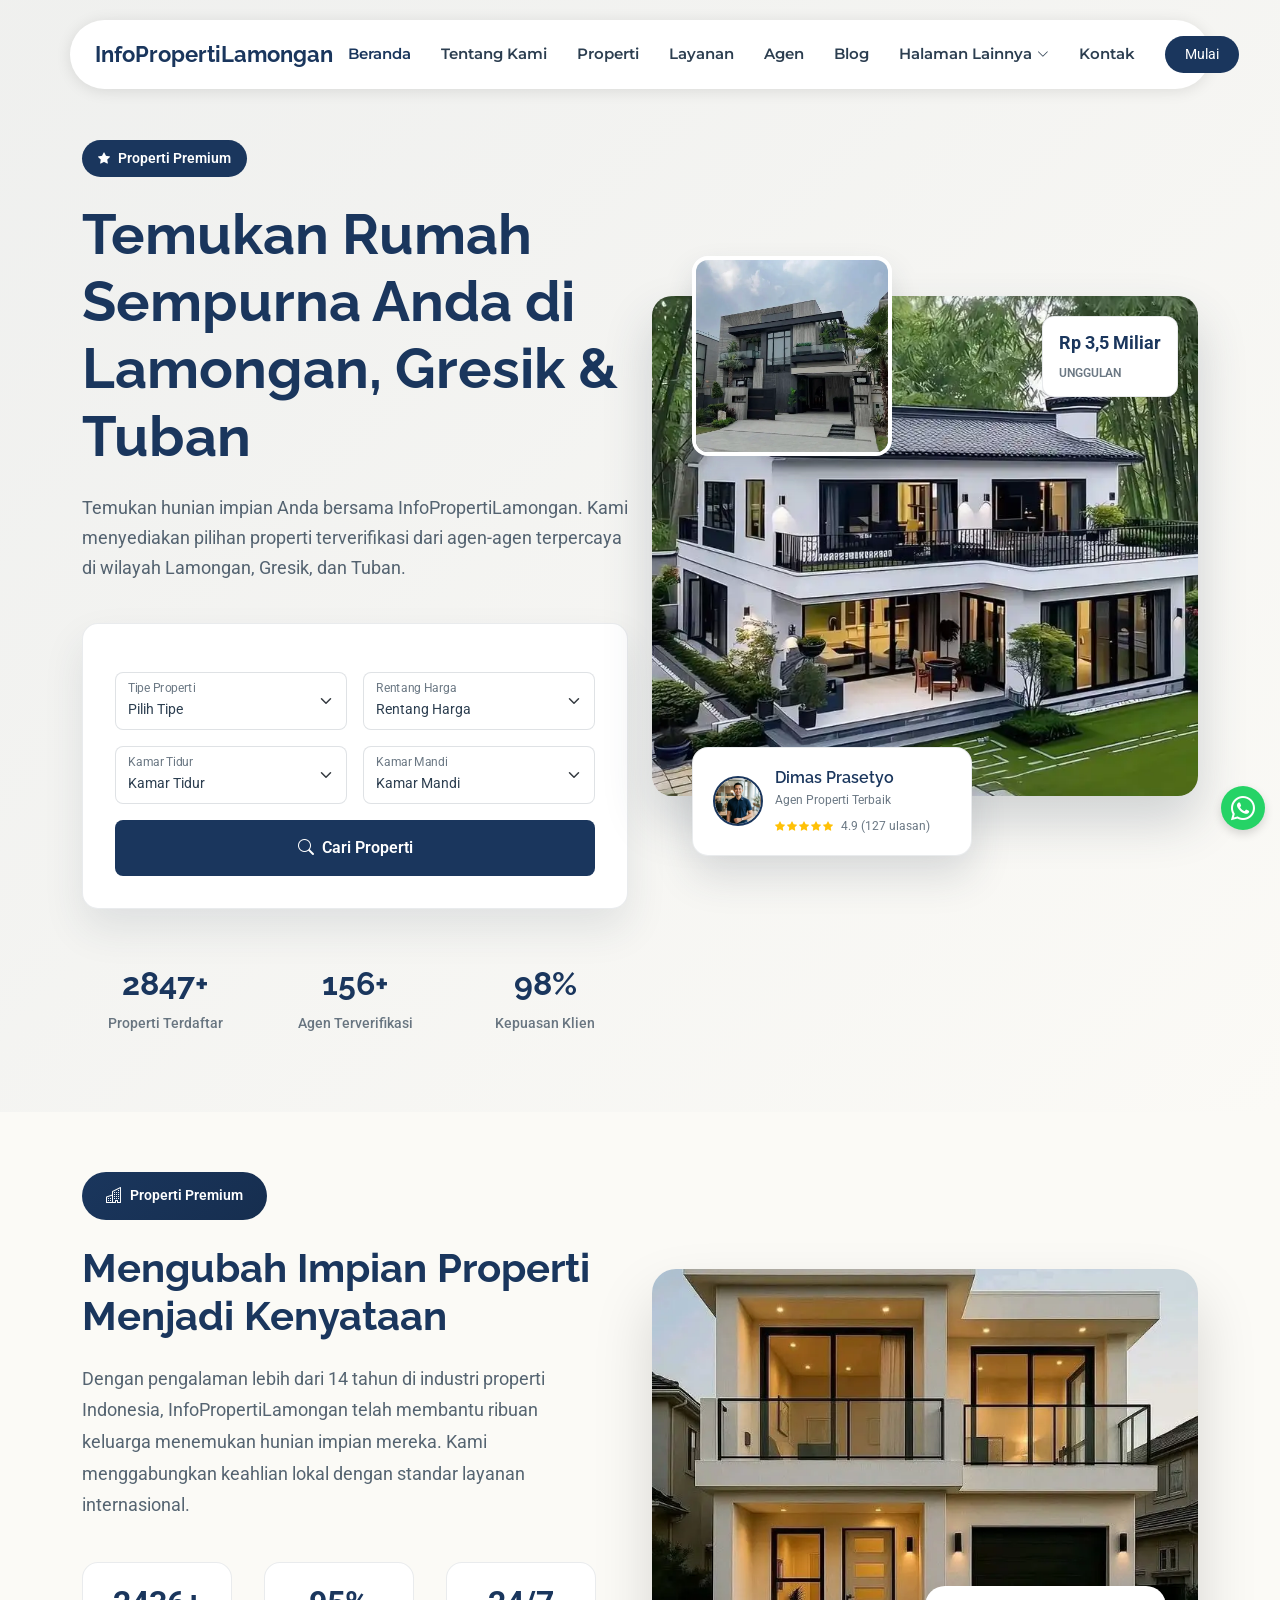
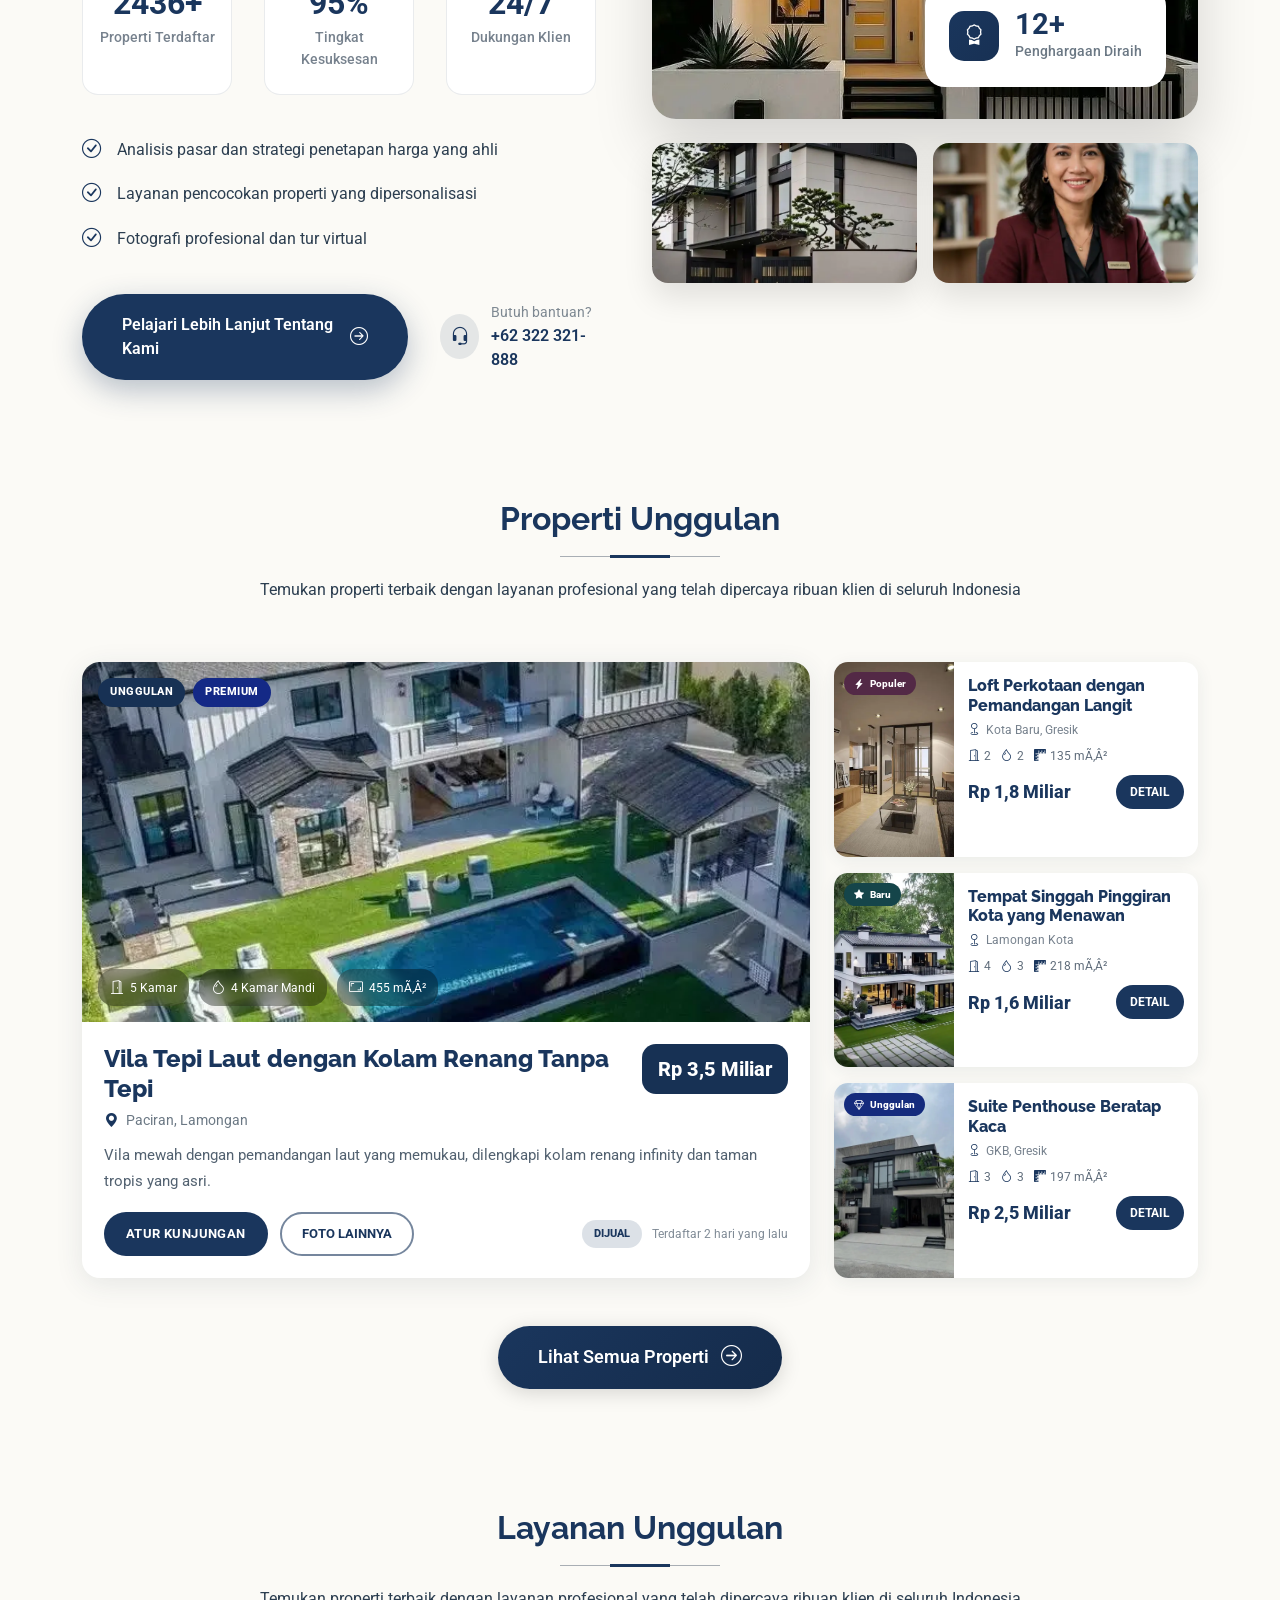
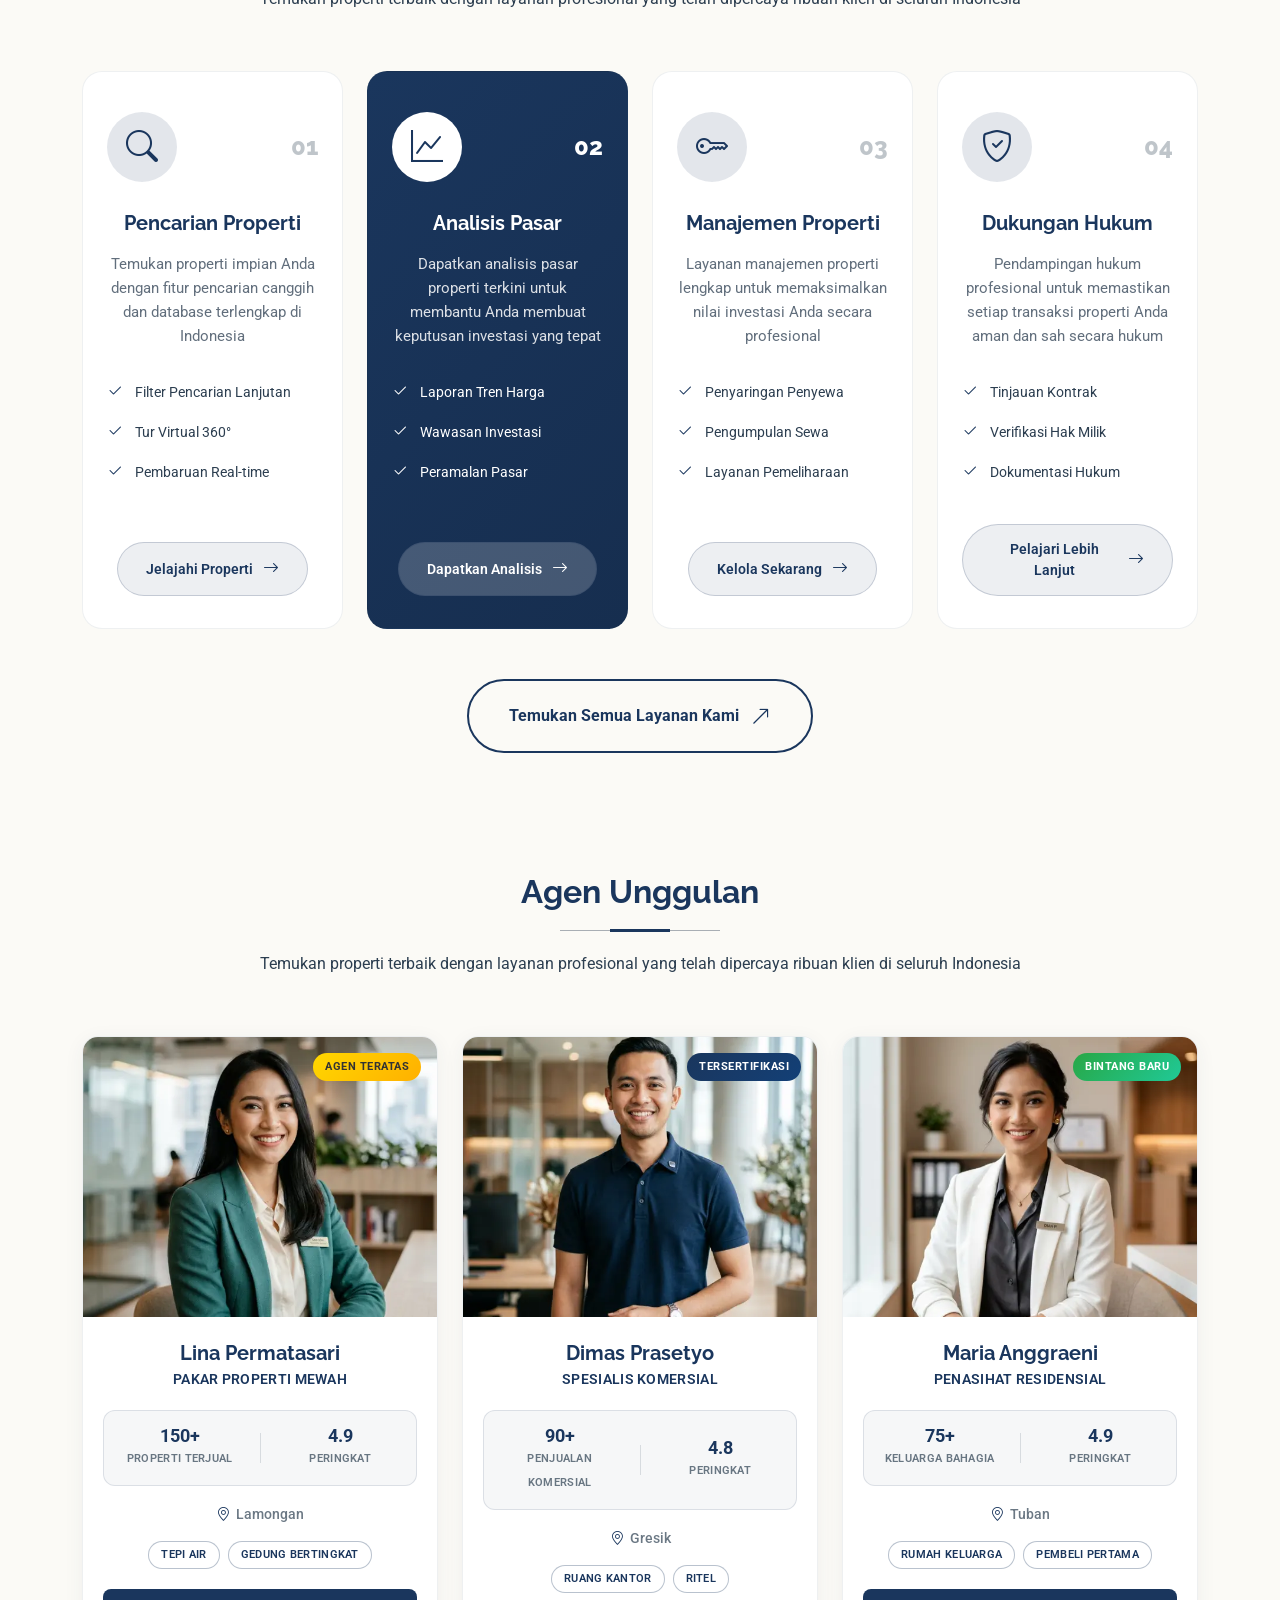
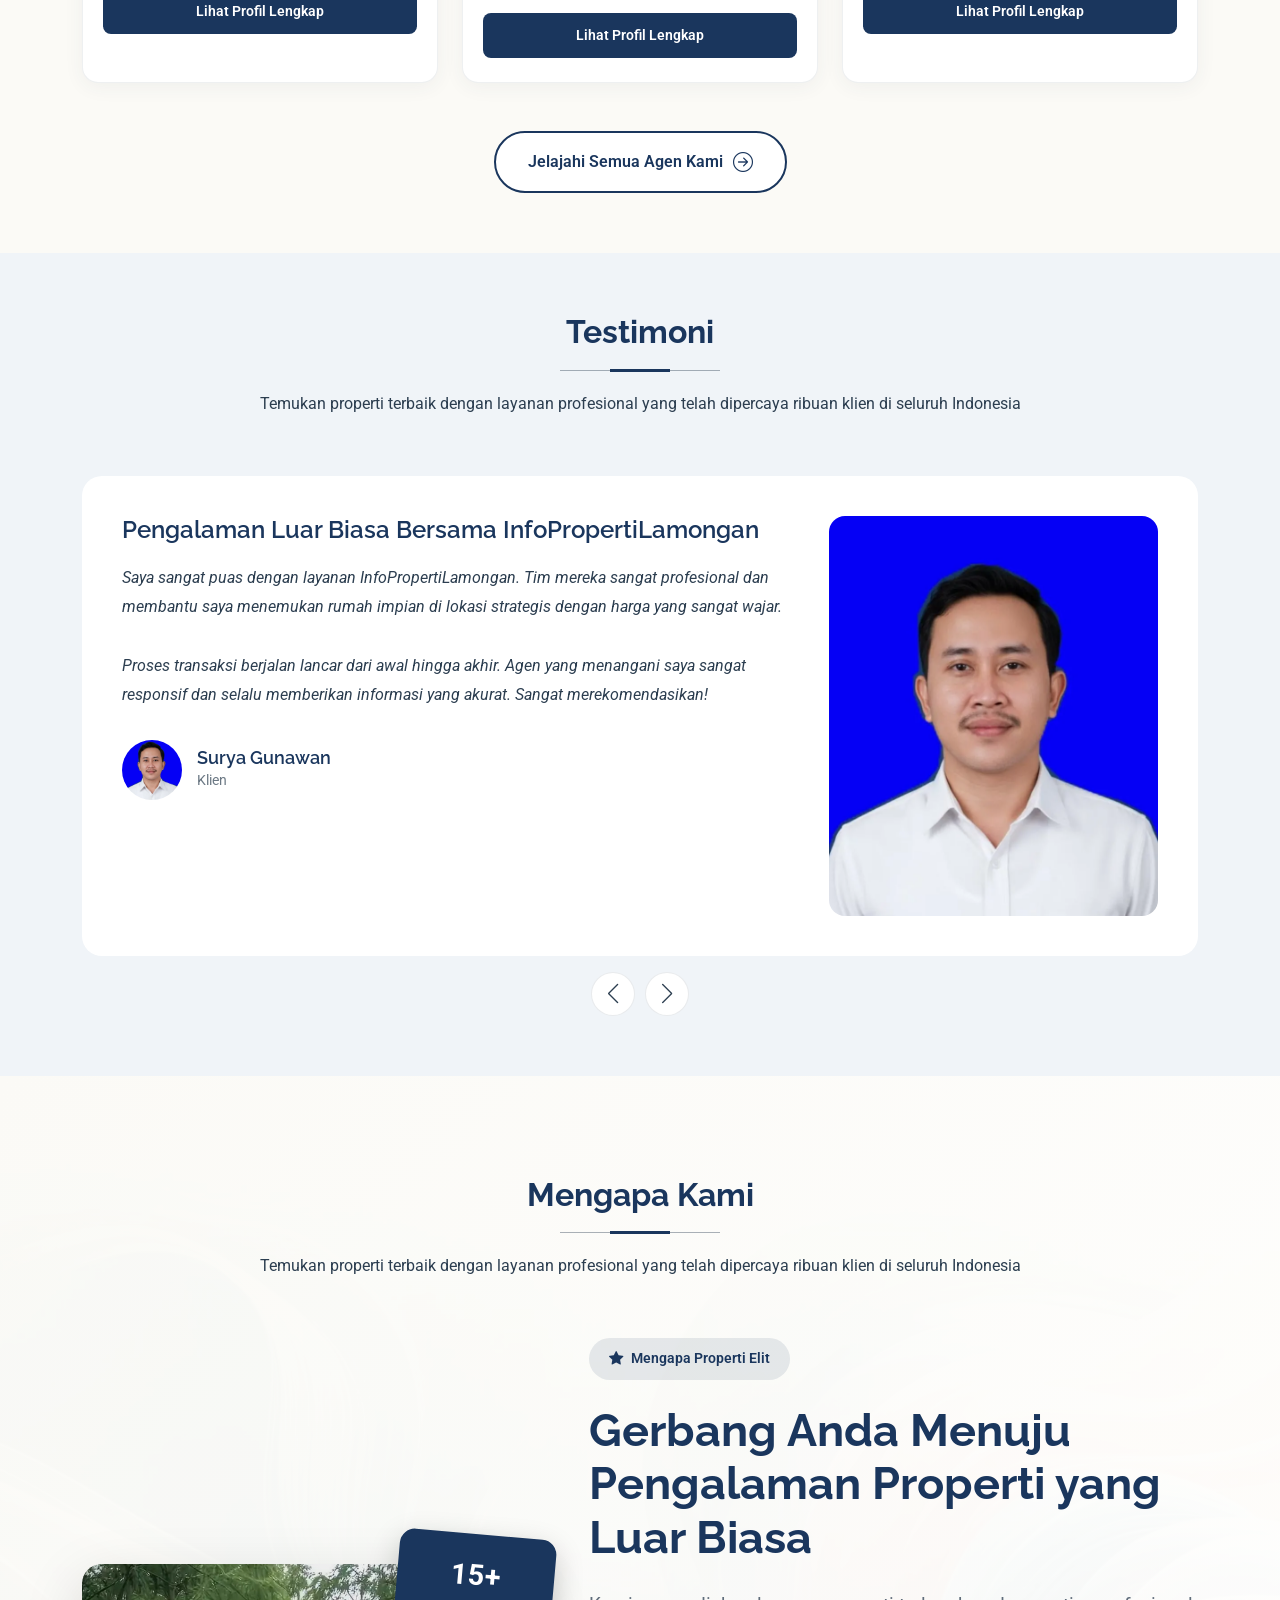
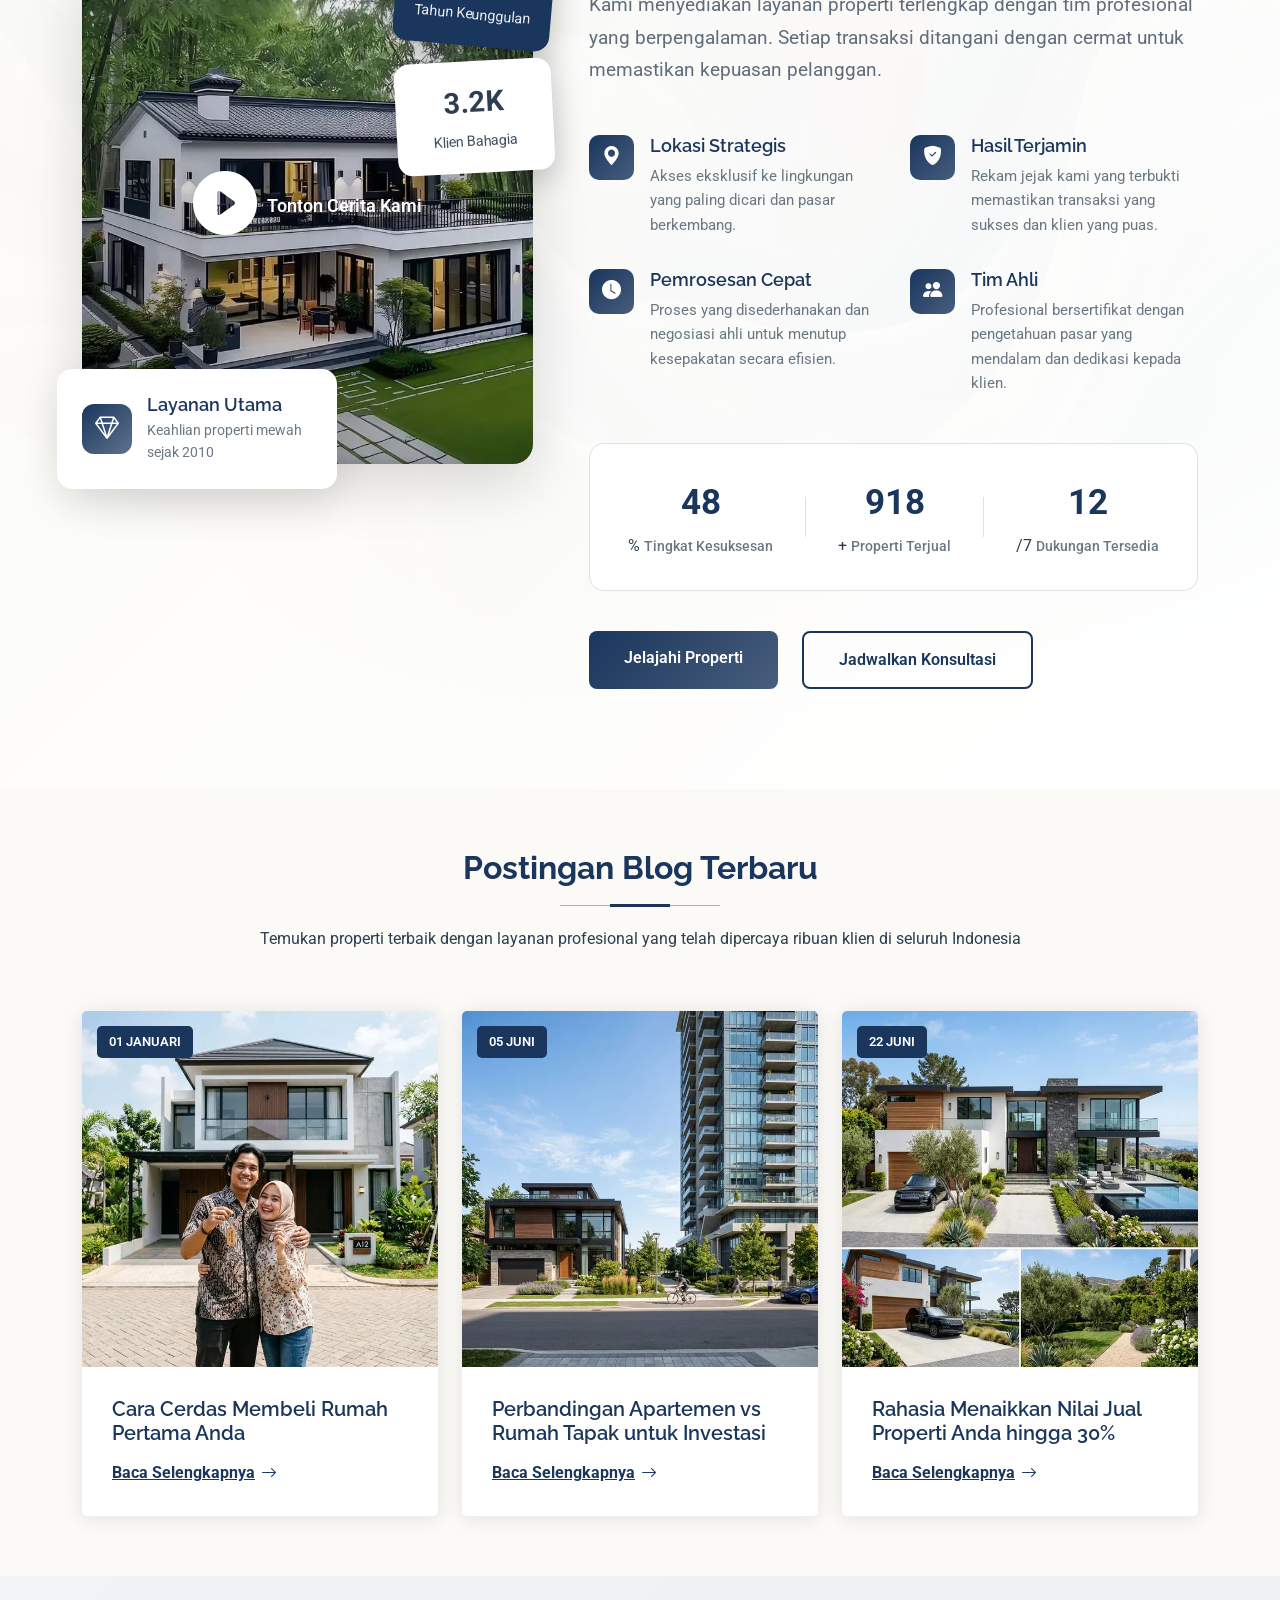
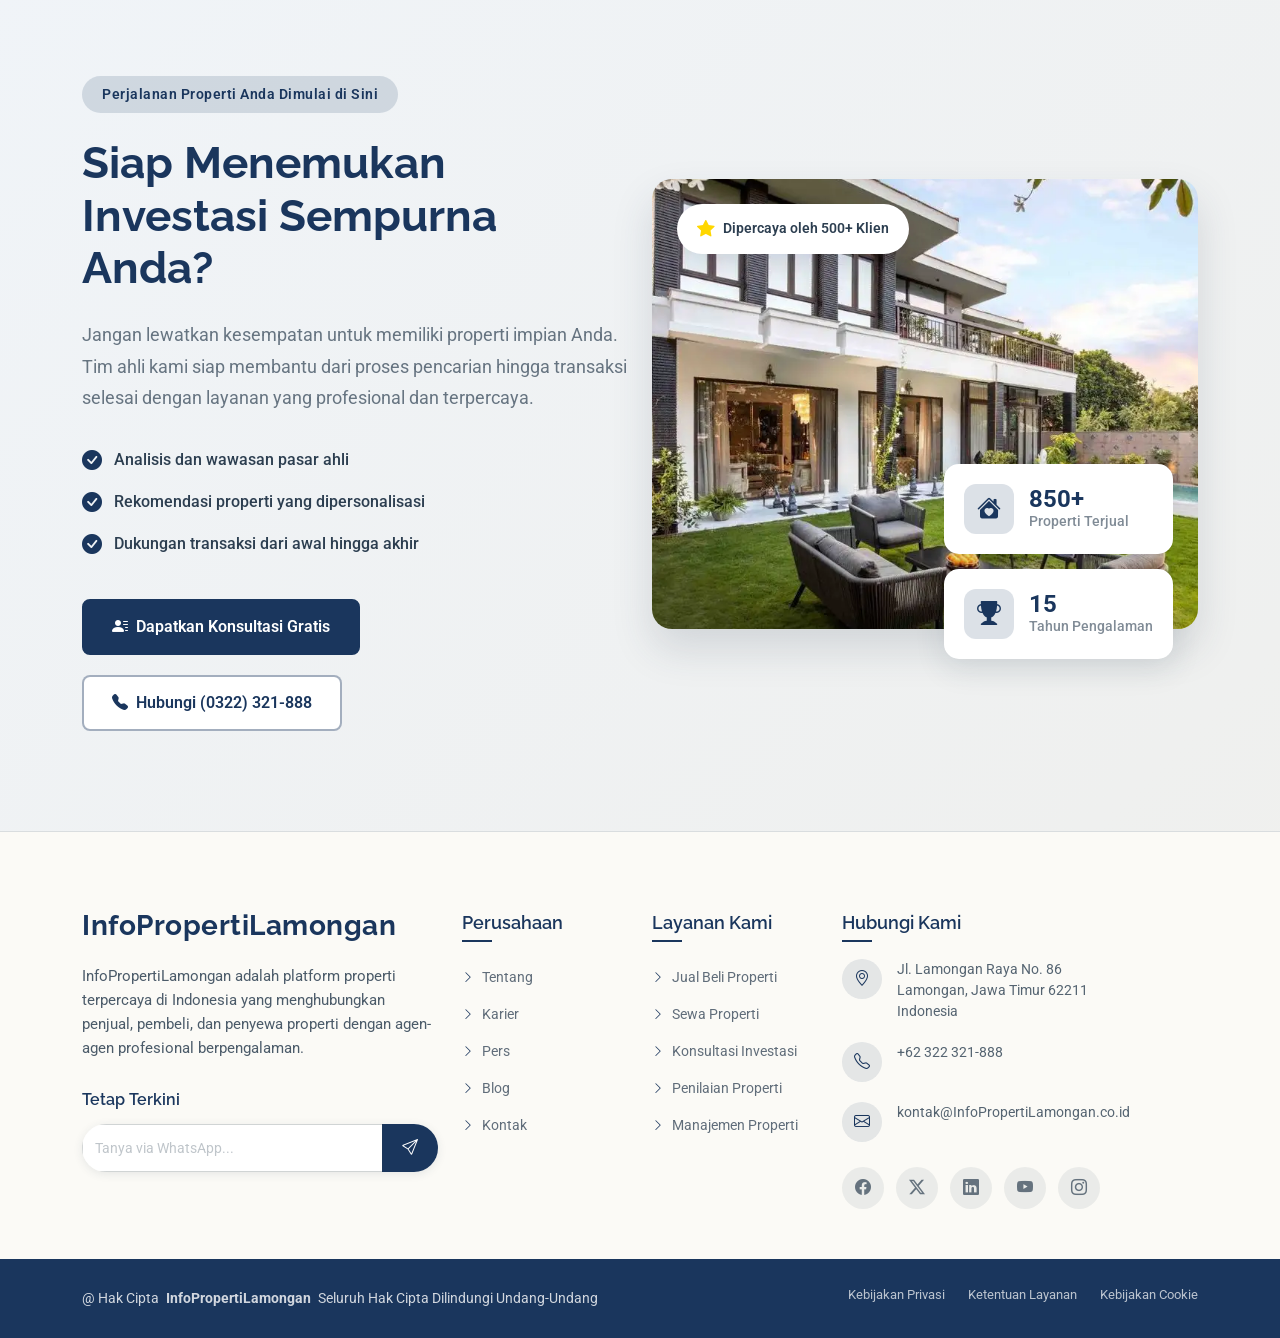
<file: index.html>
<!DOCTYPE html>
<html lang="id">

<head>
  <meta charset="utf-8">
  <meta content="width=device-width, initial-scale=1.0" name="viewport">
  <title>Beranda - InfoPropertiLamongan Indonesia</title>
  <meta name="description"
    content="InfoPropertiLamongan - Platform properti terpercaya di Indonesia. Temukan rumah, apartemen, dan properti komersial impian Anda.">
  <meta name="keywords" content="properti, rumah dijual, apartemen, tanah, investasi properti, agen properti Indonesia">

  <link href="assets/img/favicon.png" rel="icon">
  <link href="assets/img/apple-touch-icon.png" rel="apple-touch-icon">

  <link href="https://fonts.googleapis.com" rel="preconnect">
  <link href="https://fonts.gstatic.com" rel="preconnect" crossorigin>
  <link
    href="https://fonts.googleapis.com/css2?family=Roboto:ital,wght@0,100;0,300;0,400;0,500;0,700;0,900;1,100;1,300;1,400;1,500;1,700;1,900&family=Montserrat:ital,wght@0,100;0,200;0,300;0,400;0,500;0,600;0,700;0,800;0,900;1,100;1,200;1,300;1,400;1,500;1,600;1,700;1,800;1,900&family=Raleway:ital,wght@0,100;0,200;0,300;0,400;0,500;0,600;0,700;0,800;0,900;1,100;1,200;1,300;1,400;1,500;1,600;1,700;1,800;1,900&display=swap"
    rel="stylesheet">

  <link href="assets/vendor/bootstrap/css/bootstrap.min.css" rel="stylesheet">
  <link href="assets/vendor/bootstrap-icons/bootstrap-icons.css" rel="stylesheet">
  <link href="assets/vendor/aos/aos.css" rel="stylesheet">
  <link href="assets/vendor/glightbox/css/glightbox.min.css" rel="stylesheet">
  <link href="assets/vendor/swiper/swiper-bundle.min.css" rel="stylesheet">
  <link href="assets/vendor/drift-zoom/drift-basic.css" rel="stylesheet">

  <link href="assets/css/main.css" rel="stylesheet">

</head>

<body class="index-page">

  <header id="header" class="header d-flex align-items-center fixed-top">
    <div
      class="header-container container-fluid container-xl position-relative d-flex align-items-center justify-content-between">

      <a href="index.html" class="logo d-flex align-items-center me-auto me-xl-0">
        <h1 class="sitename">InfoPropertiLamongan</h1>
      </a>

      <nav id="navmenu" class="navmenu" aria-label="Menu utama">
        <ul>
          <li><a href="index.html" class="active">Beranda</a></li>
          <li><a href="about.html">Tentang Kami</a></li>
          <li><a href="properties.html">Properti</a></li>
          <li><a href="services.html">Layanan</a></li>
          <li><a href="agents.html">Agen</a></li>
          <li><a href="blog.html">Blog</a></li>
          <li class="dropdown"><a href="#" aria-expanded="false" aria-haspopup="true"><span>Halaman Lainnya</span> <i
                class="bi bi-chevron-down toggle-dropdown" aria-hidden="true"></i></a>
            <ul>
              <li><a href="property-details.html">Detail Properti</a></li>
              <li><a href="service-details.html">Detail Layanan</a></li>
              <li><a href="agent-profile.html">Profil Agen</a></li>
              <li><a href="blog-details.html">Detail Blog</a></li>
              <li><a href="terms.html">Syarat & Ketentuan</a></li>
              <li><a href="privacy.html">Privasi</a></li>
            </ul>
          </li>

          <li><a href="contact.html">Kontak</a></li>
        </ul>
        <button class="mobile-nav-toggle d-xl-none bi bi-list" aria-label="Buka menu navigasi" type="button"></button>
      </nav>

      <a class="btn-getstarted" href="https://wa.me/6281234567890?text=Halo%20InfoPropertiLamongan,%20saya%20tertarik%20dan%20ingin%20bertanya%20lebih%20lanjut." target="_blank" rel="noopener">Mulai</a>

    </div>
  </header>

  <main class="main">

    <section id="hero" class="hero section">

      <div class="container" data-aos="fade-up" data-aos-delay="100">

        <div class="hero-content">
          <div class="row align-items-center">

            <div class="col-lg-6 hero-text" data-aos="fade-right" data-aos-delay="200">
              <div class="hero-badge">
                <i class="bi bi-star-fill" aria-hidden="true"></i>
                <span>Properti Premium</span>
              </div>
              <h1>Temukan Rumah Sempurna Anda di Lamongan, Gresik & Tuban</h1>
              <p>Temukan hunian impian Anda bersama InfoPropertiLamongan. Kami menyediakan pilihan properti terverifikasi
                dari agen-agen terpercaya di wilayah Lamongan, Gresik, dan Tuban.</p>

              <div class="search-form" data-aos="fade-up" data-aos-delay="300">
                <form action="properties.html" method="get">
                  <div class="row g-3">
                    <div class="col-12">
                    </div>

                    <div class="col-md-6">
                      <div class="form-floating">
                        <select class="form-select" id="property-type" name="property_type" required="">
                          <option value="">Pilih Tipe</option>
                          <option value="house">Rumah</option>
                          <option value="apartment">Apartemen</option>
                          <option value="townhouse">Townhouse</option>
                        </select>
                        <label for="property-type">Tipe Properti</label>
                      </div>
                    </div>

                    <div class="col-md-6">
                      <div class="form-floating">
                        <select class="form-select" id="price-range" name="price_range" required="">
                          <option value="">Rentang Harga</option>
                          <option value="0-200000">Di Bawah Rp 3 Miliar</option>
                          <option value="200000-500000">Rp 3 - 7 Miliar</option>
                          <option value="500000-800000">Rp 7 - 12 Miliar</option>
                          <option value="800000-1200000">Rp 12 - 18 Miliar</option>
                          <option value="1200000+">Di Atas Rp 18 Miliar</option>
                        </select>
                        <label for="price-range">Rentang Harga</label>
                      </div>
                    </div>

                    <div class="col-md-6">
                      <div class="form-floating">
                        <select class="form-select" id="bedrooms" name="bedrooms">
                          <option value="">Kamar Tidur</option>
                          <option value="1">1 Kamar Tidur</option>
                          <option value="2">2 Kamar Tidur</option>
                          <option value="3">3 Kamar Tidur</option>
                          <option value="4">4 Kamar Tidur</option>
                          <option value="5+">5+ Kamar Tidur</option>
                        </select>
                        <label for="bedrooms">Kamar Tidur</label>
                      </div>
                    </div>

                    <div class="col-md-6">
                      <div class="form-floating">
                        <select class="form-select" id="bathrooms" name="bathrooms">
                          <option value="">Kamar Mandi</option>
                          <option value="1">1 Kamar Mandi</option>
                          <option value="2">2 Kamar Mandi</option>
                          <option value="3">3 Kamar Mandi</option>
                          <option value="4+">4+ Kamar Mandi</option>
                        </select>
                        <label for="bathrooms">Kamar Mandi</label>
                      </div>
                    </div>

                    <div class="col-12">
                      <button type="submit" class="btn btn-search w-100">
                        <i class="bi bi-search" aria-hidden="true"></i>
                        Cari Properti
                      </button>
                    </div>
                  </div>
                </form>
              </div>

              <div class="hero-stats" data-aos="fade-up" data-aos-delay="400">
                <div class="row">
                  <div class="col-4">
                    <div class="stat-item">
                      <h3><span data-purecounter-start="0" data-purecounter-end="2847" data-purecounter-duration="1"
                          class="purecounter"></span>+</h3>
                      <p>Properti Terdaftar</p>
                    </div>
                  </div>
                  <div class="col-4">
                    <div class="stat-item">
                      <h3><span data-purecounter-start="0" data-purecounter-end="156" data-purecounter-duration="1"
                          class="purecounter"></span>+</h3>
                      <p>Agen Terverifikasi</p>
                    </div>
                  </div>
                  <div class="col-4">
                    <div class="stat-item">
                      <h3><span data-purecounter-start="0" data-purecounter-end="98" data-purecounter-duration="1"
                          class="purecounter"></span>%</h3>
                      <p>Kepuasan Klien</p>
                    </div>
                  </div>
                </div>
              </div>

            </div>
            <div class="col-lg-6 hero-images" data-aos="fade-left" data-aos-delay="400">
              <div class="image-stack">
                <div class="main-image">
                  <img src="assets/img/real-estate/rumah3.webp" alt="Properti Mewah" class="img-fluid">
                  <div class="property-tag">
                    <span class="price">Rp 3,5 Miliar</span>
                    <span class="type">Unggulan</span>
                  </div>
                </div>

                <div class="secondary-image">
                  <img src="assets/img/real-estate/town6.webp" alt="Interior Properti" class="img-fluid">
                </div>

                <div class="floating-card">
                  <div class="agent-info">
                    <img src="assets/img/real-estate/agent-4.webp" alt="Agen" class="agent-avatar">
                    <div class="agent-details">
                      <h5>Dimas Prasetyo</h5>
                      <p>Agen Properti Terbaik</p>
                      <div class="rating">
                        <i class="bi bi-star-fill"></i>
                        <i class="bi bi-star-fill"></i>
                        <i class="bi bi-star-fill"></i>
                        <i class="bi bi-star-fill"></i>
                        <i class="bi bi-star-fill"></i>
                        <span>4.9 (127 ulasan)</span>
                      </div>
                    </div>
                  </div>
                </div>
              </div>
            </div>
          </div>
        </div>

      </div>

    </section>
    <section id="home-about" class="home-about section">

      <div class="container" data-aos="fade-up" data-aos-delay="100">

        <div class="row align-items-center gy-5">

          <div class="col-lg-6 order-lg-2" data-aos="fade-left" data-aos-delay="200">
            <div class="image-section">
              <div class="main-image-wrapper">
                <img src="assets/img/real-estate/town1.webp" alt="Properti Premium" class="img-fluid main-image">
                <div class="floating-card">
                  <div class="card-content">
                    <div class="icon">
                      <i class="bi bi-award"></i>
                    </div>
                    <div class="text">
                      <span class="number"><span data-purecounter-start="0" data-purecounter-end="12"
                          data-purecounter-duration="1" class="purecounter"></span>+</span>
                      <span class="label">Penghargaan Diraih</span>
                    </div>
                  </div>
                </div>
              </div>
              <div class="secondary-images">
                <div class="small-image">
                  <img src="assets/img/real-estate/town7.webp" alt="Desain Interior" class="img-fluid">
                </div>
                <div class="small-image">
                  <img src="assets/img/real-estate/agent-3.webp" alt="Agen Ahli" class="img-fluid">
                </div>
              </div>
            </div>
          </div>

          <div class="col-lg-6 order-lg-1" data-aos="fade-right" data-aos-delay="300">
            <div class="content-wrapper">
              <div class="section-badge">
                <i class="bi bi-buildings"></i>
                <span>Properti Premium</span>
              </div>

              <h2>Mengubah Impian Properti Menjadi Kenyataan</h2>

              <p>Dengan pengalaman lebih dari 14 tahun di industri properti Indonesia, InfoPropertiLamongan telah membantu ribuan
                keluarga menemukan hunian impian mereka. Kami menggabungkan keahlian lokal dengan standar layanan
                internasional.</p>

              <div class="stats-grid">
                <div class="stat-item" data-aos="zoom-in" data-aos-delay="400">
                  <div class="stat-number">
                    <span data-purecounter-start="0" data-purecounter-end="2800" data-purecounter-duration="2"
                      class="purecounter"></span>+
                  </div>
                  <div class="stat-label">Properti Terdaftar</div>
                </div>

                <div class="stat-item" data-aos="zoom-in" data-aos-delay="450">
                  <div class="stat-number">
                    <span data-purecounter-start="0" data-purecounter-end="95" data-purecounter-duration="1"
                      class="purecounter"></span>%
                  </div>
                  <div class="stat-label">Tingkat Kesuksesan</div>
                </div>

                <div class="stat-item" data-aos="zoom-in" data-aos-delay="500">
                  <div class="stat-number">
                    <span data-purecounter-start="0" data-purecounter-end="24" data-purecounter-duration="1"
                      class="purecounter"></span>/7
                  </div>
                  <div class="stat-label">Dukungan Klien</div>
                </div>
              </div>

              <div class="features-list">
                <div class="feature-item">
                  <i class="bi bi-check-circle"></i>
                  <span>Analisis pasar dan strategi penetapan harga yang ahli</span>
                </div>
                <div class="feature-item">
                  <i class="bi bi-check-circle"></i>
                  <span>Layanan pencocokan properti yang dipersonalisasi</span>
                </div>
                <div class="feature-item">
                  <i class="bi bi-check-circle"></i>
                  <span>Fotografi profesional dan tur virtual</span>
                </div>
              </div>

              <div class="cta-wrapper">
                <a href="about.html" class="btn-primary">
                  <span>Pelajari Lebih Lanjut Tentang Kami</span>
                  <i class="bi bi-arrow-right-circle"></i>
                </a>
                <div class="contact-quick">
                  <i class="bi bi-headset"></i>
                  <div class="contact-text">
                    <span>Butuh bantuan?</span>
                    <a href="tel:+62322321888">+62 322 321-888</a>
                  </div>
                </div>
              </div>
            </div>
          </div>

        </div>

      </div>

    </section>
    <section id="featured-properties" class="featured-properties section">

      <div class="container section-title" data-aos="fade-up">
        <h2>Properti Unggulan</h2>
        <p>Temukan properti terbaik dengan layanan profesional yang telah dipercaya ribuan klien di seluruh Indonesia
        </p>
      </div>
      <div class="container" data-aos="fade-up" data-aos-delay="100">

        <div class="grid-featured" data-aos="zoom-in" data-aos-delay="150">

          <article class="highlight-card">
            <div class="media">
              <div class="badge-set">
                <span class="flag featured">Unggulan</span>
                <span class="flag premium">Premium</span>
              </div>
              <a href="property-details.html?id=1" class="image-link">
                <img src="assets/img/real-estate/rumah6.webp" alt="Vila Pameran" class="img-fluid">
              </a>
              <div class="quick-specs">
                <span><i class="bi bi-door-open"></i> 5 Kamar</span>
                <span><i class="bi bi-droplet"></i> 4 Kamar Mandi</span>
                <span><i class="bi bi-aspect-ratio"></i> 455 mÃ‚Â²</span>
              </div>
            </div>
            <div class="content">
              <div class="top">
                <div>
                  <h3><a href="property-details.html?id=1">Vila Tepi Laut dengan Kolam Renang Tanpa Tepi</a></h3>
                  <div class="loc"><i class="bi bi-geo-alt-fill"></i> Paciran, Lamongan</div>
                </div>
                <div class="price">Rp 3,5 Miliar</div>
              </div>
              <p class="excerpt">Vila mewah dengan pemandangan laut yang memukau, dilengkapi kolam renang infinity dan
                taman tropis yang asri.</p>
              <div class="cta">
                <a href="https://wa.me/6281234567890?text=Halo%20InfoPropertiLamongan,%20saya%20tertarik%20dan%20ingin%20bertanya%20lebih%20lanjut." class="btn-main">Atur Kunjungan</a>
                <a href="property-details.html?id=1" class="btn-soft">Foto Lainnya</a>
                <div class="meta">
                  <span class="status for-sale">Dijual</span>
                  <span class="listed">Terdaftar 2 hari yang lalu</span>
                </div>
              </div>
            </div>
          </article>
          <div class="mini-list">

            <article class="mini-card" data-aos="fade-up" data-aos-delay="200">
              <a href="property-details.html?id=2" class="thumb">
                <img src="assets/img/real-estate/apart2.webp" alt="Surga Loft" class="img-fluid" loading="lazy">
                <span class="label hot"><i class="bi bi-lightning-charge-fill"></i> Populer</span>
              </a>
              <div class="mini-body">
                <h4><a href="property-details.html?id=2">Loft Perkotaan dengan Pemandangan Langit</a></h4>
                <div class="mini-loc"><i class="bi bi-geo"></i> Kota Baru, Gresik</div>
                <div class="mini-specs">
                  <span><i class="bi bi-door-open"></i> 2</span>
                  <span><i class="bi bi-droplet"></i> 2</span>
                  <span><i class="bi bi-rulers"></i> 135 mÃ‚Â²</span>
                </div>
                <div class="mini-foot">
                  <div class="mini-price">Rp 1,8 Miliar</div>
                  <a href="property-details.html?id=2" class="mini-btn">Detail</a>
                </div>
              </div>
            </article>
            <article class="mini-card" data-aos="fade-up" data-aos-delay="250">
              <a href="property-details.html?id=3" class="thumb">
                <img src="assets/img/real-estate/rumah3.webp" alt="Rumah Pinggiran Kota" class="img-fluid"
                  loading="lazy">
                <span class="label new"><i class="bi bi-star-fill"></i> Baru</span>
              </a>
              <div class="mini-body">
                <h4><a href="property-details.html?id=3">Tempat Singgah Pinggiran Kota yang Menawan</a></h4>
                <div class="mini-loc"><i class="bi bi-geo"></i> Lamongan Kota</div>
                <div class="mini-specs">
                  <span><i class="bi bi-door-open"></i> 4</span>
                  <span><i class="bi bi-droplet"></i> 3</span>
                  <span><i class="bi bi-rulers"></i> 218 mÃ‚Â²</span>
                </div>
                <div class="mini-foot">
                  <div class="mini-price">Rp 1,6 Miliar</div>
                  <a href="property-details.html?id=3" class="mini-btn">Detail</a>
                </div>
              </div>
            </article>
            <article class="mini-card" data-aos="fade-up" data-aos-delay="300">
              <a href="property-details.html?id=4" class="thumb">
                <img src="assets/img/real-estate/town6.webp" alt="Penthouse" class="img-fluid" loading="lazy">
                <span class="label featured"><i class="bi bi-gem"></i> Unggulan</span>
              </a>
              <div class="mini-body">
                <h4><a href="property-details.html?id=4">Suite Penthouse Beratap Kaca</a></h4>
                <div class="mini-loc"><i class="bi bi-geo"></i> GKB, Gresik</div>
                <div class="mini-specs">
                  <span><i class="bi bi-door-open"></i> 3</span>
                  <span><i class="bi bi-droplet"></i> 3</span>
                  <span><i class="bi bi-rulers"></i> 197 mÃ‚Â²</span>
                </div>
                <div class="mini-foot">
                  <div class="mini-price">Rp 2,5 Miliar</div>
                  <a href="property-details.html?id=4" class="mini-btn">Detail</a>
                </div>
              </div>
            </article>
          </div>
        </div>

        <div class="text-center mt-5" data-aos="fade-up" data-aos-delay="300">
          <a href="properties.html" class="btn-view-all-properties">
            <span>Lihat Semua Properti</span>
            <i class="bi bi-arrow-right-circle"></i>
          </a>
        </div>

      </div>

    </section>
    <section id="featured-services" class="featured-services section">

      <div class="container section-title" data-aos="fade-up">
        <h2>Layanan Unggulan</h2>
        <p>Temukan properti terbaik dengan layanan profesional yang telah dipercaya ribuan klien di seluruh Indonesia
        </p>
      </div>
      <div class="container" data-aos="fade-up" data-aos-delay="100">

        <div class="row g-4 justify-content-center">

          <div class="col-lg-3 col-md-6" data-aos="zoom-in" data-aos-delay="200">
            <div class="service-card">
              <div class="service-header">
                <div class="service-icon">
                  <i class="bi bi-search"></i>
                </div>
                <div class="service-number">01</div>
              </div>
              <div class="service-content">
                <h3><a href="service-details.html">Pencarian Properti</a></h3>
                <p>Temukan properti impian Anda dengan fitur pencarian canggih dan database terlengkap di Indonesia</p>
                <ul class="service-features">
                  <li><i class="bi bi-check2"></i> Filter Pencarian Lanjutan</li>
                  <li><i class="bi bi-check2"></i> Tur Virtual 360°</li>
                  <li><i class="bi bi-check2"></i> Pembaruan Real-time</li>
                </ul>
              </div>
              <div class="service-action">
                <a href="service-details.html" class="service-btn">
                  <span>Jelajahi Properti</span>
                  <i class="bi bi-arrow-right"></i>
                </a>
              </div>
            </div>
          </div>
          <div class="col-lg-3 col-md-6" data-aos="zoom-in" data-aos-delay="300">
            <div class="service-card featured">
              <div class="service-header">
                <div class="service-icon">
                  <i class="bi bi-graph-up"></i>
                </div>
                <div class="service-number">02</div>
              </div>
              <div class="service-content">
                <h3><a href="service-details.html">Analisis Pasar</a></h3>
                <p>Dapatkan analisis pasar properti terkini untuk membantu Anda membuat keputusan investasi yang tepat
                </p>
                <ul class="service-features">
                  <li><i class="bi bi-check2"></i> Laporan Tren Harga</li>
                  <li><i class="bi bi-check2"></i> Wawasan Investasi</li>
                  <li><i class="bi bi-check2"></i> Peramalan Pasar</li>
                </ul>
              </div>
              <div class="service-action">
                <a href="service-details.html" class="service-btn">
                  <span>Dapatkan Analisis</span>
                  <i class="bi bi-arrow-right"></i>
                </a>
              </div>
            </div>
          </div>
          <div class="col-lg-3 col-md-6" data-aos="zoom-in" data-aos-delay="400">
            <div class="service-card">
              <div class="service-header">
                <div class="service-icon">
                  <i class="bi bi-key"></i>
                </div>
                <div class="service-number">03</div>
              </div>
              <div class="service-content">
                <h3><a href="service-details.html">Manajemen Properti</a></h3>
                <p>Layanan manajemen properti lengkap untuk memaksimalkan nilai investasi Anda secara profesional</p>
                <ul class="service-features">
                  <li><i class="bi bi-check2"></i> Penyaringan Penyewa</li>
                  <li><i class="bi bi-check2"></i> Pengumpulan Sewa</li>
                  <li><i class="bi bi-check2"></i> Layanan Pemeliharaan</li>
                </ul>
              </div>
              <div class="service-action">
                <a href="service-details.html" class="service-btn">
                  <span>Kelola Sekarang</span>
                  <i class="bi bi-arrow-right"></i>
                </a>
              </div>
            </div>
          </div>
          <div class="col-lg-3 col-md-6" data-aos="zoom-in" data-aos-delay="500">
            <div class="service-card">
              <div class="service-header">
                <div class="service-icon">
                  <i class="bi bi-shield-check"></i>
                </div>
                <div class="service-number">04</div>
              </div>
              <div class="service-content">
                <h3><a href="service-details.html">Dukungan Hukum</a></h3>
                <p>Pendampingan hukum profesional untuk memastikan setiap transaksi properti Anda aman dan sah secara
                  hukum</p>
                <ul class="service-features">
                  <li><i class="bi bi-check2"></i> Tinjauan Kontrak</li>
                  <li><i class="bi bi-check2"></i> Verifikasi Hak Milik</li>
                  <li><i class="bi bi-check2"></i> Dokumentasi Hukum</li>
                </ul>
              </div>
              <div class="service-action">
                <a href="service-details.html" class="service-btn">
                  <span>Pelajari Lebih Lanjut</span>
                  <i class="bi bi-arrow-right"></i>
                </a>
              </div>
            </div>
          </div>
        </div>

        <div class="text-center" data-aos="fade-up" data-aos-delay="600">
          <a href="services.html" class="btn-all-services">
            <span>Temukan Semua Layanan Kami</span>
            <i class="bi bi-arrow-up-right"></i>
          </a>
        </div>

      </div>

    </section>
    <section id="featured-agents" class="featured-agents section">

      <div class="container section-title" data-aos="fade-up">
        <h2>Agen Unggulan</h2>
        <p>Temukan properti terbaik dengan layanan profesional yang telah dipercaya ribuan klien di seluruh Indonesia
        </p>
      </div>
      <div class="container" data-aos="fade-up" data-aos-delay="100">

        <div class="row gy-5 justify-content-center">

          <div class="col-lg-6 col-xl-4" data-aos="fade-up" data-aos-delay="100">
            <div class="agent-card">
              <div class="agent-image">
                <img src="assets/img/real-estate/agent-5.webp" alt="Agen Teratas" class="img-fluid">
                <div class="agent-overlay">
                  <div class="contact-buttons">
                    <a href="https://wa.me/6281234567890?text=Halo%20InfoPropertiLamongan,%20saya%20tertarik%20dan%20ingin%20bertanya%20lebih%20lanjut." class="btn-contact" title="Hubungi Agen">
                      <i class="bi bi-telephone"></i>
                    </a>
                    <a href="mailto:lina.permatasari@InfoPropertiLamongan.co.id" class="btn-contact" title="Email Agen">
                      <i class="bi bi-envelope"></i>
                    </a>
                    <a href="https://wa.me/6281234567890" target="_blank" rel="noopener" class="btn-contact"
                      title="WhatsApp">
                      <i class="bi bi-whatsapp"></i>
                    </a>
                  </div>
                </div>
                <div class="status-badge top-agent">Agen Teratas</div>
              </div>
              <div class="agent-info">
                <div class="agent-meta">
                  <h3 class="agent-name">Lina Permatasari</h3>
                  <p class="agent-title">Pakar Properti Mewah</p>
                </div>
                <div class="agent-stats">
                  <div class="stat-item">
                    <span class="stat-number">150+</span>
                    <span class="stat-label">Properti Terjual</span>
                  </div>
                  <div class="stat-divider"></div>
                  <div class="stat-item">
                    <span class="stat-number">4.9</span>
                    <span class="stat-label">Peringkat</span>
                  </div>
                </div>
                <div class="location-tag">
                  <i class="bi bi-geo-alt"></i>
                  <span>Lamongan</span>
                </div>
                <div class="specialties">
                  <span class="specialty-tag">Tepi Air</span>
                  <span class="specialty-tag">Gedung Bertingkat</span>
                </div>
                <a href="agent-profile.html?id=lina" class="profile-link">Lihat Profil Lengkap</a>
              </div>
            </div>
          </div>
          <div class="col-lg-6 col-xl-4" data-aos="fade-up" data-aos-delay="200">
            <div class="agent-card">
              <div class="agent-image">
                <img src="assets/img/real-estate/agent-4.webp" alt="Agen Teratas" class="img-fluid">
                <div class="agent-overlay">
                  <div class="contact-buttons">
                    <a href="https://wa.me/6281234567890?text=Halo%20InfoPropertiLamongan,%20saya%20tertarik%20dan%20ingin%20bertanya%20lebih%20lanjut." class="btn-contact" title="Hubungi Agen">
                      <i class="bi bi-telephone"></i>
                    </a>
                    <a href="mailto:dimas.prasetyo@InfoPropertiLamongan.co.id" class="btn-contact" title="Email Agen">
                      <i class="bi bi-envelope"></i>
                    </a>
                    <a href="https://wa.me/6281234567890" target="_blank" rel="noopener" class="btn-contact"
                      title="WhatsApp">
                      <i class="bi bi-whatsapp"></i>
                    </a>
                  </div>
                </div>
                <div class="status-badge certified">Tersertifikasi</div>
              </div>
              <div class="agent-info">
                <div class="agent-meta">
                  <h3 class="agent-name">Dimas Prasetyo</h3>
                  <p class="agent-title">Spesialis Komersial</p>
                </div>
                <div class="agent-stats">
                  <div class="stat-item">
                    <span class="stat-number">90+</span>
                    <span class="stat-label">Penjualan Komersial</span>
                  </div>
                  <div class="stat-divider"></div>
                  <div class="stat-item">
                    <span class="stat-number">4.8</span>
                    <span class="stat-label">Peringkat</span>
                  </div>
                </div>
                <div class="location-tag">
                  <i class="bi bi-geo-alt"></i>
                  <span>Gresik</span>
                </div>
                <div class="specialties">
                  <span class="specialty-tag">Ruang Kantor</span>
                  <span class="specialty-tag">Ritel</span>
                </div>
                <a href="agent-profile.html?id=dimas" class="profile-link">Lihat Profil Lengkap</a>
              </div>
            </div>
          </div>
          <div class="col-lg-6 col-xl-4" data-aos="fade-up" data-aos-delay="300">
            <div class="agent-card">
              <div class="agent-image">
                <img src="assets/img/real-estate/agent-8.webp" alt="Agen Teratas" class="img-fluid">
                <div class="agent-overlay">
                  <div class="contact-buttons">
                    <a href="https://wa.me/6281234567890?text=Halo%20InfoPropertiLamongan,%20saya%20tertarik%20dan%20ingin%20bertanya%20lebih%20lanjut." class="btn-contact" title="Hubungi Agen">
                      <i class="bi bi-telephone"></i>
                    </a>
                    <a href="mailto:maria.anggraeni@InfoPropertiLamongan.co.id" class="btn-contact" title="Email Agen">
                      <i class="bi bi-envelope"></i>
                    </a>
                    <a href="https://wa.me/6281234567890" target="_blank" rel="noopener" class="btn-contact"
                      title="WhatsApp">
                      <i class="bi bi-whatsapp"></i>
                    </a>
                  </div>
                </div>
                <div class="status-badge new-star">Bintang Baru</div>
              </div>
              <div class="agent-info">
                <div class="agent-meta">
                  <h3 class="agent-name">Maria Anggraeni</h3>
                  <p class="agent-title">Penasihat Residensial</p>
                </div>
                <div class="agent-stats">
                  <div class="stat-item">
                    <span class="stat-number">75+</span>
                    <span class="stat-label">Keluarga Bahagia</span>
                  </div>
                  <div class="stat-divider"></div>
                  <div class="stat-item">
                    <span class="stat-number">4.9</span>
                    <span class="stat-label">Peringkat</span>
                  </div>
                </div>
                <div class="location-tag">
                  <i class="bi bi-geo-alt"></i>
                  <span>Tuban</span>
                </div>
                <div class="specialties">
                  <span class="specialty-tag">Rumah Keluarga</span>
                  <span class="specialty-tag">Pembeli Pertama</span>
                </div>
                <a href="agent-profile.html?id=maria" class="profile-link">Lihat Profil Lengkap</a>
              </div>
            </div>
          </div>
        </div>

        <div class="text-center mt-5" data-aos="fade-up" data-aos-delay="400">
          <a href="agents.html" class="explore-agents-btn">
            <span>Jelajahi Semua Agen Kami</span>
            <i class="bi bi-arrow-right-circle"></i>
          </a>
        </div>

      </div>

    </section>
    <section id="testimonials" class="testimonials section light-background">

      <div class="container section-title" data-aos="fade-up">
        <h2>Testimoni</h2>
        <p>Temukan properti terbaik dengan layanan profesional yang telah dipercaya ribuan klien di seluruh Indonesia
        </p>
      </div>
      <div class="container" data-aos="fade-up" data-aos-delay="100">

        <div class="testimonials-slider swiper init-swiper">
          <script type="application/json" class="swiper-config">
            {
              "slidesPerView": 1,
              "loop": true,
              "speed": 600,
              "autoplay": {
                "delay": 5000
              },
              "navigation": {
                "nextEl": ".swiper-button-next",
                "prevEl": ".swiper-button-prev"
              }
            }
          </script>

          <div class="swiper-wrapper">

            <div class="swiper-slide">
              <div class="testimonial-item">
                <div class="row">
                  <div class="col-lg-8">
                    <h2>Pengalaman Luar Biasa Bersama InfoPropertiLamongan</h2>
                    <p>
                      Saya sangat puas dengan layanan InfoPropertiLamongan. Tim mereka sangat profesional dan membantu saya
                      menemukan rumah impian di lokasi strategis dengan harga yang sangat wajar.
                    </p>
                    <p>
                      Proses transaksi berjalan lancar dari awal hingga akhir. Agen yang menangani saya sangat responsif
                      dan selalu memberikan informasi yang akurat. Sangat merekomendasikan!
                    </p>
                    <div class="profile d-flex align-items-center">
                      <img src="assets/img/person/person-m-7.webp" class="profile-img" alt="Foto profil Surya Gunawan">
                      <div class="profile-info">
                        <h3>Surya Gunawan</h3>
                        <span>Klien</span>
                      </div>
                    </div>
                  </div>
                  <div class="col-lg-4 d-none d-lg-block">
                    <div class="featured-img-wrapper">
                      <img src="assets/img/person/person-m-7.webp" class="featured-img" alt="Surya Gunawan">
                    </div>
                  </div>
                </div>
              </div>
            </div>
            <div class="swiper-slide">
              <div class="testimonial-item">
                <div class="row">
                  <div class="col-lg-8">
                    <h2>Pelayanan Profesional dan Terpercaya</h2>
                    <p>
                      InfoPropertiLamongan membantu saya menjual apartemen dengan harga yang sangat kompetitif. Proses pemasaran
                      yang mereka lakukan sangat efektif dan profesional.
                    </p>
                    <p>
                      Dalam waktu kurang dari 2 bulan, apartemen saya sudah terjual dengan harga yang memuaskan. Tim
                      desain interior mereka juga memberikan saran staging yang sangat membantu meningkatkan daya tarik
                      properti.
                    </p>
                    <div class="profile d-flex align-items-center">
                      <img src="assets/img/person/person-f-8.webp" class="profile-img" alt="Foto profil Joni Mahendra">
                      <div class="profile-info">
                        <h3>Joni Mahendra</h3>
                        <span>Desainer</span>
                      </div>
                    </div>
                  </div>
                  <div class="col-lg-4 d-none d-lg-block">
                    <div class="featured-img-wrapper">
                      <img src="assets/img/person/person-f-8.webp" class="featured-img" alt="Joni Mahendra">
                    </div>
                  </div>
                </div>
              </div>
            </div>
            <div class="swiper-slide">
              <div class="testimonial-item">
                <div class="row">
                  <div class="col-lg-8">
                    <h2>
                      Proses Mudah dan Transparan
                    </h2>
                    <p>
                      Sebagai pembeli pertama kali, saya sangat terbantu dengan bimbingan tim InfoPropertiLamongan. Mereka
                      menjelaskan setiap tahapan dengan detail dan memastikan saya memahami semua aspek hukum.
                    </p>
                    <p>
                      Dokumen-dokumen yang diperlukan diproses dengan cepat dan efisien. Saya merasa aman karena semua
                      aspek legalitas ditangani oleh tim profesional mereka.
                    </p>
                    <div class="profile d-flex align-items-center">
                      <img src="assets/img/person/person-m-9.webp" class="profile-img" alt="Foto profil Maulana Firdaus">
                      <div class="profile-info">
                        <h3>Maulana Firdaus</h3>
                        <span>Pekerja Lepas</span>
                      </div>
                    </div>
                  </div>
                  <div class="col-lg-4 d-none d-lg-block">
                    <div class="featured-img-wrapper">
                      <img src="assets/img/person/person-m-9.webp" class="featured-img" alt="Maulana Firdaus">
                    </div>
                  </div>
                </div>
              </div>
            </div>
            <div class="swiper-slide">
              <div class="testimonial-item">
                <div class="row">
                  <div class="col-lg-8">
                    <h2>Investasi Properti yang Menguntungkan</h2>
                    <p>
                      Berkat rekomendasi tim investasi InfoPropertiLamongan, saya berhasil mendapatkan properti komersial dengan
                      tingkat pengembalian investasi yang sangat baik.
                    </p>
                    <p>
                      Analisis pasar yang mereka berikan sangat akurat dan membantu saya membuat keputusan investasi
                      yang tepat. ROI properti saya sudah meningkat 25% dalam 2 tahun. Terima kasih InfoPropertiLamongan!
                    </p>
                    <div class="profile d-flex align-items-center">
                      <img src="assets/img/person/person-f-10.webp" class="profile-img" alt="Foto profil Jeni Kusuma">
                      <div class="profile-info">
                        <h3>Jeni Kusuma</h3>
                        <span>Pemilik Toko</span>
                      </div>
                    </div>
                  </div>
                  <div class="col-lg-4 d-none d-lg-block">
                    <div class="featured-img-wrapper">
                      <img src="assets/img/person/person-f-10.webp" class="featured-img" alt="Jeni Kusuma">
                    </div>
                  </div>
                </div>
              </div>
            </div>
          </div>

          <div class="swiper-navigation w-100 d-flex align-items-center justify-content-center">
            <div class="swiper-button-prev" role="button" aria-label="Testimoni sebelumnya"></div>
            <div class="swiper-button-next" role="button" aria-label="Testimoni berikutnya"></div>
          </div>

        </div>

      </div>

    </section>
    <section id="why-us" class="why-us section">

      <div class="container section-title" data-aos="fade-up">
        <h2>Mengapa Kami</h2>
        <p>Temukan properti terbaik dengan layanan profesional yang telah dipercaya ribuan klien di seluruh Indonesia
        </p>
      </div>
      <div class="container" data-aos="fade-up" data-aos-delay="100">

        <div class="row align-items-center gy-5">

          <div class="col-lg-5" data-aos="fade-right" data-aos-delay="200">
            <div class="image-showcase">
              <div class="main-image-wrapper">
                <img src="assets/img/real-estate/rumah3.webp" alt="Properti Premium" class="img-fluid main-image">
                <div class="image-overlay">
                  <a href="https://www.youtube.com/watch?v=Y7f98aduVJ8" class="glightbox">
                    <div class="overlay-content">
                      <i class="bi bi-play-circle-fill play-icon"></i>
                      <span>Tonton Cerita Kami</span>
                    </div>
                  </a>
                </div>
              </div>

              <div class="floating-stats">
                <div class="stat-badge">
                  <span class="stat-number">15+</span>
                  <span class="stat-text">Tahun Keunggulan</span>
                </div>
                <div class="stat-badge">
                  <span class="stat-number">3.2K</span>
                  <span class="stat-text">Klien Bahagia</span>
                </div>
              </div>

              <div class="experience-card">
                <div class="card-icon">
                  <i class="bi bi-gem"></i>
                </div>
                <div class="card-content">
                  <h5>Layanan Utama</h5>
                  <p>Keahlian properti mewah sejak 2010</p>
                </div>
              </div>
            </div>
          </div>

          <div class="col-lg-7" data-aos="fade-left" data-aos-delay="300">
            <div class="content-wrapper">
              <div class="section-badge">
                <i class="bi bi-star-fill me-2"></i>
                Mengapa Properti Elit
              </div>

              <h2>Gerbang Anda Menuju Pengalaman Properti yang Luar Biasa</h2>
              <p class="lead-text">Kami menyediakan layanan properti terlengkap dengan tim profesional yang
                berpengalaman. Setiap transaksi ditangani dengan cermat untuk memastikan kepuasan pelanggan.</p>

              <div class="benefits-grid">
                <div class="benefit-item" data-aos="fade-up" data-aos-delay="400">
                  <div class="benefit-icon">
                    <i class="bi bi-geo-alt-fill"></i>
                  </div>
                  <div class="benefit-content">
                    <h4>Lokasi Strategis</h4>
                    <p>Akses eksklusif ke lingkungan yang paling dicari dan pasar berkembang.</p>
                  </div>
                </div>

                <div class="benefit-item" data-aos="fade-up" data-aos-delay="450">
                  <div class="benefit-icon">
                    <i class="bi bi-shield-fill-check"></i>
                  </div>
                  <div class="benefit-content">
                    <h4>Hasil Terjamin</h4>
                    <p>Rekam jejak kami yang terbukti memastikan transaksi yang sukses dan klien yang puas.</p>
                  </div>
                </div>

                <div class="benefit-item" data-aos="fade-up" data-aos-delay="500">
                  <div class="benefit-icon">
                    <i class="bi bi-clock-fill"></i>
                  </div>
                  <div class="benefit-content">
                    <h4>Pemrosesan Cepat</h4>
                    <p>Proses yang disederhanakan dan negosiasi ahli untuk menutup kesepakatan secara efisien.</p>
                  </div>
                </div>

                <div class="benefit-item" data-aos="fade-up" data-aos-delay="550">
                  <div class="benefit-icon">
                    <i class="bi bi-people-fill"></i>
                  </div>
                  <div class="benefit-content">
                    <h4>Tim Ahli</h4>
                    <p>Profesional bersertifikat dengan pengetahuan pasar yang mendalam dan dedikasi kepada klien.</p>
                  </div>
                </div>
              </div>

              <div class="achievement-highlights" data-aos="fade-up" data-aos-delay="600">
                <div class="highlight-item">
                  <span class="highlight-number purecounter" data-purecounter-start="0" data-purecounter-end="94"
                    data-purecounter-duration="2"></span>%
                  <span class="highlight-label">Tingkat Kesuksesan</span>
                </div>
                <div class="highlight-divider"></div>
                <div class="highlight-item">
                  <span class="highlight-number purecounter" data-purecounter-start="0" data-purecounter-end="1800"
                    data-purecounter-duration="2"></span>+
                  <span class="highlight-label">Properti Terjual</span>
                </div>
                <div class="highlight-divider"></div>
                <div class="highlight-item">
                  <span class="highlight-number purecounter" data-purecounter-start="0" data-purecounter-end="24"
                    data-purecounter-duration="2"></span>/7
                  <span class="highlight-label">Dukungan Tersedia</span>
                </div>
              </div>

              <div class="action-buttons" data-aos="fade-up" data-aos-delay="650">
                <a href="properties.html" class="btn btn-primary">Jelajahi Properti</a>
                <a href="https://wa.me/6281234567890?text=Halo%20InfoPropertiLamongan,%20saya%20ingin%20menjadwalkan%20konsultasi%20properti." target="_blank" rel="noopener" class="btn btn-outline">Jadwalkan Konsultasi</a>
              </div>
            </div>
          </div>

        </div>

      </div>

    </section>
    <section id="recent-blog-posts" class="recent-blog-posts section">

      <div class="container section-title" data-aos="fade-up">
        <h2>Postingan Blog Terbaru</h2>
        <p>Temukan properti terbaik dengan layanan profesional yang telah dipercaya ribuan klien di seluruh Indonesia
        </p>
      </div>
      <div class="container">

        <div class="row gy-5">

          <div class="col-xl-4 col-md-6" data-aos="fade-up" data-aos-delay="100">
            <div class="post-item position-relative h-100">

              <div class="post-img position-relative overflow-hidden">
                <img src="assets/img/blog/beli-rumah.webp" class="img-fluid" alt="Cara Cerdas Membeli Rumah Pertama Anda">
                <span class="post-date">01 Januari</span>
              </div>

              <div class="post-content d-flex flex-column">
                <h3 class="post-title">Cara Cerdas Membeli Rumah Pertama Anda</h3>
                <a href="blog-details.html?id=1" class="readmore stretched-link"><span>Baca Selengkapnya</span><i
                    class="bi bi-arrow-right"></i></a>
              </div>

            </div>
          </div>
          <div class="col-xl-4 col-md-6" data-aos="fade-up" data-aos-delay="200">
            <div class="post-item position-relative h-100">

              <div class="post-img position-relative overflow-hidden">
                <img src="assets/img/blog/apartemen-rumah.webp" class="img-fluid" alt="Perbandingan Apartemen vs Rumah Tapak untuk Investasi">
                <span class="post-date">05 Juni</span>
              </div>

              <div class="post-content d-flex flex-column">
                <h3 class="post-title">Perbandingan Apartemen vs Rumah Tapak untuk Investasi</h3>
                <a href="blog-details.html?id=2" class="readmore stretched-link"><span>Baca Selengkapnya</span><i
                    class="bi bi-arrow-right"></i></a>
              </div>

            </div>
          </div>
          <div class="col-xl-4 col-md-6" data-aos="fade-up" data-aos-delay="300">
            <div class="post-item position-relative h-100">

              <div class="post-img position-relative overflow-hidden">
                <img src="assets/img/blog/nilai-properti.webp" class="img-fluid" alt="Rahasia Menaikkan Nilai Jual Properti Anda hingga 30%">
                <span class="post-date">22 Juni</span>
              </div>

              <div class="post-content d-flex flex-column">
                <h3 class="post-title">Rahasia Menaikkan Nilai Jual Properti Anda hingga 30%</h3>
                <a href="blog-details.html?id=3" class="readmore stretched-link"><span>Baca Selengkapnya</span><i
                    class="bi bi-arrow-right"></i></a>
              </div>

            </div>
          </div>
        </div>

      </div>

    </section>
    <section class="call-to-action-2 call-to-action section light-background" id="call-to-action">
      <div class="container" data-aos="fade-up" data-aos-delay="100">

        <div class="row align-items-center">
          <div class="col-lg-6 order-2 order-lg-1" data-aos="fade-right" data-aos-delay="200">

            <div class="cta-content">
              <div class="section-badge">Perjalanan Properti Anda Dimulai di Sini</div>
              <h2>Siap Menemukan Investasi Sempurna Anda?</h2>
              <p>Jangan lewatkan kesempatan untuk memiliki properti impian Anda. Tim ahli kami siap membantu dari proses
                pencarian hingga transaksi selesai dengan layanan yang profesional dan terpercaya.</p>

              <div class="benefits-list">
                <div class="benefit-item" data-aos="fade-up" data-aos-delay="300">
                  <i class="bi bi-check-circle-fill"></i>
                  <span>Analisis dan wawasan pasar ahli</span>
                </div>
                <div class="benefit-item" data-aos="fade-up" data-aos-delay="350">
                  <i class="bi bi-check-circle-fill"></i>
                  <span>Rekomendasi properti yang dipersonalisasi</span>
                </div>
                <div class="benefit-item" data-aos="fade-up" data-aos-delay="400">
                  <i class="bi bi-check-circle-fill"></i>
                  <span>Dukungan transaksi dari awal hingga akhir</span>
                </div>
              </div>

              <div class="cta-actions">
                <a href="contact.html" class="btn btn-primary">
                  <i class="bi bi-person-lines-fill"></i>
                  Dapatkan Konsultasi Gratis
                </a>
                <a href="contact.html" class="btn btn-secondary">
                  <i class="bi bi-telephone-fill"></i>
                  Hubungi (0322) 321-888
                </a>
              </div>

            </div>
          </div>
          <div class="col-lg-6 order-1 order-lg-2" data-aos="fade-left" data-aos-delay="250">

            <div class="cta-visual">
              <div class="main-image">
                <img src="assets/img/real-estate/rumah5.webp" alt="Investasi Properti" class="img-fluid">
                <div class="overlay-badge">
                  <i class="bi bi-star-fill"></i>
                  <span>Dipercaya oleh 500+ Klien</span>
                </div>
              </div>

              <div class="floating-stats">
                <div class="stat-card" data-aos="zoom-in" data-aos-delay="450">
                  <div class="stat-icon">
                    <i class="bi bi-house-heart-fill"></i>
                  </div>
                  <div class="stat-info">
                    <span class="stat-number">850+</span>
                    <span class="stat-label">Properti Terjual</span>
                  </div>
                </div>

                <div class="stat-card" data-aos="zoom-in" data-aos-delay="500">
                  <div class="stat-icon">
                    <i class="bi bi-trophy-fill"></i>
                  </div>
                  <div class="stat-info">
                    <span class="stat-number">15</span>
                    <span class="stat-label">Tahun Pengalaman</span>
                  </div>
                </div>
              </div>

            </div>
          </div>
        </div>

      </div>
    </section>
  </main>

  <footer id="footer" class="footer position-relative">

    <div class="container">
      <div class="row gy-5">

        <div class="col-lg-4">
          <div class="footer-content">
            <a href="index.html" class="logo d-flex align-items-center mb-4">
              <span class="sitename">InfoPropertiLamongan</span>
            </a>
            <p class="mb-4">InfoPropertiLamongan adalah platform properti terpercaya di Indonesia yang menghubungkan penjual,
              pembeli, dan penyewa properti dengan agen-agen profesional berpengalaman.</p>

                        <div class="newsletter-form">
              <h5>Tetap Terkini</h5>
              <form id="footerWaForm">
                <div class="input-group">
                  <input type="text" name="chatMessage" class="form-control" placeholder="Tanya via WhatsApp..." required="" aria-label="Tulis pesan WhatsApp">
                  <button type="submit" class="btn-subscribe" aria-label="Kirim pesan WhatsApp">
                    <i class="bi bi-send" aria-hidden="true"></i>
                  </button>
                </div>
              </form>
            </div>
          </div>
        </div>

        <div class="col-lg-2 col-6">
          <div class="footer-links">
            <h4>Perusahaan</h4>
            <ul>
              <li><a href="about.html"><i class="bi bi-chevron-right"></i> Tentang</a></li>
              <li><a href="about.html"><i class="bi bi-chevron-right"></i> Karier</a></li>
              <li><a href="about.html"><i class="bi bi-chevron-right"></i> Pers</a></li>
              <li><a href="blog.html"><i class="bi bi-chevron-right"></i> Blog</a></li>
              <li><a href="contact.html"><i class="bi bi-chevron-right"></i> Kontak</a></li>
            </ul>
          </div>
        </div>

        <div class="col-lg-2 col-6">
          <div class="footer-links">
            <h4>Layanan Kami</h4>
            <ul>
              <li><a href="services.html"><i class="bi bi-chevron-right"></i> Jual Beli Properti</a></li>
              <li><a href="services.html"><i class="bi bi-chevron-right"></i> Sewa Properti</a></li>
              <li><a href="service-details.html"><i class="bi bi-chevron-right"></i> Konsultasi Investasi</a></li>
              <li><a href="service-details.html"><i class="bi bi-chevron-right"></i> Penilaian Properti</a></li>
              <li><a href="service-details.html"><i class="bi bi-chevron-right"></i> Manajemen Properti</a></li>
            </ul>
          </div>
        </div>

        <div class="col-lg-4">
          <div class="footer-contact">
            <h4>Hubungi Kami</h4>
            <div class="contact-item">
              <div class="contact-icon">
                <i class="bi bi-geo-alt"></i>
              </div>
              <div class="contact-info">
                <p>Jl. Lamongan Raya No. 86<br>Lamongan, Jawa Timur 62211<br>Indonesia</p>
              </div>
            </div>

            <div class="contact-item">
              <div class="contact-icon">
                <i class="bi bi-telephone"></i>
              </div>
              <div class="contact-info">
                <p>+62 322 321-888</p>
              </div>
            </div>

            <div class="contact-item">
              <div class="contact-icon">
                <i class="bi bi-envelope"></i>
              </div>
              <div class="contact-info">
                <p>kontak@InfoPropertiLamongan.co.id</p>
              </div>
            </div>

            <div class="social-links">
              <a href="https://facebook.com/InfoPropertiLamongan.id" target="_blank" rel="noopener" aria-label="Facebook InfoPropertiLamongan"><i
                  class="bi bi-facebook" aria-hidden="true"></i></a>
              <a href="https://twitter.com/InfoPropertiLamongan_id" target="_blank" rel="noopener" aria-label="Twitter InfoPropertiLamongan"><i
                  class="bi bi-twitter-x" aria-hidden="true"></i></a>
              <a href="https://linkedin.com/company/InfoPropertiLamongan-id" target="_blank" rel="noopener" aria-label="LinkedIn InfoPropertiLamongan"><i
                  class="bi bi-linkedin" aria-hidden="true"></i></a>
              <a href="https://youtube.com/@InfoPropertiLamongan_id" target="_blank" rel="noopener" aria-label="YouTube InfoPropertiLamongan"><i
                  class="bi bi-youtube" aria-hidden="true"></i></a>
              <a href="https://instagram.com/InfoPropertiLamongan.id" target="_blank" rel="noopener" aria-label="Instagram InfoPropertiLamongan"><i
                  class="bi bi-instagram" aria-hidden="true"></i></a>
            </div>
          </div>
        </div>

      </div>
    </div>

    <div class="footer-bottom">
      <div class="container">
        <div class="row align-items-center">
          <div class="col-lg-6">
            <div class="copyright">
              <p>@ <span>Hak Cipta</span> <strong class="px-1 sitename">InfoPropertiLamongan</strong> <span>Seluruh Hak Cipta
                  Dilindungi Undang-Undang</span></p>
            </div>
          </div>
          <div class="col-lg-6">
            <div class="footer-bottom-links">
              <a href="privacy.html">Kebijakan Privasi</a>
              <a href="terms.html">Ketentuan Layanan</a>
              <a href="privacy.html#cookies">Kebijakan Cookie</a>
            </div>
          </div>
        </div>
      </div>
    </div>

  </footer>

  <a href="https://wa.me/6281234567890?text=Halo%20InfoPropertiLamongan,%20saya%20tertarik%20dan%20ingin%20bertanya%20lebih%20lanjut." target="_blank" rel="noopener" class="whatsapp-float" title="Hubungi Kami via WhatsApp" aria-label="Hubungi kami via WhatsApp"><i class="bi bi-whatsapp" aria-hidden="true"></i></a>
  <a href="#" id="scroll-top" class="scroll-top d-flex align-items-center justify-content-center" aria-label="Kembali ke atas"><i
      class="bi bi-arrow-up-short" aria-hidden="true"></i></a>

  <div id="preloader"></div>

  <script src="assets/vendor/bootstrap/js/bootstrap.bundle.min.js"></script>
  <script src="assets/vendor/php-email-form/validate.js"></script>
  <script src="assets/vendor/aos/aos.js"></script>
  <script src="assets/vendor/purecounter/purecounter_vanilla.js"></script>
  <script src="assets/vendor/glightbox/js/glightbox.min.js"></script>
  <script src="assets/vendor/swiper/swiper-bundle.min.js"></script>
  <script src="assets/vendor/drift-zoom/Drift.min.js"></script>

  <script src="assets/js/main.js"></script>

</body>

</html>
</file>
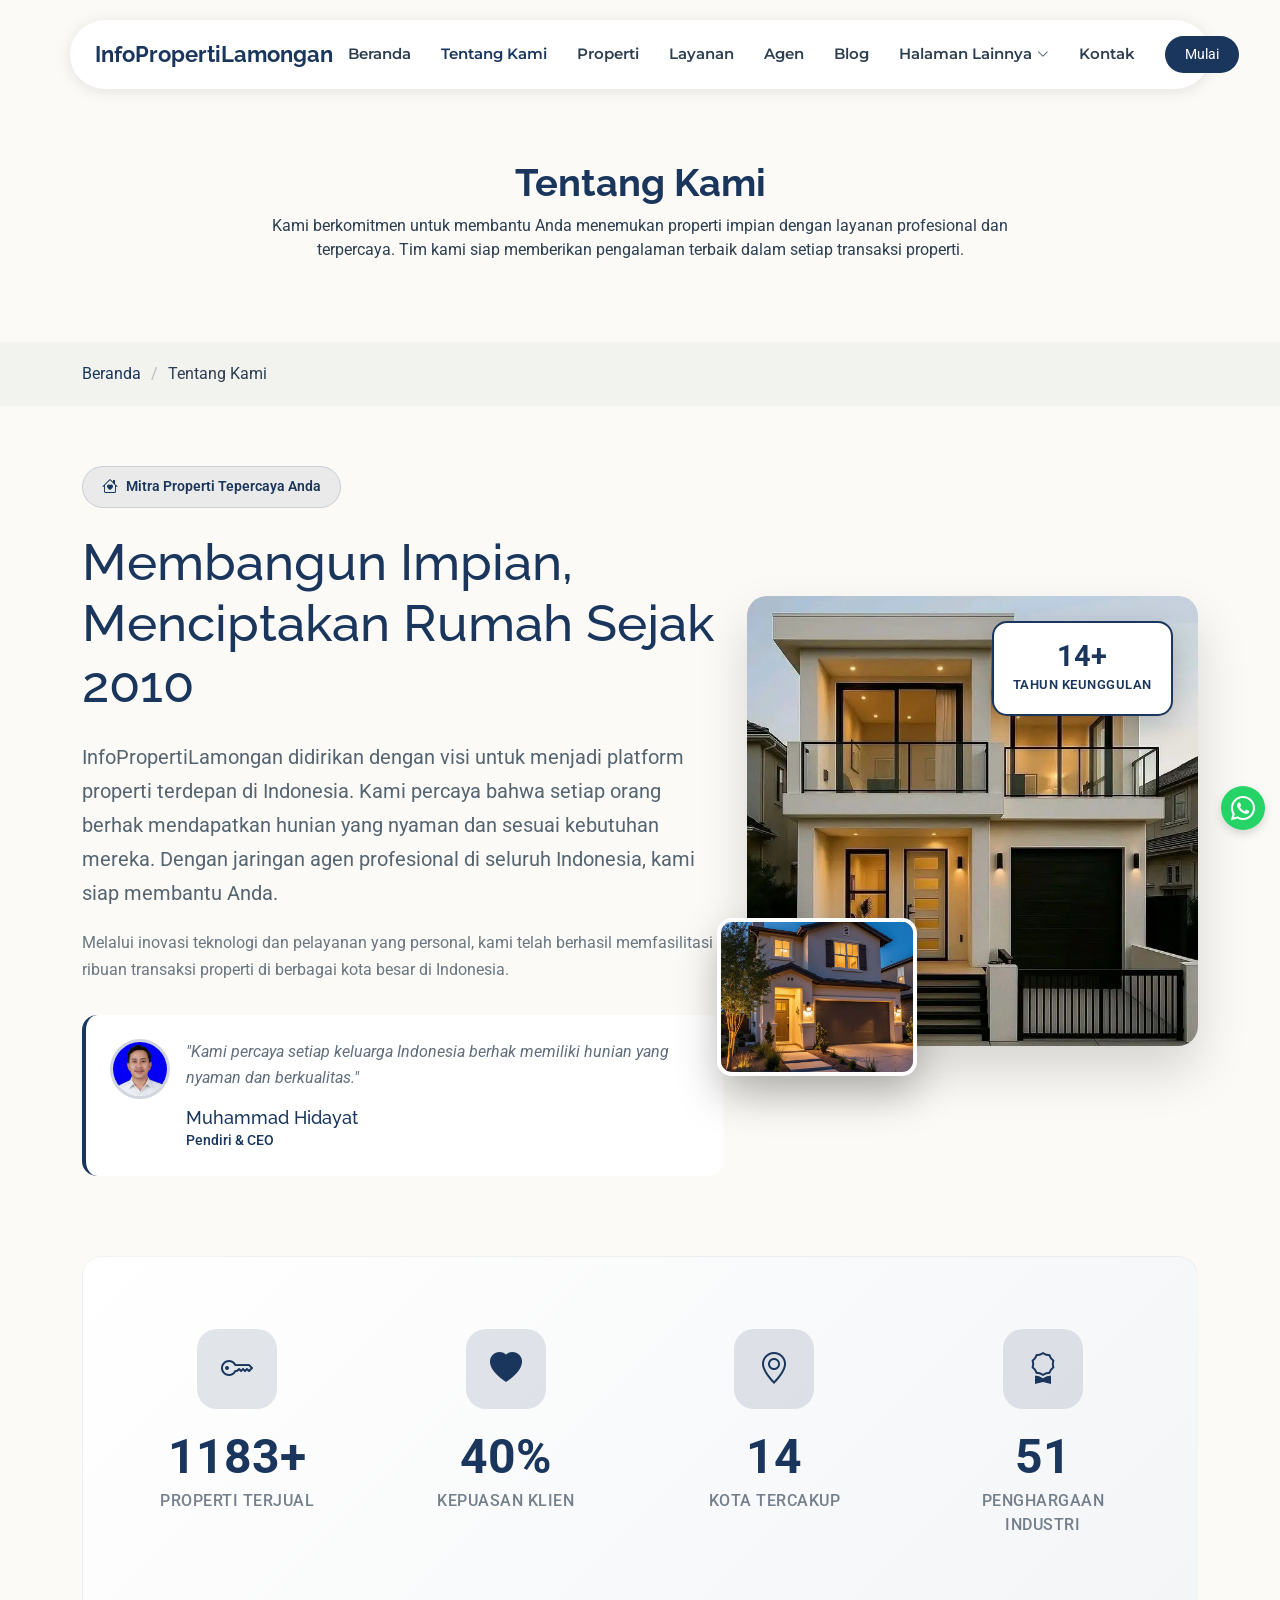
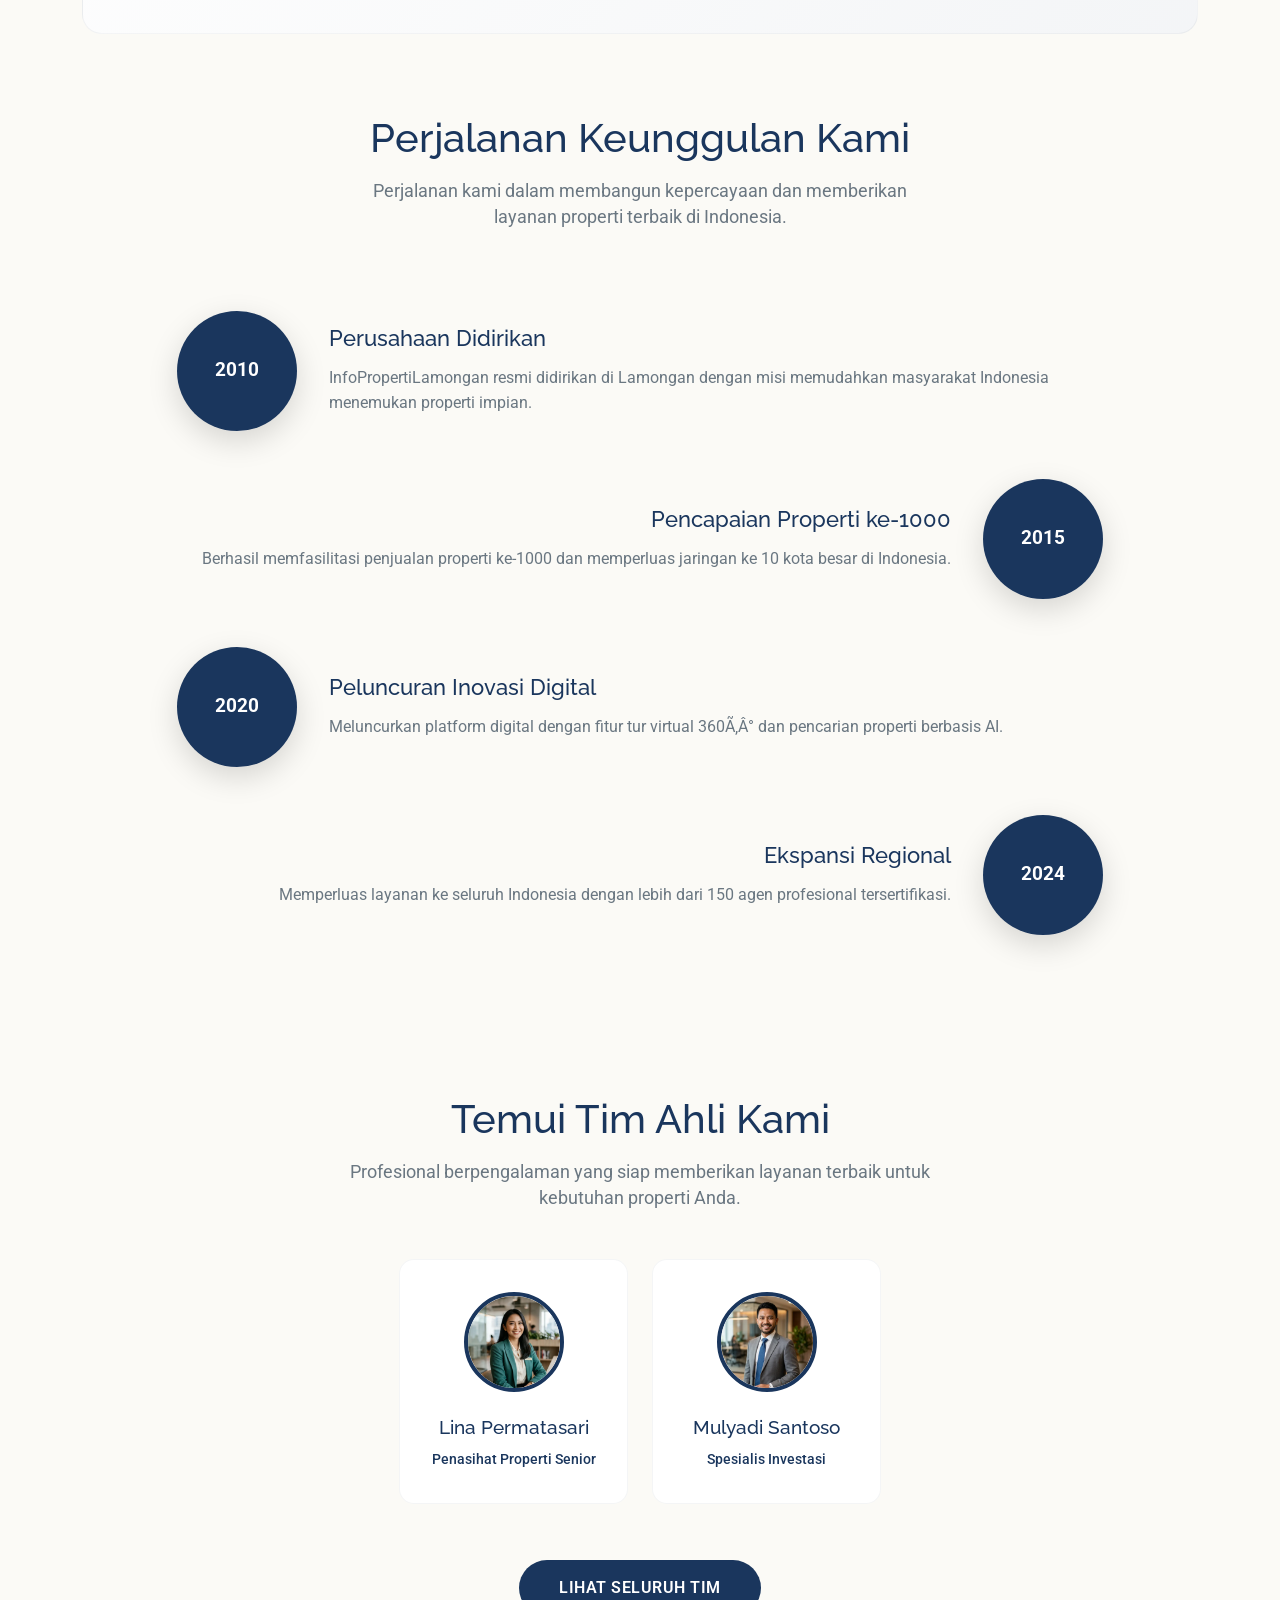
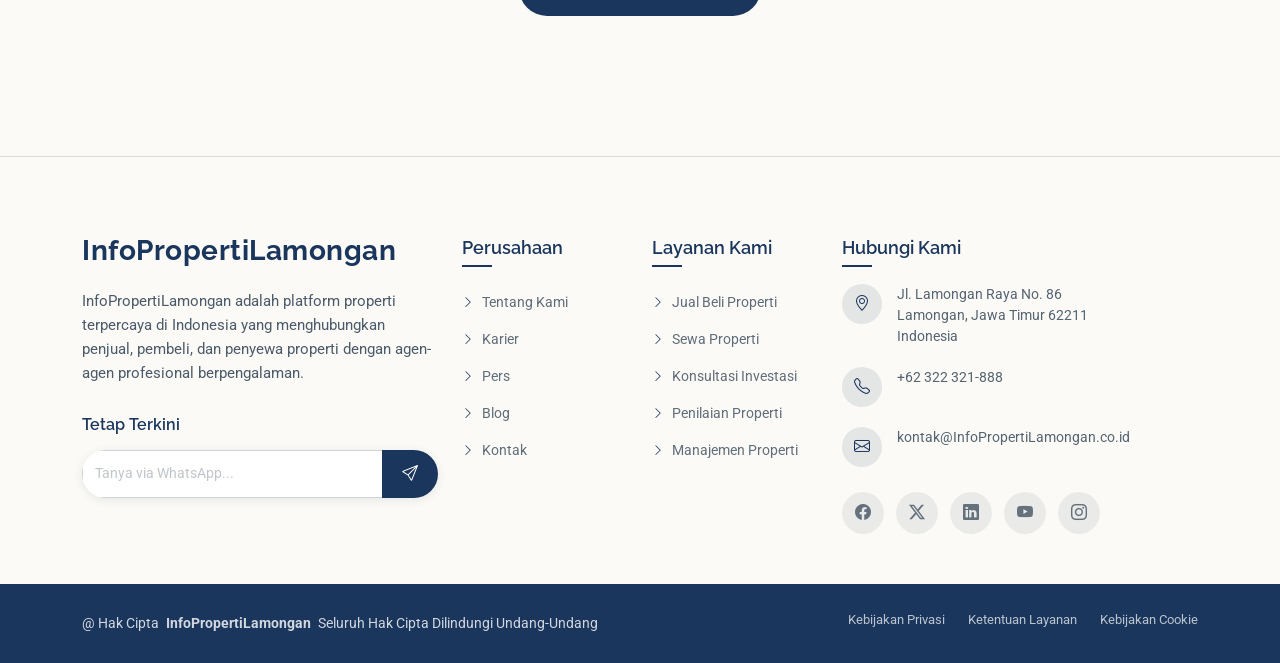
<file: about.html>
<!DOCTYPE html>
<html lang="id">

<head>
  <meta charset="utf-8">
  <meta content="width=device-width, initial-scale=1.0" name="viewport">
  <title>Tentang Kami - InfoPropertiLamongan Indonesia</title>
  <meta name="description" content="InfoPropertiLamongan - Platform properti terpercaya di Indonesia. Temukan rumah, apartemen, dan properti komersial impian Anda.">
  <meta name="keywords" content="properti, rumah dijual, apartemen, tanah, investasi properti, agen properti Indonesia">

  <link href="assets/img/favicon.png" rel="icon">
  <link href="assets/img/apple-touch-icon.png" rel="apple-touch-icon">

  <link href="https://fonts.googleapis.com" rel="preconnect">
  <link href="https://fonts.gstatic.com" rel="preconnect" crossorigin>
  <link href="https://fonts.googleapis.com/css2?family=Roboto:ital,wght@0,100;0,300;0,400;0,500;0,700;0,900;1,100;1,300;1,400;1,500;1,700;1,900&family=Montserrat:ital,wght@0,100;0,200;0,300;0,400;0,500;0,600;0,700;0,800;0,900;1,100;1,200;1,300;1,400;1,500;1,600;1,700;1,800;1,900&family=Raleway:ital,wght@0,100;0,200;0,300;0,400;0,500;0,600;0,700;0,800;0,900;1,100;1,200;1,300;1,400;1,500;1,600;1,700;1,800;1,900&display=swap" rel="stylesheet">

  <link href="assets/vendor/bootstrap/css/bootstrap.min.css" rel="stylesheet">
  <link href="assets/vendor/bootstrap-icons/bootstrap-icons.css" rel="stylesheet">
  <link href="assets/vendor/aos/aos.css" rel="stylesheet">
  <link href="assets/vendor/glightbox/css/glightbox.min.css" rel="stylesheet">
  <link href="assets/vendor/swiper/swiper-bundle.min.css" rel="stylesheet">
  <link href="assets/vendor/drift-zoom/drift-basic.css" rel="stylesheet">

  <link href="assets/css/main.css" rel="stylesheet">

</head>

<body class="about-page">

  <header id="header" class="header d-flex align-items-center fixed-top">
    <div class="header-container container-fluid container-xl position-relative d-flex align-items-center justify-content-between">

      <a href="index.html" class="logo d-flex align-items-center me-auto me-xl-0">
        <h1 class="sitename">InfoPropertiLamongan</h1>
      </a>

      <nav id="navmenu" class="navmenu" aria-label="Menu utama">
        <ul>
          <li><a href="index.html">Beranda</a></li>
          <li><a href="about.html" class="active">Tentang Kami</a></li>
          <li><a href="properties.html">Properti</a></li>
          <li><a href="services.html">Layanan</a></li>
          <li><a href="agents.html">Agen</a></li>
          <li><a href="blog.html">Blog</a></li>
          <li class="dropdown"><a href="#" aria-expanded="false" aria-haspopup="true"><span>Halaman Lainnya</span> <i class="bi bi-chevron-down toggle-dropdown" aria-hidden="true"></i></a>
            <ul>
              <li><a href="property-details.html">Detail Properti</a></li>
              <li><a href="service-details.html">Detail Layanan</a></li>
              <li><a href="agent-profile.html">Profil Agen</a></li>
              <li><a href="blog-details.html">Detail Blog</a></li>
              <li><a href="terms.html">Syarat & Ketentuan</a></li>
              <li><a href="privacy.html">Privasi</a></li>
              
            </ul>
          </li>

          <li><a href="contact.html">Kontak</a></li>
        </ul>
        <button class="mobile-nav-toggle d-xl-none bi bi-list" aria-label="Buka menu navigasi" type="button"></button>
      </nav>

      <a class="btn-getstarted" href="https://wa.me/6281234567890?text=Halo%20InfoPropertiLamongan,%20saya%20tertarik%20dan%20ingin%20bertanya%20lebih%20lanjut." target="_blank" rel="noopener">Mulai</a>

    </div>
  </header>

  <main class="main">

    <div class="page-title">
      <div class="heading">
        <div class="container">
          <div class="row d-flex justify-content-center text-center">
            <div class="col-lg-8">
              <h1 class="heading-title">Tentang Kami</h1>
              <p class="mb-0">
                Kami berkomitmen untuk membantu Anda menemukan properti impian dengan layanan profesional dan terpercaya. Tim kami siap memberikan pengalaman terbaik dalam setiap transaksi properti.
              </p>
            </div>
          </div>
        </div>
      </div>
      <nav class="breadcrumbs">
        <div class="container">
          <ol>
            <li><a href="index.html">Beranda</a></li>
            <li class="current">Tentang Kami</li>
          </ol>
        </div>
      </nav>
    </div><section id="about" class="about section">

      <div class="container" data-aos="fade-up" data-aos-delay="100">

        <div class="row align-items-center mb-5">
          <div class="col-lg-7">
            <div class="intro-content" data-aos="fade-right" data-aos-delay="200">
              <div class="section-badge">
                <i class="bi bi-house-heart"></i>
                <span>Mitra Properti Tepercaya Anda</span>
              </div>
              <h2>Membangun Impian, Menciptakan Rumah Sejak 2010</h2>
              <p class="lead-text">InfoPropertiLamongan didirikan dengan visi untuk menjadi platform properti terdepan di Indonesia. Kami percaya bahwa setiap orang berhak mendapatkan hunian yang nyaman dan sesuai kebutuhan mereka. Dengan jaringan agen profesional di seluruh Indonesia, kami siap membantu Anda.</p>
              <p>Melalui inovasi teknologi dan pelayanan yang personal, kami telah berhasil memfasilitasi ribuan transaksi properti di berbagai kota besar di Indonesia.</p>

              <div class="founder-highlight" data-aos="fade-up" data-aos-delay="300">
                <div class="founder-image">
                  <img src="assets/img/person/person-m-7.webp" alt="Pendiri" class="img-fluid">
                </div>
                <div class="founder-info">
                  <blockquote>"Kami percaya setiap keluarga Indonesia berhak memiliki hunian yang nyaman dan berkualitas."</blockquote>
                  <div class="founder-details">
                    <h5>Muhammad Hidayat</h5>
                    <span>Pendiri &amp; CEO</span>
                  </div>
                </div>
              </div>
            </div>
          </div>

          <div class="col-lg-5">
            <div class="visual-section" data-aos="fade-left" data-aos-delay="250">
              <div class="main-image">
                <img src="assets/img/real-estate/town1.webp" alt="Pengembangan Mewah" class="img-fluid">
                <div class="experience-badge">
                  <div class="badge-number">14+</div>
                  <div class="badge-text">Tahun Keunggulan</div>
                </div>
              </div>
              <div class="overlay-image">
                <img src="assets/img/real-estate/town5.webp" alt="Desain Interior" class="img-fluid">
              </div>
            </div>
          </div>
        </div>

        <div class="achievements-grid" data-aos="fade-up" data-aos-delay="350">
          <div class="row text-center">
            <div class="col-lg-3 col-md-6 mb-4">
              <div class="achievement-item" data-aos="zoom-in" data-aos-delay="400">
                <div class="achievement-icon">
                  <i class="bi bi-key"></i>
                </div>
                <div class="achievement-number">
                  <span data-purecounter-start="0" data-purecounter-end="2850" data-purecounter-duration="2" class="purecounter"></span>+
                </div>
                <div class="achievement-label">Properti Terjual</div>
              </div>
            </div>
            <div class="col-lg-3 col-md-6 mb-4">
              <div class="achievement-item" data-aos="zoom-in" data-aos-delay="450">
                <div class="achievement-icon">
                  <i class="bi bi-heart-fill"></i>
                </div>
                <div class="achievement-number">
                  <span data-purecounter-start="0" data-purecounter-end="98" data-purecounter-duration="2" class="purecounter"></span>%
                </div>
                <div class="achievement-label">Kepuasan Klien</div>
              </div>
            </div>
            <div class="col-lg-3 col-md-6 mb-4">
              <div class="achievement-item" data-aos="zoom-in" data-aos-delay="500">
                <div class="achievement-icon">
                  <i class="bi bi-geo-alt"></i>
                </div>
                <div class="achievement-number">
                  <span data-purecounter-start="0" data-purecounter-end="35" data-purecounter-duration="2" class="purecounter"></span>
                </div>
                <div class="achievement-label">Kota Tercakup</div>
              </div>
            </div>
            <div class="col-lg-3 col-md-6 mb-4">
              <div class="achievement-item" data-aos="zoom-in" data-aos-delay="550">
                <div class="achievement-icon">
                  <i class="bi bi-award"></i>
                </div>
                <div class="achievement-number">
                  <span data-purecounter-start="0" data-purecounter-end="127" data-purecounter-duration="2" class="purecounter"></span>
                </div>
                <div class="achievement-label">Penghargaan Industri</div>
              </div>
            </div>
          </div>
        </div><div class="timeline-section" data-aos="fade-up" data-aos-delay="400">
          <div class="row justify-content-center">
            <div class="col-lg-10">
              <div class="section-header text-center mb-5">
                <h3>Perjalanan Keunggulan Kami</h3>
                <p>Perjalanan kami dalam membangun kepercayaan dan memberikan layanan properti terbaik di Indonesia.</p>
              </div>

              <div class="timeline">
                <div class="timeline-item" data-aos="fade-right" data-aos-delay="450">
                  <div class="timeline-year">2010</div>
                  <div class="timeline-content">
                    <h4>Perusahaan Didirikan</h4>
                    <p>InfoPropertiLamongan resmi didirikan di Lamongan dengan misi memudahkan masyarakat Indonesia menemukan properti impian.</p>
                  </div>
                </div>
                <div class="timeline-item" data-aos="fade-left" data-aos-delay="500">
                  <div class="timeline-year">2015</div>
                  <div class="timeline-content">
                    <h4>Pencapaian Properti ke-1000</h4>
                    <p>Berhasil memfasilitasi penjualan properti ke-1000 dan memperluas jaringan ke 10 kota besar di Indonesia.</p>
                  </div>
                </div>
                <div class="timeline-item" data-aos="fade-right" data-aos-delay="550">
                  <div class="timeline-year">2020</div>
                  <div class="timeline-content">
                    <h4>Peluncuran Inovasi Digital</h4>
                    <p>Meluncurkan platform digital dengan fitur tur virtual 360Ã‚Â° dan pencarian properti berbasis AI.</p>
                  </div>
                </div>
                <div class="timeline-item" data-aos="fade-left" data-aos-delay="600">
                  <div class="timeline-year">2024</div>
                  <div class="timeline-content">
                    <h4>Ekspansi Regional</h4>
                    <p>Memperluas layanan ke seluruh Indonesia dengan lebih dari 150 agen profesional tersertifikasi.</p>
                  </div>
                </div>
              </div>
            </div>
          </div>
        </div><div class="team-preview" data-aos="fade-up" data-aos-delay="450">
          <div class="row justify-content-center">
            <div class="col-lg-8 text-center">
              <h3>Temui Tim Ahli Kami</h3>
              <p class="team-description">Profesional berpengalaman yang siap memberikan layanan terbaik untuk kebutuhan properti Anda.</p>

              <div class="team-grid">
                <div class="row justify-content-center">
                  <div class="col-lg-4 col-md-6 mb-4">
                    <div class="team-member" data-aos="flip-up" data-aos-delay="500">
                      <div class="member-image">
                        <img src="assets/img/real-estate/agent-5.webp" alt="Anggota Tim" class="img-fluid">
                      </div>
                      <div class="member-info">
                        <h5>Lina Permatasari</h5>
                        <span>Penasihat Properti Senior</span>
                      </div>
                    </div>
                  </div>
                  <div class="col-lg-4 col-md-6 mb-4">
                    <div class="team-member" data-aos="flip-up" data-aos-delay="550">
                      <div class="member-image">
                        <img src="assets/img/real-estate/agent-2.webp" alt="Anggota Tim" class="img-fluid">
                      </div>
                      <div class="member-info">
                        <h5>Mulyadi Santoso</h5>
                        <span>Spesialis Investasi</span>
                      </div>
                    </div>
                  </div>
                </div>
              </div>

              <a href="agents.html" class="view-team-btn">Lihat Seluruh Tim</a>
            </div>
          </div>
        </div></div>

    </section></main>

  <footer id="footer" class="footer position-relative">

    <div class="container">
      <div class="row gy-5">

        <div class="col-lg-4">
          <div class="footer-content">
            <a href="index.html" class="logo d-flex align-items-center mb-4">
              <span class="sitename">InfoPropertiLamongan</span>
            </a>
            <p class="mb-4">InfoPropertiLamongan adalah platform properti terpercaya di Indonesia yang menghubungkan penjual, pembeli, dan penyewa properti dengan agen-agen profesional berpengalaman.</p>

                        <div class="newsletter-form">
              <h5>Tetap Terkini</h5>
              <form id="footerWaForm">
                <div class="input-group">
                  <input type="text" name="chatMessage" class="form-control" placeholder="Tanya via WhatsApp..." required="" aria-label="Tulis pesan WhatsApp">
                  <button type="submit" class="btn-subscribe" aria-label="Kirim pesan WhatsApp">
                    <i class="bi bi-send" aria-hidden="true"></i>
                  </button>
                </div>
              </form>
            </div>
          </div>
        </div>

        <div class="col-lg-2 col-6">
          <div class="footer-links">
            <h4>Perusahaan</h4>
            <ul>
              <li><a href="about.html"><i class="bi bi-chevron-right"></i> Tentang Kami</a></li>
              <li><a href="about.html"><i class="bi bi-chevron-right"></i> Karier</a></li>
              <li><a href="about.html"><i class="bi bi-chevron-right"></i> Pers</a></li>
              <li><a href="blog.html"><i class="bi bi-chevron-right"></i> Blog</a></li>
              <li><a href="contact.html"><i class="bi bi-chevron-right"></i> Kontak</a></li>
            </ul>
          </div>
        </div>

        <div class="col-lg-2 col-6">
          <div class="footer-links">
            <h4>Layanan Kami</h4>
            <ul>
              <li><a href="services.html"><i class="bi bi-chevron-right"></i> Jual Beli Properti</a></li>
              <li><a href="services.html"><i class="bi bi-chevron-right"></i> Sewa Properti</a></li>
              <li><a href="service-details.html"><i class="bi bi-chevron-right"></i> Konsultasi Investasi</a></li>
              <li><a href="service-details.html"><i class="bi bi-chevron-right"></i> Penilaian Properti</a></li>
              <li><a href="service-details.html"><i class="bi bi-chevron-right"></i> Manajemen Properti</a></li>
            </ul>
          </div>
        </div>

        <div class="col-lg-4">
          <div class="footer-contact">
            <h4>Hubungi Kami</h4>
            <div class="contact-item">
              <div class="contact-icon">
                <i class="bi bi-geo-alt"></i>
              </div>
              <div class="contact-info">
                <p>Jl. Lamongan Raya No. 86<br>Lamongan, Jawa Timur 62211<br>Indonesia</p>
              </div>
            </div>

            <div class="contact-item">
              <div class="contact-icon">
                <i class="bi bi-telephone"></i>
              </div>
              <div class="contact-info">
                <p>+62 322 321-888</p>
              </div>
            </div>

            <div class="contact-item">
              <div class="contact-icon">
                <i class="bi bi-envelope"></i>
              </div>
              <div class="contact-info">
                <p>kontak@InfoPropertiLamongan.co.id</p>
              </div>
            </div>

            <div class="social-links">
              <a href="https://facebook.com/InfoPropertiLamongan.id" target="_blank" rel="noopener" aria-label="Facebook InfoPropertiLamongan"><i class="bi bi-facebook" aria-hidden="true"></i></a>
              <a href="https://twitter.com/InfoPropertiLamongan_id" target="_blank" rel="noopener" aria-label="Twitter InfoPropertiLamongan"><i class="bi bi-twitter-x" aria-hidden="true"></i></a>
              <a href="https://linkedin.com/company/InfoPropertiLamongan-id" target="_blank" rel="noopener" aria-label="LinkedIn InfoPropertiLamongan"><i class="bi bi-linkedin" aria-hidden="true"></i></a>
              <a href="https://youtube.com/@InfoPropertiLamongan_id" target="_blank" rel="noopener" aria-label="YouTube InfoPropertiLamongan"><i class="bi bi-youtube" aria-hidden="true"></i></a>
              <a href="https://instagram.com/InfoPropertiLamongan.id" target="_blank" rel="noopener" aria-label="Instagram InfoPropertiLamongan"><i class="bi bi-instagram" aria-hidden="true"></i></a>
            </div>
          </div>
        </div>

      </div>
    </div>

    <div class="footer-bottom">
      <div class="container">
        <div class="row align-items-center">
          <div class="col-lg-6">
            <div class="copyright">
              <p>@ <span>Hak Cipta</span> <strong class="px-1 sitename">InfoPropertiLamongan</strong> <span>Seluruh Hak Cipta Dilindungi Undang-Undang</span></p>
            </div>
          </div>
          <div class="col-lg-6">
            <div class="footer-bottom-links">
              <a href="privacy.html">Kebijakan Privasi</a>
              <a href="terms.html">Ketentuan Layanan</a>
              <a href="privacy.html#cookies">Kebijakan Cookie</a>
            </div>
          </div>
        </div>
      </div>
    </div>

  </footer>

  <a href="https://wa.me/6281234567890?text=Halo%20InfoPropertiLamongan,%20saya%20tertarik%20dan%20ingin%20bertanya%20lebih%20lanjut." target="_blank" rel="noopener" class="whatsapp-float" title="Hubungi Kami via WhatsApp" aria-label="Hubungi kami via WhatsApp"><i class="bi bi-whatsapp" aria-hidden="true"></i></a>
  <a href="#" id="scroll-top" class="scroll-top d-flex align-items-center justify-content-center" aria-label="Kembali ke atas"><i class="bi bi-arrow-up-short" aria-hidden="true"></i></a>

  <div id="preloader"></div>

  <script src="assets/vendor/bootstrap/js/bootstrap.bundle.min.js"></script>
  <script src="assets/vendor/php-email-form/validate.js"></script>
  <script src="assets/vendor/aos/aos.js"></script>
  <script src="assets/vendor/purecounter/purecounter_vanilla.js"></script>
  <script src="assets/vendor/glightbox/js/glightbox.min.js"></script>
  <script src="assets/vendor/swiper/swiper-bundle.min.js"></script>
  <script src="assets/vendor/drift-zoom/Drift.min.js"></script>

  <script src="assets/js/main.js"></script>

</body>

</html>
</file>
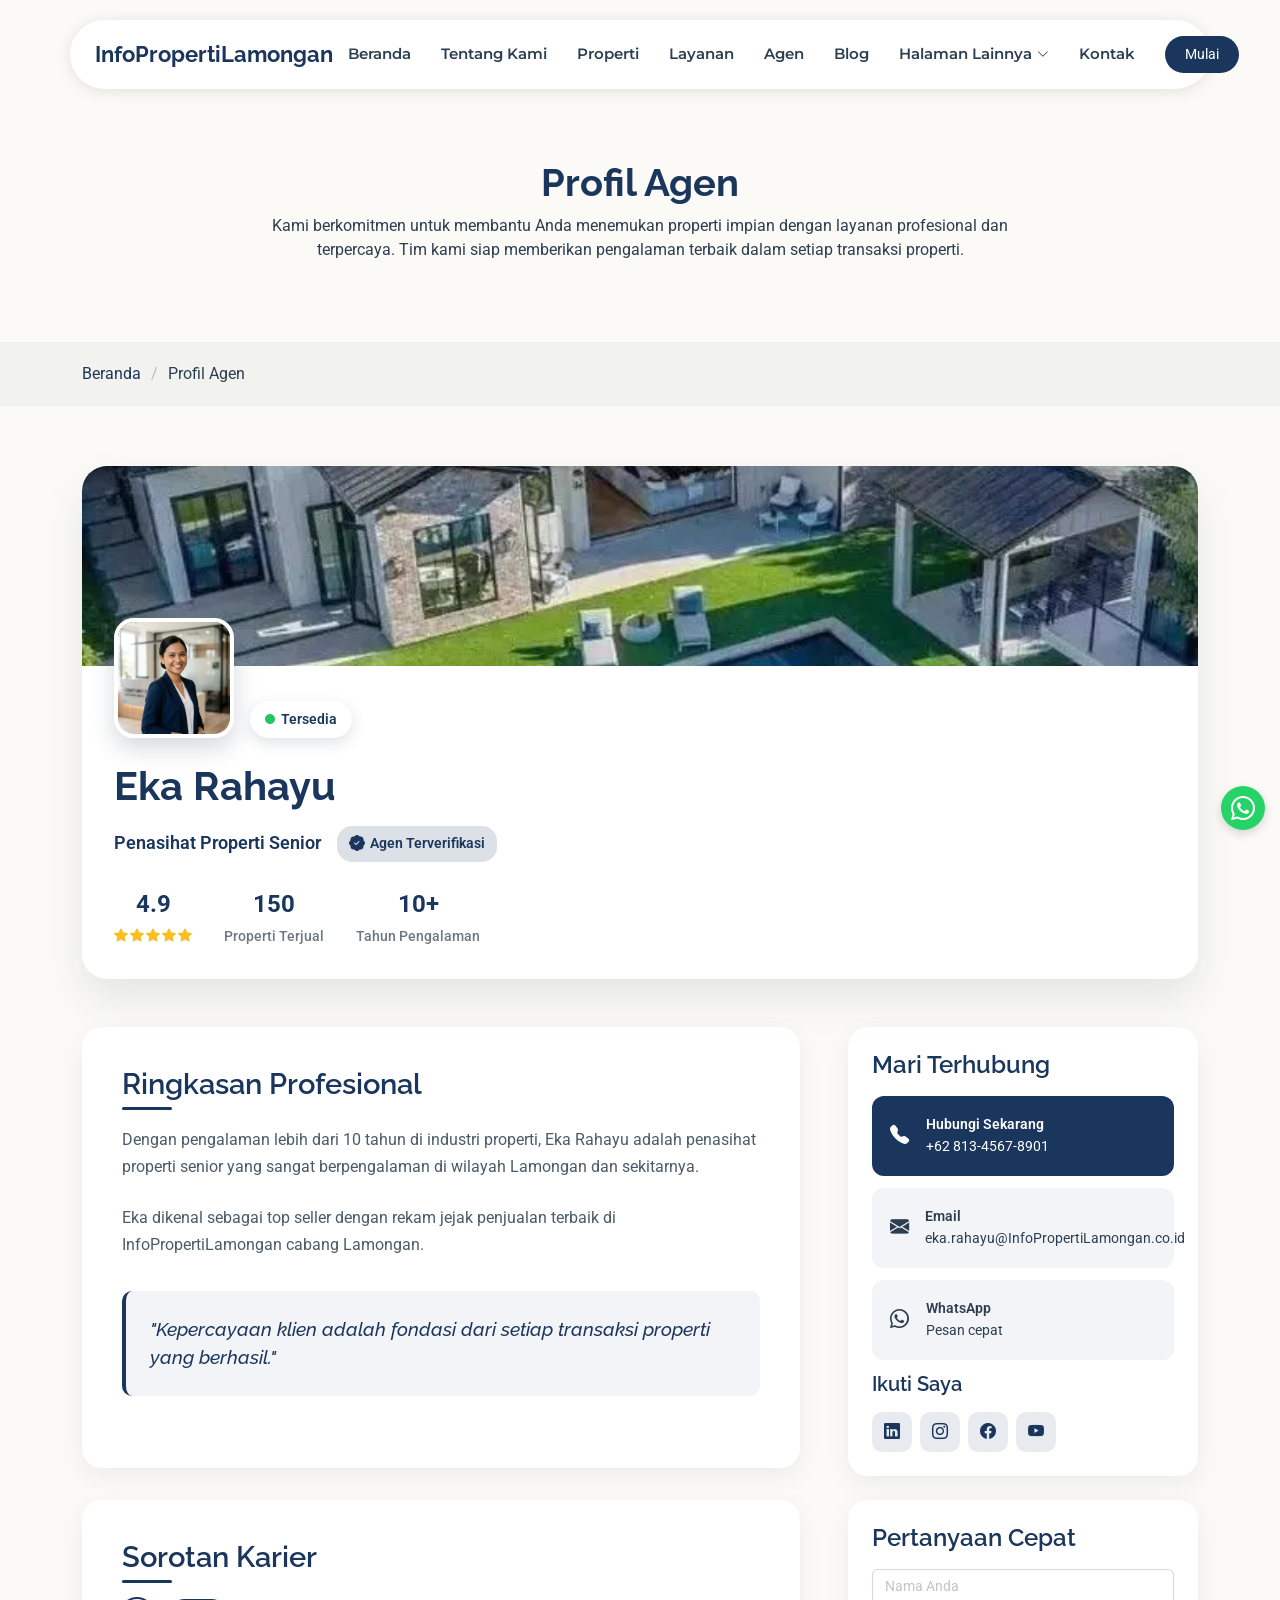
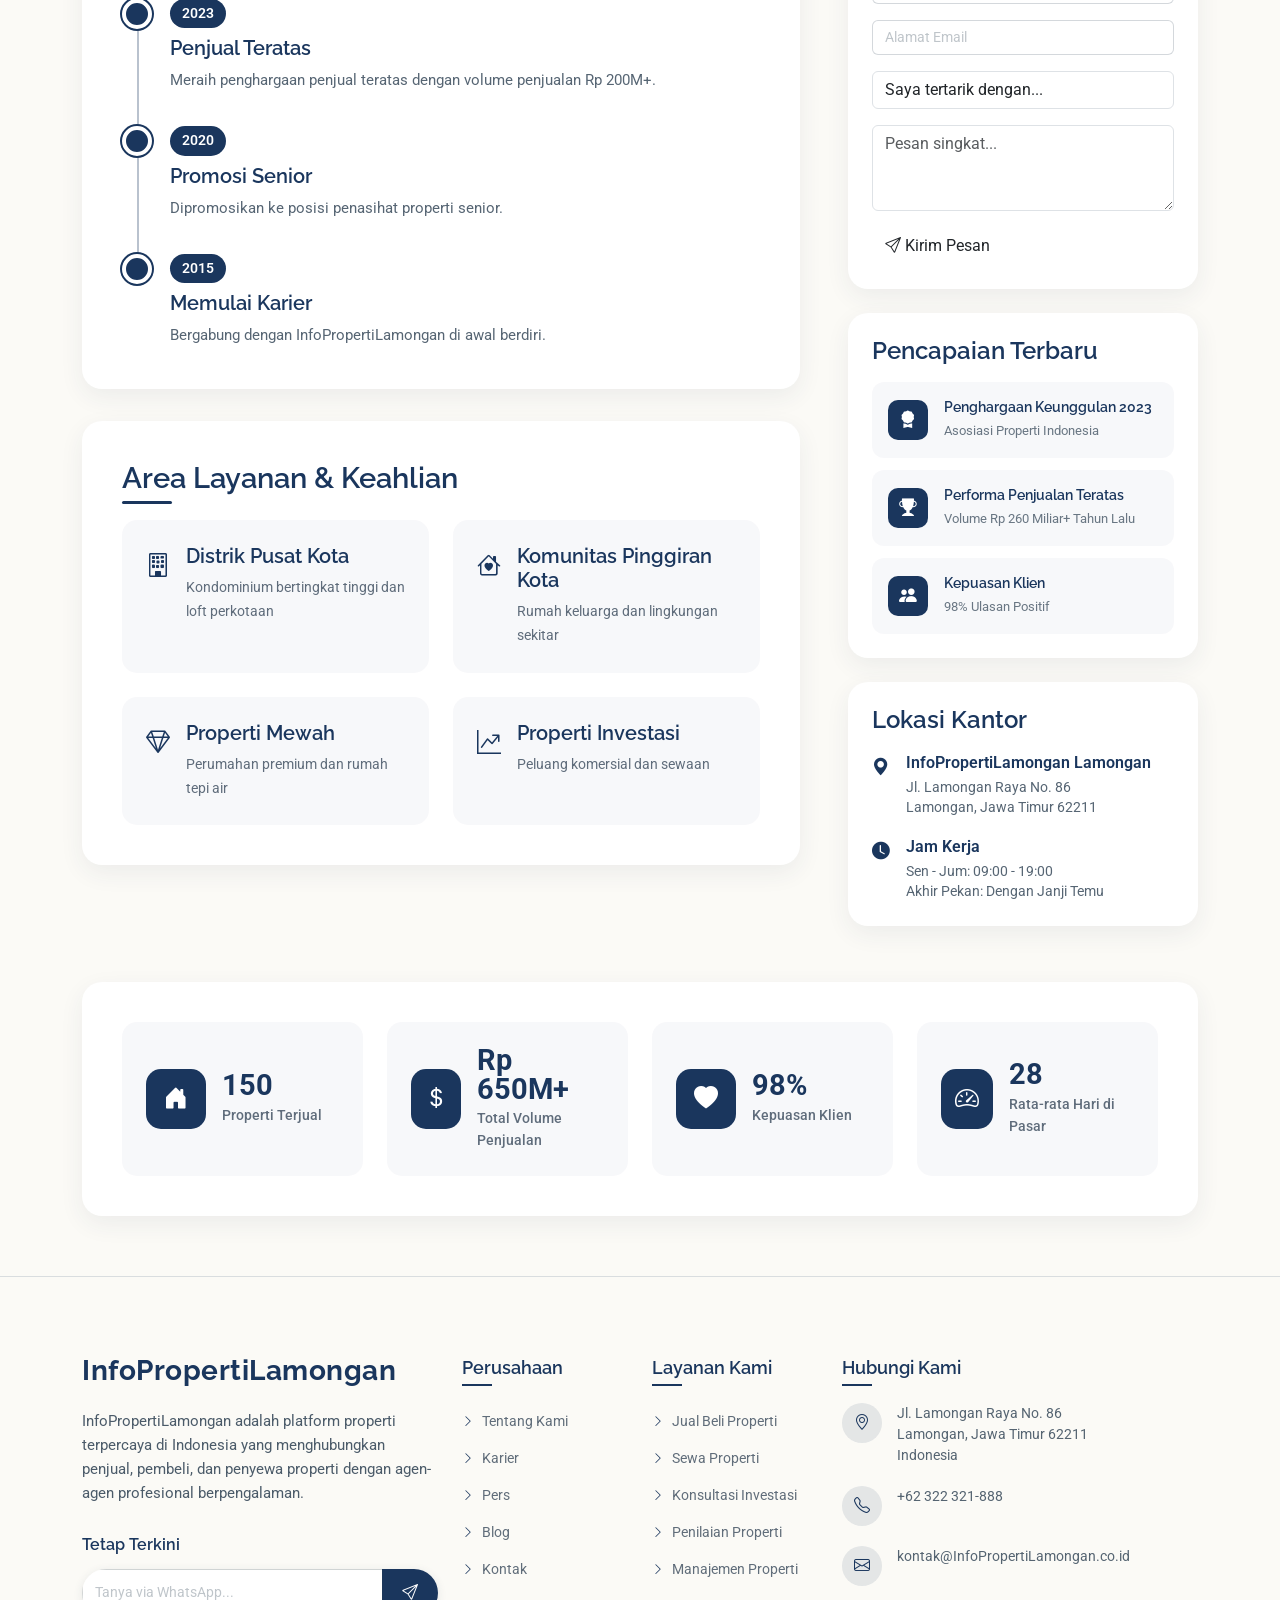
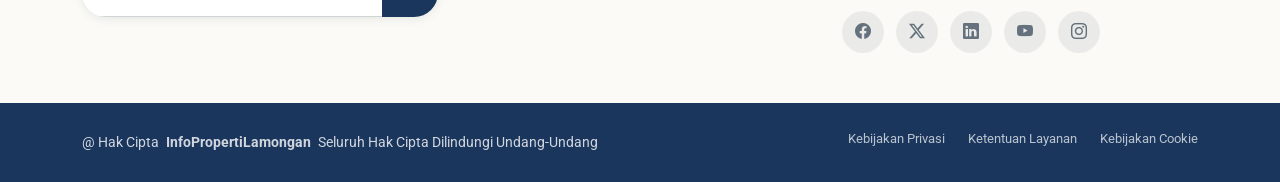
<file: agent-profile.html>
﻿<!DOCTYPE html>
<html lang="id">

<head>
  <meta charset="utf-8">
  <meta content="width=device-width, initial-scale=1.0" name="viewport">
  <title>Profil Agen - InfoPropertiLamongan Indonesia</title>
  <meta name="description"
    content="InfoPropertiLamongan - Platform properti terpercaya di Indonesia. Temukan rumah, apartemen, dan properti komersial impian Anda.">
  <meta name="keywords" content="properti, rumah dijual, apartemen, tanah, investasi properti, agen properti Indonesia">

  <link href="assets/img/favicon.png" rel="icon">
  <link href="assets/img/apple-touch-icon.png" rel="apple-touch-icon">
  
  <link href="https://fonts.googleapis.com" rel="preconnect">
  <link href="https://fonts.gstatic.com" rel="preconnect" crossorigin>
  <link
    href="https://fonts.googleapis.com/css2?family=Roboto:ital,wght@0,100;0,300;0,400;0,500;0,700;0,900;1,100;1,300;1,400;1,500;1,700;1,900&family=Montserrat:ital,wght@0,100;0,200;0,300;0,400;0,500;0,600;0,700;0,800;0,900;1,100;1,200;1,300;1,400;1,500;1,600;1,700;1,800;1,900&family=Raleway:ital,wght@0,100;0,200;0,300;0,400;0,500;0,600;0,700;0,800;0,900;1,100;1,200;1,300;1,400;1,500;1,600;1,700;1,800;1,900&display=swap"
    rel="stylesheet">

  <link href="assets/vendor/bootstrap/css/bootstrap.min.css" rel="stylesheet">
  <link href="assets/vendor/bootstrap-icons/bootstrap-icons.css" rel="stylesheet">
  <link href="assets/vendor/aos/aos.css" rel="stylesheet">
  <link href="assets/vendor/glightbox/css/glightbox.min.css" rel="stylesheet">
  <link href="assets/vendor/swiper/swiper-bundle.min.css" rel="stylesheet">
  <link href="assets/vendor/drift-zoom/drift-basic.css" rel="stylesheet">

  <link href="assets/css/main.css" rel="stylesheet">

</head>

<body class="agent-profile-page">

  <header id="header" class="header d-flex align-items-center fixed-top">
    <div
      class="header-container container-fluid container-xl position-relative d-flex align-items-center justify-content-between">

      <a href="index.html" class="logo d-flex align-items-center me-auto me-xl-0">
        <h1 class="sitename">InfoPropertiLamongan</h1>
      </a>

      <nav id="navmenu" class="navmenu" aria-label="Menu utama">
        <ul>
          <li><a href="index.html">Beranda</a></li>
          <li><a href="about.html">Tentang Kami</a></li>
          <li><a href="properties.html">Properti</a></li>
          <li><a href="services.html">Layanan</a></li>
          <li><a href="agents.html">Agen</a></li>
          <li><a href="blog.html">Blog</a></li>
          <li class="dropdown"><a href="#" aria-expanded="false" aria-haspopup="true"><span>Halaman Lainnya</span> <i
                class="bi bi-chevron-down toggle-dropdown"></i></a>
            <ul>
              <li><a href="property-details.html">Detail Properti</a></li>
              <li><a href="service-details.html">Detail Layanan</a></li>
              <li><a href="agent-profile.html" class="active">Profil Agen</a></li>
              <li><a href="blog-details.html">Detail Blog</a></li>
              <li><a href="terms.html">Syarat & Ketentuan</a></li>
              <li><a href="privacy.html">Privasi</a></li>

            </ul>
          </li>

          <li><a href="contact.html">Kontak</a></li>
        </ul>
        <button class="mobile-nav-toggle d-xl-none bi bi-list" aria-label="Buka menu navigasi" type="button"></button>
      </nav>

      <a class="btn-getstarted" href="https://wa.me/6281234567890?text=Halo%20InfoPropertiLamongan,%20saya%20tertarik%20dan%20ingin%20bertanya%20lebih%20lanjut." target="_blank" rel="noopener">Mulai</a>

    </div>
  </header>

  <main class="main">

    <div class="page-title">
      <div class="heading">
        <div class="container">
          <div class="row d-flex justify-content-center text-center">
            <div class="col-lg-8">
              <h1 class="heading-title">Profil Agen</h1>
              <p class="mb-0">
                Kami berkomitmen untuk membantu Anda menemukan properti impian dengan layanan profesional dan
                terpercaya. Tim kami siap memberikan pengalaman terbaik dalam setiap transaksi properti.
              </p>
            </div>
          </div>
        </div>
      </div>
      <nav class="breadcrumbs">
        <div class="container">
          <ol>
            <li><a href="index.html">Beranda</a></li>
            <li class="current">Profil Agen</li>
          </ol>
        </div>
      </nav>
    </div>
    <section id="agent-profile" class="agent-profile section">

      <div class="container" data-aos="fade-up" data-aos-delay="100">

        <div class="agent-profile-card" data-aos="zoom-in" data-aos-delay="150">
          <div class="profile-background">
            <img src="assets/img/real-estate/rumah4.webp" alt="Background" class="profile-bg-image">
          </div>

          <div class="profile-content">
            <div class="agent-avatar">
              <img src="assets/img/real-estate/agent-7.webp" alt="Agent" class="avatar-image">
              <div class="status-indicator">
                <i class="bi bi-circle-fill"></i>
                <span>Tersedia</span>
              </div>
            </div>

            <div class="agent-header">
              <h1 class="agent-name">Marwan Setiawan</h1>
              <div class="agent-credentials">
                <span class="title">Profesional Properti Berlisensi</span>
                <div class="verification-badge">
                  <i class="bi bi-patch-check-fill"></i>
                  <span>Agen Terverifikasi</span>
                </div>
              </div>

              <div class="quick-stats">
                <div class="quick-stat">
                  <span class="stat-value">4.9</span>
                  <div class="star-rating">
                    <i class="bi bi-star-fill"></i>
                    <i class="bi bi-star-fill"></i>
                    <i class="bi bi-star-fill"></i>
                    <i class="bi bi-star-fill"></i>
                    <i class="bi bi-star-fill"></i>
                  </div>
                </div>
                <div class="quick-stat">
                  <span class="stat-value">156</span>
                  <span class="stat-label">Properti Terjual</span>
                </div>
                <div class="quick-stat">
                  <span class="stat-value">12+</span>
                  <span class="stat-label">Tahun Pengalaman</span>
                </div>
              </div>
            </div>
          </div>
        </div>

        <div class="main-content-grid" data-aos="fade-up" data-aos-delay="200">

          <div class="content-main">

            <div class="about-section">
              <h3>Ringkasan Profesional</h3>
              <p>Dengan pengalaman lebih dari 12 tahun di industri properti Indonesia, Marwan Setiawan telah membantu
                ratusan klien menemukan properti impian mereka. Keahliannya mencakup properti residensial mewah,
                apartemen premium, dan properti komersial strategis.</p>

              <p>Dikenal karena pendekatan yang personal dan pemahaman mendalam tentang pasar properti Lamongan, Gresik,
                dan Tuban, Marwan telah berhasil memfasilitasi transaksi properti senilai ratusan miliar rupiah
                sepanjang kariernya.</p>

              <div class="highlight-box">
                <h4>"Misi saya adalah mengubah transaksi properti menjadi pengalaman mulus yang melampaui harapan."</h4>
              </div>
            </div>

            <div class="experience-section">
              <h3>Sorotan Karier</h3>
              <div class="timeline">
                <div class="timeline-item">
                  <div class="timeline-marker"></div>
                  <div class="timeline-content">
                    <div class="timeline-year">2023</div>
                    <h5>Penghargaan Agen 3% Teratas</h5>
                    <p>Diakui sebagai salah satu agen properti terbaik di wilayah Lamongan-Gresik-Tuban dengan volume
                      penjualan
                      mencapai Rp 260 Miliar+.</p>
                  </div>
                </div>

                <div class="timeline-item">
                  <div class="timeline-marker"></div>
                  <div class="timeline-content">
                    <div class="timeline-year">2021</div>
                    <h5>Spesialis Pasar Mewah</h5>
                    <p>Menyelesaikan sertifikasi lanjutan dalam pemasaran properti mewah dan hubungan klien.</p>
                  </div>
                </div>

                <div class="timeline-item">
                  <div class="timeline-marker"></div>
                  <div class="timeline-content">
                    <div class="timeline-year">2018</div>
                    <h5>Promosi Agen Senior</h5>
                    <p>Dipromosikan ke posisi agen senior setelah secara konsisten melampaui target penjualan dan skor
                      kepuasan klien.</p>
                  </div>
                </div>
              </div>
            </div>

            <div class="service-areas">
              <h3>Area Layanan & Keahlian</h3>
              <div class="areas-grid">
                <div class="area-item">
                  <i class="bi bi-building"></i>
                  <div>
                    <h5>Distrik Pusat Kota</h5>
                    <p>Kondominium bertingkat tinggi dan loft perkotaan</p>
                  </div>
                </div>
                <div class="area-item">
                  <i class="bi bi-house-heart"></i>
                  <div>
                    <h5>Komunitas Pinggiran Kota</h5>
                    <p>Rumah keluarga dan lingkungan sekitar</p>
                  </div>
                </div>
                <div class="area-item">
                  <i class="bi bi-gem"></i>
                  <div>
                    <h5>Properti Mewah</h5>
                    <p>Perumahan premium dan rumah tepi air</p>
                  </div>
                </div>
                <div class="area-item">
                  <i class="bi bi-graph-up-arrow"></i>
                  <div>
                    <h5>Properti Investasi</h5>
                    <p>Peluang komersial dan sewaan</p>
                  </div>
                </div>
              </div>
            </div>

          </div>

          <div class="content-sidebar">

            <div class="contact-widget">
              <h4>Mari Terhubung</h4>

              <div class="contact-methods">
                <a href="tel:+6281234567890" class="contact-method primary">
                  <i class="bi bi-telephone-fill"></i>
                  <div>
                    <span class="method-label">Hubungi Sekarang</span>
                    <span class="method-value">+62 812-3456-7890</span>
                  </div>
                </a>

                <a href="mailto:marwan.setiawan@InfoPropertiLamongan.co.id" class="contact-method">
                  <i class="bi bi-envelope-fill"></i>
                  <div>
                    <span class="method-label">Email</span>
                    <span class="method-value">marwan.setiawan@InfoPropertiLamongan.co.id</span>
                  </div>
                </a>

                <a href="https://wa.me/6281234567890?text=Halo%20InfoPropertiLamongan,%20saya%20ingin%20bertanya%20lebih%20lanjut." target="_blank" rel="noopener" class="contact-method">
                  <i class="bi bi-whatsapp"></i>
                  <div>
                    <span class="method-label">WhatsApp</span>
                    <span class="method-value">Pesan cepat</span>
                  </div>
                </a>
              </div>

              <div class="social-connect">
                <h5>Ikuti Saya</h5>
                <div class="social-links">
                  <a href="https://linkedin.com/company/InfoPropertiLamongan-id" target="_blank" rel="noopener" aria-label="LinkedIn InfoPropertiLamongan"><i class="bi bi-linkedin" aria-hidden="true"></i></a>
                  <a href="https://instagram.com/InfoPropertiLamongan.id" target="_blank" rel="noopener" aria-label="Instagram InfoPropertiLamongan"><i class="bi bi-instagram" aria-hidden="true"></i></a>
                  <a href="https://facebook.com/InfoPropertiLamongan.id" target="_blank" rel="noopener" aria-label="Facebook InfoPropertiLamongan"><i class="bi bi-facebook" aria-hidden="true"></i></a>
                  <a href="https://youtube.com/@InfoPropertiLamongan_id" target="_blank" rel="noopener" aria-label="YouTube InfoPropertiLamongan"><i class="bi bi-youtube" aria-hidden="true"></i></a>
                </div>
              </div>
            </div>

            <div class="quick-contact-form">
              <h4>Pertanyaan Cepat</h4>
              <form id="quick-contact-form" onsubmit="return handleQuickContactSubmit(event);">
                <div class="mb-3">
                  <input type="text" name="name" class="form-control" id="quick-name" placeholder="Nama Anda" required="">
                </div>
                <div class="mb-3">
                  <input type="email" name="email" class="form-control" id="quick-email" placeholder="Alamat Email" required="">
                </div>
                <div class="mb-3">
                  <select name="subject" class="form-control" id="quick-subject" required="">
                    <option value="">Saya tertarik dengan...</option>
                    <option value="Membeli Properti">Membeli Properti</option>
                    <option value="Menjual Properti">Menjual Properti</option>
                    <option value="Peluang Investasi">Peluang Investasi</option>
                    <option value="Konsultasi Gratis">Konsultasi Gratis</option>
                  </select>
                </div>
                <div class="mb-3">
                  <textarea name="message" class="form-control" rows="3" id="quick-message" placeholder="Pesan singkat..."></textarea>
                </div>

                <button type="submit" class="btn btn-submit">
                  <i class="bi bi-send" aria-hidden="true"></i>
                  Kirim Pesan
                </button>
              </form>
            </div>

            <div class="achievements-widget">
              <h4>Pencapaian Terbaru</h4>
              <div class="achievement-list">
                <div class="achievement-item">
                  <div class="achievement-icon">
                    <i class="bi bi-award-fill"></i>
                  </div>
                  <div class="achievement-text">
                    <h6>Penghargaan Keunggulan 2023</h6>
                    <span>Asosiasi Properti Indonesia</span>
                  </div>
                </div>

                <div class="achievement-item">
                  <div class="achievement-icon">
                    <i class="bi bi-trophy-fill"></i>
                  </div>
                  <div class="achievement-text">
                    <h6>Performa Penjualan Teratas</h6>
                    <span>Volume Rp 260 Miliar+ Tahun Lalu</span>
                  </div>
                </div>

                <div class="achievement-item">
                  <div class="achievement-icon">
                    <i class="bi bi-people-fill"></i>
                  </div>
                  <div class="achievement-text">
                    <h6>Kepuasan Klien</h6>
                    <span>98% Ulasan Positif</span>
                  </div>
                </div>
              </div>
            </div>

            <div class="office-info">
              <h4>Lokasi Kantor</h4>
              <div class="office-details">
                <div class="office-address">
                  <i class="bi bi-geo-alt-fill"></i>
                  <div>
                    <span>InfoPropertiLamongan Lamongan</span>
                    <span>Jl. Lamongan Raya No. 86<br>Lamongan, Jawa Timur 62211</span>
                  </div>
                </div>
                <div class="office-hours">
                  <i class="bi bi-clock-fill"></i>
                  <div>
                    <span>Jam Kerja</span>
                    <span>Sen - Jum: 09:00 - 19:00<br>Akhir Pekan: Dengan Janji Temu</span>
                  </div>
                </div>
              </div>
            </div>

          </div>
        </div>

        <div class="performance-metrics" data-aos="fade-up" data-aos-delay="300">
          <div class="metrics-grid">
            <div class="metric-card">
              <div class="metric-icon">
                <i class="bi bi-house-door-fill"></i>
              </div>
              <div class="metric-data">
                <span class="metric-number">156</span>
                <span class="metric-label">Properti Terjual</span>
              </div>
            </div>

            <div class="metric-card">
              <div class="metric-icon">
                <i class="bi bi-currency-dollar"></i>
              </div>
              <div class="metric-data">
                <span class="metric-number">Rp 650M+</span>
                <span class="metric-label">Total Volume Penjualan</span>
              </div>
            </div>

            <div class="metric-card">
              <div class="metric-icon">
                <i class="bi bi-heart-fill"></i>
              </div>
              <div class="metric-data">
                <span class="metric-number">98%</span>
                <span class="metric-label">Kepuasan Klien</span>
              </div>
            </div>

            <div class="metric-card">
              <div class="metric-icon">
                <i class="bi bi-speedometer2"></i>
              </div>
              <div class="metric-data">
                <span class="metric-number">28</span>
                <span class="metric-label">Rata-rata Hari di Pasar</span>
              </div>
            </div>
          </div>
        </div>

      </div>

    </section>
  </main>

  <footer id="footer" class="footer position-relative">

    <div class="container">
      <div class="row gy-5">

        <div class="col-lg-4">
          <div class="footer-content">
            <a href="index.html" class="logo d-flex align-items-center mb-4">
              <span class="sitename">InfoPropertiLamongan</span>
            </a>
            <p class="mb-4">InfoPropertiLamongan adalah platform properti terpercaya di Indonesia yang menghubungkan penjual,
              pembeli, dan penyewa properti dengan agen-agen profesional berpengalaman.</p>

                        <div class="newsletter-form">
              <h5>Tetap Terkini</h5>
              <form id="footerWaForm">
                <div class="input-group">
                  <input type="text" name="chatMessage" class="form-control" placeholder="Tanya via WhatsApp..." required="" aria-label="Tulis pesan WhatsApp">
                  <button type="submit" class="btn-subscribe" aria-label="Kirim pesan WhatsApp">
                    <i class="bi bi-send" aria-hidden="true"></i>
                  </button>
                </div>
              </form>
            </div>
          </div>
        </div>

        <div class="col-lg-2 col-6">
          <div class="footer-links">
            <h4>Perusahaan</h4>
            <ul>
              <li><a href="about.html"><i class="bi bi-chevron-right"></i> Tentang Kami</a></li>
              <li><a href="about.html"><i class="bi bi-chevron-right"></i> Karier</a></li>
              <li><a href="about.html"><i class="bi bi-chevron-right"></i> Pers</a></li>
              <li><a href="blog.html"><i class="bi bi-chevron-right"></i> Blog</a></li>
              <li><a href="contact.html"><i class="bi bi-chevron-right"></i> Kontak</a></li>
            </ul>
          </div>
        </div>

        <div class="col-lg-2 col-6">
          <div class="footer-links">
            <h4>Layanan Kami</h4>
            <ul>
              <li><a href="services.html"><i class="bi bi-chevron-right"></i> Jual Beli Properti</a></li>
              <li><a href="services.html"><i class="bi bi-chevron-right"></i> Sewa Properti</a></li>
              <li><a href="service-details.html"><i class="bi bi-chevron-right"></i> Konsultasi Investasi</a></li>
              <li><a href="service-details.html"><i class="bi bi-chevron-right"></i> Penilaian Properti</a></li>
              <li><a href="service-details.html"><i class="bi bi-chevron-right"></i> Manajemen Properti</a></li>
            </ul>
          </div>
        </div>

        <div class="col-lg-4">
          <div class="footer-contact">
            <h4>Hubungi Kami</h4>
            <div class="contact-item">
              <div class="contact-icon">
                <i class="bi bi-geo-alt"></i>
              </div>
              <div class="contact-info">
                <p>Jl. Lamongan Raya No. 86<br>Lamongan, Jawa Timur 62211<br>Indonesia</p>
              </div>
            </div>

            <div class="contact-item">
              <div class="contact-icon">
                <i class="bi bi-telephone"></i>
              </div>
              <div class="contact-info">
                <p>+62 322 321-888</p>
              </div>
            </div>

            <div class="contact-item">
              <div class="contact-icon">
                <i class="bi bi-envelope"></i>
              </div>
              <div class="contact-info">
                <p>kontak@InfoPropertiLamongan.co.id</p>
              </div>
            </div>

            <div class="social-links">
              <a href="https://facebook.com/InfoPropertiLamongan.id" target="_blank" rel="noopener" aria-label="Facebook InfoPropertiLamongan"><i class="bi bi-facebook" aria-hidden="true"></i></a>
              <a href="https://twitter.com/InfoPropertiLamongan_id" target="_blank" rel="noopener" aria-label="Twitter InfoPropertiLamongan"><i class="bi bi-twitter-x" aria-hidden="true"></i></a>
              <a href="https://linkedin.com/company/InfoPropertiLamongan-id" target="_blank" rel="noopener" aria-label="LinkedIn InfoPropertiLamongan"><i class="bi bi-linkedin" aria-hidden="true"></i></a>
              <a href="https://youtube.com/@InfoPropertiLamongan_id" target="_blank" rel="noopener" aria-label="YouTube InfoPropertiLamongan"><i class="bi bi-youtube" aria-hidden="true"></i></a>
              <a href="https://instagram.com/InfoPropertiLamongan.id" target="_blank" rel="noopener" aria-label="Instagram InfoPropertiLamongan"><i class="bi bi-instagram" aria-hidden="true"></i></a>
            </div>
          </div>
        </div>

      </div>
    </div>

    <div class="footer-bottom">
      <div class="container">
        <div class="row align-items-center">
          <div class="col-lg-6">
            <div class="copyright">
              <p>@ <span>Hak Cipta</span> <strong class="px-1 sitename">InfoPropertiLamongan</strong> <span>Seluruh Hak Cipta
                  Dilindungi Undang-Undang</span></p>
            </div>
          </div>
          <div class="col-lg-6">
            <div class="footer-bottom-links">
              <a href="privacy.html">Kebijakan Privasi</a>
              <a href="terms.html">Ketentuan Layanan</a>
              <a href="privacy.html#cookies">Kebijakan Cookie</a>
            </div>
          </div>
        </div>
      </div>
    </div>

  </footer>

  <a href="https://wa.me/6281234567890?text=Halo%20InfoPropertiLamongan,%20saya%20tertarik%20dan%20ingin%20bertanya%20lebih%20lanjut." target="_blank" rel="noopener" class="whatsapp-float" title="Hubungi Kami via WhatsApp" aria-label="Hubungi kami via WhatsApp"><i class="bi bi-whatsapp" aria-hidden="true"></i></a>
  <a href="#" id="scroll-top" class="scroll-top d-flex align-items-center justify-content-center" aria-label="Kembali ke atas"><i class="bi bi-arrow-up-short" aria-hidden="true"></i></a>

  <div id="preloader"></div>

  <script src="assets/vendor/bootstrap/js/bootstrap.bundle.min.js"></script>
  <script src="assets/vendor/php-email-form/validate.js"></script>
  <script src="assets/vendor/aos/aos.js"></script>
  <script src="assets/vendor/purecounter/purecounter_vanilla.js"></script>
  <script src="assets/vendor/glightbox/js/glightbox.min.js"></script>
  <script src="assets/vendor/swiper/swiper-bundle.min.js"></script>
  <script src="assets/vendor/drift-zoom/Drift.min.js"></script>

  <script src="assets/js/main.js"></script>

  <script>
    // Agent database
    const AGENTS_DB = {
      'lina': {
        name: 'Lina Permatasari',
        title: 'Pakar Properti Mewah',
        image: 'assets/img/real-estate/agent-5.webp',
        bgImage: 'assets/img/real-estate/rumah4.webp',
        rating: '4.9',
        propertiesSold: '150',
        experience: '8+',
        phone: '+62 812-3456-7890',
        email: 'lina.permatasari@InfoPropertiLamongan.co.id',
        summary: 'Dengan pengalaman lebih dari 8 tahun di industri properti Lamongan dan sekitarnya, Lina Permatasari telah membantu ratusan klien menemukan properti impian mereka. Keahliannya mencakup properti residensial mewah dan properti tepi pantai.',
        summary2: 'Dikenal karena pendekatan yang personal dan pemahaman mendalam tentang pasar properti Lamongan, Gresik, dan Tuban, Lina telah berhasil memfasilitasi transaksi properti senilai ratusan miliar rupiah sepanjang kariernya.',
        quote: 'Misi saya adalah mengubah transaksi properti menjadi pengalaman mulus yang melampaui harapan.',
        timeline: [{ year: '2023', title: 'Penghargaan Agen Terbaik', desc: 'Diakui sebagai salah satu agen properti terbaik di wilayah Lamongan-Gresik-Tuban.' }, { year: '2021', title: 'Spesialis Pasar Mewah', desc: 'Menyelesaikan sertifikasi lanjutan dalam pemasaran properti mewah.' }, { year: '2018', title: 'Bergabung InfoPropertiLamongan', desc: 'Memulai karier di InfoPropertiLamongan dengan fokus properti residensial.' }],
        totalSales: 'Rp 180M+',
        satisfaction: '98%',
        avgDays: '25',
        location: 'Lamongan'
      },
      'maria': {
        name: 'Maria Anggraeni',
        title: 'Penasihat Residensial',
        image: 'assets/img/real-estate/agent-8.webp',
        bgImage: 'assets/img/real-estate/rumah3.webp',
        rating: '4.9',
        propertiesSold: '75',
        experience: '5+',
        phone: '+62 814-5678-9012',
        email: 'maria.anggraeni@InfoPropertiLamongan.co.id',
        summary: 'Maria Anggraeni adalah penasihat properti residensial yang berfokus pada keluarga. Dengan pengalaman 5 tahun di area Tuban, Maria memiliki pemahaman mendalam tentang kebutuhan hunian keluarga Indonesia.',
        summary2: 'Maria dikenal karena kesabaran dan ketelitian dalam membantu pembeli rumah pertama kali, serta keahliannya dalam negosiasi harga yang menguntungkan klien.',
        quote: 'Menemukan rumah bukan hanya tentang lokasi, tapi tentang membangun masa depan keluarga.',
        timeline: [{ year: '2023', title: 'Penghargaan Kepuasan Klien', desc: 'Mendapat penghargaan kepuasan klien tertinggi di wilayah Tuban.' }, { year: '2021', title: 'Spesialis Rumah Keluarga', desc: 'Fokus pada segmen rumah keluarga dan pembeli pertama kali.' }, { year: '2019', title: 'Bergabung InfoPropertiLamongan', desc: 'Memulai karier sebagai penasihat properti residensial.' }],
        totalSales: 'Rp 95M+',
        satisfaction: '99%',
        avgDays: '22',
        location: 'Tuban'
      },
      'eka': {
        name: 'Eka Rahayu',
        title: 'Penasihat Properti Senior',
        image: 'assets/img/real-estate/agent-1.webp',
        bgImage: 'assets/img/real-estate/rumah6.webp',
        rating: '4.9',
        propertiesSold: '150',
        experience: '10+',
        phone: '+62 813-4567-8901',
        email: 'eka.rahayu@InfoPropertiLamongan.co.id',
        summary: 'Dengan pengalaman lebih dari 10 tahun di industri properti, Eka Rahayu adalah penasihat properti senior yang sangat berpengalaman di wilayah Lamongan dan sekitarnya.',
        summary2: 'Eka dikenal sebagai top seller dengan rekam jejak penjualan terbaik di InfoPropertiLamongan cabang Lamongan.',
        quote: 'Kepercayaan klien adalah fondasi dari setiap transaksi properti yang berhasil.',
        timeline: [{ year: '2023', title: 'Penjual Teratas', desc: 'Meraih penghargaan penjual teratas dengan volume penjualan Rp 200M+.' }, { year: '2020', title: 'Promosi Senior', desc: 'Dipromosikan ke posisi penasihat properti senior.' }, { year: '2015', title: 'Memulai Karier', desc: 'Bergabung dengan InfoPropertiLamongan di awal berdiri.' }],
        totalSales: 'Rp 650M+',
        satisfaction: '98%',
        avgDays: '28',
        location: 'Lamongan'
      },
      'mulyadi': {
        name: 'Mulyadi Santoso',
        title: 'Konsultan Properti',
        image: 'assets/img/real-estate/agent-2.webp',
        bgImage: 'assets/img/real-estate/town1.webp',
        rating: '4.7',
        propertiesSold: '80',
        experience: '4+',
        phone: '+62 813-4567-8901',
        email: 'mulyadi.santoso@InfoPropertiLamongan.co.id',
        summary: 'Mulyadi Santoso adalah konsultan properti yang handal dengan fokus pada kawasan Lamongan Kota. Beliau memiliki pengetahuan luas tentang perkembangan properti di area perkotaan.',
        summary2: 'Dengan pendekatan analitis dan data-driven, Mulyadi membantu klien membuat keputusan investasi properti yang tepat.',
        quote: 'Data dan analisis pasar adalah kunci untuk investasi properti yang cerdas.',
        timeline: [{ year: '2023', title: 'Sertifikasi Analis Properti', desc: 'Mendapatkan sertifikasi sebagai analis pasar properti.' }, { year: '2021', title: 'Top Performer', desc: 'Meraih predikat top performer di divisi konsultasi.' }, { year: '2020', title: 'Bergabung InfoPropertiLamongan', desc: 'Memulai karier sebagai konsultan properti.' }],
        totalSales: 'Rp 100M+',
        satisfaction: '95%',
        avgDays: '32',
        location: 'Lamongan'
      },
      'sari': {
        name: 'Sari Wulandari',
        title: 'Spesialis Komersial',
        image: 'assets/img/real-estate/agent-3.webp',
        bgImage: 'assets/img/real-estate/town7.webp',
        rating: '4.8',
        propertiesSold: '95',
        experience: '7+',
        phone: '+62 812-3456-7890',
        email: 'sari.wulandari@InfoPropertiLamongan.co.id',
        summary: 'Sari Wulandari adalah spesialis properti di kawasan Gresik dengan pengalaman 7 tahun. Beliau menangani berbagai jenis properti dari rumah tinggal hingga properti komersial.',
        summary2: 'Sari memiliki jaringan luas di kalangan pengembang dan investor properti di wilayah Gresik dan sekitarnya.',
        quote: 'Setiap klien memiliki kebutuhan unik, dan tugas saya adalah mewujudkannya.',
        timeline: [{ year: '2023', title: 'Best Agent Award', desc: 'Meraih penghargaan agen terbaik kategori Gresik.' }, { year: '2021', title: 'Fokus Komersial', desc: 'Memperluas keahlian ke properti komersial.' }, { year: '2017', title: 'Bergabung InfoPropertiLamongan', desc: 'Memulai karier di InfoPropertiLamongan cabang Gresik.' }],
        totalSales: 'Rp 150M+',
        satisfaction: '97%',
        avgDays: '27',
        location: 'Gresik'
      },
      'dimas': {
        name: 'Dimas Prasetyo',
        title: 'Penasihat Rumah Mewah',
        image: 'assets/img/real-estate/agent-4.webp',
        bgImage: 'assets/img/real-estate/rumah5.webp',
        rating: '4.8',
        propertiesSold: '65',
        experience: '5+',
        phone: '+62 815-6789-0123',
        email: 'dimas.prasetyo@InfoPropertiLamongan.co.id',
        summary: 'Dimas Prasetyo adalah penasihat properti mewah yang berfokus pada area Tuban. Dengan keahlian dalam properti premium dan hunian eksklusif, Dimas membantu klien menemukan rumah impian mereka.',
        summary2: 'Dimas memiliki pemahaman mendalam tentang tren arsitektur modern dan desain interior yang membantu klien memvisualisasikan potensi setiap properti.',
        quote: 'Rumah mewah bukan hanya tentang harga, tapi tentang gaya hidup dan kenyamanan.',
        timeline: [{ year: '2023', title: 'Spesialis Luxury', desc: 'Diakui sebagai spesialis properti mewah di kota Tuban.' }, { year: '2021', title: 'Sertifikasi Premium', desc: 'Mendapatkan sertifikasi khusus pemasaran properti premium.' }, { year: '2019', title: 'Bergabung InfoPropertiLamongan', desc: 'Memulai karier di bidang properti mewah.' }],
        totalSales: 'Rp 85M+',
        satisfaction: '97%',
        avgDays: '30',
        location: 'Tuban'
      }
    };

    // Default agent (fallback)
    const DEFAULT_AGENT_ID = 'eka';

    document.addEventListener('DOMContentLoaded', function () {
      const params = new URLSearchParams(window.location.search);
      const agentId = params.get('id') || DEFAULT_AGENT_ID;
      const agent = AGENTS_DB[agentId] || AGENTS_DB[DEFAULT_AGENT_ID];

      // Update profile card
      document.querySelector('.avatar-image').src = agent.image;
      document.querySelector('.profile-bg-image').src = agent.bgImage;
      document.querySelector('.agent-name').textContent = agent.name;
      document.querySelector('.agent-credentials .title').textContent = agent.title;

      // Update quick stats  
      const quickStats = document.querySelectorAll('.quick-stat');
      if (quickStats[0]) quickStats[0].querySelector('.stat-value').textContent = agent.rating;
      if (quickStats[1]) quickStats[1].querySelector('.stat-value').textContent = agent.propertiesSold;
      if (quickStats[2]) quickStats[2].querySelector('.stat-value').textContent = agent.experience;

      // Update about section
      const aboutPs = document.querySelectorAll('.about-section p');
      if (aboutPs[0]) aboutPs[0].textContent = agent.summary;
      if (aboutPs[1]) aboutPs[1].textContent = agent.summary2;
      const highlightBox = document.querySelector('.highlight-box h4');
      if (highlightBox) highlightBox.textContent = '"' + agent.quote + '"';

      // Update timeline
      const timelineItems = document.querySelectorAll('.timeline-item');
      agent.timeline.forEach((item, i) => {
        if (timelineItems[i]) {
          timelineItems[i].querySelector('.timeline-year').textContent = item.year;
          timelineItems[i].querySelector('h5').textContent = item.title;
          timelineItems[i].querySelector('p').textContent = item.desc;
        }
      });

      // Update contact info
      const phoneLink = document.querySelector('.contact-method.primary');
      if (phoneLink) {
        phoneLink.href = 'tel:' + agent.phone.replace(/[^+\d]/g, '');
        phoneLink.querySelector('.method-value').textContent = agent.phone;
      }
      const emailLink = document.querySelector('.contact-methods a[href^="mailto:"]');
      if (emailLink) {
        emailLink.href = 'mailto:' + agent.email;
        emailLink.querySelector('.method-value').textContent = agent.email;
      }

      // Update metrics
      const metrics = document.querySelectorAll('.metric-card');
      if (metrics[0]) metrics[0].querySelector('.metric-number').textContent = agent.propertiesSold;
      if (metrics[1]) metrics[1].querySelector('.metric-number').textContent = agent.totalSales;
      if (metrics[2]) metrics[2].querySelector('.metric-number').textContent = agent.satisfaction;
      if (metrics[3]) metrics[3].querySelector('.metric-number').textContent = agent.avgDays;

      // Update page title
      document.title = agent.name + ' - Profil Agen - InfoPropertiLamongan Lamongan';
    });

    function handleQuickContactSubmit(e) {
      e.preventDefault();
      const name = document.getElementById('quick-name').value || '';
      const subject = document.getElementById('quick-subject').value || '';
      const message = document.getElementById('quick-message').value || '';
      const agentNameEl = document.querySelector('.agent-name');
      const agentName = agentNameEl ? agentNameEl.textContent : '';
      const waText = `Halo InfoPropertiLamongan, saya ${name}.\n\nSaya tertarik dengan: ${subject}\n${agentName ? 'Agen: ' + agentName + '\n' : ''}${message ? 'Pesan: ' + message + '\n' : ''}\n(Dikirim dari halaman Profil Agen)`;
      const waUrl = `https://wa.me/6281234567890?text=${encodeURIComponent(waText)}`;
      window.open(waUrl, '_blank');
      return false;
    }
  </script>

</body>

</html>
</file>
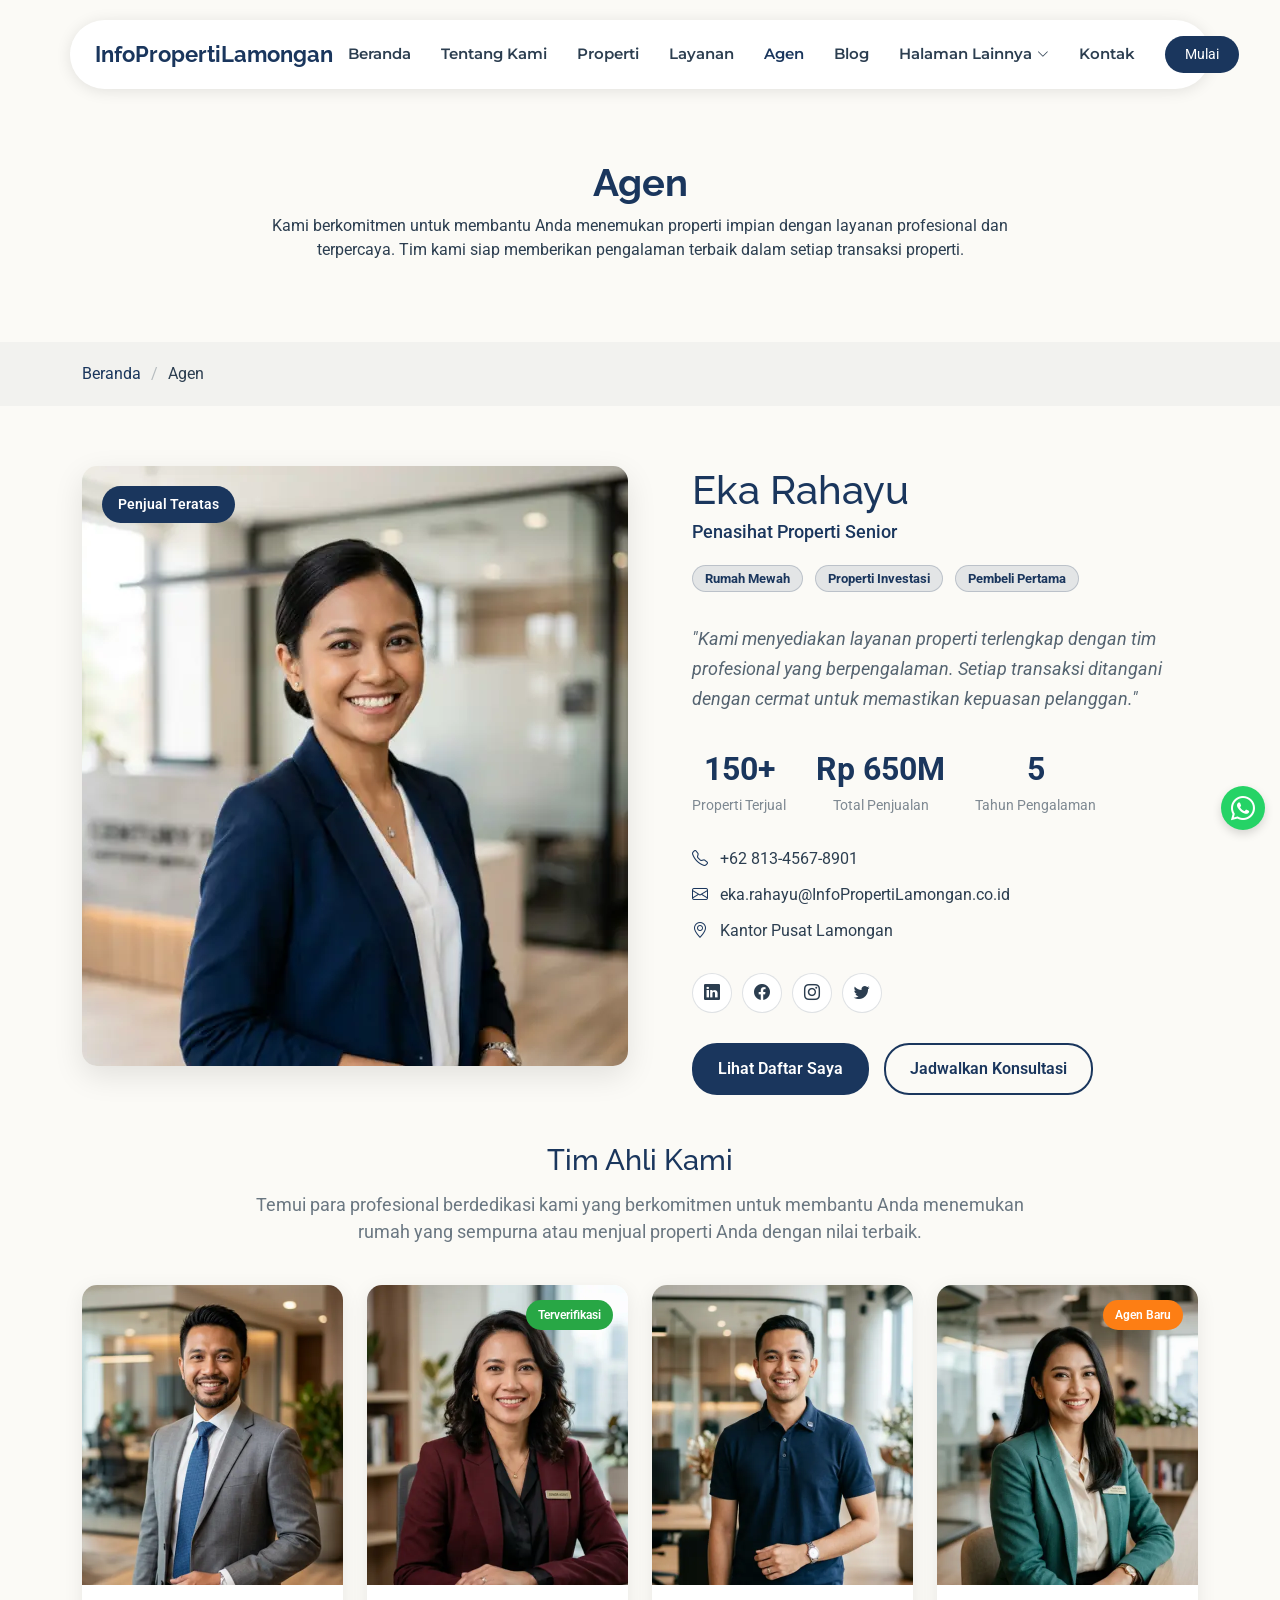
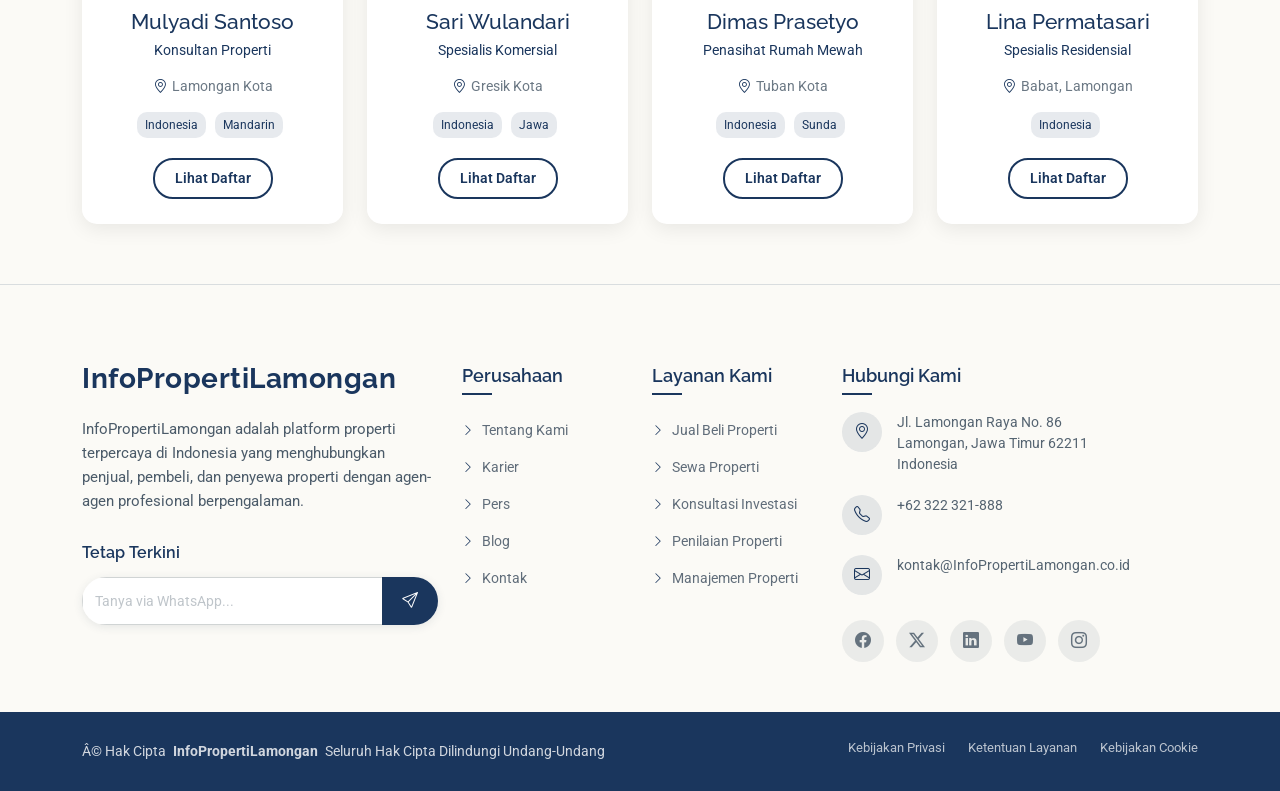
<file: agents.html>
﻿<!DOCTYPE html>
<html lang="id">

<head>
  <meta charset="utf-8">
  <meta content="width=device-width, initial-scale=1.0" name="viewport">
  <title>Agen - InfoPropertiLamongan Indonesia</title>
  <meta name="description"
    content="InfoPropertiLamongan - Platform properti terpercaya di Indonesia. Temukan rumah, apartemen, dan properti komersial impian Anda.">
  <meta name="keywords" content="properti, rumah dijual, apartemen, tanah, investasi properti, agen properti Indonesia">

  <link href="assets/img/favicon.png" rel="icon">
  <link href="assets/img/apple-touch-icon.png" rel="apple-touch-icon">

  <link href="https://fonts.googleapis.com" rel="preconnect">
  <link href="https://fonts.gstatic.com" rel="preconnect" crossorigin>
  <link
    href="https://fonts.googleapis.com/css2?family=Roboto:ital,wght@0,100;0,300;0,400;0,500;0,700;0,900;1,100;1,300;1,400;1,500;1,700;1,900&family=Montserrat:ital,wght@0,100;0,200;0,300;0,400;0,500;0,600;0,700;0,800;0,900;1,100;1,200;1,300;1,400;1,500;1,600;1,700;1,800;1,900&family=Raleway:ital,wght@0,100;0,200;0,300;0,400;0,500;0,600;0,700;0,800;0,900;1,100;1,200;1,300;1,400;1,500;1,600;1,700;1,800;1,900&display=swap"
    rel="stylesheet">

  <link href="assets/vendor/bootstrap/css/bootstrap.min.css" rel="stylesheet">
  <link href="assets/vendor/bootstrap-icons/bootstrap-icons.css" rel="stylesheet">
  <link href="assets/vendor/aos/aos.css" rel="stylesheet">
  <link href="assets/vendor/glightbox/css/glightbox.min.css" rel="stylesheet">
  <link href="assets/vendor/swiper/swiper-bundle.min.css" rel="stylesheet">
  <link href="assets/vendor/drift-zoom/drift-basic.css" rel="stylesheet">

  <link href="assets/css/main.css" rel="stylesheet">

</head>

<body class="agents-page">

  <header id="header" class="header d-flex align-items-center fixed-top">
    <div
      class="header-container container-fluid container-xl position-relative d-flex align-items-center justify-content-between">

      <a href="index.html" class="logo d-flex align-items-center me-auto me-xl-0">
        <h1 class="sitename">InfoPropertiLamongan</h1>
      </a>

      <nav id="navmenu" class="navmenu" aria-label="Menu utama">
        <ul>
          <li><a href="index.html">Beranda</a></li>
          <li><a href="about.html">Tentang Kami</a></li>
          <li><a href="properties.html">Properti</a></li>
          <li><a href="services.html">Layanan</a></li>
          <li><a href="agents.html" class="active">Agen</a></li>
          <li><a href="blog.html">Blog</a></li>
          <li class="dropdown"><a href="#" aria-expanded="false" aria-haspopup="true"><span>Halaman Lainnya</span> <i
                class="bi bi-chevron-down toggle-dropdown"></i></a>
            <ul>
              <li><a href="property-details.html">Detail Properti</a></li>
              <li><a href="service-details.html">Detail Layanan</a></li>
              <li><a href="agent-profile.html">Profil Agen</a></li>
              <li><a href="blog-details.html">Detail Blog</a></li>
              <li><a href="terms.html">Syarat & Ketentuan</a></li>
              <li><a href="privacy.html">Privasi</a></li>

            </ul>
          </li>

          <li><a href="contact.html">Kontak</a></li>
        </ul>
        <button class="mobile-nav-toggle d-xl-none bi bi-list" aria-label="Buka menu navigasi" type="button"></button>
      </nav>

      <a class="btn-getstarted" href="https://wa.me/6281234567890?text=Halo%20InfoPropertiLamongan,%20saya%20tertarik%20dan%20ingin%20bertanya%20lebih%20lanjut." target="_blank" rel="noopener">Mulai</a>

    </div>
  </header>

  <main class="main">

    <div class="page-title">
      <div class="heading">
        <div class="container">
          <div class="row d-flex justify-content-center text-center">
            <div class="col-lg-8">
              <h1 class="heading-title">Agen</h1>
              <p class="mb-0">
                Kami berkomitmen untuk membantu Anda menemukan properti impian dengan layanan profesional dan
                terpercaya. Tim kami siap memberikan pengalaman terbaik dalam setiap transaksi properti.
              </p>
            </div>
          </div>
        </div>
      </div>
      <nav class="breadcrumbs">
        <div class="container">
          <ol>
            <li><a href="index.html">Beranda</a></li>
            <li class="current">Agen</li>
          </ol>
        </div>
      </nav>
    </div>
    <section id="agents" class="agents section">

      <div class="container" data-aos="fade-up" data-aos-delay="100">

        <div class="row">
          <div class="col-lg-6" data-aos="fade-right" data-aos-delay="200">
            <div class="featured-agent">
              <div class="agent-image">
                <img src="assets/img/real-estate/agent-1.webp" alt="Agen Unggulan" class="img-fluid">
                <div class="agent-badge">Penjual Teratas</div>
              </div>
            </div>
          </div>

          <div class="col-lg-6" data-aos="fade-left" data-aos-delay="200">
            <div class="featured-content">
              <h3>Eka Rahayu</h3>
              <span class="position">Penasihat Properti Senior</span>

              <div class="specialties">
                <span class="badge">Rumah Mewah</span>
                <span class="badge">Properti Investasi</span>
                <span class="badge">Pembeli Pertama</span>
              </div>

              <blockquote>
                "Kami menyediakan layanan properti terlengkap dengan tim profesional yang berpengalaman. Setiap
                transaksi ditangani dengan cermat untuk memastikan kepuasan pelanggan."
              </blockquote>

              <div class="stats">
                <div class="stat-item">
                  <span class="number">150+</span>
                  <span class="label">Properti Terjual</span>
                </div>
                <div class="stat-item">
                  <span class="number">Rp 650M</span>
                  <span class="label">Total Penjualan</span>
                </div>
                <div class="stat-item">
                  <span class="number">5</span>
                  <span class="label">Tahun Pengalaman</span>
                </div>
              </div>

              <div class="contact-info">
                <div class="contact-item">
                  <i class="bi bi-telephone"></i>
                  <span>+62 813-4567-8901</span>
                </div>
                <div class="contact-item">
                  <i class="bi bi-envelope"></i>
                  <span>eka.rahayu@InfoPropertiLamongan.co.id</span>
                </div>
                <div class="contact-item">
                  <i class="bi bi-geo-alt"></i>
                  <span>Kantor Pusat Lamongan</span>
                </div>
              </div>

              <div class="social-links">
                <a href="https://linkedin.com/company/InfoPropertiLamongan-id" target="_blank" rel="noopener" class="social-link" aria-label="LinkedIn"><i class="bi bi-linkedin" aria-hidden="true"></i></a>
                <a href="https://facebook.com/InfoPropertiLamongan.id" target="_blank" rel="noopener" class="social-link" aria-label="Facebook"><i class="bi bi-facebook" aria-hidden="true"></i></a>
                <a href="https://instagram.com/InfoPropertiLamongan.id" target="_blank" rel="noopener" class="social-link" aria-label="Instagram"><i class="bi bi-instagram" aria-hidden="true"></i></a>
                <a href="https://twitter.com/InfoPropertiLamongan_id" target="_blank" rel="noopener" class="social-link" aria-label="Twitter"><i class="bi bi-twitter" aria-hidden="true"></i></a>
              </div>

              <div class="cta-buttons">
                <a href="agent-profile.html?id=eka" class="btn btn-primary">Lihat Daftar Saya</a>
                <a href="https://wa.me/6281234567890?text=Halo%20InfoPropertiLamongan,%20saya%20ingin%20menjadwalkan%20konsultasi%20properti." target="_blank" rel="noopener" class="btn btn-outline">Jadwalkan Konsultasi</a>
              </div>
            </div>
          </div>
        </div>

        <div class="row mt-5">
          <div class="col-12" data-aos="fade-up" data-aos-delay="300">
            <h4 class="section-subtitle">Tim Ahli Kami</h4>
            <p class="section-description">Temui para profesional berdedikasi kami yang berkomitmen untuk membantu Anda
              menemukan rumah yang sempurna atau menjual properti Anda dengan nilai terbaik.</p>
          </div>
        </div>

        <div class="row gy-4">

          <div class="col-lg-3 col-md-6" data-aos="zoom-in" data-aos-delay="100">
            <div class="agent-card">
              <div class="agent-photo">
                <img src="assets/img/real-estate/agent-2.webp" alt="Agen" class="img-fluid">
                <div class="hover-overlay">
                  <div class="contact-actions">
                    <a href="tel:+6281234567890" class="action-btn" title="Hubungi"><i class="bi bi-telephone"></i></a>
                    <a href="mailto:kontak@InfoPropertiLamongan.co.id" class="action-btn" title="Email"><i
                        class="bi bi-envelope"></i></a>
                    <a href="https://wa.me/6281234567890" target="_blank" rel="noopener" class="action-btn"
                      title="WhatsApp"><i class="bi bi-whatsapp"></i></a>
                  </div>
                </div>
              </div>
              <div class="agent-info">
                <h5>Mulyadi Santoso</h5>
                <span class="role">Konsultan Properti</span>
                <div class="location">
                  <i class="bi bi-geo-alt"></i>
                  <span>Lamongan Kota</span>
                </div>
                <div class="languages">
                  <span class="lang-tag">Indonesia</span>
                  <span class="lang-tag">Mandarin</span>
                </div>
                <a href="agent-profile.html?id=mulyadi" class="view-listings">Lihat Daftar</a>
              </div>
            </div>
          </div>
          <div class="col-lg-3 col-md-6" data-aos="zoom-in" data-aos-delay="200">
            <div class="agent-card">
              <div class="agent-photo">
                <img src="assets/img/real-estate/agent-3.webp" alt="Agen" class="img-fluid">
                <div class="agent-status verified">Terverifikasi</div>
                <div class="hover-overlay">
                  <div class="contact-actions">
                    <a href="tel:+6281234567890" class="action-btn" title="Hubungi"><i class="bi bi-telephone"></i></a>
                    <a href="mailto:kontak@InfoPropertiLamongan.co.id" class="action-btn" title="Email"><i
                        class="bi bi-envelope"></i></a>
                    <a href="https://wa.me/6281234567890" target="_blank" rel="noopener" class="action-btn"
                      title="WhatsApp"><i class="bi bi-whatsapp"></i></a>
                  </div>
                </div>
              </div>
              <div class="agent-info">
                <h5>Sari Wulandari</h5>
                <span class="role">Spesialis Komersial</span>
                <div class="location">
                  <i class="bi bi-geo-alt"></i>
                  <span>Gresik Kota</span>
                </div>
                <div class="languages">
                  <span class="lang-tag">Indonesia</span>
                  <span class="lang-tag">Jawa</span>
                </div>
                <a href="agent-profile.html?id=sari" class="view-listings">Lihat Daftar</a>
              </div>
            </div>
          </div>
          <div class="col-lg-3 col-md-6" data-aos="zoom-in" data-aos-delay="300">
            <div class="agent-card">
              <div class="agent-photo">
                <img src="assets/img/real-estate/agent-4.webp" alt="Agen" class="img-fluid">
                <div class="hover-overlay">
                  <div class="contact-actions">
                    <a href="tel:+6281234567890" class="action-btn" title="Hubungi"><i class="bi bi-telephone"></i></a>
                    <a href="mailto:kontak@InfoPropertiLamongan.co.id" class="action-btn" title="Email"><i
                        class="bi bi-envelope"></i></a>
                    <a href="https://wa.me/6281234567890" target="_blank" rel="noopener" class="action-btn"
                      title="WhatsApp"><i class="bi bi-whatsapp"></i></a>
                  </div>
                </div>
              </div>
              <div class="agent-info">
                <h5>Dimas Prasetyo</h5>
                <span class="role">Penasihat Rumah Mewah</span>
                <div class="location">
                  <i class="bi bi-geo-alt"></i>
                  <span>Tuban Kota</span>
                </div>
                <div class="languages">
                  <span class="lang-tag">Indonesia</span>
                  <span class="lang-tag">Sunda</span>
                </div>
                <a href="agent-profile.html?id=dimas" class="view-listings">Lihat Daftar</a>
              </div>
            </div>
          </div>
          <div class="col-lg-3 col-md-6" data-aos="zoom-in" data-aos-delay="400">
            <div class="agent-card">
              <div class="agent-photo">
                <img src="assets/img/real-estate/agent-5.webp" alt="Agen" class="img-fluid">
                <div class="agent-status new">Agen Baru</div>
                <div class="hover-overlay">
                  <div class="contact-actions">
                    <a href="tel:+6281234567890" class="action-btn" title="Hubungi"><i class="bi bi-telephone"></i></a>
                    <a href="mailto:kontak@InfoPropertiLamongan.co.id" class="action-btn" title="Email"><i
                        class="bi bi-envelope"></i></a>
                    <a href="https://wa.me/6281234567890" target="_blank" rel="noopener" class="action-btn"
                      title="WhatsApp"><i class="bi bi-whatsapp"></i></a>
                  </div>
                </div>
              </div>
              <div class="agent-info">
                <h5>Lina Permatasari</h5>
                <span class="role">Spesialis Residensial</span>
                <div class="location">
                  <i class="bi bi-geo-alt"></i>
                  <span>Babat, Lamongan</span>
                </div>
                <div class="languages">
                  <span class="lang-tag">Indonesia</span>
                </div>
                <a href="agent-profile.html?id=lina" class="view-listings">Lihat Daftar</a>
              </div>
            </div>
          </div>
        </div>

      </div>

    </section>
  </main>

  <footer id="footer" class="footer position-relative">

    <div class="container">
      <div class="row gy-5">

        <div class="col-lg-4">
          <div class="footer-content">
            <a href="index.html" class="logo d-flex align-items-center mb-4">
              <span class="sitename">InfoPropertiLamongan</span>
            </a>
            <p class="mb-4">InfoPropertiLamongan adalah platform properti terpercaya di Indonesia yang menghubungkan penjual,
              pembeli, dan penyewa properti dengan agen-agen profesional berpengalaman.</p>

                        <div class="newsletter-form">
              <h5>Tetap Terkini</h5>
              <form id="footerWaForm">
                <div class="input-group">
                  <input type="text" name="chatMessage" class="form-control" placeholder="Tanya via WhatsApp..." required="" aria-label="Tulis pesan WhatsApp">
                  <button type="submit" class="btn-subscribe" aria-label="Kirim pesan WhatsApp">
                    <i class="bi bi-send" aria-hidden="true"></i>
                  </button>
                </div>
              </form>
            </div>
          </div>
        </div>

        <div class="col-lg-2 col-6">
          <div class="footer-links">
            <h4>Perusahaan</h4>
            <ul>
              <li><a href="about.html"><i class="bi bi-chevron-right"></i> Tentang Kami</a></li>
              <li><a href="about.html"><i class="bi bi-chevron-right"></i> Karier</a></li>
              <li><a href="about.html"><i class="bi bi-chevron-right"></i> Pers</a></li>
              <li><a href="blog.html"><i class="bi bi-chevron-right"></i> Blog</a></li>
              <li><a href="contact.html"><i class="bi bi-chevron-right"></i> Kontak</a></li>
            </ul>
          </div>
        </div>

        <div class="col-lg-2 col-6">
          <div class="footer-links">
            <h4>Layanan Kami</h4>
            <ul>
              <li><a href="services.html"><i class="bi bi-chevron-right"></i> Jual Beli Properti</a></li>
              <li><a href="services.html"><i class="bi bi-chevron-right"></i> Sewa Properti</a></li>
              <li><a href="service-details.html"><i class="bi bi-chevron-right"></i> Konsultasi Investasi</a></li>
              <li><a href="service-details.html"><i class="bi bi-chevron-right"></i> Penilaian Properti</a></li>
              <li><a href="service-details.html"><i class="bi bi-chevron-right"></i> Manajemen Properti</a></li>
            </ul>
          </div>
        </div>

        <div class="col-lg-4">
          <div class="footer-contact">
            <h4>Hubungi Kami</h4>
            <div class="contact-item">
              <div class="contact-icon">
                <i class="bi bi-geo-alt"></i>
              </div>
              <div class="contact-info">
                <p>Jl. Lamongan Raya No. 86<br>Lamongan, Jawa Timur 62211<br>Indonesia</p>
              </div>
            </div>

            <div class="contact-item">
              <div class="contact-icon">
                <i class="bi bi-telephone"></i>
              </div>
              <div class="contact-info">
                <p>+62 322 321-888</p>
              </div>
            </div>

            <div class="contact-item">
              <div class="contact-icon">
                <i class="bi bi-envelope"></i>
              </div>
              <div class="contact-info">
                <p>kontak@InfoPropertiLamongan.co.id</p>
              </div>
            </div>

            <div class="social-links">
              <a href="https://facebook.com/InfoPropertiLamongan.id" target="_blank" rel="noopener" aria-label="Facebook InfoPropertiLamongan"><i class="bi bi-facebook" aria-hidden="true"></i></a>
              <a href="https://twitter.com/InfoPropertiLamongan_id" target="_blank" rel="noopener" aria-label="Twitter InfoPropertiLamongan"><i class="bi bi-twitter-x" aria-hidden="true"></i></a>
              <a href="https://linkedin.com/company/InfoPropertiLamongan-id" target="_blank" rel="noopener" aria-label="LinkedIn InfoPropertiLamongan"><i class="bi bi-linkedin" aria-hidden="true"></i></a>
              <a href="https://youtube.com/@InfoPropertiLamongan_id" target="_blank" rel="noopener" aria-label="YouTube InfoPropertiLamongan"><i class="bi bi-youtube" aria-hidden="true"></i></a>
              <a href="https://instagram.com/InfoPropertiLamongan.id" target="_blank" rel="noopener" aria-label="Instagram InfoPropertiLamongan"><i class="bi bi-instagram" aria-hidden="true"></i></a>
            </div>
          </div>
        </div>

      </div>
    </div>

    <div class="footer-bottom">
      <div class="container">
        <div class="row align-items-center">
          <div class="col-lg-6">
            <div class="copyright">
              <p>Â© <span>Hak Cipta</span> <strong class="px-1 sitename">InfoPropertiLamongan</strong> <span>Seluruh Hak Cipta
                  Dilindungi Undang-Undang</span></p>
            </div>
          </div>
          <div class="col-lg-6">
            <div class="footer-bottom-links">
              <a href="privacy.html">Kebijakan Privasi</a>
              <a href="terms.html">Ketentuan Layanan</a>
              <a href="privacy.html#cookies">Kebijakan Cookie</a>
            </div>
          </div>
        </div>
      </div>
    </div>

  </footer>

  <a href="https://wa.me/6281234567890?text=Halo%20InfoPropertiLamongan,%20saya%20tertarik%20dan%20ingin%20bertanya%20lebih%20lanjut." target="_blank" rel="noopener" class="whatsapp-float" title="Hubungi Kami via WhatsApp" aria-label="Hubungi kami via WhatsApp"><i class="bi bi-whatsapp" aria-hidden="true"></i></a>
  <a href="#" id="scroll-top" class="scroll-top d-flex align-items-center justify-content-center" aria-label="Kembali ke atas"><i class="bi bi-arrow-up-short" aria-hidden="true"></i></a>

  <div id="preloader"></div>

  <script src="assets/vendor/bootstrap/js/bootstrap.bundle.min.js"></script>
  <script src="assets/vendor/php-email-form/validate.js"></script>
  <script src="assets/vendor/aos/aos.js"></script>
  <script src="assets/vendor/purecounter/purecounter_vanilla.js"></script>
  <script src="assets/vendor/glightbox/js/glightbox.min.js"></script>
  <script src="assets/vendor/swiper/swiper-bundle.min.js"></script>
  <script src="assets/vendor/drift-zoom/Drift.min.js"></script>

  <script src="assets/js/main.js"></script>

</body>

</html>
</file>
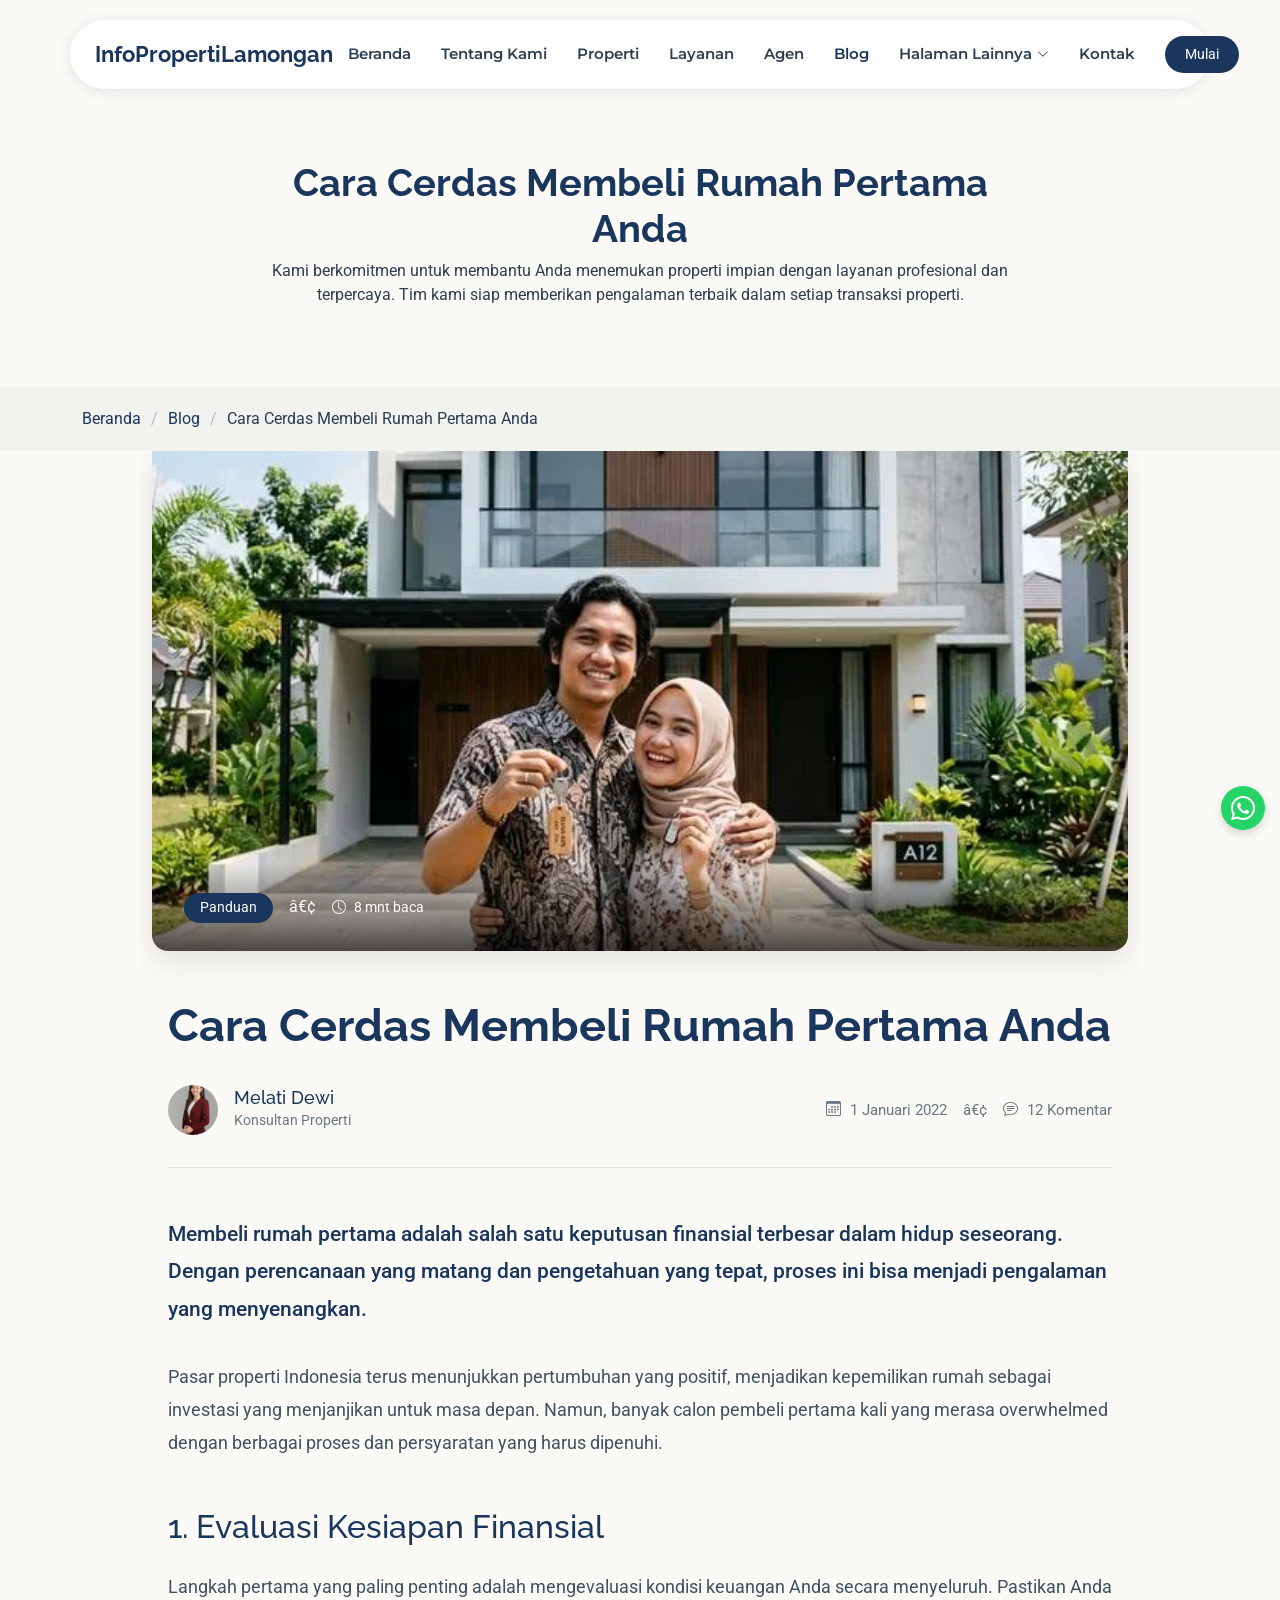
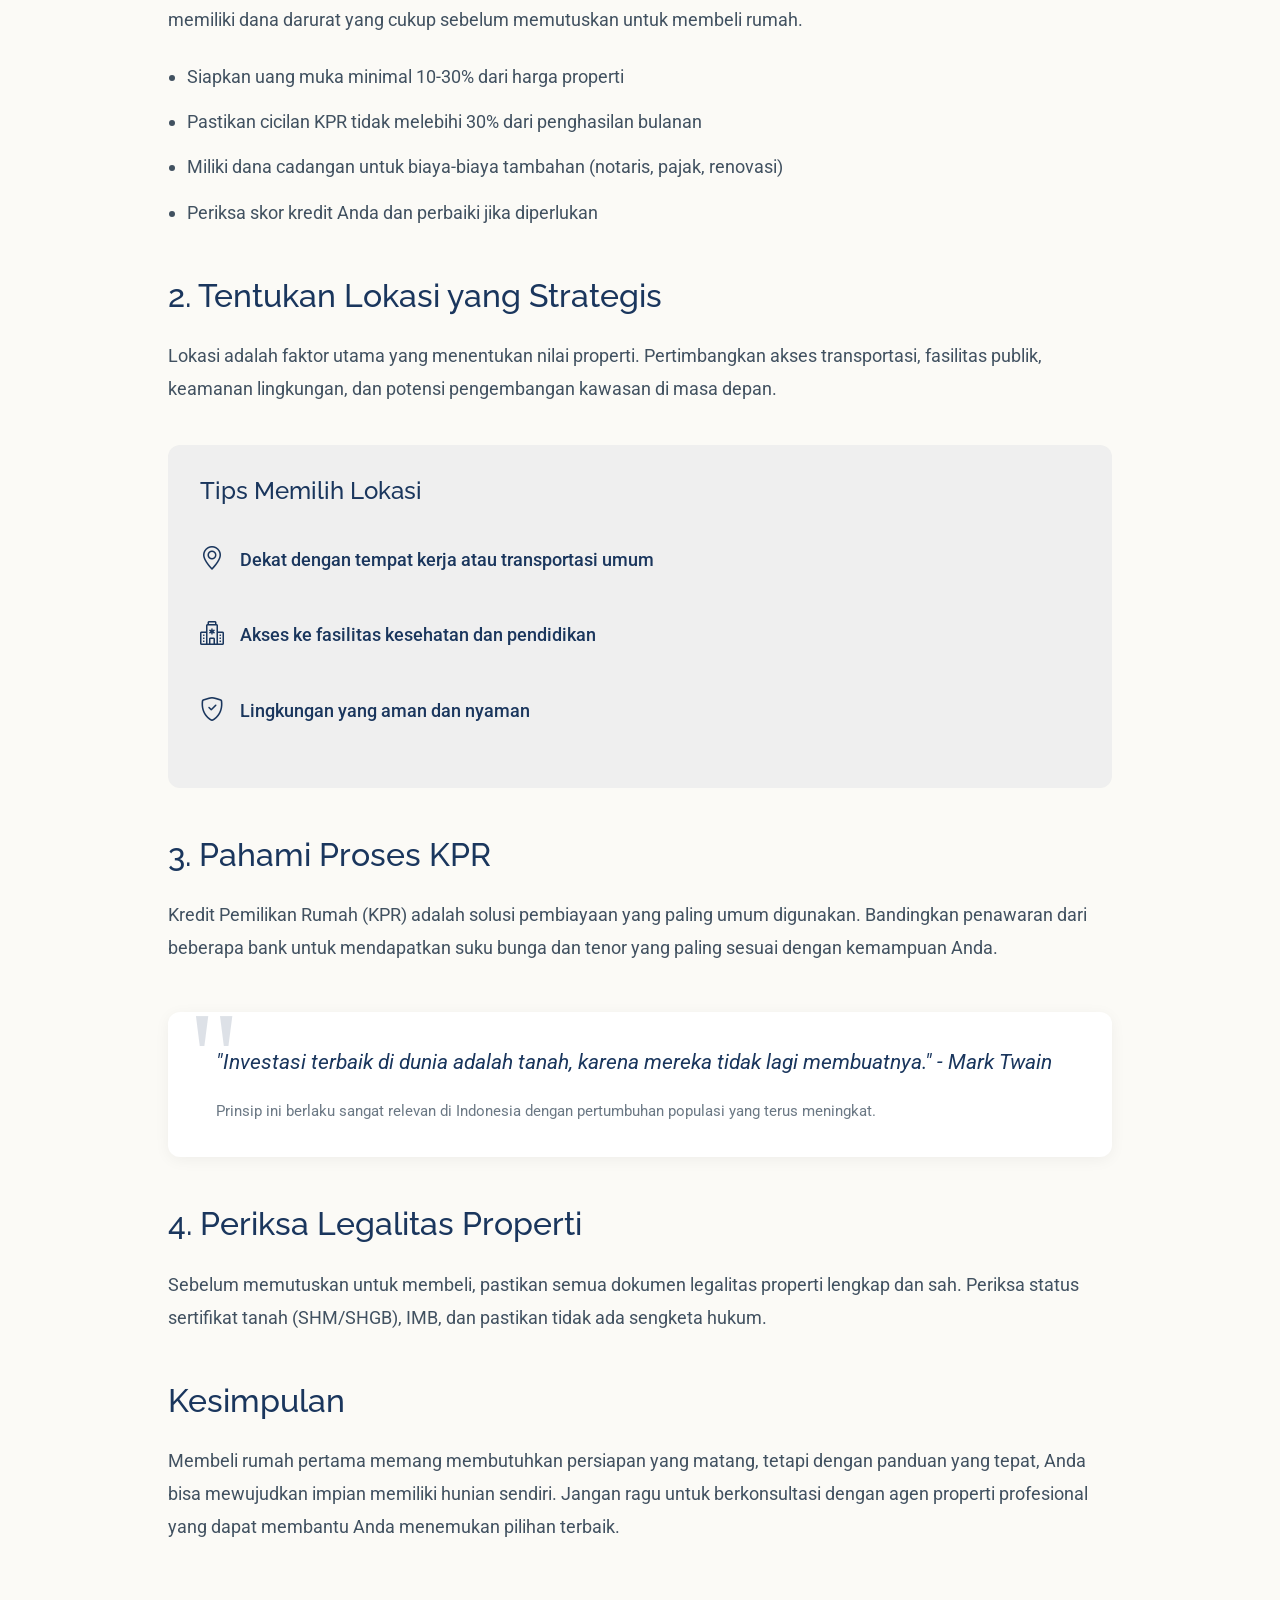
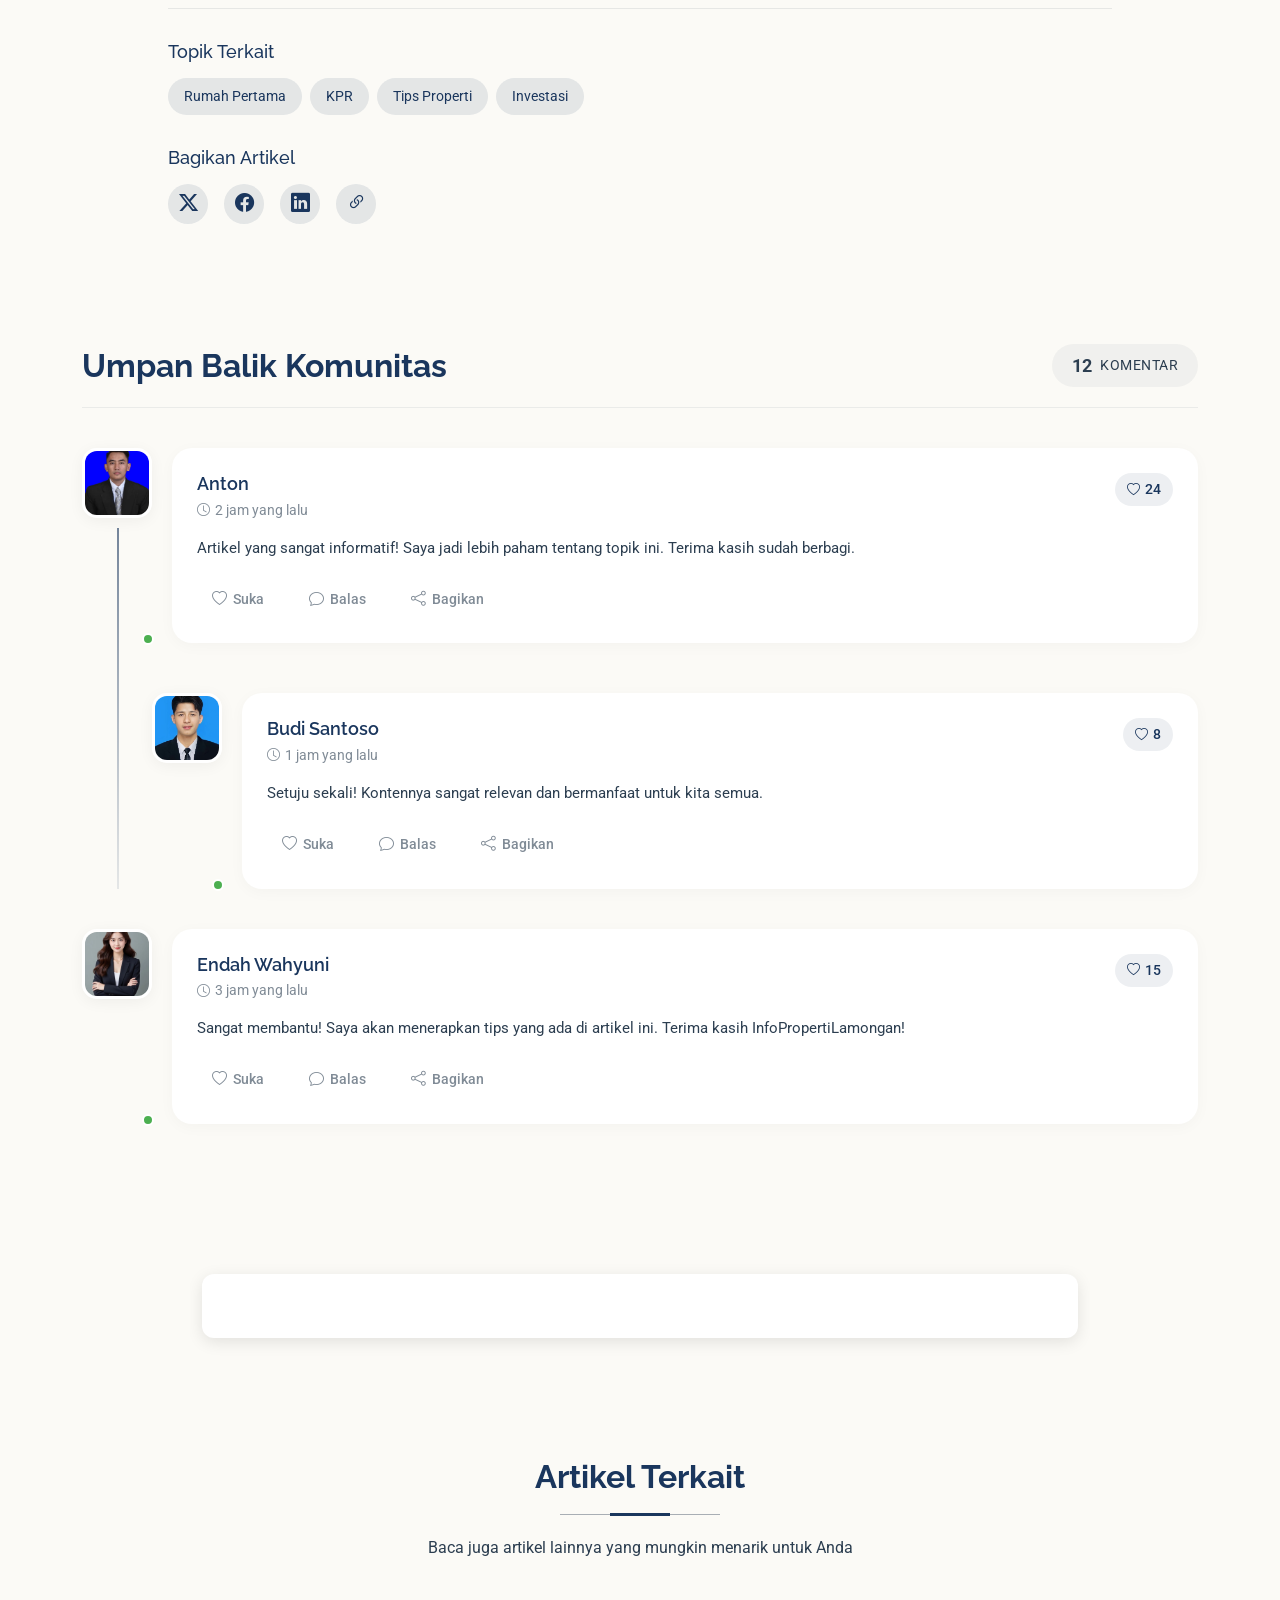
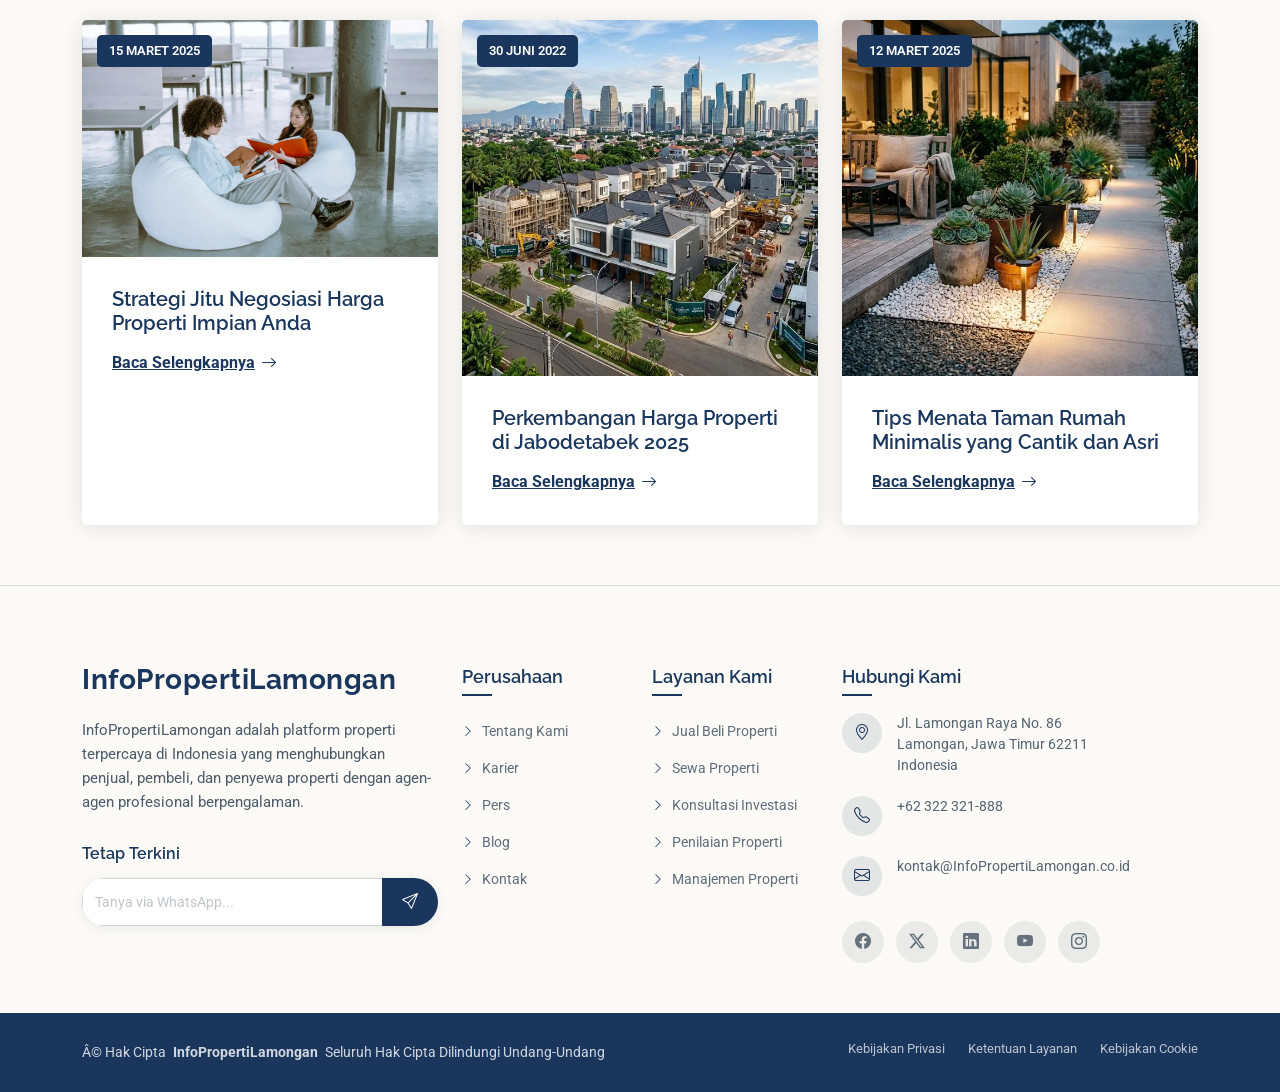
<file: blog-details.html>
﻿<!DOCTYPE html>
<html lang="id">

<head>
  <meta charset="utf-8">
  <meta content="width=device-width, initial-scale=1.0" name="viewport">
  <title>Detail Blog - InfoPropertiLamongan Indonesia</title>
  <meta name="description"
    content="InfoPropertiLamongan - Platform properti terpercaya di Indonesia. Temukan rumah, apartemen, dan properti komersial impian Anda.">
  <meta name="keywords" content="properti, rumah dijual, apartemen, tanah, investasi properti, agen properti Indonesia">

  <link href="assets/img/favicon.png" rel="icon">
  <link href="assets/img/apple-touch-icon.png" rel="apple-touch-icon">

  <link href="https://fonts.googleapis.com" rel="preconnect">
  <link href="https://fonts.gstatic.com" rel="preconnect" crossorigin>
  <link
    href="https://fonts.googleapis.com/css2?family=Roboto:ital,wght@0,100;0,300;0,400;0,500;0,700;0,900;1,100;1,300;1,400;1,500;1,700;1,900&family=Montserrat:ital,wght@0,100;0,200;0,300;0,400;0,500;0,600;0,700;0,800;0,900;1,100;1,200;1,300;1,400;1,500;1,600;1,700;1,800;1,900&family=Raleway:ital,wght@0,100;0,200;0,300;0,400;0,500;0,600;0,700;0,800;0,900;1,100;1,200;1,300;1,400;1,500;1,600;1,700;1,800;1,900&display=swap"
    rel="stylesheet">

  <link href="assets/vendor/bootstrap/css/bootstrap.min.css" rel="stylesheet">
  <link href="assets/vendor/bootstrap-icons/bootstrap-icons.css" rel="stylesheet">
  <link href="assets/vendor/aos/aos.css" rel="stylesheet">
  <link href="assets/vendor/glightbox/css/glightbox.min.css" rel="stylesheet">
  <link href="assets/vendor/swiper/swiper-bundle.min.css" rel="stylesheet">
  <link href="assets/vendor/drift-zoom/drift-basic.css" rel="stylesheet">

  <link href="assets/css/main.css" rel="stylesheet">


</head>

<body class="blog-details-page">

  <header id="header" class="header d-flex align-items-center fixed-top">
    <div
      class="header-container container-fluid container-xl position-relative d-flex align-items-center justify-content-between">

      <a href="index.html" class="logo d-flex align-items-center me-auto me-xl-0">
        <h1 class="sitename">InfoPropertiLamongan</h1>
      </a>

      <nav id="navmenu" class="navmenu" aria-label="Menu utama">
        <ul>
          <li><a href="index.html">Beranda</a></li>
          <li><a href="about.html">Tentang Kami</a></li>
          <li><a href="properties.html">Properti</a></li>
          <li><a href="services.html">Layanan</a></li>
          <li><a href="agents.html">Agen</a></li>
          <li><a href="blog.html" class="active">Blog</a></li>
          <li class="dropdown"><a href="#" aria-expanded="false" aria-haspopup="true"><span>Halaman Lainnya</span> <i
                class="bi bi-chevron-down toggle-dropdown"></i></a>
            <ul>
              <li><a href="property-details.html">Detail Properti</a></li>
              <li><a href="service-details.html">Detail Layanan</a></li>
              <li><a href="agent-profile.html">Profil Agen</a></li>
              <li><a href="blog-details.html">Detail Blog</a></li>
              <li><a href="terms.html">Syarat & Ketentuan</a></li>
              <li><a href="privacy.html">Privasi</a></li>

            </ul>
          </li>

          <li><a href="contact.html">Kontak</a></li>
        </ul>
        <button class="mobile-nav-toggle d-xl-none bi bi-list" aria-label="Buka menu navigasi" type="button"></button>
      </nav>

      <a class="btn-getstarted" href="properties.html">Mulai</a>

    </div>
  </header>

  <main class="main">

    <div class="page-title">
      <div class="heading">
        <div class="container">
          <div class="row d-flex justify-content-center text-center">
            <div class="col-lg-8">
              <h1 class="heading-title" id="page-heading">Detail Blog</h1>
              <p class="mb-0">
                Kami berkomitmen untuk membantu Anda menemukan properti impian dengan layanan profesional dan
                terpercaya. Tim kami siap memberikan pengalaman terbaik dalam setiap transaksi properti.
              </p>
            </div>
          </div>
        </div>
      </div>
      <nav class="breadcrumbs">
        <div class="container">
          <ol>
            <li><a href="index.html">Beranda</a></li>
            <li><a href="blog.html">Blog</a></li>
            <li class="current" id="breadcrumb-title">Detail Blog</li>
          </ol>
        </div>
      </nav>
    </div>

    <section id="blog-details" class="blog-details section">
      <div class="container" data-aos="fade-up">

        <article class="article" id="article-content">
          <!-- Content loaded dynamically -->
        </article>

      </div>
    </section>

    <section id="blog-comments" class="blog-comments section">
      <div class="container" data-aos="fade-up" data-aos-delay="100">

        <div class="blog-comments-4">
          <div class="comments-header">
            <h3 class="title">Umpan Balik Komunitas</h3>
            <div class="comments-stats">
              <span class="count" id="comments-count">12</span>
              <span class="label">Komentar</span>
            </div>
          </div>

          <div class="comments-container">
            <div class="comment-thread">
              <div class="comment-box">
                <div class="comment-wrapper">
                  <div class="avatar-wrapper">
                    <img src="assets/img/person/person-f-9.webp" alt="Avatar" loading="lazy">
                    <span class="status-indicator"></span>
                  </div>

                  <div class="comment-content">
                    <div class="comment-header">
                      <div class="user-info">
                        <h4>Anton</h4>
                        <span class="time-badge">
                          <i class="bi bi-clock"></i>
                          2 jam yang lalu
                        </span>
                      </div>
                      <div class="engagement">
                        <span class="likes">
                          <i class="bi bi-heart"></i>
                          24
                        </span>
                      </div>
                    </div>

                    <div class="comment-body">
                      <p>Artikel yang sangat informatif! Saya jadi lebih paham tentang topik ini. Terima kasih sudah
                        berbagi.</p>
                    </div>

                    <div class="comment-actions">
                      <button class="action-btn like-btn" aria-label="Sukai komentar">
                        <i class="bi bi-heart"></i>
                        <span>Suka</span>
                      </button>
                      <button class="action-btn reply-btn" aria-label="Balas komentar">
                        <i class="bi bi-chat"></i>
                        <span>Balas</span>
                      </button>
                      <button class="action-btn share-btn" aria-label="Bagikan komentar">
                        <i class="bi bi-share"></i>
                        <span>Bagikan</span>
                      </button>
                    </div>
                  </div>
                </div>
              </div>

              <div class="replies-container">
                <div class="comment-box reply">
                  <div class="comment-wrapper">
                    <div class="avatar-wrapper">
                      <img src="assets/img/person/person-m-9.webp" alt="Avatar" loading="lazy">
                      <span class="status-indicator"></span>
                    </div>

                    <div class="comment-content">
                      <div class="comment-header">
                        <div class="user-info">
                          <h4>Budi Santoso</h4>
                          <span class="time-badge">
                            <i class="bi bi-clock"></i>
                            1 jam yang lalu
                          </span>
                        </div>
                        <div class="engagement">
                          <span class="likes">
                            <i class="bi bi-heart"></i>
                            8
                          </span>
                        </div>
                      </div>

                      <div class="comment-body">
                        <p>Setuju sekali! Kontennya sangat relevan dan bermanfaat untuk kita semua.</p>
                      </div>

                      <div class="comment-actions">
                        <button class="action-btn like-btn" aria-label="Sukai komentar">
                          <i class="bi bi-heart"></i>
                          <span>Suka</span>
                        </button>
                        <button class="action-btn reply-btn" aria-label="Balas komentar">
                          <i class="bi bi-chat"></i>
                          <span>Balas</span>
                        </button>
                        <button class="action-btn share-btn" aria-label="Bagikan komentar">
                          <i class="bi bi-share"></i>
                          <span>Bagikan</span>
                        </button>
                      </div>
                    </div>
                  </div>
                </div>
              </div>
            </div>

            <div class="comment-thread">
              <div class="comment-box">
                <div class="comment-wrapper">
                  <div class="avatar-wrapper">
                    <img src="assets/img/person/person-f-7.webp" alt="Avatar" loading="lazy">
                    <span class="status-indicator"></span>
                  </div>

                  <div class="comment-content">
                    <div class="comment-header">
                      <div class="user-info">
                        <h4>Endah Wahyuni</h4>
                        <span class="time-badge">
                          <i class="bi bi-clock"></i>
                          3 jam yang lalu
                        </span>
                      </div>
                      <div class="engagement">
                        <span class="likes">
                          <i class="bi bi-heart"></i>
                          15
                        </span>
                      </div>
                    </div>

                    <div class="comment-body">
                      <p>Sangat membantu! Saya akan menerapkan tips yang ada di artikel ini. Terima kasih InfoPropertiLamongan!
                      </p>
                    </div>

                    <div class="comment-actions">
                      <button class="action-btn like-btn" aria-label="Sukai komentar">
                        <i class="bi bi-heart"></i>
                        <span>Suka</span>
                      </button>
                      <button class="action-btn reply-btn" aria-label="Balas komentar">
                        <i class="bi bi-chat"></i>
                        <span>Balas</span>
                      </button>
                      <button class="action-btn share-btn" aria-label="Bagikan komentar">
                        <i class="bi bi-share"></i>
                        <span>Bagikan</span>
                      </button>
                    </div>
                  </div>
                </div>
              </div>
            </div>
          </div>
        </div>

      </div>

    </section>

    <section id="blog-comment-form" class="blog-comment-form section">

      <div class="container" data-aos="fade-up" data-aos-delay="100">

        <form method="post" role="form">

          

        </form>

      </div>

    </section>

    <!-- Related Articles -->
    <section id="related-articles" class="recent-blog-posts section" style="display:none;">
      <div class="container section-title" data-aos="fade-up">
        <h2>Artikel Terkait</h2>
        <p>Baca juga artikel lainnya yang mungkin menarik untuk Anda</p>
      </div>
      <div class="container">
        <div class="row gy-5" id="related-articles-grid">
          <!-- Filled by JS -->
        </div>
      </div>
    </section>

  </main>

  <footer id="footer" class="footer position-relative">

    <div class="container">
      <div class="row gy-5">

        <div class="col-lg-4">
          <div class="footer-content">
            <a href="index.html" class="logo d-flex align-items-center mb-4">
              <span class="sitename">InfoPropertiLamongan</span>
            </a>
            <p class="mb-4">InfoPropertiLamongan adalah platform properti terpercaya di Indonesia yang menghubungkan penjual,
              pembeli, dan penyewa properti dengan agen-agen profesional berpengalaman.</p>

                        <div class="newsletter-form">
              <h5>Tetap Terkini</h5>
              <form id="footerWaForm">
                <div class="input-group">
                  <input type="text" name="chatMessage" class="form-control" placeholder="Tanya via WhatsApp..." required="" aria-label="Tulis pesan WhatsApp">
                  <button type="submit" class="btn-subscribe" aria-label="Kirim pesan WhatsApp">
                    <i class="bi bi-send" aria-hidden="true"></i>
                  </button>
                </div>
              </form>
            </div>
          </div>
        </div>

        <div class="col-lg-2 col-6">
          <div class="footer-links">
            <h4>Perusahaan</h4>
            <ul>
              <li><a href="about.html"><i class="bi bi-chevron-right"></i> Tentang Kami</a></li>
              <li><a href="about.html"><i class="bi bi-chevron-right"></i> Karier</a></li>
              <li><a href="about.html"><i class="bi bi-chevron-right"></i> Pers</a></li>
              <li><a href="blog.html"><i class="bi bi-chevron-right"></i> Blog</a></li>
              <li><a href="contact.html"><i class="bi bi-chevron-right"></i> Kontak</a></li>
            </ul>
          </div>
        </div>

        <div class="col-lg-2 col-6">
          <div class="footer-links">
            <h4>Layanan Kami</h4>
            <ul>
              <li><a href="services.html"><i class="bi bi-chevron-right"></i> Jual Beli Properti</a></li>
              <li><a href="services.html"><i class="bi bi-chevron-right"></i> Sewa Properti</a></li>
              <li><a href="service-details.html"><i class="bi bi-chevron-right"></i> Konsultasi Investasi</a></li>
              <li><a href="service-details.html"><i class="bi bi-chevron-right"></i> Penilaian Properti</a></li>
              <li><a href="service-details.html"><i class="bi bi-chevron-right"></i> Manajemen Properti</a></li>
            </ul>
          </div>
        </div>

        <div class="col-lg-4">
          <div class="footer-contact">
            <h4>Hubungi Kami</h4>
            <div class="contact-item">
              <div class="contact-icon">
                <i class="bi bi-geo-alt"></i>
              </div>
              <div class="contact-info">
                <p>Jl. Lamongan Raya No. 86<br>Lamongan, Jawa Timur 62211<br>Indonesia</p>
              </div>
            </div>

            <div class="contact-item">
              <div class="contact-icon">
                <i class="bi bi-telephone"></i>
              </div>
              <div class="contact-info">
                <p>+62 322 321-888</p>
              </div>
            </div>

            <div class="contact-item">
              <div class="contact-icon">
                <i class="bi bi-envelope"></i>
              </div>
              <div class="contact-info">
                <p>kontak@InfoPropertiLamongan.co.id</p>
              </div>
            </div>

            <div class="social-links">
              <a href="https://facebook.com/InfoPropertiLamongan.id" target="_blank" rel="noopener" aria-label="Facebook InfoPropertiLamongan"><i class="bi bi-facebook" aria-hidden="true"></i></a>
              <a href="https://twitter.com/InfoPropertiLamongan_id" target="_blank" rel="noopener" aria-label="Twitter InfoPropertiLamongan"><i class="bi bi-twitter-x" aria-hidden="true"></i></a>
              <a href="https://linkedin.com/company/InfoPropertiLamongan-id" target="_blank" rel="noopener" aria-label="LinkedIn InfoPropertiLamongan"><i class="bi bi-linkedin" aria-hidden="true"></i></a>
              <a href="https://youtube.com/@InfoPropertiLamongan_id" target="_blank" rel="noopener" aria-label="YouTube InfoPropertiLamongan"><i class="bi bi-youtube" aria-hidden="true"></i></a>
              <a href="https://instagram.com/InfoPropertiLamongan.id" target="_blank" rel="noopener" aria-label="Instagram InfoPropertiLamongan"><i class="bi bi-instagram" aria-hidden="true"></i></a>
            </div>
          </div>
        </div>

      </div>
    </div>

    <div class="footer-bottom">
      <div class="container">
        <div class="row align-items-center">
          <div class="col-lg-6">
            <div class="copyright">
              <p>Â© <span>Hak Cipta</span> <strong class="px-1 sitename">InfoPropertiLamongan</strong> <span>Seluruh Hak Cipta
                  Dilindungi Undang-Undang</span></p>
            </div>
          </div>
          <div class="col-lg-6">
            <div class="footer-bottom-links">
              <a href="privacy.html">Kebijakan Privasi</a>
              <a href="terms.html">Ketentuan Layanan</a>
              <a href="privacy.html#cookies">Kebijakan Cookie</a>
            </div>
          </div>
        </div>
      </div>
    </div>

  </footer>

  <a href="https://wa.me/6281234567890?text=Halo%20InfoPropertiLamongan,%20saya%20tertarik%20dan%20ingin%20bertanya%20lebih%20lanjut." target="_blank" rel="noopener" class="whatsapp-float" title="Hubungi Kami via WhatsApp" aria-label="Hubungi kami via WhatsApp"><i class="bi bi-whatsapp" aria-hidden="true"></i></a>
  <a href="#" id="scroll-top" class="scroll-top d-flex align-items-center justify-content-center" aria-label="Kembali ke atas"><i class="bi bi-arrow-up-short" aria-hidden="true"></i></a>

  <div id="preloader"></div>

  <script src="assets/vendor/bootstrap/js/bootstrap.bundle.min.js"></script>
  <script src="assets/vendor/php-email-form/validate.js"></script>
  <script src="assets/vendor/aos/aos.js"></script>
  <script src="assets/vendor/purecounter/purecounter_vanilla.js"></script>
  <script src="assets/vendor/glightbox/js/glightbox.min.js"></script>
  <script src="assets/vendor/swiper/swiper-bundle.min.js"></script>
  <script src="assets/vendor/drift-zoom/Drift.min.js"></script>

  <script src="assets/js/blog-data.js"></script>
  <script src="assets/js/main.js"></script>

  <script>
    document.addEventListener('DOMContentLoaded', function () {
      const urlParams = new URLSearchParams(window.location.search);
      const articleId = parseInt(urlParams.get('id'));

      if (!articleId || !BLOG_DATA) {
        // Default: show first article
        loadArticle(BLOG_DATA[0]);
        return;
      }

      const article = BLOG_DATA.find(a => a.id === articleId);
      if (article) {
        loadArticle(article);
      } else {
        loadArticle(BLOG_DATA[0]);
      }
    });

    function loadArticle(article) {
      // Update page title
      document.title = article.title + ' - InfoPropertiLamongan Indonesia';
      document.getElementById('page-heading').textContent = article.title;
      document.getElementById('breadcrumb-title').textContent = article.title;
      document.getElementById('comments-count').textContent = article.comments;

      // Build article HTML
      const articleContainer = document.getElementById('article-content');
      articleContainer.innerHTML = `
        <div class="hero-img" data-aos="zoom-in">
          <img src="${article.image}" alt="${article.title}" class="img-fluid" loading="lazy">
          <div class="meta-overlay">
            <div class="meta-categories">
              <a href="blog.html" class="category">${article.category}</a>
              <span class="divider">â€¢</span>
              <span class="reading-time"><i class="bi bi-clock"></i> ${article.readTime}</span>
            </div>
          </div>
        </div>

        <div class="article-content" data-aos="fade-up" data-aos-delay="100">
          <div class="content-header">
            <h1 class="title">${article.title}</h1>

            <div class="author-info">
              <div class="author-details">
                <img src="${article.authorImg}" alt="${article.author}" class="author-img">
                <div class="info">
                  <h4>${article.author}</h4>
                  <span class="role">${article.authorRole}</span>
                </div>
              </div>
              <div class="post-meta">
                <span class="date"><i class="bi bi-calendar3"></i> ${article.date}</span>
                <span class="divider">â€¢</span>
                <span class="comments"><i class="bi bi-chat-text"></i> ${article.comments} Komentar</span>
              </div>
            </div>
          </div>

          <div class="content">
            ${article.content}
          </div>

          <div class="meta-bottom">
            <div class="tags-section">
              <h4>Topik Terkait</h4>
              <div class="tags">
                ${article.tags.map(tag => `<a href="blog.html" class="tag">${tag}</a>`).join('')}
              </div>
            </div>

            <div class="share-section">
              <h4>Bagikan Artikel</h4>
              <div class="social-links">
                <a href="javascript:void(0)" onclick="window.open('https://twitter.com/intent/tweet?url='+encodeURIComponent(window.location.href)+'&text='+encodeURIComponent(document.title),'twitter-share','width=550,height=235');return false;" class="twitter"><i class="bi bi-twitter-x"></i></a>
                <a href="javascript:void(0)" onclick="window.open('https://www.facebook.com/sharer/sharer.php?u='+encodeURIComponent(window.location.href),'facebook-share','width=580,height=296');return false;" class="facebook"><i class="bi bi-facebook"></i></a>
                <a href="javascript:void(0)" onclick="window.open('https://www.linkedin.com/shareArticle?mini=true&url='+encodeURIComponent(window.location.href)+'&title='+encodeURIComponent(document.title),'linkedin-share','width=490,height=530');return false;" class="linkedin"><i class="bi bi-linkedin"></i></a>
                <a href="javascript:void(0)" onclick="navigator.clipboard.writeText(window.location.href);alert('Tautan berhasil disalin!');return false;" class="copy-link" title="Salin Tautan"><i class="bi bi-link-45deg"></i></a>
              </div>
            </div>
          </div>
        </div>
      `;

      // Load related articles
      loadRelatedArticles(article);
    }

    function loadRelatedArticles(currentArticle) {
      const related = BLOG_DATA
        .filter(a => a.id !== currentArticle.id)
        .sort(() => Math.random() - 0.5)
        .slice(0, 3);

      if (related.length > 0) {
        const section = document.getElementById('related-articles');
        section.style.display = '';
        const grid = document.getElementById('related-articles-grid');

        grid.innerHTML = related.map((post, i) => `
          <div class="col-xl-4 col-md-6" data-aos="fade-up" data-aos-delay="${(i + 1) * 100}">
            <div class="post-item position-relative h-100">
              <div class="post-img position-relative overflow-hidden">
                <img src="${post.image}" class="img-fluid" alt="${post.title}">
                <span class="post-date">${post.date}</span>
              </div>
              <div class="post-content d-flex flex-column">
                <h3 class="post-title">${post.title}</h3>
                <a href="blog-details.html?id=${post.id}" class="readmore stretched-link"><span>Baca Selengkapnya</span><i class="bi bi-arrow-right"></i></a>
              </div>
            </div>
          </div>
        `).join('');
      }
    }
  </script>

</body>

</html>
</file>
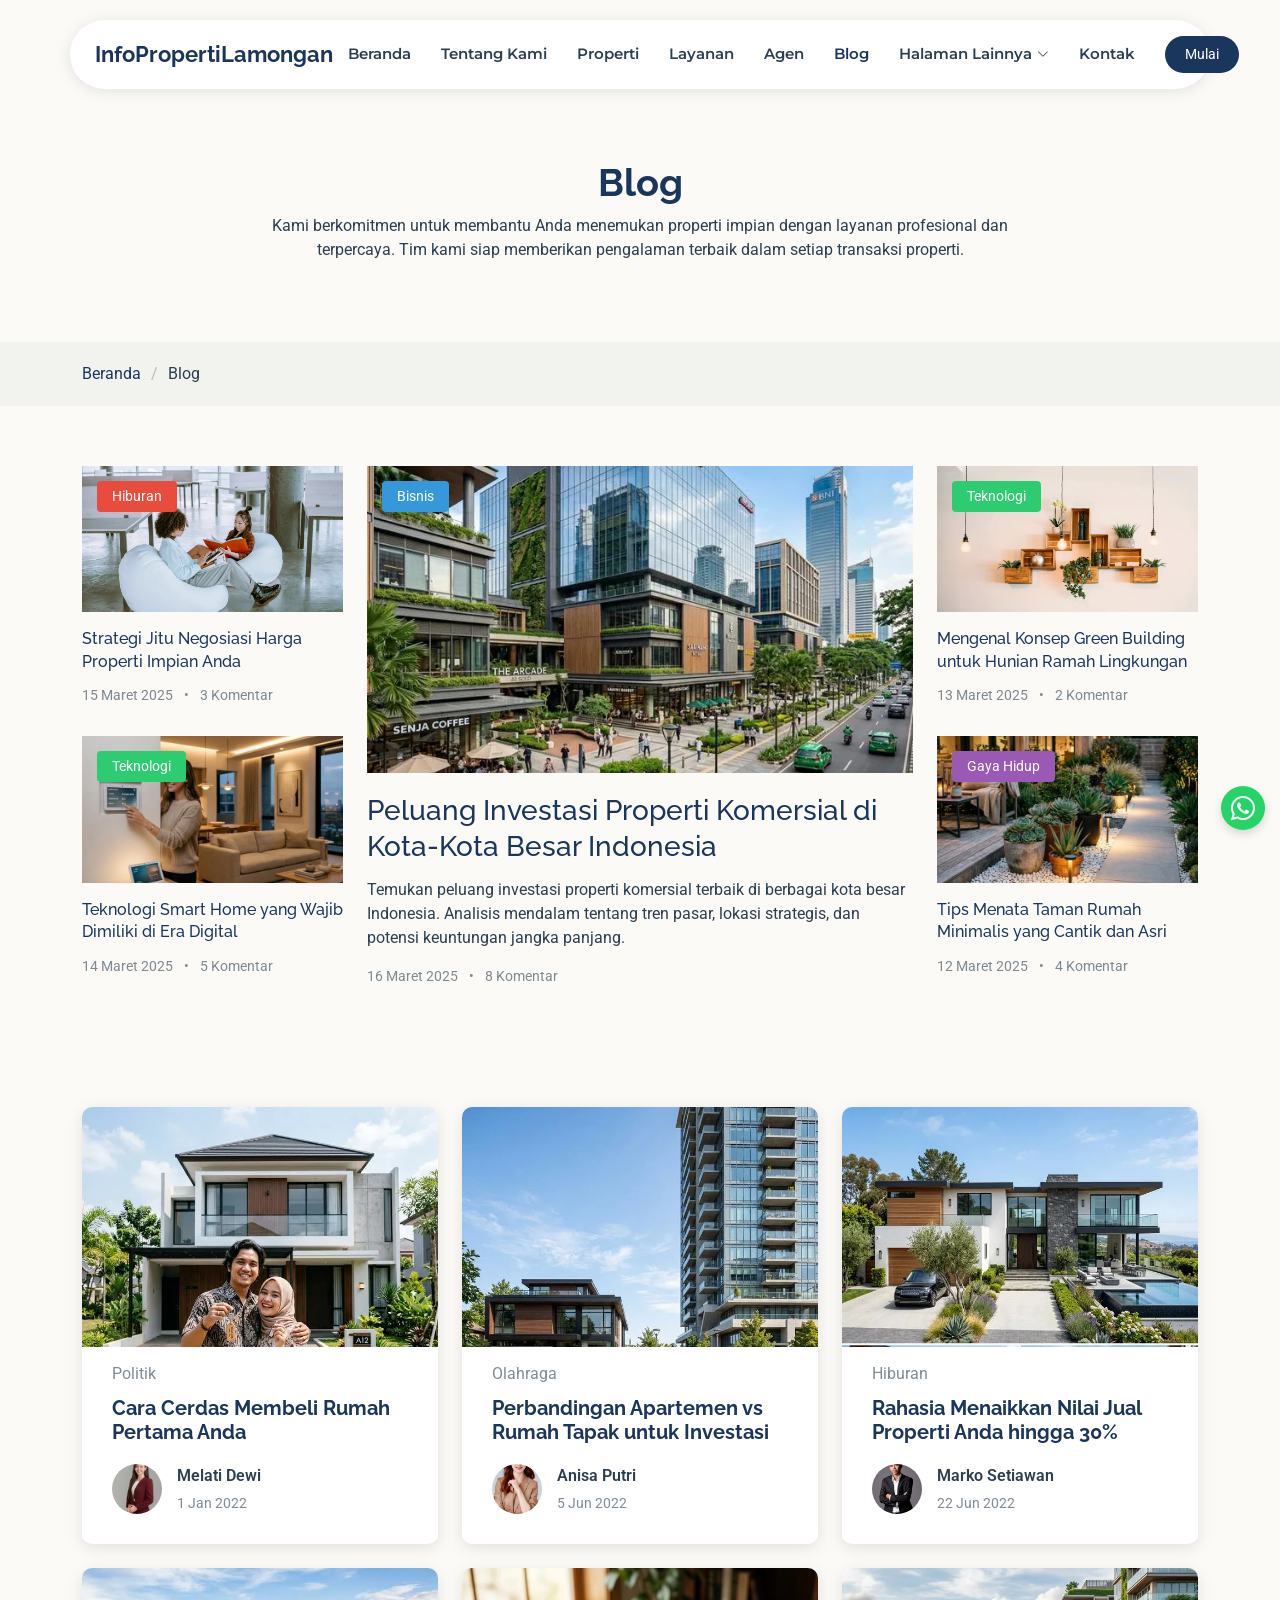
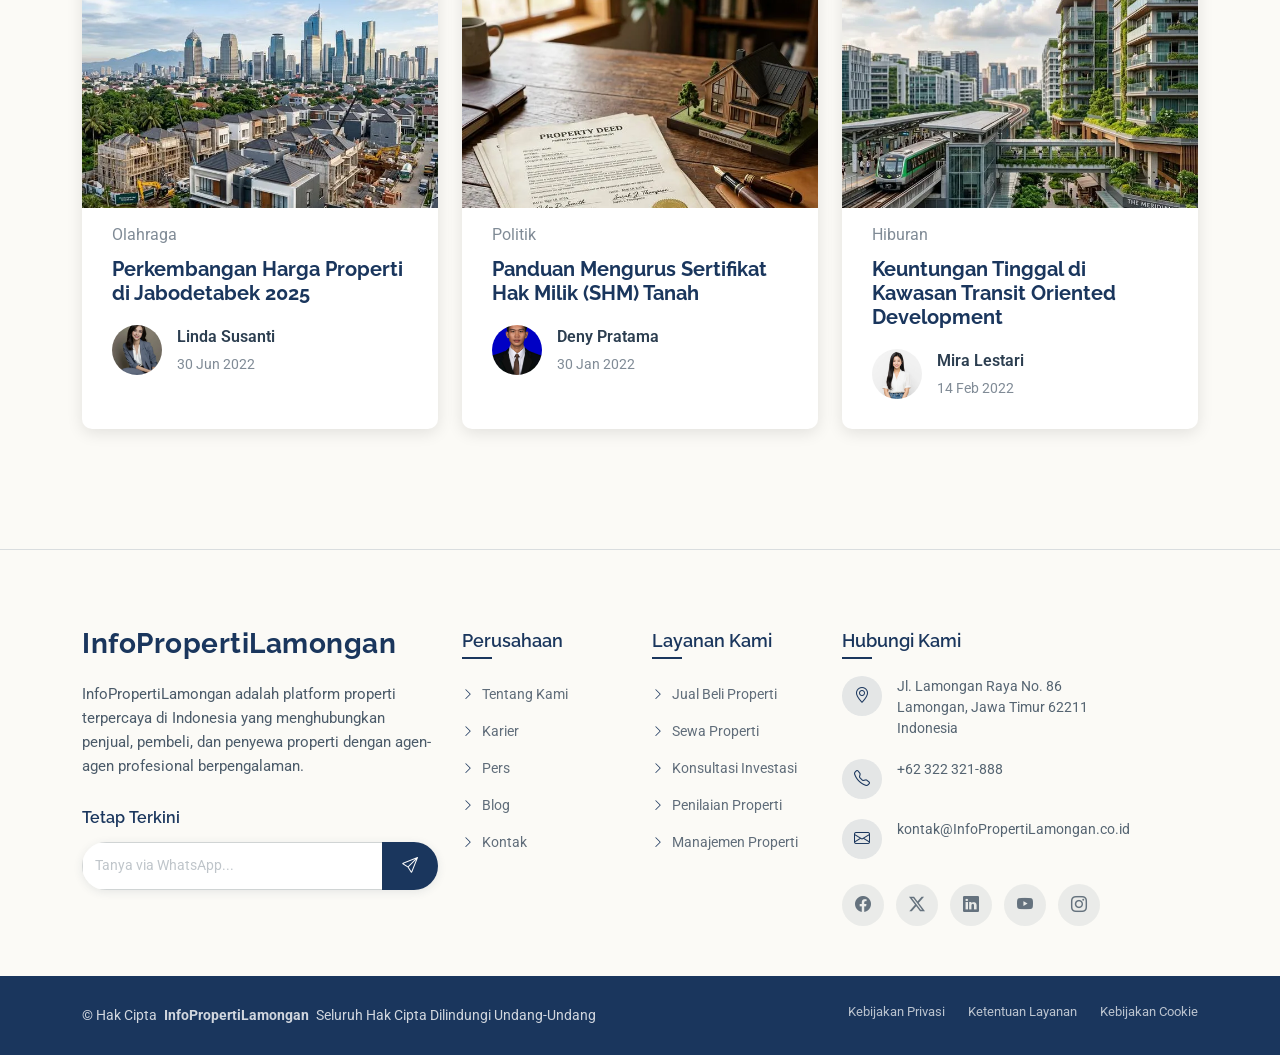
<file: blog.html>
﻿<!DOCTYPE html>
<html lang="id">

<head>
  <meta charset="utf-8">
  <meta content="width=device-width, initial-scale=1.0" name="viewport">
  <title>Blog - InfoPropertiLamongan Indonesia</title>
  <meta name="description" content="InfoPropertiLamongan - Platform properti terpercaya di Indonesia. Temukan rumah, apartemen, dan properti komersial impian Anda.">
  <meta name="keywords" content="properti, rumah dijual, apartemen, tanah, investasi properti, agen properti Indonesia">

  <link href="assets/img/favicon.png" rel="icon">
  <link href="assets/img/apple-touch-icon.png" rel="apple-touch-icon">

  <link href="https://fonts.googleapis.com" rel="preconnect">
  <link href="https://fonts.gstatic.com" rel="preconnect" crossorigin>
  <link href="https://fonts.googleapis.com/css2?family=Roboto:ital,wght@0,100;0,300;0,400;0,500;0,700;0,900;1,100;1,300;1,400;1,500;1,700;1,900&family=Montserrat:ital,wght@0,100;0,200;0,300;0,400;0,500;0,600;0,700;0,800;0,900;1,100;1,200;1,300;1,400;1,500;1,600;1,700;1,800;1,900&family=Raleway:ital,wght@0,100;0,200;0,300;0,400;0,500;0,600;0,700;0,800;0,900;1,100;1,200;1,300;1,400;1,500;1,600;1,700;1,800;1,900&display=swap" rel="stylesheet">

  <link href="assets/vendor/bootstrap/css/bootstrap.min.css" rel="stylesheet">
  <link href="assets/vendor/bootstrap-icons/bootstrap-icons.css" rel="stylesheet">
  <link href="assets/vendor/aos/aos.css" rel="stylesheet">
  <link href="assets/vendor/glightbox/css/glightbox.min.css" rel="stylesheet">
  <link href="assets/vendor/swiper/swiper-bundle.min.css" rel="stylesheet">
  <link href="assets/vendor/drift-zoom/drift-basic.css" rel="stylesheet">

  <link href="assets/css/main.css" rel="stylesheet">

  <style>
    .post-author-img {
      width: 50px !important; /* Anda bisa menyesuaikan angkanya jika ingin lebih besar/kecil */
      height: 50px !important;
      border-radius: 50%;
      object-fit: cover;
    }
  </style>
  </head>

<body class="blog-page">

  <header id="header" class="header d-flex align-items-center fixed-top">
    <div class="header-container container-fluid container-xl position-relative d-flex align-items-center justify-content-between">

      <a href="index.html" class="logo d-flex align-items-center me-auto me-xl-0">
        <h1 class="sitename">InfoPropertiLamongan</h1>
      </a>

      <nav id="navmenu" class="navmenu" aria-label="Menu utama">
        <ul>
          <li><a href="index.html">Beranda</a></li>
          <li><a href="about.html">Tentang Kami</a></li>
          <li><a href="properties.html">Properti</a></li>
          <li><a href="services.html">Layanan</a></li>
          <li><a href="agents.html">Agen</a></li>
          <li><a href="blog.html" class="active">Blog</a></li>
          <li class="dropdown"><a href="#" aria-expanded="false" aria-haspopup="true"><span>Halaman Lainnya</span> <i class="bi bi-chevron-down toggle-dropdown" aria-hidden="true"></i></a>
            <ul>
              <li><a href="property-details.html">Detail Properti</a></li>
              <li><a href="service-details.html">Detail Layanan</a></li>
              <li><a href="agent-profile.html">Profil Agen</a></li>
              <li><a href="blog-details.html">Detail Blog</a></li>
              <li><a href="terms.html">Syarat & Ketentuan</a></li>
              <li><a href="privacy.html">Privasi</a></li>
              
            </ul>
          </li>

          <li><a href="contact.html">Kontak</a></li>
        </ul>
        <button class="mobile-nav-toggle d-xl-none bi bi-list" aria-label="Buka menu navigasi" type="button"></button>
      </nav>

      <a class="btn-getstarted" href="properties.html">Mulai</a>

    </div>
  </header>

  <main class="main">

    <div class="page-title">
      <div class="heading">
        <div class="container">
          <div class="row d-flex justify-content-center text-center">
            <div class="col-lg-8">
              <h1 class="heading-title">Blog</h1>
              <p class="mb-0">
                Kami berkomitmen untuk membantu Anda menemukan properti impian dengan layanan profesional dan terpercaya. Tim kami siap memberikan pengalaman terbaik dalam setiap transaksi properti.
              </p>
            </div>
          </div>
        </div>
      </div>
      <nav class="breadcrumbs">
        <div class="container">
          <ol>
            <li><a href="index.html">Beranda</a></li>
            <li class="current">Blog</li>
          </ol>
        </div>
      </nav>
    </div><section id="blog-hero" class="blog-hero section">

      <div class="container" data-aos="fade-up">

        <div class="row g-4">
          <div class="col-lg-3">
            <div class="side-posts">
              <article class="post-item side-post" data-aos="fade-right" data-aos-delay="100">
                <div class="post-img">
                  <img src="assets/img/blog/blog-post-3.webp" alt="Gambar Postingan" class="img-fluid" loading="lazy">
                  <span class="category entertainment">Hiburan</span>
                </div>
                <div class="post-content">
                  <h3 class="post-title">
                    <a href="blog-details.html?id=8">Strategi Jitu Negosiasi Harga Properti Impian Anda</a>
                  </h3>
                  <div class="post-meta">
                    <span>15 Maret 2025</span>
                    <span class="dot">•</span>
                    <span>3 Komentar</span>
                  </div>
                </div>
              </article>

              <article class="post-item side-post" data-aos="fade-right" data-aos-delay="200">
                <div class="post-img">
                  <img src="assets/img/blog/smart-home.webp" alt="Gambar Postingan" class="img-fluid" loading="lazy">
                  <span class="category technology">Teknologi</span>
                </div>
                <div class="post-content">
                  <h3 class="post-title">
                    <a href="blog-details.html?id=9">Teknologi Smart Home yang Wajib Dimiliki di Era Digital</a>
                  </h3>
                  <div class="post-meta">
                    <span>14 Maret 2025</span>
                    <span class="dot">•</span>
                    <span>5 Komentar</span>
                  </div>
                </div>
              </article>
            </div>
          </div>

          <div class="col-lg-6">
            <article class="post-item main-post" data-aos="fade-up">
              <div class="post-img">
                <img src="assets/img/blog/investasi-komersial.webp" alt="Gambar Postingan" class="img-fluid">
                <span class="category business">Bisnis</span>
              </div>
              <div class="post-content">
                <h2 class="post-title">
                  <a href="blog-details.html?id=7">Peluang Investasi Properti Komersial di Kota-Kota Besar Indonesia</a>
                </h2>
                <p class="post-excerpt">
                  Temukan peluang investasi properti komersial terbaik di berbagai kota besar Indonesia. Analisis mendalam tentang tren pasar, lokasi strategis, dan potensi keuntungan jangka panjang.
                </p>
                <div class="post-meta">
                  <span>16 Maret 2025</span>
                  <span class="dot">•</span>
                  <span>8 Komentar</span>
                </div>
              </div>
            </article>
          </div>

          <div class="col-lg-3">
            <div class="side-posts">
              <article class="post-item side-post" data-aos="fade-left" data-aos-delay="100">
                <div class="post-img">
                  <img src="assets/img/blog/blog-post-6.webp" alt="Gambar Postingan" class="img-fluid" loading="lazy">
                  <span class="category technology">Teknologi</span>
                </div>
                <div class="post-content">
                  <h3 class="post-title">
                    <a href="blog-details.html?id=10">Mengenal Konsep Green Building untuk Hunian Ramah Lingkungan</a>
                  </h3>
                  <div class="post-meta">
                    <span>13 Maret 2025</span>
                    <span class="dot">•</span>
                    <span>2 Komentar</span>
                  </div>
                </div>
              </article>

              <article class="post-item side-post" data-aos="fade-left" data-aos-delay="200">
                <div class="post-img">
                  <img src="assets/img/blog/taman-minimalis.webp" alt="Gambar Postingan" class="img-fluid" loading="lazy">
                  <span class="category lifestyle">Gaya Hidup</span>
                </div>
                <div class="post-content">
                  <h3 class="post-title">
                    <a href="blog-details.html?id=11">Tips Menata Taman Rumah Minimalis yang Cantik dan Asri</a>
                  </h3>
                  <div class="post-meta">
                    <span>12 Maret 2025</span>
                    <span class="dot">•</span>
                    <span>4 Komentar</span>
                  </div>
                </div>
              </article>
            </div>
          </div>
        </div>

      </div>

    </section><section id="blog-posts" class="blog-posts section">

      <div class="container" data-aos="fade-up" data-aos-delay="100">
        <div class="row gy-4">

          <div class="col-lg-4">
            <article>

              <div class="post-img">
                <img src="assets/img/blog/beli-rumah.webp" alt="Cara Cerdas Membeli Rumah Pertama" class="img-fluid">
              </div>

              <p class="post-category">Politik</p>

              <h2 class="title">
                <a href="blog-details.html?id=1">Cara Cerdas Membeli Rumah Pertama Anda</a>
              </h2>

              <div class="d-flex align-items-center">
                <img src="assets/img/person/person-f-12.webp" alt="Foto penulis Dewi Lestari" class="img-fluid post-author-img flex-shrink-0">
                <div class="post-meta">
                  <p class="post-author">Melati Dewi</p>
                  <p class="post-date">
                    <time datetime="2022-01-01">1 Jan 2022</time>
                  </p>
                </div>
              </div>

            </article>
          </div><div class="col-lg-4">
            <article>

              <div class="post-img">
                <img src="assets/img/blog/apartemen-rumah.webp" alt="Perbandingan Apartemen vs Rumah Tapak" class="img-fluid">
              </div>

              <p class="post-category">Olahraga</p>

              <h2 class="title">
                <a href="blog-details.html?id=2">Perbandingan Apartemen vs Rumah Tapak untuk Investasi</a>
              </h2>

              <div class="d-flex align-items-center">
                <img src="assets/img/person/person-f-13.webp" alt="Foto penulis Sari Wulandari" class="img-fluid post-author-img flex-shrink-0">
                <div class="post-meta">
                  <p class="post-author">Anisa Putri</p>
                  <p class="post-date">
                    <time datetime="2022-01-01">5 Jun 2022</time>
                  </p>
                </div>
              </div>

            </article>
          </div><div class="col-lg-4">
            <article>

              <div class="post-img">
                <img src="assets/img/blog/nilai-properti.webp" alt="Menaikkan Nilai Jual Properti" class="img-fluid">
              </div>

              <p class="post-category">Hiburan</p>

              <h2 class="title">
                <a href="blog-details.html?id=3">Rahasia Menaikkan Nilai Jual Properti Anda hingga 30%</a>
              </h2>

              <div class="d-flex align-items-center">
                <img src="assets/img/person/person-m-10.webp" alt="Foto penulis Budi Hartono" class="img-fluid post-author-img flex-shrink-0">
                <div class="post-meta">
                  <p class="post-author">Marko Setiawan</p>
                  <p class="post-date">
                    <time datetime="2022-01-01">22 Jun 2022</time>
                  </p>
                </div>
              </div>

            </article>
          </div><div class="col-lg-4">
            <article>

              <div class="post-img">
                <img src="assets/img/blog/harga-properti.webp" alt="Prediksi Harga Properti" class="img-fluid">
              </div>

              <p class="post-category">Olahraga</p>

              <h2 class="title">
                <a href="blog-details.html?id=4">Perkembangan Harga Properti di Jabodetabek 2025</a>
              </h2>

              <div class="d-flex align-items-center">
                <img src="assets/img/person/person-f-14.webp" alt="Foto penulis Rina Kusuma" class="img-fluid post-author-img flex-shrink-0">
                <div class="post-meta">
                  <p class="post-author">Linda Susanti</p>
                  <p class="post-date">
                    <time datetime="2022-01-01">30 Jun 2022</time>
                  </p>
                </div>
              </div>

            </article>
          </div><div class="col-lg-4">
            <article>

              <div class="post-img">
                <img src="assets/img/blog/sertifikat-tanah.webp" alt="Panduan Sertifikat Tanah" class="img-fluid">
              </div>

              <p class="post-category">Politik</p>

              <h2 class="title">
                <a href="blog-details.html?id=5">Panduan Mengurus Sertifikat Hak Milik (SHM) Tanah</a>
              </h2>

              <div class="d-flex align-items-center">
                <img src="assets/img/person/person-m-11.webp" alt="Foto penulis Ahmad Faisal" class="img-fluid post-author-img flex-shrink-0">
                <div class="post-meta">
                  <p class="post-author">Deny Pratama</p>
                  <p class="post-date">
                    <time datetime="2022-01-01">30 Jan 2022</time>
                  </p>
                </div>
              </div>

            </article>
          </div><div class="col-lg-4">
            <article>

              <div class="post-img">
                <img src="assets/img/blog/kawasan-tod.webp" alt="Investasi Properti di Kawasan TOD" class="img-fluid">
              </div>

              <p class="post-category">Hiburan</p>

              <h2 class="title">
                <a href="blog-details.html?id=6">Keuntungan Tinggal di Kawasan Transit Oriented Development</a>
              </h2>

              <div class="d-flex align-items-center">
                <img src="assets/img/person/person-f-15.webp" alt="Foto penulis Maya Sari" class="img-fluid post-author-img flex-shrink-0">
                <div class="post-meta">
                  <p class="post-author">Mira Lestari</p>
                  <p class="post-date">
                    <time datetime="2022-01-01">14 Feb 2022</time>
                  </p>
                </div>
              </div>

            </article>
          </div></div>
      </div>

    </section><section id="pagination-2" class="pagination-2 section">

    </section></main>

  <footer id="footer" class="footer position-relative">

    <div class="container">
      <div class="row gy-5">

        <div class="col-lg-4">
          <div class="footer-content">
            <a href="index.html" class="logo d-flex align-items-center mb-4">
              <span class="sitename">InfoPropertiLamongan</span>
            </a>
            <p class="mb-4">InfoPropertiLamongan adalah platform properti terpercaya di Indonesia yang menghubungkan penjual, pembeli, dan penyewa properti dengan agen-agen profesional berpengalaman.</p>

                        <div class="newsletter-form">
              <h5>Tetap Terkini</h5>
              <form id="footerWaForm">
                <div class="input-group">
                  <input type="text" name="chatMessage" class="form-control" placeholder="Tanya via WhatsApp..." required="" aria-label="Tulis pesan WhatsApp">
                  <button type="submit" class="btn-subscribe" aria-label="Kirim pesan WhatsApp">
                    <i class="bi bi-send" aria-hidden="true"></i>
                  </button>
                </div>
              </form>
            </div>
          </div>
        </div>

        <div class="col-lg-2 col-6">
          <div class="footer-links">
            <h4>Perusahaan</h4>
            <ul>
              <li><a href="about.html"><i class="bi bi-chevron-right"></i> Tentang Kami</a></li>
              <li><a href="about.html"><i class="bi bi-chevron-right"></i> Karier</a></li>
              <li><a href="about.html"><i class="bi bi-chevron-right"></i> Pers</a></li>
              <li><a href="blog.html"><i class="bi bi-chevron-right"></i> Blog</a></li>
              <li><a href="contact.html"><i class="bi bi-chevron-right"></i> Kontak</a></li>
            </ul>
          </div>
        </div>

        <div class="col-lg-2 col-6">
          <div class="footer-links">
            <h4>Layanan Kami</h4>
            <ul>
              <li><a href="services.html"><i class="bi bi-chevron-right"></i> Jual Beli Properti</a></li>
              <li><a href="services.html"><i class="bi bi-chevron-right"></i> Sewa Properti</a></li>
              <li><a href="service-details.html"><i class="bi bi-chevron-right"></i> Konsultasi Investasi</a></li>
              <li><a href="service-details.html"><i class="bi bi-chevron-right"></i> Penilaian Properti</a></li>
              <li><a href="service-details.html"><i class="bi bi-chevron-right"></i> Manajemen Properti</a></li>
            </ul>
          </div>
        </div>

        <div class="col-lg-4">
          <div class="footer-contact">
            <h4>Hubungi Kami</h4>
            <div class="contact-item">
              <div class="contact-icon">
                <i class="bi bi-geo-alt"></i>
              </div>
              <div class="contact-info">
                <p>Jl. Lamongan Raya No. 86<br>Lamongan, Jawa Timur 62211<br>Indonesia</p>
              </div>
            </div>

            <div class="contact-item">
              <div class="contact-icon">
                <i class="bi bi-telephone"></i>
              </div>
              <div class="contact-info">
                <p>+62 322 321-888</p>
              </div>
            </div>

            <div class="contact-item">
              <div class="contact-icon">
                <i class="bi bi-envelope"></i>
              </div>
              <div class="contact-info">
                <p>kontak@InfoPropertiLamongan.co.id</p>
              </div>
            </div>

            <div class="social-links">
              <a href="https://facebook.com/InfoPropertiLamongan.id" target="_blank" rel="noopener" aria-label="Facebook InfoPropertiLamongan"><i class="bi bi-facebook" aria-hidden="true"></i></a>
              <a href="https://twitter.com/InfoPropertiLamongan_id" target="_blank" rel="noopener" aria-label="Twitter InfoPropertiLamongan"><i class="bi bi-twitter-x" aria-hidden="true"></i></a>
              <a href="https://linkedin.com/company/InfoPropertiLamongan-id" target="_blank" rel="noopener" aria-label="LinkedIn InfoPropertiLamongan"><i class="bi bi-linkedin" aria-hidden="true"></i></a>
              <a href="https://youtube.com/@InfoPropertiLamongan_id" target="_blank" rel="noopener" aria-label="YouTube InfoPropertiLamongan"><i class="bi bi-youtube" aria-hidden="true"></i></a>
              <a href="https://instagram.com/InfoPropertiLamongan.id" target="_blank" rel="noopener" aria-label="Instagram InfoPropertiLamongan"><i class="bi bi-instagram" aria-hidden="true"></i></a>
            </div>
          </div>
        </div>

      </div>
    </div>

    <div class="footer-bottom">
      <div class="container">
        <div class="row align-items-center">
          <div class="col-lg-6">
            <div class="copyright">
              <p>© <span>Hak Cipta</span> <strong class="px-1 sitename">InfoPropertiLamongan</strong> <span>Seluruh Hak Cipta Dilindungi Undang-Undang</span></p>
            </div>
          </div>
          <div class="col-lg-6">
            <div class="footer-bottom-links">
              <a href="privacy.html">Kebijakan Privasi</a>
              <a href="terms.html">Ketentuan Layanan</a>
              <a href="privacy.html#cookies">Kebijakan Cookie</a>
            </div>
          </div>
        </div>
      </div>
    </div>

  </footer>

  <a href="https://wa.me/6281234567890?text=Halo%20InfoPropertiLamongan,%20saya%20tertarik%20dan%20ingin%20bertanya%20lebih%20lanjut." target="_blank" rel="noopener" class="whatsapp-float" title="Hubungi Kami via WhatsApp" aria-label="Hubungi kami via WhatsApp"><i class="bi bi-whatsapp" aria-hidden="true"></i></a>
  <a href="#" id="scroll-top" class="scroll-top d-flex align-items-center justify-content-center" aria-label="Kembali ke atas"><i class="bi bi-arrow-up-short" aria-hidden="true"></i></a>

  <div id="preloader"></div>

  <script src="assets/vendor/bootstrap/js/bootstrap.bundle.min.js"></script>
  <script src="assets/vendor/php-email-form/validate.js"></script>
  <script src="assets/vendor/aos/aos.js"></script>
  <script src="assets/vendor/purecounter/purecounter_vanilla.js"></script>
  <script src="assets/vendor/glightbox/js/glightbox.min.js"></script>
  <script src="assets/vendor/swiper/swiper-bundle.min.js"></script>
  <script src="assets/vendor/drift-zoom/Drift.min.js"></script>

  <script src="assets/js/main.js"></script>

</body>

</html>
</file>
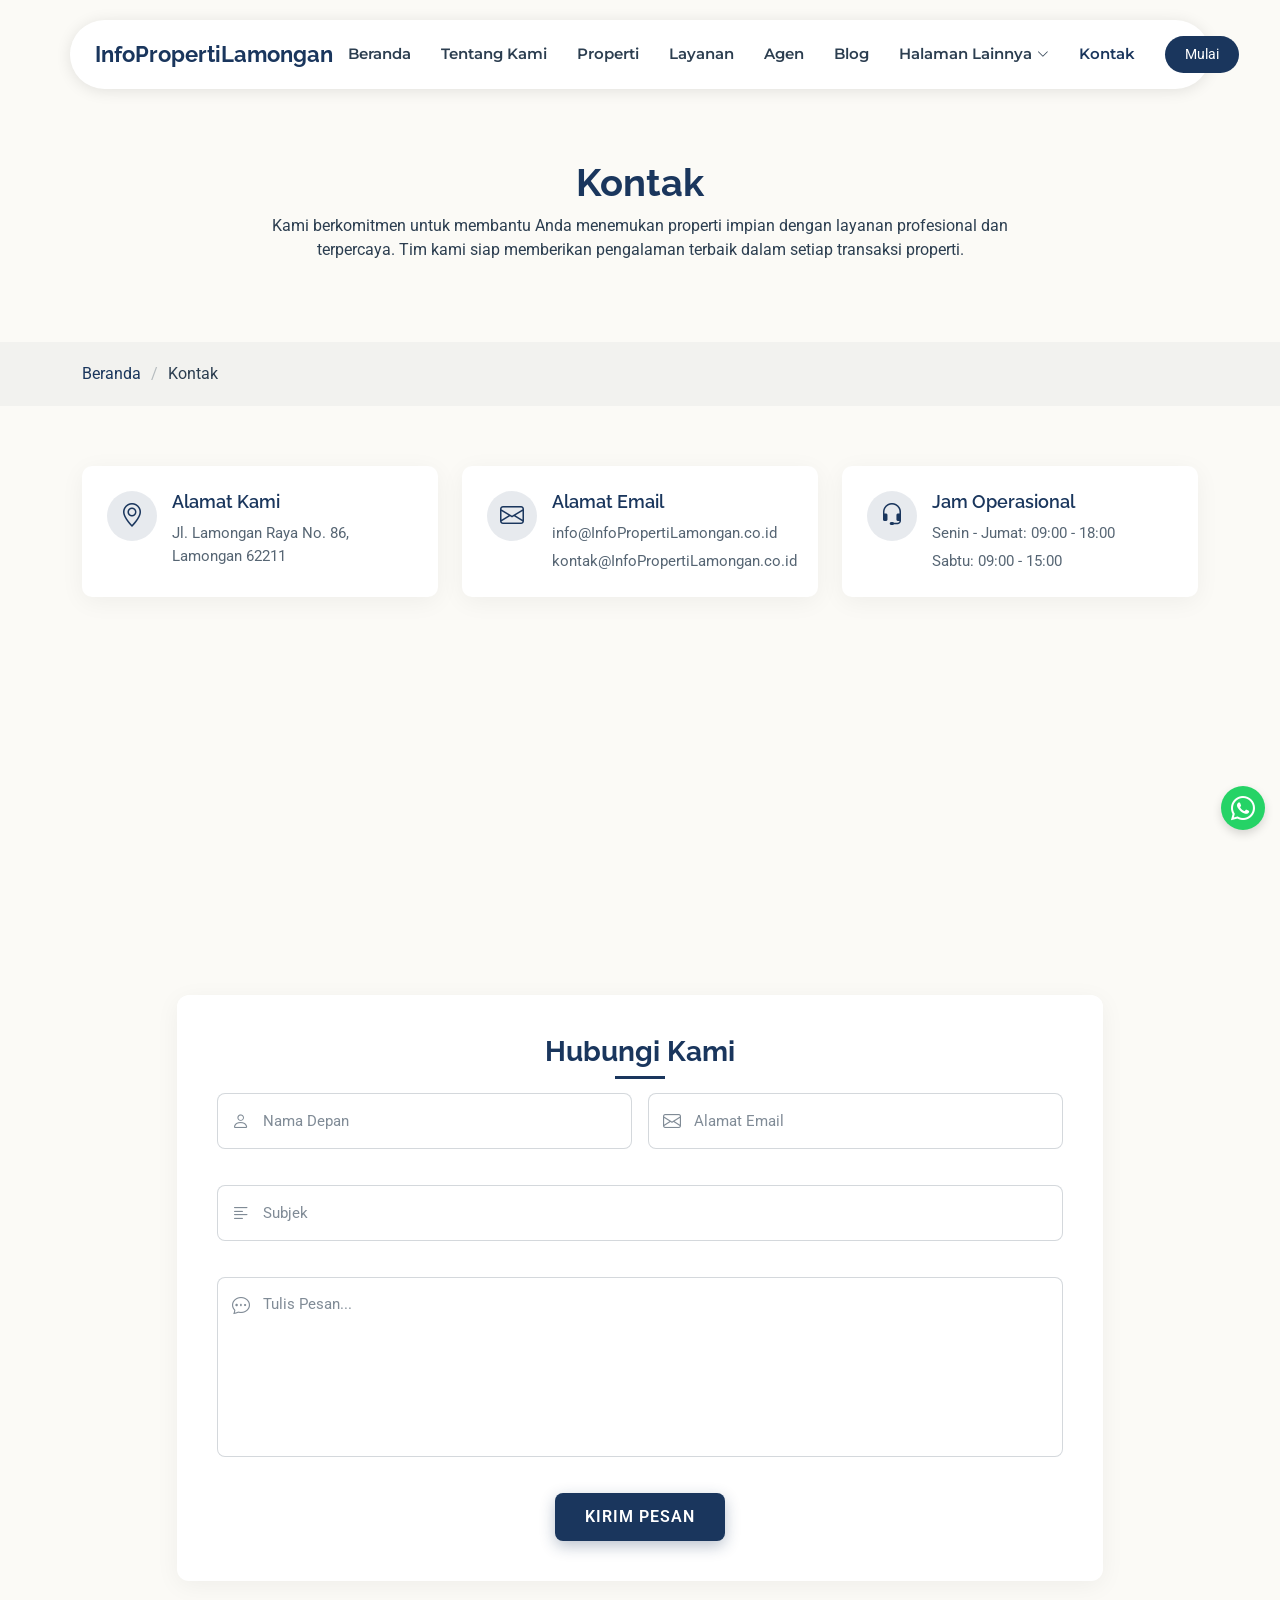
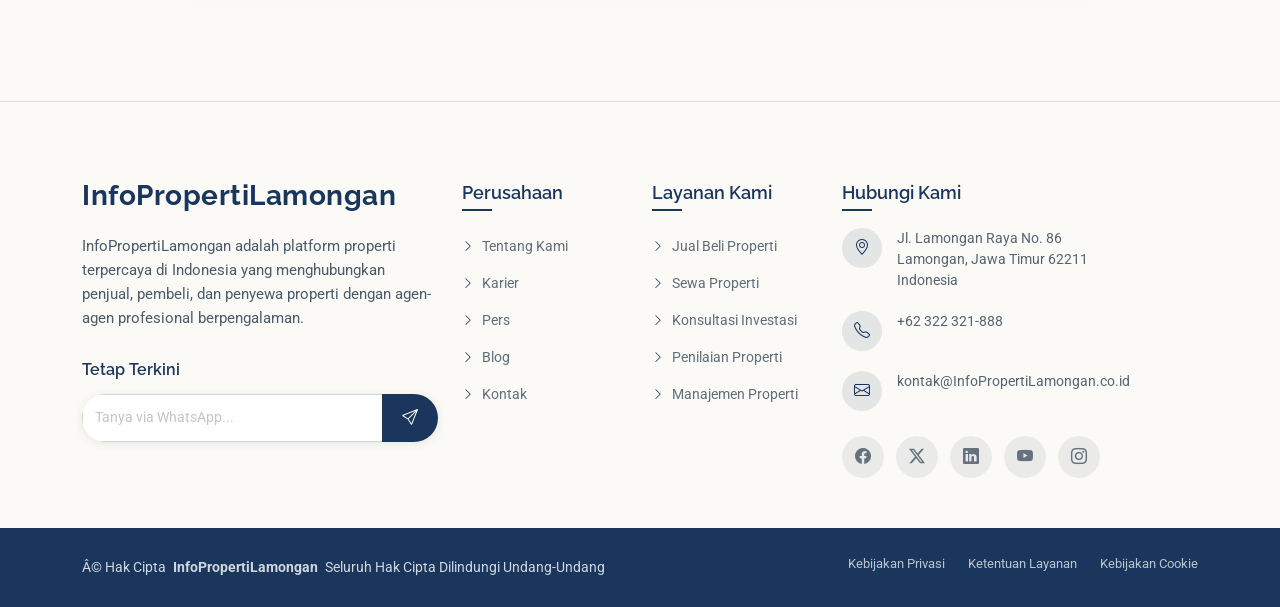
<file: contact.html>
<!DOCTYPE html>
<html lang="id">

<head>
  <meta charset="utf-8">
  <meta content="width=device-width, initial-scale=1.0" name="viewport">
  <title>Kontak - InfoPropertiLamongan Indonesia</title>
  <meta name="description" content="InfoPropertiLamongan - Platform properti terpercaya di Indonesia. Temukan rumah, apartemen, dan properti komersial impian Anda.">
  <meta name="keywords" content="properti, rumah dijual, apartemen, tanah, investasi properti, agen properti Indonesia">

  <link href="assets/img/favicon.png" rel="icon">
  <link href="assets/img/apple-touch-icon.png" rel="apple-touch-icon">

  <link href="https://fonts.googleapis.com" rel="preconnect">
  <link href="https://fonts.gstatic.com" rel="preconnect" crossorigin>
  <link href="https://fonts.googleapis.com/css2?family=Roboto:ital,wght@0,100;0,300;0,400;0,500;0,700;0,900;1,100;1,300;1,400;1,500;1,700;1,900&family=Montserrat:ital,wght@0,100;0,200;0,300;0,400;0,500;0,600;0,700;0,800;0,900;1,100;1,200;1,300;1,400;1,500;1,600;1,700;1,800;1,900&family=Raleway:ital,wght@0,100;0,200;0,300;0,400;0,500;0,600;0,700;0,800;0,900;1,100;1,200;1,300;1,400;1,500;1,600;1,700;1,800;1,900&display=swap" rel="stylesheet">

  <link href="assets/vendor/bootstrap/css/bootstrap.min.css" rel="stylesheet">
  <link href="assets/vendor/bootstrap-icons/bootstrap-icons.css" rel="stylesheet">
  <link href="assets/vendor/aos/aos.css" rel="stylesheet">
  <link href="assets/vendor/glightbox/css/glightbox.min.css" rel="stylesheet">
  <link href="assets/vendor/swiper/swiper-bundle.min.css" rel="stylesheet">
  <link href="assets/vendor/drift-zoom/drift-basic.css" rel="stylesheet">

  <link href="assets/css/main.css" rel="stylesheet">

</head>

<body class="contact-page">

  <header id="header" class="header d-flex align-items-center fixed-top">
    <div class="header-container container-fluid container-xl position-relative d-flex align-items-center justify-content-between">

      <a href="index.html" class="logo d-flex align-items-center me-auto me-xl-0">
        <h1 class="sitename">InfoPropertiLamongan</h1>
      </a>

      <nav id="navmenu" class="navmenu" aria-label="Menu utama">
        <ul>
          <li><a href="index.html">Beranda</a></li>
          <li><a href="about.html">Tentang Kami</a></li>
          <li><a href="properties.html">Properti</a></li>
          <li><a href="services.html">Layanan</a></li>
          <li><a href="agents.html">Agen</a></li>
          <li><a href="blog.html">Blog</a></li>
          <li class="dropdown"><a href="#" aria-expanded="false" aria-haspopup="true"><span>Halaman Lainnya</span> <i class="bi bi-chevron-down toggle-dropdown" aria-hidden="true"></i></a>
            <ul>
              <li><a href="property-details.html">Detail Properti</a></li>
              <li><a href="service-details.html">Detail Layanan</a></li>
              <li><a href="agent-profile.html">Profil Agen</a></li>
              <li><a href="blog-details.html">Detail Blog</a></li>
              <li><a href="terms.html">Syarat & Ketentuan</a></li>
              <li><a href="privacy.html">Privasi</a></li>
              
            </ul>
          </li>

          <li><a href="contact.html" class="active">Kontak</a></li>
        </ul>
        <button class="mobile-nav-toggle d-xl-none bi bi-list" aria-label="Buka menu navigasi" type="button"></button>
      </nav>

      <a class="btn-getstarted" href="https://wa.me/6281234567890?text=Halo%20InfoPropertiLamongan,%20saya%20tertarik%20dan%20ingin%20bertanya%20lebih%20lanjut." target="_blank" rel="noopener">Mulai</a>

    </div>
  </header>

  <main class="main">

    <div class="page-title">
      <div class="heading">
        <div class="container">
          <div class="row d-flex justify-content-center text-center">
            <div class="col-lg-8">
              <h1 class="heading-title">Kontak</h1>
              <p class="mb-0">
                Kami berkomitmen untuk membantu Anda menemukan properti impian dengan layanan profesional dan terpercaya. Tim kami siap memberikan pengalaman terbaik dalam setiap transaksi properti.
              </p>
            </div>
          </div>
        </div>
      </div>
      <nav class="breadcrumbs">
        <div class="container">
          <ol>
            <li><a href="index.html">Beranda</a></li>
            <li class="current">Kontak</li>
          </ol>
        </div>
      </nav>
    </div><section id="contact-2" class="contact-2 section">

      <div class="container" data-aos="fade-up" data-aos-delay="100">

        <div class="row gy-4 mb-5">
          <div class="col-lg-4" data-aos="fade-up" data-aos-delay="100">
            <div class="contact-info-box">
              <div class="icon-box">
                <i class="bi bi-geo-alt"></i>
              </div>
              <div class="info-content">
                <h4>Alamat Kami</h4>
                <p>Jl. Lamongan Raya No. 86, Lamongan 62211</p>
              </div>
            </div>
          </div>

          <div class="col-lg-4" data-aos="fade-up" data-aos-delay="200">
            <div class="contact-info-box">
              <div class="icon-box">
                <i class="bi bi-envelope"></i>
              </div>
              <div class="info-content">
                <h4>Alamat Email</h4>
                <p>info@InfoPropertiLamongan.co.id</p>
                <p>kontak@InfoPropertiLamongan.co.id</p>
              </div>
            </div>
          </div>

          <div class="col-lg-4" data-aos="fade-up" data-aos-delay="300">
            <div class="contact-info-box">
              <div class="icon-box">
                <i class="bi bi-headset"></i>
              </div>
              <div class="info-content">
                <h4>Jam Operasional</h4>
                <p>Senin - Jumat: 09:00 - 18:00</p>
                <p>Sabtu: 09:00 - 15:00</p>
              </div>
            </div>
          </div>
        </div>

      </div>

      <div class="map-section" data-aos="fade-up" data-aos-delay="200">
        <iframe src="https://www.google.com/maps/embed?pb=!1m18!1m12!1m3!1d63287.81027839056!2d112.3680553!3d-7.1190504!2m3!1f0!2f0!3f0!3m2!1i1024!2i768!4f13.1!3m3!1m2!1s0x2e77fb4a0ec4567f%3A0x9e5ea6a0efcd1b6e!2sLamongan%2C%20Kec.%20Lamongan%2C%20Kabupaten%20Lamongan%2C%20Jawa%20Timur!5e0!3m2!1sid!2sid!4v1710000000000!5m2!1sid!2sid" width="100%" height="500" style="border:0;" allowfullscreen="" loading="lazy" referrerpolicy="no-referrer-when-downgrade" title="Peta lokasi kantor InfoPropertiLamongan di Lamongan"></iframe>
      </div>

      <div class="container form-container-overlap">
        <div class="row justify-content-center" data-aos="fade-up" data-aos-delay="300">
          <div class="col-lg-10">
            <div class="contact-form-wrapper">
              <h2 class="text-center mb-4">Hubungi Kami</h2>

              <form id="contact-form" onsubmit="return handleContactFormSubmit(event);">
                <div class="row g-3">
                  <div class="col-md-6">
                    <div class="form-group">
                      <div class="input-with-icon">
                        <i class="bi bi-person" aria-hidden="true"></i>
                        <input type="text" class="form-control" name="name" id="contact-name" placeholder="Nama Depan" required="" aria-label="Nama Depan">
                      </div>
                    </div>
                  </div>

                  <div class="col-md-6">
                    <div class="form-group">
                      <div class="input-with-icon">
                        <i class="bi bi-envelope" aria-hidden="true"></i>
                        <input type="email" class="form-control" name="email" id="contact-email" placeholder="Alamat Email" required="" aria-label="Alamat Email">
                      </div>
                    </div>
                  </div>

                  <div class="col-md-12">
                    <div class="form-group">
                      <div class="input-with-icon">
                        <i class="bi bi-text-left" aria-hidden="true"></i>
                        <input type="text" class="form-control" name="subject" id="contact-subject" placeholder="Subjek" required="" aria-label="Subjek">
                      </div>
                    </div>
                  </div>

                  <div class="col-12">
                    <div class="form-group">
                      <div class="input-with-icon">
                        <i class="bi bi-chat-dots message-icon" aria-hidden="true"></i>
                        <textarea class="form-control" name="message" id="contact-message" placeholder="Tulis Pesan..." style="height: 180px" required="" aria-label="Pesan"></textarea>
                      </div>
                    </div>
                  </div>

                  <div class="col-12 text-center">
                    <button type="submit" class="btn btn-primary btn-submit">KIRIM PESAN</button>
                  </div>
                </div>
              </form>
            </div>
          </div>
        </div>

      </div>

    </section></main>

  <script>
    function handleContactFormSubmit(e) {
      e.preventDefault();
      const name = document.getElementById('contact-name').value || '';
      const subject = document.getElementById('contact-subject').value || '';
      const message = document.getElementById('contact-message').value || '';
      const waText = `Halo InfoPropertiLamongan, saya ${name}.\n\nSubjek: ${subject}\nPesan: ${message}\n\n(Dikirim dari halaman Kontak)`;
      const waUrl = `https://wa.me/6281234567890?text=${encodeURIComponent(waText)}`;
      window.open(waUrl, '_blank');
      return false;
    }
  </script>

  <footer id="footer" class="footer position-relative">

    <div class="container">
      <div class="row gy-5">

        <div class="col-lg-4">
          <div class="footer-content">
            <a href="index.html" class="logo d-flex align-items-center mb-4">
              <span class="sitename">InfoPropertiLamongan</span>
            </a>
            <p class="mb-4">InfoPropertiLamongan adalah platform properti terpercaya di Indonesia yang menghubungkan penjual, pembeli, dan penyewa properti dengan agen-agen profesional berpengalaman.</p>

                        <div class="newsletter-form">
              <h5>Tetap Terkini</h5>
              <form id="footerWaForm">
                <div class="input-group">
                  <input type="text" name="chatMessage" class="form-control" placeholder="Tanya via WhatsApp..." required="" aria-label="Tulis pesan WhatsApp">
                  <button type="submit" class="btn-subscribe" aria-label="Kirim pesan WhatsApp">
                    <i class="bi bi-send" aria-hidden="true"></i>
                  </button>
                </div>
              </form>
            </div>
          </div>
        </div>

        <div class="col-lg-2 col-6">
          <div class="footer-links">
            <h4>Perusahaan</h4>
            <ul>
              <li><a href="about.html"><i class="bi bi-chevron-right"></i> Tentang Kami</a></li>
              <li><a href="about.html"><i class="bi bi-chevron-right"></i> Karier</a></li>
              <li><a href="about.html"><i class="bi bi-chevron-right"></i> Pers</a></li>
              <li><a href="blog.html"><i class="bi bi-chevron-right"></i> Blog</a></li>
              <li><a href="contact.html"><i class="bi bi-chevron-right"></i> Kontak</a></li>
            </ul>
          </div>
        </div>

        <div class="col-lg-2 col-6">
          <div class="footer-links">
            <h4>Layanan Kami</h4>
            <ul>
              <li><a href="services.html"><i class="bi bi-chevron-right"></i> Jual Beli Properti</a></li>
              <li><a href="services.html"><i class="bi bi-chevron-right"></i> Sewa Properti</a></li>
              <li><a href="service-details.html"><i class="bi bi-chevron-right"></i> Konsultasi Investasi</a></li>
              <li><a href="service-details.html"><i class="bi bi-chevron-right"></i> Penilaian Properti</a></li>
              <li><a href="service-details.html"><i class="bi bi-chevron-right"></i> Manajemen Properti</a></li>
            </ul>
          </div>
        </div>

        <div class="col-lg-4">
          <div class="footer-contact">
            <h4>Hubungi Kami</h4>
            <div class="contact-item">
              <div class="contact-icon">
                <i class="bi bi-geo-alt"></i>
              </div>
              <div class="contact-info">
                <p>Jl. Lamongan Raya No. 86<br>Lamongan, Jawa Timur 62211<br>Indonesia</p>
              </div>
            </div>

            <div class="contact-item">
              <div class="contact-icon">
                <i class="bi bi-telephone"></i>
              </div>
              <div class="contact-info">
                <p>+62 322 321-888</p>
              </div>
            </div>

            <div class="contact-item">
              <div class="contact-icon">
                <i class="bi bi-envelope"></i>
              </div>
              <div class="contact-info">
                <p>kontak@InfoPropertiLamongan.co.id</p>
              </div>
            </div>

            <div class="social-links">
              <a href="https://facebook.com/InfoPropertiLamongan.id" target="_blank" rel="noopener" aria-label="Facebook InfoPropertiLamongan"><i class="bi bi-facebook" aria-hidden="true"></i></a>
              <a href="https://twitter.com/InfoPropertiLamongan_id" target="_blank" rel="noopener" aria-label="Twitter InfoPropertiLamongan"><i class="bi bi-twitter-x" aria-hidden="true"></i></a>
              <a href="https://linkedin.com/company/InfoPropertiLamongan-id" target="_blank" rel="noopener" aria-label="LinkedIn InfoPropertiLamongan"><i class="bi bi-linkedin" aria-hidden="true"></i></a>
              <a href="https://youtube.com/@InfoPropertiLamongan_id" target="_blank" rel="noopener" aria-label="YouTube InfoPropertiLamongan"><i class="bi bi-youtube" aria-hidden="true"></i></a>
              <a href="https://instagram.com/InfoPropertiLamongan.id" target="_blank" rel="noopener" aria-label="Instagram InfoPropertiLamongan"><i class="bi bi-instagram" aria-hidden="true"></i></a>
            </div>
          </div>
        </div>

      </div>
    </div>

    <div class="footer-bottom">
      <div class="container">
        <div class="row align-items-center">
          <div class="col-lg-6">
            <div class="copyright">
              <p>Â© <span>Hak Cipta</span> <strong class="px-1 sitename">InfoPropertiLamongan</strong> <span>Seluruh Hak Cipta Dilindungi Undang-Undang</span></p>
            </div>
          </div>
          <div class="col-lg-6">
            <div class="footer-bottom-links">
              <a href="privacy.html">Kebijakan Privasi</a>
              <a href="terms.html">Ketentuan Layanan</a>
              <a href="privacy.html#cookies">Kebijakan Cookie</a>
            </div>
          </div>
        </div>
      </div>
    </div>

  </footer>

  <a href="https://wa.me/6281234567890?text=Halo%20InfoPropertiLamongan,%20saya%20tertarik%20dan%20ingin%20bertanya%20lebih%20lanjut." target="_blank" rel="noopener" class="whatsapp-float" title="Hubungi Kami via WhatsApp" aria-label="Hubungi kami via WhatsApp"><i class="bi bi-whatsapp" aria-hidden="true"></i></a>
  <a href="#" id="scroll-top" class="scroll-top d-flex align-items-center justify-content-center" aria-label="Kembali ke atas"><i class="bi bi-arrow-up-short" aria-hidden="true"></i></a>

  <div id="preloader"></div>

  <script src="assets/vendor/bootstrap/js/bootstrap.bundle.min.js"></script>
  <script src="assets/vendor/php-email-form/validate.js"></script>
  <script src="assets/vendor/aos/aos.js"></script>
  <script src="assets/vendor/purecounter/purecounter_vanilla.js"></script>
  <script src="assets/vendor/glightbox/js/glightbox.min.js"></script>
  <script src="assets/vendor/swiper/swiper-bundle.min.js"></script>
  <script src="assets/vendor/drift-zoom/Drift.min.js"></script>

  <script src="assets/js/main.js"></script>

</body>

</html>
</file>
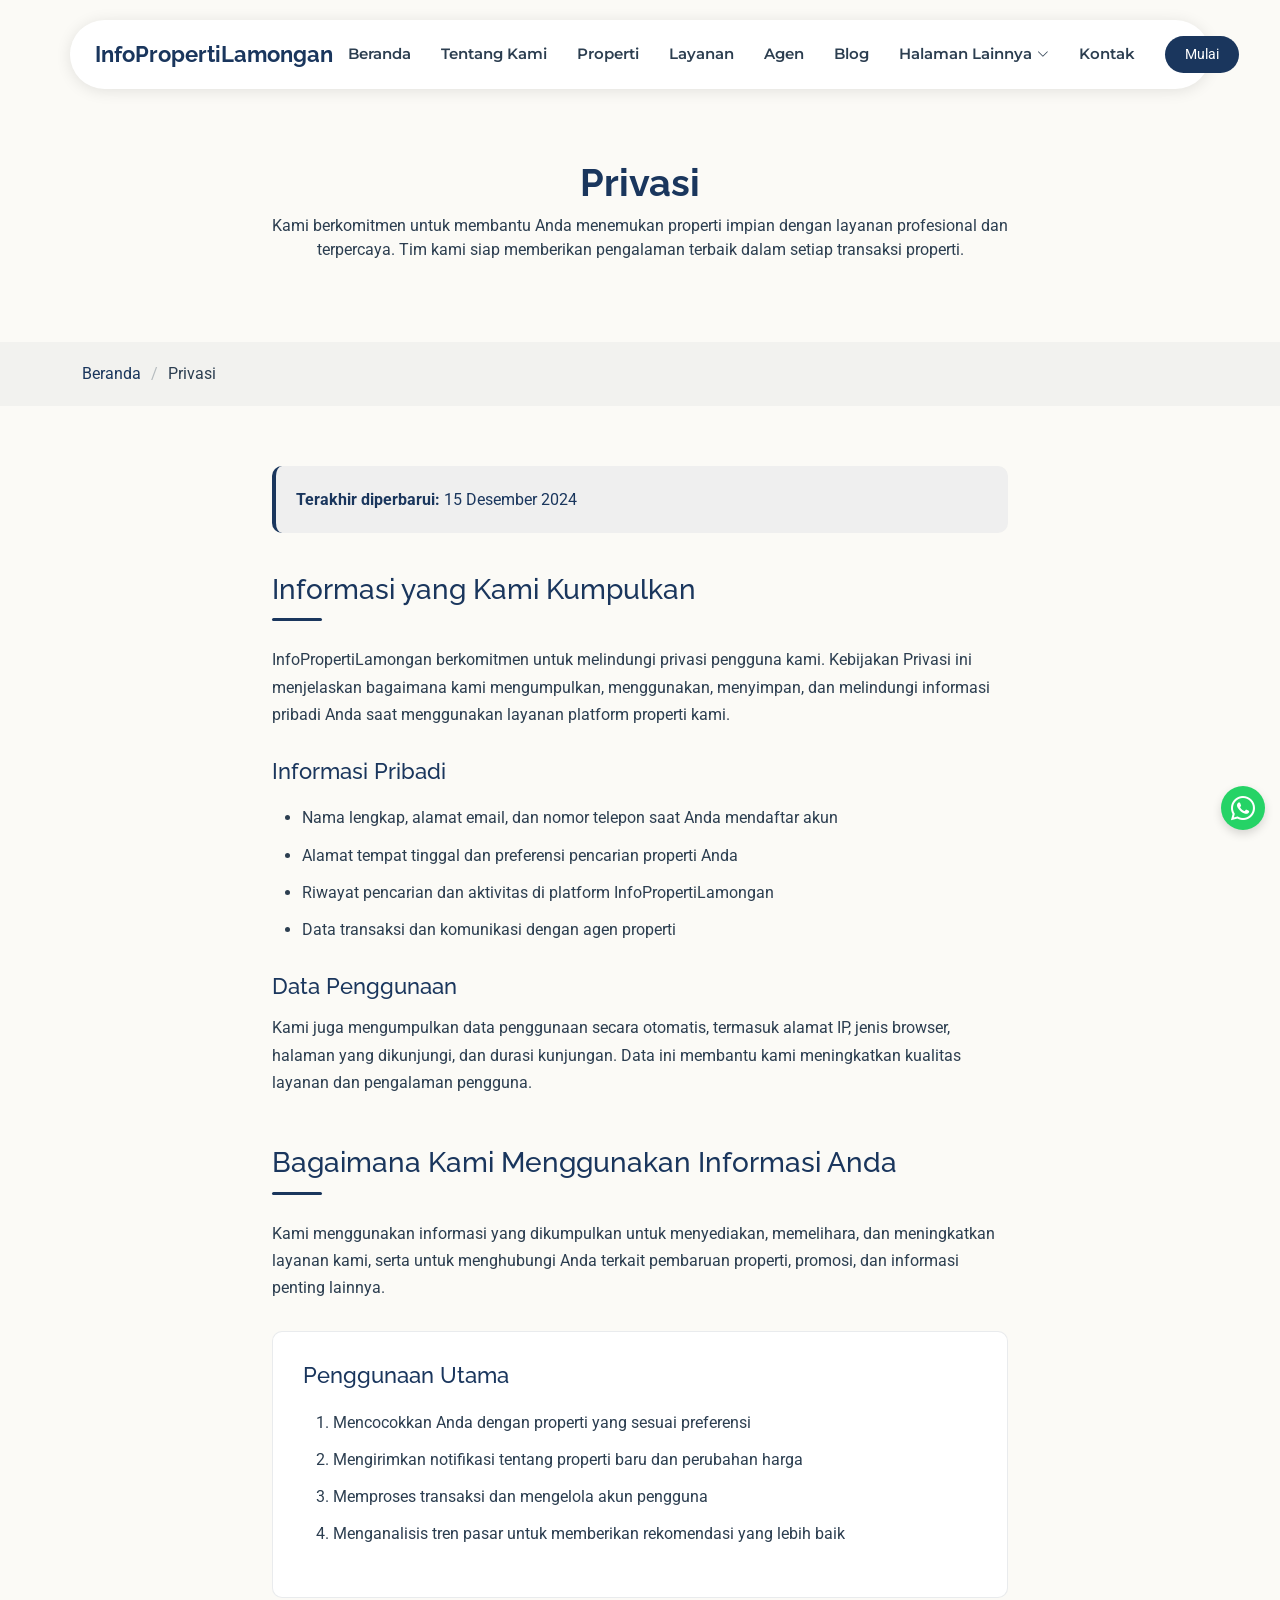
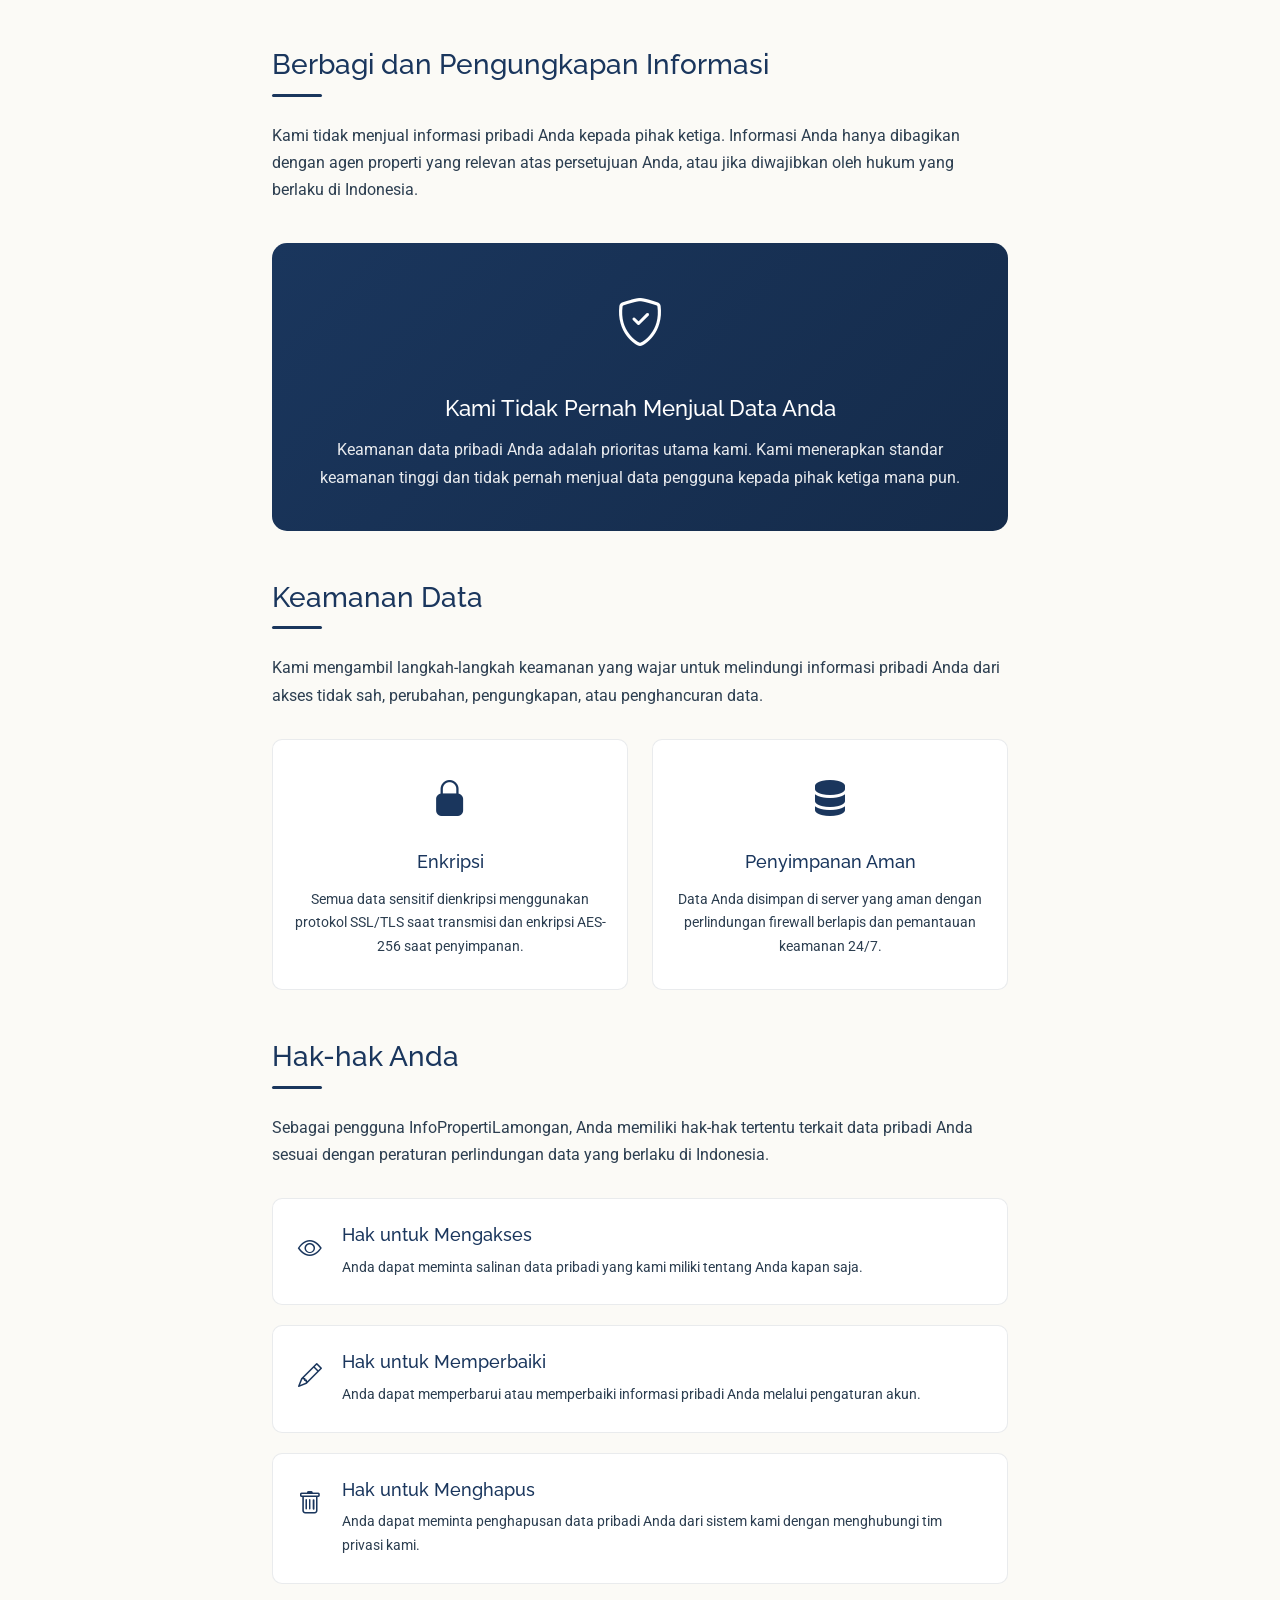
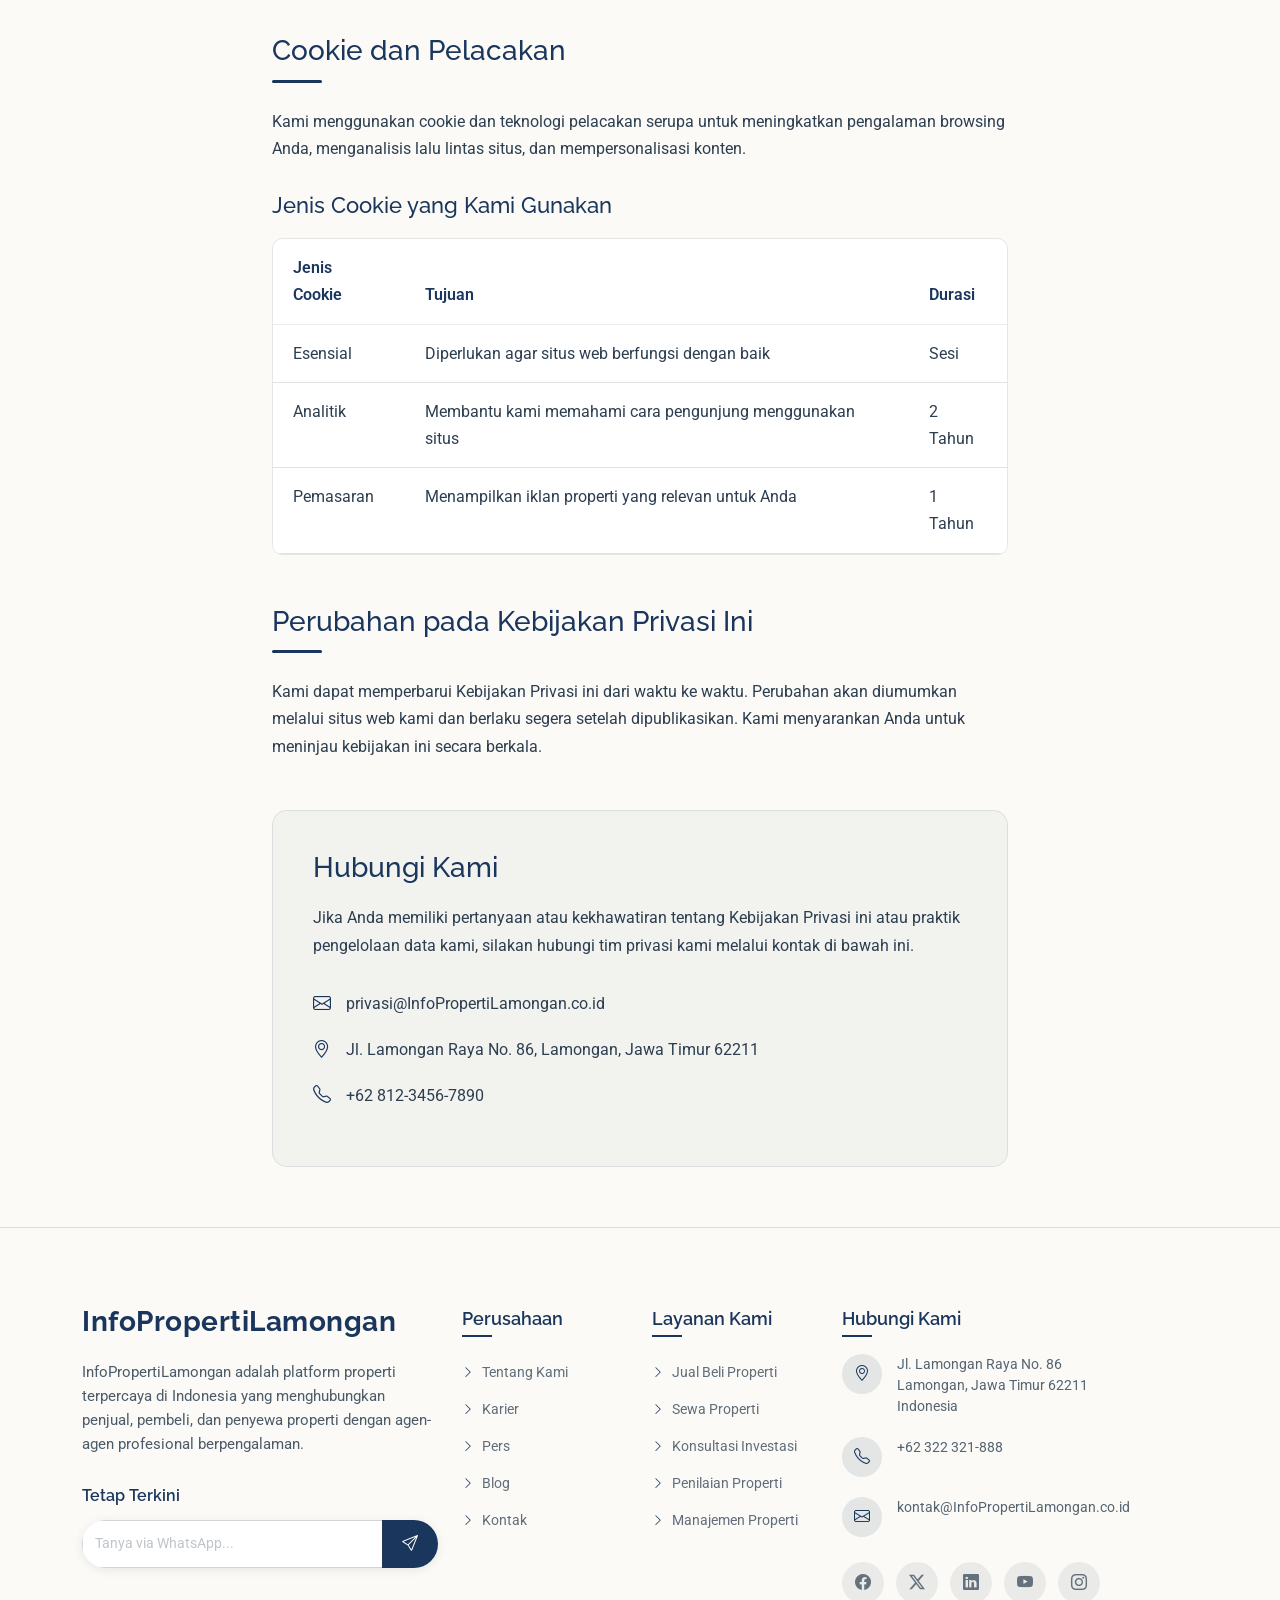
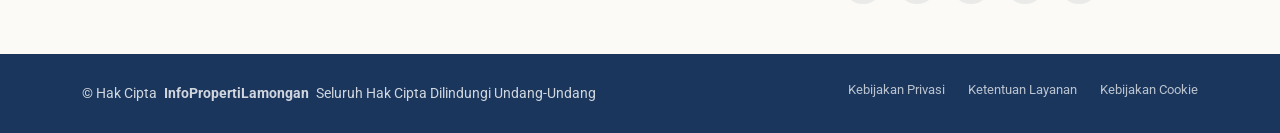
<file: privacy.html>
﻿<!DOCTYPE html>
<html lang="id">

<head>
  <meta charset="utf-8">
  <meta content="width=device-width, initial-scale=1.0" name="viewport">
  <title>Privasi - InfoPropertiLamongan Indonesia</title>
  <meta name="description"
    content="InfoPropertiLamongan - Platform properti terpercaya di Indonesia. Temukan rumah, apartemen, dan properti komersial impian Anda.">
  <meta name="keywords" content="properti, rumah dijual, apartemen, tanah, investasi properti, agen properti Indonesia">

  <link href="assets/img/favicon.png" rel="icon">
  <link href="assets/img/apple-touch-icon.png" rel="apple-touch-icon">

  <link href="https://fonts.googleapis.com" rel="preconnect">
  <link href="https://fonts.gstatic.com" rel="preconnect" crossorigin>
  <link
    href="https://fonts.googleapis.com/css2?family=Roboto:ital,wght@0,100;0,300;0,400;0,500;0,700;0,900;1,100;1,300;1,400;1,500;1,700;1,900&family=Montserrat:ital,wght@0,100;0,200;0,300;0,400;0,500;0,600;0,700;0,800;0,900;1,100;1,200;1,300;1,400;1,500;1,600;1,700;1,800;1,900&family=Raleway:ital,wght@0,100;0,200;0,300;0,400;0,500;0,600;0,700;0,800;0,900;1,100;1,200;1,300;1,400;1,500;1,600;1,700;1,800;1,900&display=swap"
    rel="stylesheet">

  <link href="assets/vendor/bootstrap/css/bootstrap.min.css" rel="stylesheet">
  <link href="assets/vendor/bootstrap-icons/bootstrap-icons.css" rel="stylesheet">
  <link href="assets/vendor/aos/aos.css" rel="stylesheet">
  <link href="assets/vendor/glightbox/css/glightbox.min.css" rel="stylesheet">
  <link href="assets/vendor/swiper/swiper-bundle.min.css" rel="stylesheet">
  <link href="assets/vendor/drift-zoom/drift-basic.css" rel="stylesheet">

  <link href="assets/css/main.css" rel="stylesheet">


</head>

<body class="privacy-page">

  <header id="header" class="header d-flex align-items-center fixed-top">
    <div
      class="header-container container-fluid container-xl position-relative d-flex align-items-center justify-content-between">

      <a href="index.html" class="logo d-flex align-items-center me-auto me-xl-0">
        <h1 class="sitename">InfoPropertiLamongan</h1>
      </a>

      <nav id="navmenu" class="navmenu" aria-label="Menu utama">
        <ul>
          <li><a href="index.html">Beranda</a></li>
          <li><a href="about.html">Tentang Kami</a></li>
          <li><a href="properties.html">Properti</a></li>
          <li><a href="services.html">Layanan</a></li>
          <li><a href="agents.html">Agen</a></li>
          <li><a href="blog.html">Blog</a></li>
          <li class="dropdown"><a href="#" aria-expanded="false" aria-haspopup="true"><span>Halaman Lainnya</span> <i
                class="bi bi-chevron-down toggle-dropdown"></i></a>
            <ul>
              <li><a href="property-details.html">Detail Properti</a></li>
              <li><a href="service-details.html">Detail Layanan</a></li>
              <li><a href="agent-profile.html">Profil Agen</a></li>
              <li><a href="blog-details.html">Detail Blog</a></li>
              <li><a href="terms.html">Syarat & Ketentuan</a></li>
              <li><a href="privacy.html" class="active">Privasi</a></li>

            </ul>
          </li>

          <li><a href="contact.html">Kontak</a></li>
        </ul>
        <button class="mobile-nav-toggle d-xl-none bi bi-list" aria-label="Buka menu navigasi" type="button"></button>
      </nav>

      <a class="btn-getstarted" href="properties.html">Mulai</a>

    </div>
  </header>

  <main class="main">

    <div class="page-title">
      <div class="heading">
        <div class="container">
          <div class="row d-flex justify-content-center text-center">
            <div class="col-lg-8">
              <h1 class="heading-title">Privasi</h1>
              <p class="mb-0">
                Kami berkomitmen untuk membantu Anda menemukan properti impian dengan layanan profesional dan
                terpercaya. Tim kami siap memberikan pengalaman terbaik dalam setiap transaksi properti.
              </p>
            </div>
          </div>
        </div>
      </div>
      <nav class="breadcrumbs">
        <div class="container">
          <ol>
            <li><a href="index.html">Beranda</a></li>
            <li class="current">Privasi</li>
          </ol>
        </div>
      </nav>
    </div>
    <section id="privacy" class="privacy section">

      <div class="container" data-aos="fade-up" data-aos-delay="100">

        <div class="row">
          <div class="col-lg-8 mx-auto">

            <div class="privacy-content">
              <div class="last-updated" data-aos="fade-up" data-aos-delay="200">
                <p><strong>Terakhir diperbarui:</strong> 15 Desember 2024</p>
              </div>

              <div class="privacy-section" data-aos="fade-up" data-aos-delay="300">
                <h3>Informasi yang Kami Kumpulkan</h3>
                <p>InfoPropertiLamongan berkomitmen untuk melindungi privasi pengguna kami. Kebijakan Privasi ini menjelaskan
                  bagaimana kami mengumpulkan, menggunakan, menyimpan, dan melindungi informasi pribadi Anda saat
                  menggunakan layanan platform properti kami.</p>

                <h4>Informasi Pribadi</h4>
                <ul>
                  <li>Nama lengkap, alamat email, dan nomor telepon saat Anda mendaftar akun</li>
                  <li>Alamat tempat tinggal dan preferensi pencarian properti Anda</li>
                  <li>Riwayat pencarian dan aktivitas di platform InfoPropertiLamongan</li>
                  <li>Data transaksi dan komunikasi dengan agen properti</li>
                </ul>

                <h4>Data Penggunaan</h4>
                <p>Kami juga mengumpulkan data penggunaan secara otomatis, termasuk alamat IP, jenis browser, halaman
                  yang dikunjungi, dan durasi kunjungan. Data ini membantu kami meningkatkan kualitas layanan dan
                  pengalaman pengguna.</p>
              </div>

              <div class="privacy-section" data-aos="fade-up" data-aos-delay="400">
                <h3>Bagaimana Kami Menggunakan Informasi Anda</h3>
                <p>Kami menggunakan informasi yang dikumpulkan untuk menyediakan, memelihara, dan meningkatkan layanan
                  kami, serta untuk menghubungi Anda terkait pembaruan properti, promosi, dan informasi penting lainnya.
                </p>

                <div class="info-box">
                  <h4>Penggunaan Utama</h4>
                  <ol>
                    <li>Mencocokkan Anda dengan properti yang sesuai preferensi</li>
                    <li>Mengirimkan notifikasi tentang properti baru dan perubahan harga</li>
                    <li>Memproses transaksi dan mengelola akun pengguna</li>
                    <li>Menganalisis tren pasar untuk memberikan rekomendasi yang lebih baik</li>
                  </ol>
                </div>
              </div>

              <div class="privacy-section" data-aos="fade-up" data-aos-delay="500">
                <h3>Berbagi dan Pengungkapan Informasi</h3>
                <p>Kami tidak menjual informasi pribadi Anda kepada pihak ketiga. Informasi Anda hanya dibagikan dengan
                  agen properti yang relevan atas persetujuan Anda, atau jika diwajibkan oleh hukum yang berlaku di
                  Indonesia.</p>

                <div class="highlight-box" data-aos="fade-up" data-aos-delay="600">
                  <i class="bi bi-shield-check"></i>
                  <h4>Kami Tidak Pernah Menjual Data Anda</h4>
                  <p>Keamanan data pribadi Anda adalah prioritas utama kami. Kami menerapkan standar keamanan tinggi dan
                    tidak pernah menjual data pengguna kepada pihak ketiga mana pun.</p>
                </div>
              </div>

              <div class="privacy-section" data-aos="fade-up" data-aos-delay="700">
                <h3>Keamanan Data</h3>
                <p>Kami mengambil langkah-langkah keamanan yang wajar untuk melindungi informasi pribadi Anda dari akses
                  tidak sah, perubahan, pengungkapan, atau penghancuran data.</p>

                <div class="security-measures">
                  <div class="row">
                    <div class="col-md-6" data-aos="fade-right" data-aos-delay="800">
                      <div class="measure-item">
                        <i class="bi bi-lock-fill"></i>
                        <h5>Enkripsi</h5>
                        <p>Semua data sensitif dienkripsi menggunakan protokol SSL/TLS saat transmisi dan enkripsi
                          AES-256 saat penyimpanan.</p>
                      </div>
                    </div>
                    <div class="col-md-6" data-aos="fade-left" data-aos-delay="900">
                      <div class="measure-item">
                        <i class="bi bi-server"></i>
                        <h5>Penyimpanan Aman</h5>
                        <p>Data Anda disimpan di server yang aman dengan perlindungan firewall berlapis dan pemantauan
                          keamanan 24/7.</p>
                      </div>
                    </div>
                  </div>
                </div>
              </div>

              <div class="privacy-section" data-aos="fade-up" data-aos-delay="1000">
                <h3>Hak-hak Anda</h3>
                <p>Sebagai pengguna InfoPropertiLamongan, Anda memiliki hak-hak tertentu terkait data pribadi Anda sesuai dengan
                  peraturan perlindungan data yang berlaku di Indonesia.</p>

                <div class="rights-list">
                  <div class="right-item">
                    <i class="bi bi-eye"></i>
                    <div>
                      <h5>Hak untuk Mengakses</h5>
                      <p>Anda dapat meminta salinan data pribadi yang kami miliki tentang Anda kapan saja.</p>
                    </div>
                  </div>
                  <div class="right-item">
                    <i class="bi bi-pencil"></i>
                    <div>
                      <h5>Hak untuk Memperbaiki</h5>
                      <p>Anda dapat memperbarui atau memperbaiki informasi pribadi Anda melalui pengaturan akun.</p>
                    </div>
                  </div>
                  <div class="right-item">
                    <i class="bi bi-trash"></i>
                    <div>
                      <h5>Hak untuk Menghapus</h5>
                      <p>Anda dapat meminta penghapusan data pribadi Anda dari sistem kami dengan menghubungi tim
                        privasi kami.</p>
                    </div>
                  </div>
                </div>
              </div>

              <div class="privacy-section" data-aos="fade-up" data-aos-delay="1100">
                <h3>Cookie dan Pelacakan</h3>
                <p>Kami menggunakan cookie dan teknologi pelacakan serupa untuk meningkatkan pengalaman browsing Anda,
                  menganalisis lalu lintas situs, dan mempersonalisasi konten.</p>

                <div class="cookie-types">
                  <h4>Jenis Cookie yang Kami Gunakan</h4>
                  <div class="table-responsive">
                    <table class="table">
                      <thead>
                        <tr>
                          <th>Jenis Cookie</th>
                          <th>Tujuan</th>
                          <th>Durasi</th>
                        </tr>
                      </thead>
                      <tbody>
                        <tr>
                          <td>Esensial</td>
                          <td>Diperlukan agar situs web berfungsi dengan baik</td>
                          <td>Sesi</td>
                        </tr>
                        <tr>
                          <td>Analitik</td>
                          <td>Membantu kami memahami cara pengunjung menggunakan situs</td>
                          <td>2 Tahun</td>
                        </tr>
                        <tr>
                          <td>Pemasaran</td>
                          <td>Menampilkan iklan properti yang relevan untuk Anda</td>
                          <td>1 Tahun</td>
                        </tr>
                      </tbody>
                    </table>
                  </div>
                </div>
              </div>

              <div class="privacy-section" data-aos="fade-up" data-aos-delay="1200">
                <h3>Perubahan pada Kebijakan Privasi Ini</h3>
                <p>Kami dapat memperbarui Kebijakan Privasi ini dari waktu ke waktu. Perubahan akan diumumkan melalui
                  situs web kami dan berlaku segera setelah dipublikasikan. Kami menyarankan Anda untuk meninjau
                  kebijakan ini secara berkala.</p>
              </div>

              <div class="contact-section" data-aos="fade-up" data-aos-delay="1300">
                <h3>Hubungi Kami</h3>
                <p>Jika Anda memiliki pertanyaan atau kekhawatiran tentang Kebijakan Privasi ini atau praktik
                  pengelolaan data kami, silakan hubungi tim privasi kami melalui kontak di bawah ini.</p>

                <div class="contact-info">
                  <div class="contact-item">
                    <i class="bi bi-envelope"></i>
                    <span>privasi@InfoPropertiLamongan.co.id</span>
                  </div>
                  <div class="contact-item">
                    <i class="bi bi-geo-alt"></i>
                    <span>Jl. Lamongan Raya No. 86, Lamongan, Jawa Timur 62211</span>
                  </div>
                  <div class="contact-item">
                    <i class="bi bi-telephone"></i>
                    <span>+62 812-3456-7890</span>
                  </div>
                </div>
              </div>

            </div>

          </div>
        </div>

      </div>

    </section>
  </main>

  <footer id="footer" class="footer position-relative">

    <div class="container">
      <div class="row gy-5">

        <div class="col-lg-4">
          <div class="footer-content">
            <a href="index.html" class="logo d-flex align-items-center mb-4">
              <span class="sitename">InfoPropertiLamongan</span>
            </a>
            <p class="mb-4">InfoPropertiLamongan adalah platform properti terpercaya di Indonesia yang menghubungkan penjual,
              pembeli, dan penyewa properti dengan agen-agen profesional berpengalaman.</p>

                        <div class="newsletter-form">
              <h5>Tetap Terkini</h5>
              <form id="footerWaForm">
                <div class="input-group">
                  <input type="text" name="chatMessage" class="form-control" placeholder="Tanya via WhatsApp..." required="" aria-label="Tulis pesan WhatsApp">
                  <button type="submit" class="btn-subscribe" aria-label="Kirim pesan WhatsApp">
                    <i class="bi bi-send" aria-hidden="true"></i>
                  </button>
                </div>
              </form>
            </div>
          </div>
        </div>

        <div class="col-lg-2 col-6">
          <div class="footer-links">
            <h4>Perusahaan</h4>
            <ul>
              <li><a href="about.html"><i class="bi bi-chevron-right"></i> Tentang Kami</a></li>
              <li><a href="about.html"><i class="bi bi-chevron-right"></i> Karier</a></li>
              <li><a href="about.html"><i class="bi bi-chevron-right"></i> Pers</a></li>
              <li><a href="blog.html"><i class="bi bi-chevron-right"></i> Blog</a></li>
              <li><a href="contact.html"><i class="bi bi-chevron-right"></i> Kontak</a></li>
            </ul>
          </div>
        </div>

        <div class="col-lg-2 col-6">
          <div class="footer-links">
            <h4>Layanan Kami</h4>
            <ul>
              <li><a href="services.html"><i class="bi bi-chevron-right"></i> Jual Beli Properti</a></li>
              <li><a href="services.html"><i class="bi bi-chevron-right"></i> Sewa Properti</a></li>
              <li><a href="service-details.html"><i class="bi bi-chevron-right"></i> Konsultasi Investasi</a></li>
              <li><a href="service-details.html"><i class="bi bi-chevron-right"></i> Penilaian Properti</a></li>
              <li><a href="service-details.html"><i class="bi bi-chevron-right"></i> Manajemen Properti</a></li>
            </ul>
          </div>
        </div>

        <div class="col-lg-4">
          <div class="footer-contact">
            <h4>Hubungi Kami</h4>
            <div class="contact-item">
              <div class="contact-icon">
                <i class="bi bi-geo-alt"></i>
              </div>
              <div class="contact-info">
                <p>Jl. Lamongan Raya No. 86<br>Lamongan, Jawa Timur 62211<br>Indonesia</p>
              </div>
            </div>

            <div class="contact-item">
              <div class="contact-icon">
                <i class="bi bi-telephone"></i>
              </div>
              <div class="contact-info">
                <p>+62 322 321-888</p>
              </div>
            </div>

            <div class="contact-item">
              <div class="contact-icon">
                <i class="bi bi-envelope"></i>
              </div>
              <div class="contact-info">
                <p>kontak@InfoPropertiLamongan.co.id</p>
              </div>
            </div>

            <div class="social-links">
              <a href="https://facebook.com/InfoPropertiLamongan.id" target="_blank" rel="noopener" aria-label="Facebook InfoPropertiLamongan"><i class="bi bi-facebook" aria-hidden="true"></i></a>
              <a href="https://twitter.com/InfoPropertiLamongan_id" target="_blank" rel="noopener" aria-label="Twitter InfoPropertiLamongan"><i class="bi bi-twitter-x" aria-hidden="true"></i></a>
              <a href="https://linkedin.com/company/InfoPropertiLamongan-id" target="_blank" rel="noopener" aria-label="LinkedIn InfoPropertiLamongan"><i class="bi bi-linkedin" aria-hidden="true"></i></a>
              <a href="https://youtube.com/@InfoPropertiLamongan_id" target="_blank" rel="noopener" aria-label="YouTube InfoPropertiLamongan"><i class="bi bi-youtube" aria-hidden="true"></i></a>
              <a href="https://instagram.com/InfoPropertiLamongan.id" target="_blank" rel="noopener" aria-label="Instagram InfoPropertiLamongan"><i class="bi bi-instagram" aria-hidden="true"></i></a>
            </div>
          </div>
        </div>

      </div>
    </div>

    <div class="footer-bottom">
      <div class="container">
        <div class="row align-items-center">
          <div class="col-lg-6">
            <div class="copyright">
              <p>© <span>Hak Cipta</span> <strong class="px-1 sitename">InfoPropertiLamongan</strong> <span>Seluruh Hak Cipta
                  Dilindungi Undang-Undang</span></p>
            </div>
          </div>
          <div class="col-lg-6">
            <div class="footer-bottom-links">
              <a href="privacy.html">Kebijakan Privasi</a>
              <a href="terms.html">Ketentuan Layanan</a>
              <a href="privacy.html#cookies">Kebijakan Cookie</a>
            </div>
          </div>
        </div>
      </div>
    </div>

  </footer>

  <a href="https://wa.me/6281234567890?text=Halo%20InfoPropertiLamongan,%20saya%20tertarik%20dan%20ingin%20bertanya%20lebih%20lanjut." target="_blank" rel="noopener" class="whatsapp-float" title="Hubungi Kami via WhatsApp" aria-label="Hubungi kami via WhatsApp"><i class="bi bi-whatsapp" aria-hidden="true"></i></a>
  <a href="#" id="scroll-top" class="scroll-top d-flex align-items-center justify-content-center" aria-label="Kembali ke atas"><i class="bi bi-arrow-up-short" aria-hidden="true"></i></a>

  <div id="preloader"></div>

  <script src="assets/vendor/bootstrap/js/bootstrap.bundle.min.js"></script>
  <script src="assets/vendor/php-email-form/validate.js"></script>
  <script src="assets/vendor/aos/aos.js"></script>
  <script src="assets/vendor/purecounter/purecounter_vanilla.js"></script>
  <script src="assets/vendor/glightbox/js/glightbox.min.js"></script>
  <script src="assets/vendor/swiper/swiper-bundle.min.js"></script>
  <script src="assets/vendor/drift-zoom/Drift.min.js"></script>

  <script src="assets/js/main.js"></script>

</body>

</html>
</file>
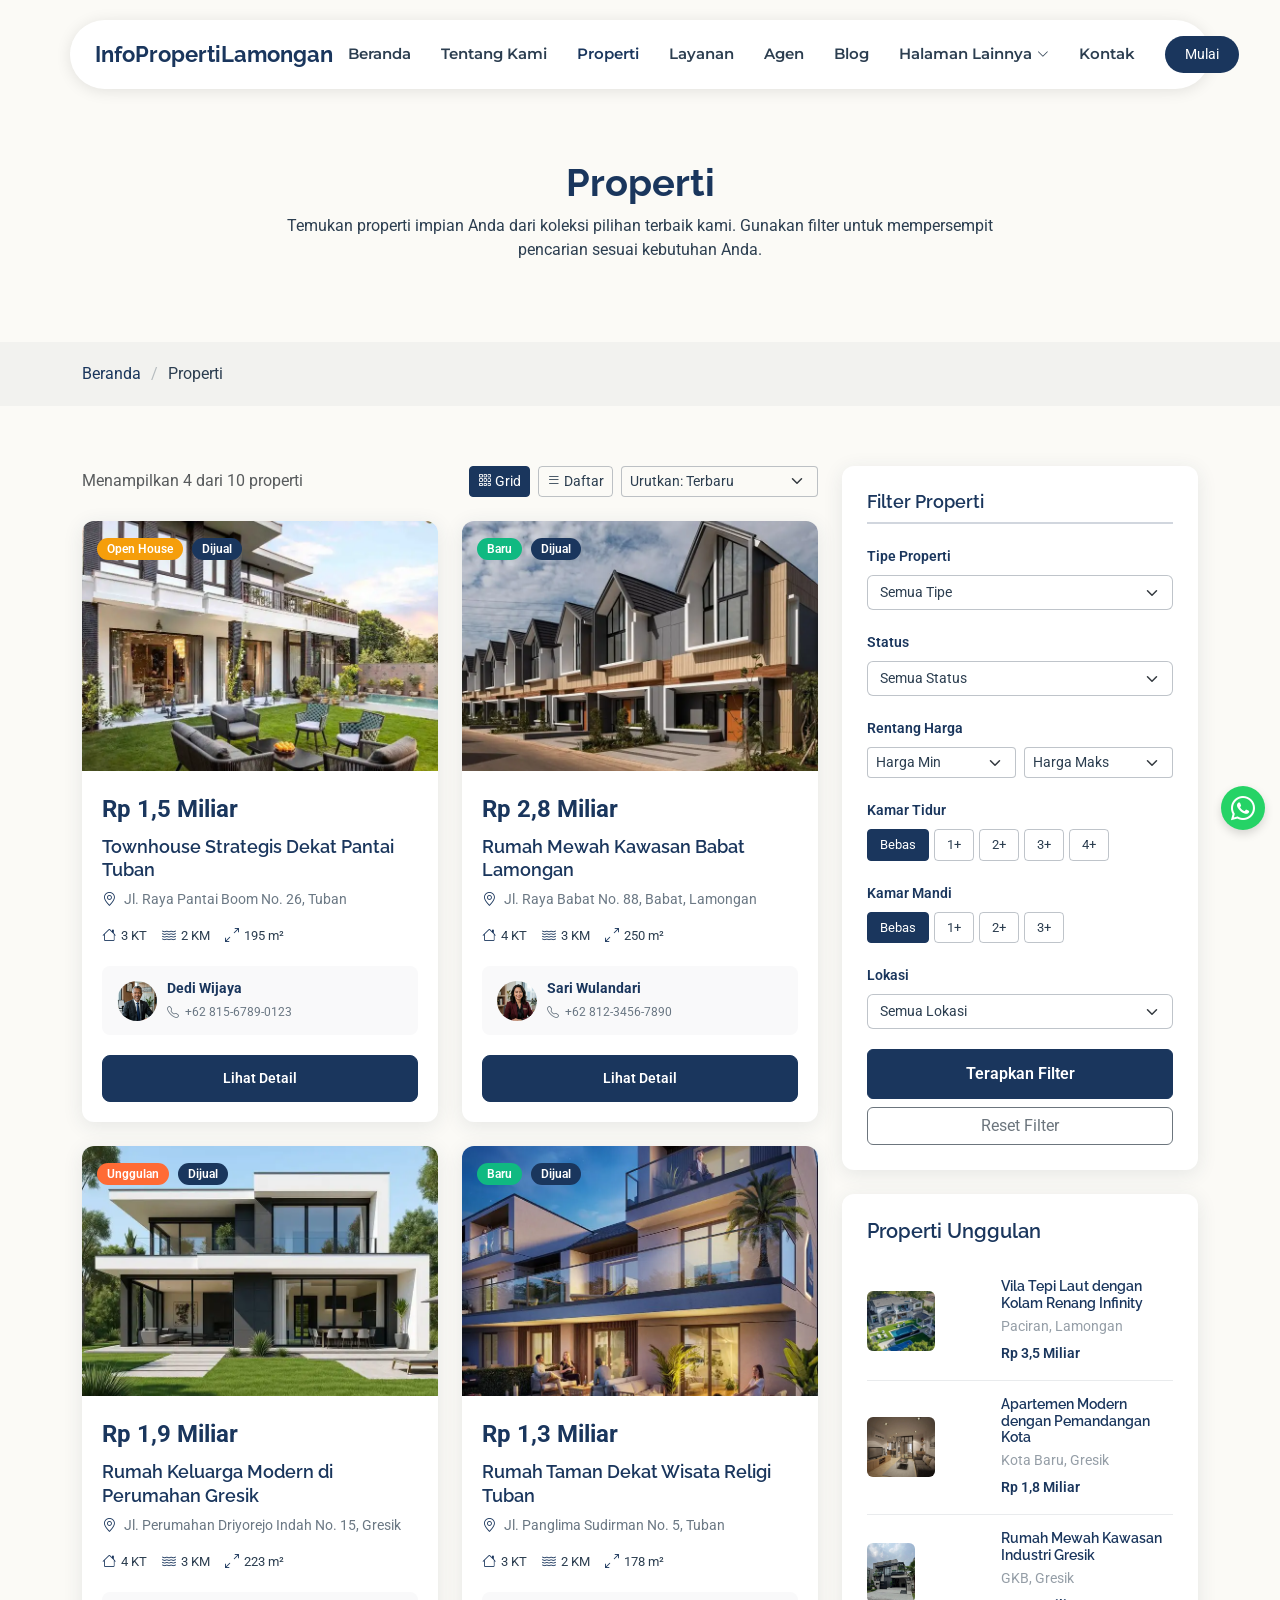
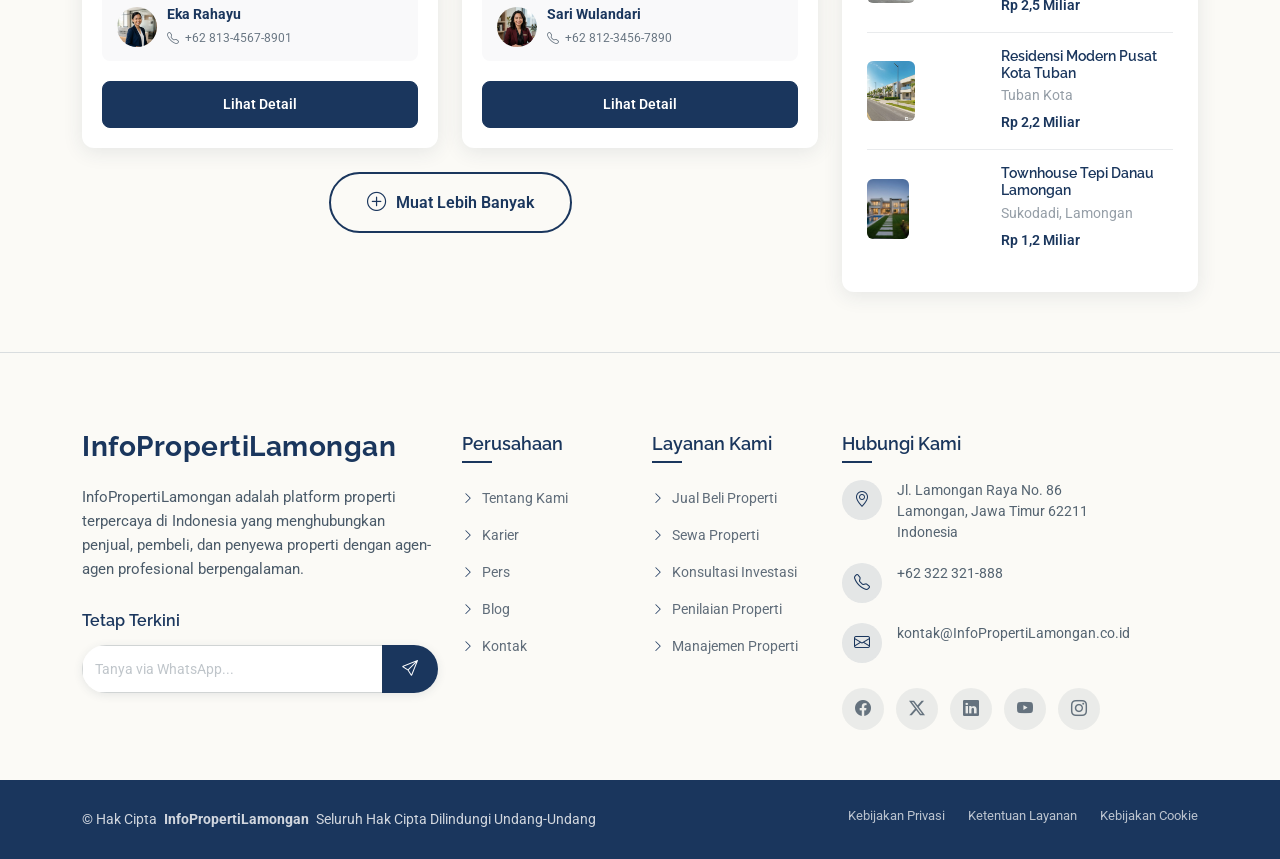
<file: properties.html>
﻿<!DOCTYPE html>
<html lang="id">

<head>
  <meta charset="utf-8">
  <meta content="width=device-width, initial-scale=1.0" name="viewport">
  <title>Properti - InfoPropertiLamongan Indonesia</title>
  <meta name="description"
    content="InfoPropertiLamongan - Platform properti terpercaya di Indonesia. Temukan rumah, apartemen, dan properti komersial impian Anda.">
  <meta name="keywords" content="properti, rumah dijual, apartemen, tanah, investasi properti, agen properti Indonesia">

  <link href="assets/img/favicon.png" rel="icon">
  <link href="assets/img/apple-touch-icon.png" rel="apple-touch-icon">

  <link href="https://fonts.googleapis.com" rel="preconnect">
  <link href="https://fonts.gstatic.com" rel="preconnect" crossorigin>
  <link
    href="https://fonts.googleapis.com/css2?family=Roboto:ital,wght@0,100;0,300;0,400;0,500;0,700;0,900;1,100;1,300;1,400;1,500;1,700;1,900&family=Montserrat:ital,wght@0,100;0,200;0,300;0,400;0,500;0,600;0,700;0,800;0,900;1,100;1,200;1,300;1,400;1,500;1,600;1,700;1,800;1,900&family=Raleway:ital,wght@0,100;0,200;0,300;0,400;0,500;0,600;0,700;0,800;0,900;1,100;1,200;1,300;1,400;1,500;1,600;1,700;1,800;1,900&display=swap"
    rel="stylesheet">

  <link href="assets/vendor/bootstrap/css/bootstrap.min.css" rel="stylesheet">
  <link href="assets/vendor/bootstrap-icons/bootstrap-icons.css" rel="stylesheet">
  <link href="assets/vendor/aos/aos.css" rel="stylesheet">
  <link href="assets/vendor/glightbox/css/glightbox.min.css" rel="stylesheet">
  <link href="assets/vendor/swiper/swiper-bundle.min.css" rel="stylesheet">
  <link href="assets/vendor/drift-zoom/drift-basic.css" rel="stylesheet">

  <link href="assets/css/main.css" rel="stylesheet">


</head>

<body class="properties-page">

  <header id="header" class="header d-flex align-items-center fixed-top">
    <div
      class="header-container container-fluid container-xl position-relative d-flex align-items-center justify-content-between">

      <a href="index.html" class="logo d-flex align-items-center me-auto me-xl-0">
        <h1 class="sitename">InfoPropertiLamongan</h1>
      </a>

      <nav id="navmenu" class="navmenu" aria-label="Menu utama">
        <ul>
          <li><a href="index.html">Beranda</a></li>
          <li><a href="about.html">Tentang Kami</a></li>
          <li><a href="properties.html" class="active">Properti</a></li>
          <li><a href="services.html">Layanan</a></li>
          <li><a href="agents.html">Agen</a></li>
          <li><a href="blog.html">Blog</a></li>
          <li class="dropdown"><a href="#" aria-expanded="false" aria-haspopup="true"><span>Halaman Lainnya</span> <i
                class="bi bi-chevron-down toggle-dropdown"></i></a>
            <ul>
              <li><a href="property-details.html">Detail Properti</a></li>
              <li><a href="service-details.html">Detail Layanan</a></li>
              <li><a href="agent-profile.html">Profil Agen</a></li>
              <li><a href="blog-details.html">Detail Blog</a></li>
              <li><a href="terms.html">Syarat &amp; Ketentuan</a></li>
              <li><a href="privacy.html">Privasi</a></li>
            </ul>
          </li>

          <li><a href="contact.html">Kontak</a></li>
        </ul>
        <button class="mobile-nav-toggle d-xl-none bi bi-list" aria-label="Buka menu navigasi" type="button"></button>
      </nav>

      <a class="btn-getstarted" href="properties.html">Mulai</a>

    </div>
  </header>

  <main class="main">

    <div class="page-title">
      <div class="heading">
        <div class="container">
          <div class="row d-flex justify-content-center text-center">
            <div class="col-lg-8">
              <h1 class="heading-title">Properti</h1>
              <p class="mb-0">
                Temukan properti impian Anda dari koleksi pilihan terbaik kami. Gunakan filter untuk mempersempit
                pencarian sesuai kebutuhan Anda.
              </p>
            </div>
          </div>
        </div>
      </div>
      <nav class="breadcrumbs">
        <div class="container">
          <ol>
            <li><a href="index.html">Beranda</a></li>
            <li class="current">Properti</li>
          </ol>
        </div>
      </nav>
    </div>

    <section id="properties" class="properties section">
      <div class="container" data-aos="fade-up" data-aos-delay="100">
        <div class="row">

          <div class="col-lg-8">

            <div class="properties-header mb-4">
              <div class="d-flex justify-content-between align-items-center flex-wrap gap-3">
                <div>
                  <span id="results-count" class="text-muted">Menampilkan 11 properti</span>
                </div>
                <div class="d-flex gap-2 align-items-center">
                  <div class="view-toggle d-flex gap-2">
                    <button class="btn btn-outline-secondary btn-sm view-btn active" data-view="grid">
                      <i class="bi bi-grid-3x3-gap"></i> Grid
                    </button>
                    <button class="btn btn-outline-secondary btn-sm view-btn" data-view="list">
                      <i class="bi bi-list"></i> Daftar
                    </button>
                  </div>
                  <div class="sort-dropdown">
                    <select class="form-select form-select-sm" id="sort-select">
                      <option value="newest">Urutkan: Terbaru</option>
                      <option value="price-asc">Harga: Rendah ke Tinggi</option>
                      <option value="price-desc">Harga: Tinggi ke Rendah</option>
                    </select>
                  </div>
                </div>
              </div>
            </div>

            <!-- Grid View -->
            <div class="properties-grid view-grid active" id="grid-container" data-aos="fade-up" data-aos-delay="200">
              <div class="row g-4" id="properties-grid">
                <!-- Filled by JavaScript -->
              </div>
            </div>

            <!-- List View -->
            <div class="properties-list view-list" id="list-container" data-aos="fade-up" data-aos-delay="200">
              <!-- Filled by JavaScript -->
            </div>

            <!-- Load More Button -->
            <div class="text-center mt-4" id="load-more-wrapper">
              <button class="btn-load-more" id="btn-load-more" onclick="loadMoreProperties()">
                <i class="bi bi-plus-circle"></i>
                <span>Muat Lebih Banyak</span>
              </button>
            </div>

            <!-- No Results -->
            <div id="no-results" class="text-center py-5" style="display:none;">
              <i class="bi bi-search" style="font-size: 3rem; color: var(--accent-color);"></i>
              <h4 class="mt-3">Tidak ada properti ditemukan</h4>
              <p class="text-muted">Coba ubah filter pencarian Anda</p>
              <button class="btn btn-primary" onclick="resetFilters()">Reset Filter</button>
            </div>

          </div>

          <div class="col-lg-4" data-aos="fade-up" data-aos-delay="200">

            <div class="properties-sidebar">

              <div class="filter-widget">
                <h5 class="filter-title">Filter Properti</h5>

                <div class="filter-section">
                  <label class="form-label">Tipe Properti</label>
                  <select class="form-select" id="filter-type">
                    <option value="">Semua Tipe</option>
                    <option value="rumah">Rumah</option>
                    <option value="apartemen">Apartemen</option>
                    <option value="townhouse">Townhouse</option>
                  </select>
                </div>

                <div class="filter-section">
                  <label class="form-label">Status</label>
                  <select class="form-select" id="filter-status">
                    <option value="">Semua Status</option>
                    <option value="dijual">Dijual</option>
                    <option value="disewakan">Disewakan</option>
                  </select>
                </div>

                <div class="filter-section">
                  <label class="form-label">Rentang Harga</label>
                  <div class="row g-2">
                    <div class="col-6">
                      <select class="form-select form-select-sm" id="filter-price-min">
                        <option value="">Harga Min</option>
                        <option value="1000000000">Rp 1 Miliar</option>
                        <option value="5000000000">Rp 5 Miliar</option>
                        <option value="10000000000">Rp 10 Miliar</option>
                        <option value="15000000000">Rp 15 Miliar</option>
                        <option value="20000000000">Rp 20 Miliar</option>
                      </select>
                    </div>
                    <div class="col-6">
                      <select class="form-select form-select-sm" id="filter-price-max">
                        <option value="">Harga Maks</option>
                        <option value="5000000000">Rp 5 Miliar</option>
                        <option value="10000000000">Rp 10 Miliar</option>
                        <option value="15000000000">Rp 15 Miliar</option>
                        <option value="20000000000">Rp 20 Miliar</option>
                        <option value="100000000000">Rp 50+ Miliar</option>
                      </select>
                    </div>
                  </div>
                </div>

                <div class="filter-section">
                  <label class="form-label">Kamar Tidur</label>
                  <div class="bedroom-filter">
                    <button class="btn btn-outline-secondary btn-sm filter-btn active" data-filter="bed"
                      data-value="">Bebas</button>
                    <button class="btn btn-outline-secondary btn-sm filter-btn" data-filter="bed"
                      data-value="1">1+</button>
                    <button class="btn btn-outline-secondary btn-sm filter-btn" data-filter="bed"
                      data-value="2">2+</button>
                    <button class="btn btn-outline-secondary btn-sm filter-btn" data-filter="bed"
                      data-value="3">3+</button>
                    <button class="btn btn-outline-secondary btn-sm filter-btn" data-filter="bed"
                      data-value="4">4+</button>
                  </div>
                </div>

                <div class="filter-section">
                  <label class="form-label">Kamar Mandi</label>
                  <div class="bathroom-filter">
                    <button class="btn btn-outline-secondary btn-sm filter-btn active" data-filter="bath"
                      data-value="">Bebas</button>
                    <button class="btn btn-outline-secondary btn-sm filter-btn" data-filter="bath"
                      data-value="1">1+</button>
                    <button class="btn btn-outline-secondary btn-sm filter-btn" data-filter="bath"
                      data-value="2">2+</button>
                    <button class="btn btn-outline-secondary btn-sm filter-btn" data-filter="bath"
                      data-value="3">3+</button>
                  </div>
                </div>

                <div class="filter-section">
                  <label class="form-label">Lokasi</label>
                  <select class="form-select" id="filter-location">
                    <option value="">Semua Lokasi</option>
                    <option value="Lamongan">Lamongan</option>
                    <option value="Gresik">Gresik</option>
                    <option value="Tuban">Tuban</option>
                  </select>
                </div>

                <button class="btn btn-primary w-100" onclick="applyFilters()">Terapkan Filter</button>
                <button class="btn btn-outline-secondary w-100 mt-2" onclick="resetFilters()">Reset Filter</button>

              </div>

              <div class="featured-properties mt-4" id="sidebar-featured">
                <h5>Properti Unggulan</h5>
                <!-- Filled by JS - 5 items -->
              </div>

            </div>

          </div>

        </div>
      </div>
    </section>

  </main>

  <footer id="footer" class="footer position-relative">

    <div class="container">
      <div class="row gy-5">

        <div class="col-lg-4">
          <div class="footer-content">
            <a href="index.html" class="logo d-flex align-items-center mb-4">
              <span class="sitename">InfoPropertiLamongan</span>
            </a>
            <p class="mb-4">InfoPropertiLamongan adalah platform properti terpercaya di Indonesia yang menghubungkan penjual,
              pembeli, dan penyewa properti dengan agen-agen profesional berpengalaman.</p>

                        <div class="newsletter-form">
              <h5>Tetap Terkini</h5>
              <form id="footerWaForm">
                <div class="input-group">
                  <input type="text" name="chatMessage" class="form-control" placeholder="Tanya via WhatsApp..." required="" aria-label="Tulis pesan WhatsApp">
                  <button type="submit" class="btn-subscribe" aria-label="Kirim pesan WhatsApp">
                    <i class="bi bi-send" aria-hidden="true"></i>
                  </button>
                </div>
              </form>
            </div>
          </div>
        </div>

        <div class="col-lg-2 col-6">
          <div class="footer-links">
            <h4>Perusahaan</h4>
            <ul>
              <li><a href="about.html"><i class="bi bi-chevron-right"></i> Tentang Kami</a></li>
              <li><a href="about.html"><i class="bi bi-chevron-right"></i> Karier</a></li>
              <li><a href="about.html"><i class="bi bi-chevron-right"></i> Pers</a></li>
              <li><a href="blog.html"><i class="bi bi-chevron-right"></i> Blog</a></li>
              <li><a href="contact.html"><i class="bi bi-chevron-right"></i> Kontak</a></li>
            </ul>
          </div>
        </div>

        <div class="col-lg-2 col-6">
          <div class="footer-links">
            <h4>Layanan Kami</h4>
            <ul>
              <li><a href="services.html"><i class="bi bi-chevron-right"></i> Jual Beli Properti</a></li>
              <li><a href="services.html"><i class="bi bi-chevron-right"></i> Sewa Properti</a></li>
              <li><a href="service-details.html"><i class="bi bi-chevron-right"></i> Konsultasi Investasi</a></li>
              <li><a href="service-details.html"><i class="bi bi-chevron-right"></i> Penilaian Properti</a></li>
              <li><a href="service-details.html"><i class="bi bi-chevron-right"></i> Manajemen Properti</a></li>
            </ul>
          </div>
        </div>

        <div class="col-lg-4">
          <div class="footer-contact">
            <h4>Hubungi Kami</h4>
            <div class="contact-item">
              <div class="contact-icon"><i class="bi bi-geo-alt"></i></div>
              <div class="contact-info">
                <p>Jl. Lamongan Raya No. 86<br>Lamongan, Jawa Timur 62211<br>Indonesia</p>
              </div>
            </div>
            <div class="contact-item">
              <div class="contact-icon"><i class="bi bi-telephone"></i></div>
              <div class="contact-info">
                <p>+62 322 321-888</p>
              </div>
            </div>
            <div class="contact-item">
              <div class="contact-icon"><i class="bi bi-envelope"></i></div>
              <div class="contact-info">
                <p>kontak@InfoPropertiLamongan.co.id</p>
              </div>
            </div>
            <div class="social-links">
              <a href="https://facebook.com/InfoPropertiLamongan.id" target="_blank" rel="noopener" aria-label="Facebook InfoPropertiLamongan"><i class="bi bi-facebook" aria-hidden="true"></i></a>
              <a href="https://twitter.com/InfoPropertiLamongan_id" target="_blank" rel="noopener" aria-label="Twitter InfoPropertiLamongan"><i class="bi bi-twitter-x" aria-hidden="true"></i></a>
              <a href="https://linkedin.com/company/InfoPropertiLamongan-id" target="_blank" rel="noopener" aria-label="LinkedIn InfoPropertiLamongan"><i class="bi bi-linkedin" aria-hidden="true"></i></a>
              <a href="https://youtube.com/@InfoPropertiLamongan_id" target="_blank" rel="noopener" aria-label="YouTube InfoPropertiLamongan"><i class="bi bi-youtube" aria-hidden="true"></i></a>
              <a href="https://instagram.com/InfoPropertiLamongan.id" target="_blank" rel="noopener" aria-label="Instagram InfoPropertiLamongan"><i class="bi bi-instagram" aria-hidden="true"></i></a>
            </div>
          </div>
        </div>

      </div>
    </div>

    <div class="footer-bottom">
      <div class="container">
        <div class="row align-items-center">
          <div class="col-lg-6">
            <div class="copyright">
              <p>&copy; <span>Hak Cipta</span> <strong class="px-1 sitename">InfoPropertiLamongan</strong> <span>Seluruh Hak
                  Cipta Dilindungi Undang-Undang</span></p>
            </div>
          </div>
          <div class="col-lg-6">
            <div class="footer-bottom-links">
              <a href="privacy.html">Kebijakan Privasi</a>
              <a href="terms.html">Ketentuan Layanan</a>
              <a href="privacy.html#cookies">Kebijakan Cookie</a>
            </div>
          </div>
        </div>
      </div>
    </div>

  </footer>

  <a href="https://wa.me/6281234567890?text=Halo%20InfoPropertiLamongan,%20saya%20tertarik%20dan%20ingin%20bertanya%20lebih%20lanjut." target="_blank" rel="noopener" class="whatsapp-float" title="Hubungi Kami via WhatsApp" aria-label="Hubungi kami via WhatsApp"><i class="bi bi-whatsapp" aria-hidden="true"></i></a>
  <a href="#" id="scroll-top" class="scroll-top d-flex align-items-center justify-content-center" aria-label="Kembali ke atas"><i class="bi bi-arrow-up-short" aria-hidden="true"></i></a>

  <div id="preloader"></div>

  <script src="assets/vendor/bootstrap/js/bootstrap.bundle.min.js"></script>
  <script src="assets/vendor/php-email-form/validate.js"></script>
  <script src="assets/vendor/aos/aos.js"></script>
  <script src="assets/vendor/purecounter/purecounter_vanilla.js"></script>
  <script src="assets/vendor/glightbox/js/glightbox.min.js"></script>
  <script src="assets/vendor/swiper/swiper-bundle.min.js"></script>
  <script src="assets/vendor/drift-zoom/Drift.min.js"></script>

  <script src="assets/js/properties-data.js"></script>
  <script src="assets/js/main.js"></script>

  <script>
    // ========== FILTER & RENDER SYSTEM ==========
    let currentFilters = { type: '', status: '', priceMin: '', priceMax: '', bedrooms: '', bathrooms: '', location: '' };
    let currentSort = 'newest';

    function getFilteredProperties() {
      let filtered = [...PROPERTIES_DATA];
      if (currentFilters.type) filtered = filtered.filter(p => p.type === currentFilters.type);
      if (currentFilters.status) filtered = filtered.filter(p => p.status === currentFilters.status);
      if (currentFilters.priceMin) filtered = filtered.filter(p => p.priceNum >= parseInt(currentFilters.priceMin));
      if (currentFilters.priceMax) filtered = filtered.filter(p => p.priceNum <= parseInt(currentFilters.priceMax));
      if (currentFilters.bedrooms) filtered = filtered.filter(p => p.bedrooms >= parseInt(currentFilters.bedrooms));
      if (currentFilters.bathrooms) filtered = filtered.filter(p => p.bathrooms >= parseInt(currentFilters.bathrooms));
      if (currentFilters.location) filtered = filtered.filter(p => p.location.includes(currentFilters.location));

      // Sort
      if (currentSort === 'price-asc') filtered.sort((a, b) => a.priceNum - b.priceNum);
      else if (currentSort === 'price-desc') filtered.sort((a, b) => b.priceNum - a.priceNum);
      else filtered.sort((a, b) => b.id - a.id);

      return filtered;
    }

    function renderGridCard(p) {
      const statusBadge = p.status === 'disewakan' ? '<span class="badge for-rent">Disewakan</span>' : '<span class="badge for-sale">Dijual</span>';
      const priceDisplay = p.priceUnit ? `${p.price}<span>${p.priceUnit}</span>` : p.price;
      return `
        <div class="col-lg-6 col-md-6 property-item" data-type="${p.type}" data-status="${p.status}" data-bedrooms="${p.bedrooms}" data-bathrooms="${p.bathrooms}">
          <div class="property-card">
            <div class="property-image">
              <img src="${p.mainImage}" alt="${p.title}" class="img-fluid">
              <div class="property-badges">
                <span class="badge ${p.badgeClass}">${p.badge}</span>
                ${statusBadge}
              </div>
              <div class="property-overlay">
                <button class="favorite-btn"><i class="bi bi-heart"></i></button>
                <button class="gallery-btn" data-count="${p.gallery.length}"><i class="bi bi-images"></i></button>
              </div>
            </div>
            <div class="property-content">
              <div class="property-price">${priceDisplay}</div>
              <h4 class="property-title">${p.title}</h4>
              <p class="property-location"><i class="bi bi-geo-alt"></i> ${p.address}</p>
              <div class="property-features">
                <span><i class="bi bi-house"></i> ${p.bedrooms} KT</span>
                <span><i class="bi bi-water"></i> ${p.bathrooms} KM</span>
                <span><i class="bi bi-arrows-angle-expand"></i> ${p.area} m²</span>
              </div>
              <div class="property-agent">
                <img src="${p.agent.image}" alt="Agen" class="agent-avatar">
                <div class="agent-info">
                  <strong>${p.agent.name}</strong>
                  <div class="agent-contact"><small><i class="bi bi-telephone"></i> ${p.agent.phone}</small></div>
                </div>
              </div>
              <a href="property-details.html?id=${p.id}" class="btn btn-primary w-100">Lihat Detail</a>
            </div>
          </div>
        </div>`;
    }

    function renderListCard(p) {
      const priceDisplay = p.priceUnit ? `${p.price}<span>${p.priceUnit}</span>` : p.price;
      return `
        <div class="property-list-item" data-type="${p.type}" data-status="${p.status}">
          <div class="row align-items-center">
            <div class="col-lg-4">
              <div class="property-image">
                <img src="${p.mainImage}" alt="${p.title}" class="img-fluid">
                <div class="property-badges">
                  <span class="badge ${p.badgeClass}">${p.badge}</span>
                </div>
              </div>
            </div>
            <div class="col-lg-8">
              <div class="property-content">
                <div class="d-flex justify-content-between align-items-start mb-2">
                  <div>
                    <h4 class="property-title mb-1">${p.title}</h4>
                    <p class="property-location mb-2"><i class="bi bi-geo-alt"></i> ${p.address}</p>
                  </div>
                  <div class="property-price">${priceDisplay}</div>
                </div>
                <div class="property-features mb-3">
                  <span><i class="bi bi-house"></i> ${p.bedrooms} KT</span>
                  <span><i class="bi bi-water"></i> ${p.bathrooms} KM</span>
                  <span><i class="bi bi-arrows-angle-expand"></i> ${p.area} m²</span>
                </div>
                <div class="d-flex justify-content-between align-items-center">
                  <div class="property-agent">
                    <img src="${p.agent.image}" alt="Agen" class="agent-avatar">
                    <span>${p.agent.name}</span>
                  </div>
                  <div class="property-actions">
                    <button class="btn btn-outline-secondary btn-sm"><i class="bi bi-heart"></i></button>
                    <a href="property-details.html?id=${p.id}" class="btn btn-primary btn-sm">Lihat Detail</a>
                  </div>
                </div>
              </div>
            </div>
          </div>
        </div>`;
    }

    function renderSidebarFeatured() {
      const featured = PROPERTIES_DATA.filter(p => ['featured', 'exclusive', 'hot'].includes(p.badgeClass)).slice(0, 5);
      const container = document.getElementById('sidebar-featured');
      let html = '<h5>Properti Unggulan</h5>';
      featured.forEach(p => {
        const priceDisplay = p.priceUnit ? `${p.price}${p.priceUnit}` : p.price;
        html += `
          <div class="featured-item">
            <a href="property-details.html?id=${p.id}" style="text-decoration:none;color:inherit;">
              <div class="row g-3 align-items-center">
                <div class="col-5">
                  <img src="${p.mainImage}" alt="${p.title}" class="img-fluid rounded">
                </div>
                <div class="col-7">
                  <h6 class="mb-1">${p.title}</h6>
                  <p class="text-muted small mb-1">${p.location}</p>
                  <strong class="text-primary">${priceDisplay}</strong>
                </div>
              </div>
            </a>
          </div>`;
      });
      container.innerHTML = html;
    }

    const ITEMS_PER_PAGE = 4;
    let visibleCount = ITEMS_PER_PAGE;

    function renderProperties() {
      const filtered = getFilteredProperties();
      const gridContainer = document.getElementById('properties-grid');
      const listContainer = document.getElementById('list-container');
      const noResults = document.getElementById('no-results');
      const resultsCount = document.getElementById('results-count');
      const loadMoreWrapper = document.getElementById('load-more-wrapper');

      if (filtered.length === 0) {
        gridContainer.innerHTML = '';
        listContainer.innerHTML = '';
        noResults.style.display = 'block';
        loadMoreWrapper.style.display = 'none';
        resultsCount.textContent = 'Tidak ada properti ditemukan';
        return;
      }

      noResults.style.display = 'none';

      // Render all cards
      gridContainer.innerHTML = filtered.map(renderGridCard).join('');
      listContainer.innerHTML = filtered.map(renderListCard).join('');

      // Apply visibility limit
      applyVisibility(filtered.length);
    }

    function applyVisibility(totalCount) {
      const gridItems = document.querySelectorAll('#properties-grid .property-item');
      const listItems = document.querySelectorAll('#list-container .property-list-item');
      const loadMoreWrapper = document.getElementById('load-more-wrapper');
      const resultsCount = document.getElementById('results-count');
      const showing = Math.min(visibleCount, totalCount);

      gridItems.forEach((item, i) => {
        item.style.display = i < visibleCount ? '' : 'none';
      });
      listItems.forEach((item, i) => {
        item.style.display = i < visibleCount ? '' : 'none';
      });

      resultsCount.textContent = `Menampilkan ${showing} dari ${totalCount} properti`;

      // Show/hide load more button
      if (visibleCount >= totalCount) {
        loadMoreWrapper.style.display = 'none';
      } else {
        loadMoreWrapper.style.display = '';
      }
    }

    function loadMoreProperties() {
      visibleCount += ITEMS_PER_PAGE;
      const filtered = getFilteredProperties();
      applyVisibility(filtered.length);
    }

    function applyFilters() {
      currentFilters.type = document.getElementById('filter-type').value;
      currentFilters.status = document.getElementById('filter-status').value;
      currentFilters.priceMin = document.getElementById('filter-price-min').value;
      currentFilters.priceMax = document.getElementById('filter-price-max').value;
      currentFilters.location = document.getElementById('filter-location').value;
      visibleCount = ITEMS_PER_PAGE;
      renderProperties();
    }

    function resetFilters() {
      currentFilters = { type: '', status: '', priceMin: '', priceMax: '', bedrooms: '', bathrooms: '', location: '' };
      document.getElementById('filter-type').value = '';
      document.getElementById('filter-status').value = '';
      document.getElementById('filter-price-min').value = '';
      document.getElementById('filter-price-max').value = '';
      document.getElementById('filter-location').value = '';
      // Reset bedroom/bathroom buttons
      document.querySelectorAll('.bedroom-filter .filter-btn, .bathroom-filter .filter-btn').forEach(btn => {
        btn.classList.remove('active');
        if (btn.dataset.value === '') btn.classList.add('active');
      });
      visibleCount = ITEMS_PER_PAGE;
      renderProperties();
    }

    // Event Listeners
    document.addEventListener('DOMContentLoaded', function () {
      renderProperties();
      renderSidebarFeatured();

      // Sort
      document.getElementById('sort-select').addEventListener('change', function () {
        currentSort = this.value;
        visibleCount = ITEMS_PER_PAGE;
        renderProperties();
      });

      // View toggle
      document.querySelectorAll('.view-btn').forEach(btn => {
        btn.addEventListener('click', function () {
          document.querySelectorAll('.view-btn').forEach(b => b.classList.remove('active'));
          this.classList.add('active');
          const view = this.dataset.view;
          document.querySelector('.view-grid').classList.toggle('active', view === 'grid');
          document.querySelector('.view-list').classList.toggle('active', view === 'list');
        });
      });

      // Bedroom/Bathroom filter buttons - only update visual state, don't auto-filter
      document.querySelectorAll('.bedroom-filter .filter-btn').forEach(btn => {
        btn.addEventListener('click', function () {
          document.querySelectorAll('.bedroom-filter .filter-btn').forEach(b => b.classList.remove('active'));
          this.classList.add('active');
          currentFilters.bedrooms = this.dataset.value;
        });
      });

      document.querySelectorAll('.bathroom-filter .filter-btn').forEach(btn => {
        btn.addEventListener('click', function () {
          document.querySelectorAll('.bathroom-filter .filter-btn').forEach(b => b.classList.remove('active'));
          this.classList.add('active');
          currentFilters.bathrooms = this.dataset.value;
        });
      });

      // NO auto-apply on select change - filter only runs when "Terapkan Filter" button is clicked
    });
  </script>

</body>

</html>
</file>
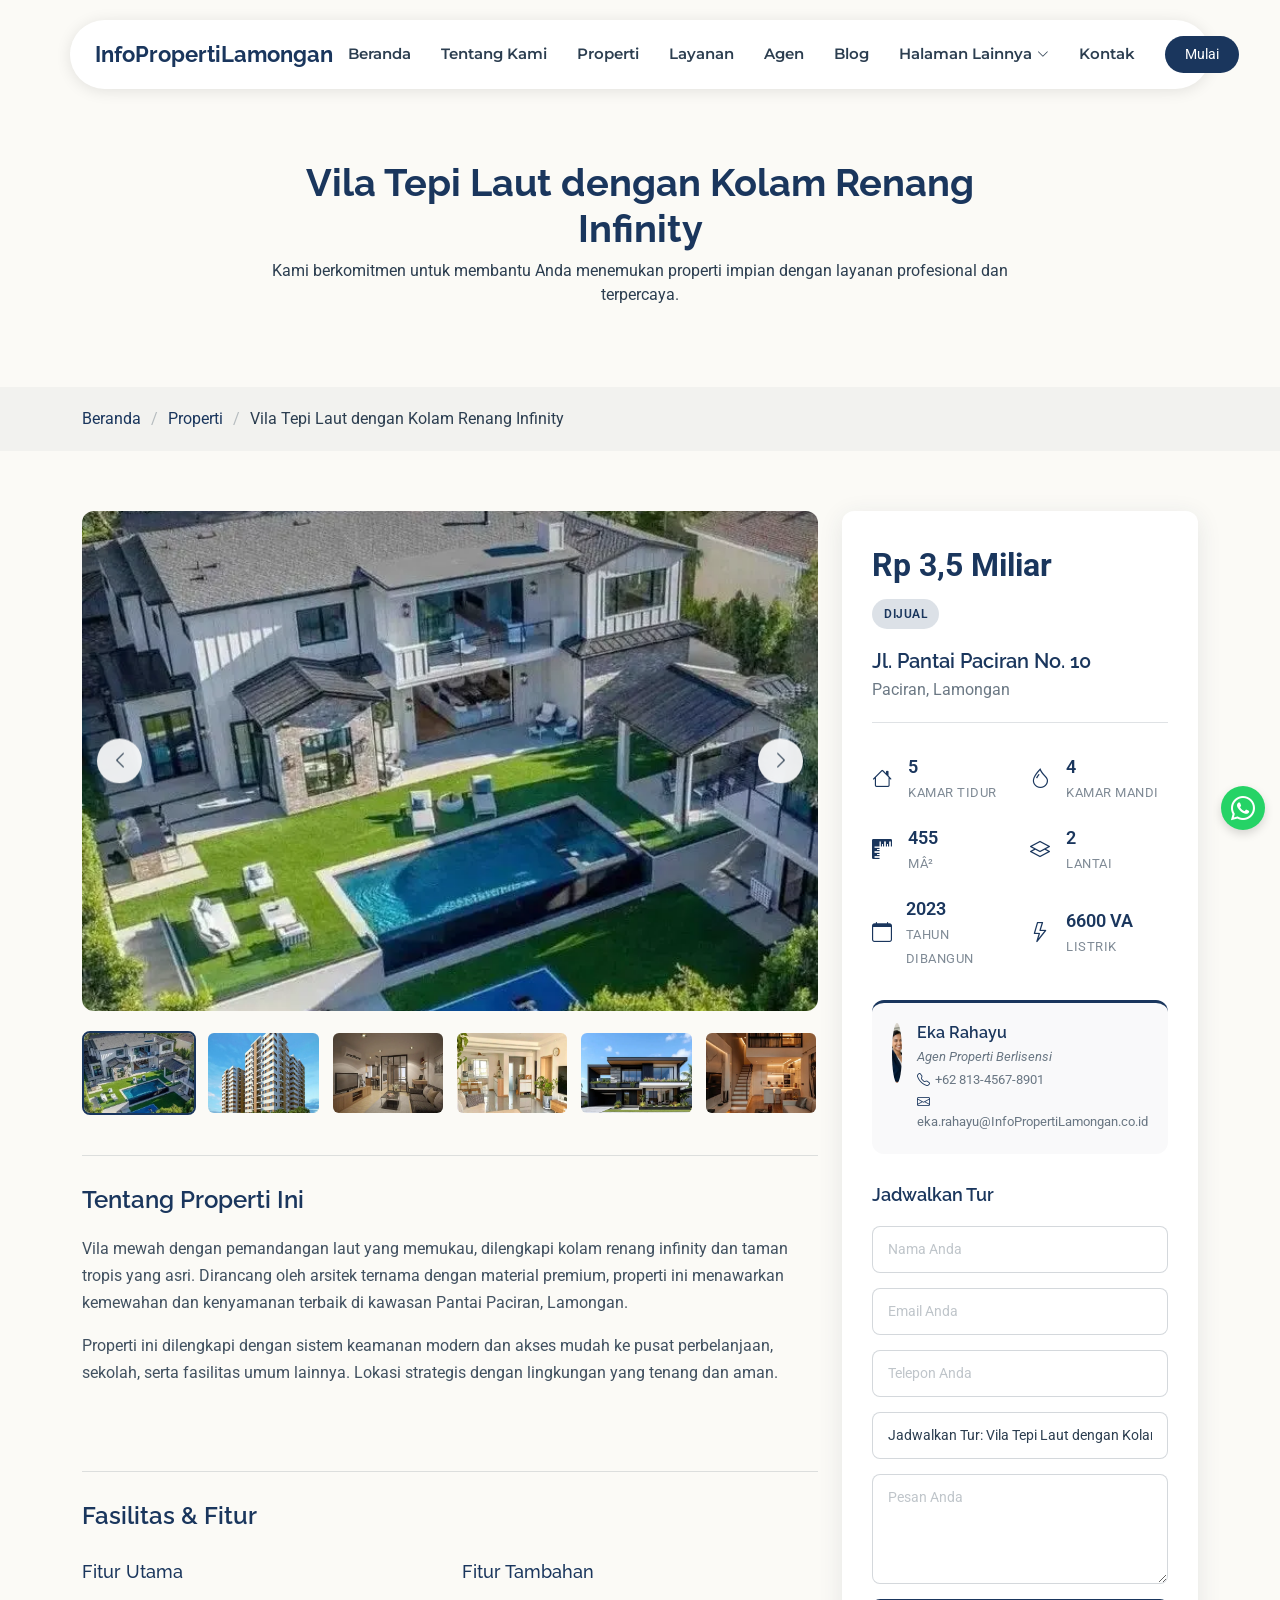
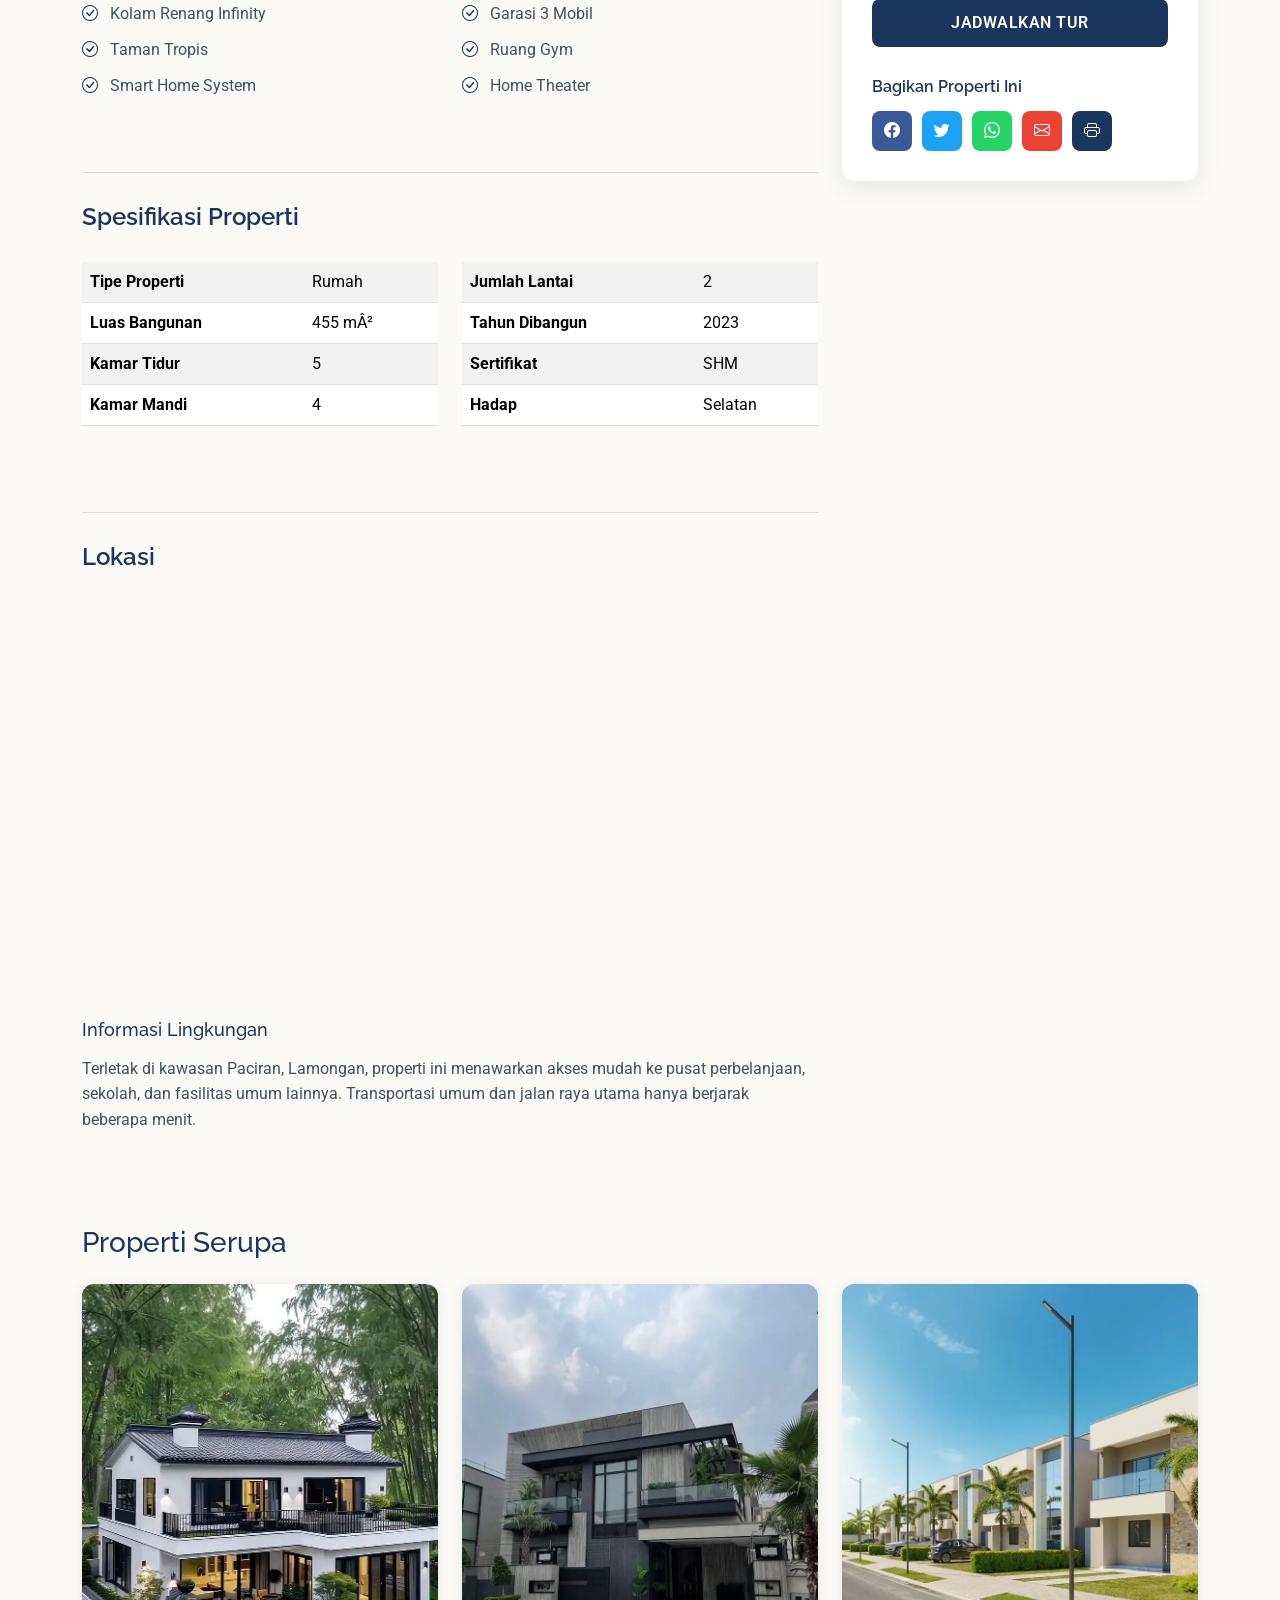
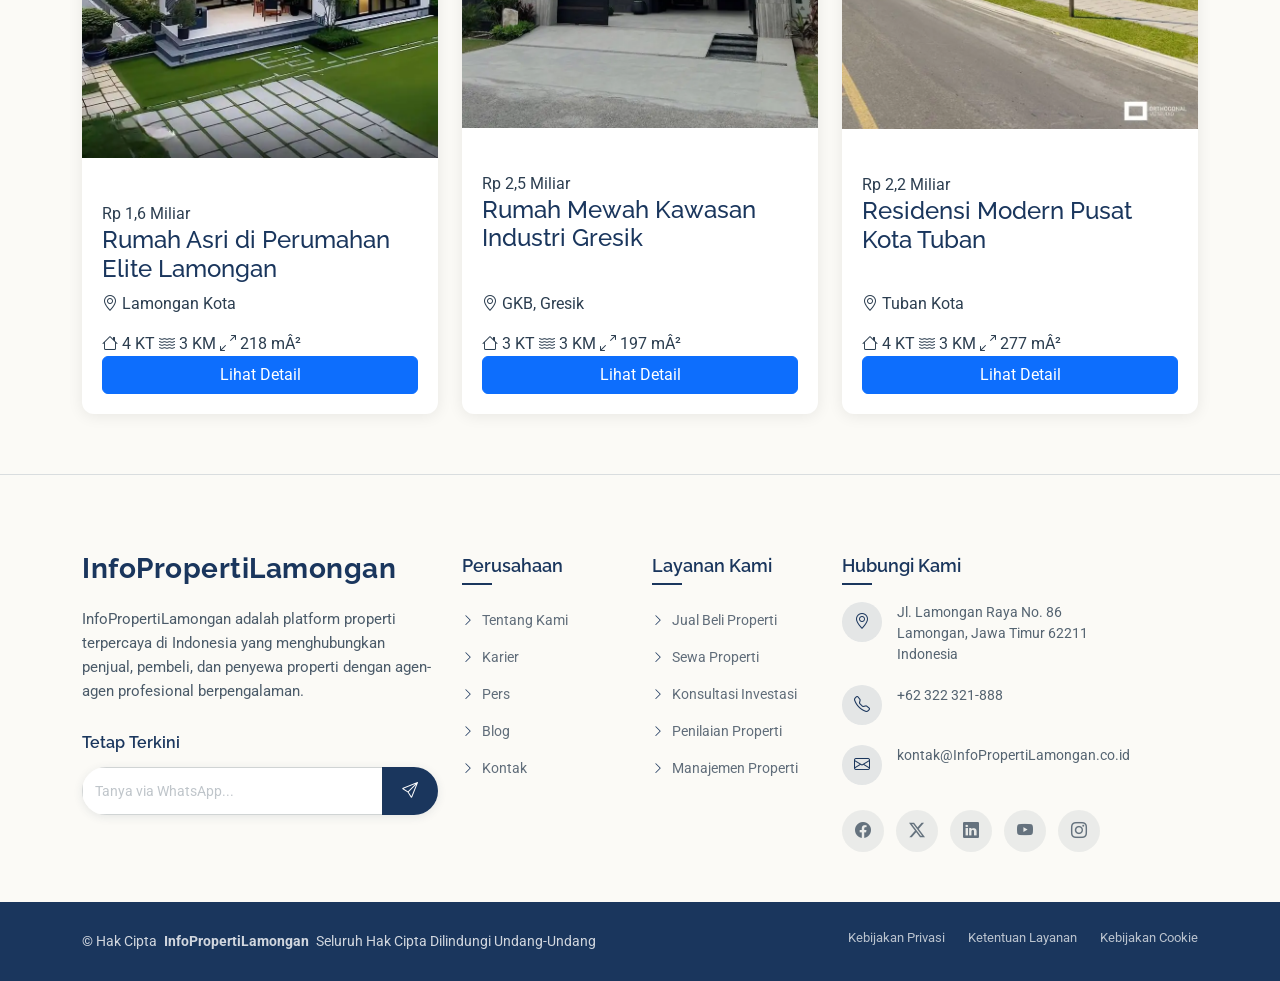
<file: property-details.html>
<!DOCTYPE html>
<html lang="id">

<head>
  <meta charset="utf-8">
  <meta content="width=device-width, initial-scale=1.0" name="viewport">
  <title>Detail Properti - InfoPropertiLamongan Indonesia</title>
  <meta name="description"
    content="InfoPropertiLamongan - Platform properti terpercaya di Indonesia. Temukan rumah, apartemen, dan properti komersial impian Anda.">
  <meta name="keywords" content="properti, rumah dijual, apartemen, tanah, investasi properti, agen properti Indonesia">

  <link href="assets/img/favicon.png" rel="icon">
  <link href="assets/img/apple-touch-icon.png" rel="apple-touch-icon">

  <link href="https://fonts.googleapis.com" rel="preconnect">
  <link href="https://fonts.gstatic.com" rel="preconnect" crossorigin>
  <link
    href="https://fonts.googleapis.com/css2?family=Roboto:ital,wght@0,100;0,300;0,400;0,500;0,700;0,900;1,100;1,300;1,400;1,500;1,700;1,900&family=Montserrat:ital,wght@0,100;0,200;0,300;0,400;0,500;0,600;0,700;0,800;0,900;1,100;1,200;1,300;1,400;1,500;1,600;1,700;1,800;1,900&family=Raleway:ital,wght@0,100;0,200;0,300;0,400;0,500;0,600;0,700;0,800;0,900;1,100;1,200;1,300;1,400;1,500;1,600;1,700;1,800;1,900&display=swap"
    rel="stylesheet">

  <link href="assets/vendor/bootstrap/css/bootstrap.min.css" rel="stylesheet">
  <link href="assets/vendor/bootstrap-icons/bootstrap-icons.css" rel="stylesheet">
  <link href="assets/vendor/aos/aos.css" rel="stylesheet">
  <link href="assets/vendor/glightbox/css/glightbox.min.css" rel="stylesheet">
  <link href="assets/vendor/swiper/swiper-bundle.min.css" rel="stylesheet">
  <link href="assets/vendor/drift-zoom/drift-basic.css" rel="stylesheet">

  <link href="assets/css/main.css" rel="stylesheet">

</head>

<body class="property-details-page">

  <header id="header" class="header d-flex align-items-center fixed-top">
    <div
      class="header-container container-fluid container-xl position-relative d-flex align-items-center justify-content-between">

      <a href="index.html" class="logo d-flex align-items-center me-auto me-xl-0">
        <h1 class="sitename">InfoPropertiLamongan</h1>
      </a>

      <nav id="navmenu" class="navmenu" aria-label="Menu utama">
        <ul>
          <li><a href="index.html">Beranda</a></li>
          <li><a href="about.html">Tentang Kami</a></li>
          <li><a href="properties.html">Properti</a></li>
          <li><a href="services.html">Layanan</a></li>
          <li><a href="agents.html">Agen</a></li>
          <li><a href="blog.html">Blog</a></li>
          <li class="dropdown"><a href="#" aria-expanded="false" aria-haspopup="true"><span>Halaman Lainnya</span> <i
                class="bi bi-chevron-down toggle-dropdown"></i></a>
            <ul>
              <li><a href="property-details.html" class="active">Detail Properti</a></li>
              <li><a href="service-details.html">Detail Layanan</a></li>
              <li><a href="agent-profile.html">Profil Agen</a></li>
              <li><a href="blog-details.html">Detail Blog</a></li>
              <li><a href="terms.html">Syarat &amp; Ketentuan</a></li>
              <li><a href="privacy.html">Privasi</a></li>
            </ul>
          </li>

          <li><a href="contact.html">Kontak</a></li>
        </ul>
        <button class="mobile-nav-toggle d-xl-none bi bi-list" aria-label="Buka menu navigasi" type="button"></button>
      </nav>

      <a class="btn-getstarted" href="https://wa.me/6281234567890?text=Halo%20InfoPropertiLamongan,%20saya%20tertarik%20dan%20ingin%20bertanya%20lebih%20lanjut." target="_blank" rel="noopener">Mulai</a>

    </div>
  </header>

  <main class="main">

    <div class="page-title">
      <div class="heading">
        <div class="container">
          <div class="row d-flex justify-content-center text-center">
            <div class="col-lg-8">
              <h1 class="heading-title" id="page-heading-title">Detail Properti</h1>
              <p class="mb-0">
                Kami berkomitmen untuk membantu Anda menemukan properti impian dengan layanan profesional dan
                terpercaya.
              </p>
            </div>
          </div>
        </div>
      </div>
      <nav class="breadcrumbs">
        <div class="container">
          <ol>
            <li><a href="index.html">Beranda</a></li>
            <li><a href="properties.html">Properti</a></li>
            <li class="current" id="breadcrumb-title">Detail Properti</li>
          </ol>
        </div>
      </nav>
    </div>

    <section id="property-details" class="property-details section">
      <div class="container" data-aos="fade-up" data-aos-delay="100">
        <div class="row gy-4">

          <div class="col-lg-8">

            <!-- Gallery -->
            <div class="property-gallery" data-aos="fade-up" data-aos-delay="200">
              <div class="main-image-container image-zoom-container">
                <img id="main-product-image" src="" alt="Properti" class="img-fluid main-property-image">
                <div class="image-nav-buttons">
                  <button class="image-nav-btn prev-image" type="button" aria-label="Foto sebelumnya"><i class="bi bi-chevron-left" aria-hidden="true"></i></button>
                  <button class="image-nav-btn next-image" type="button" aria-label="Foto berikutnya"><i class="bi bi-chevron-right" aria-hidden="true"></i></button>
                </div>
              </div>
              <div class="thumbnail-gallery thumbnail-list" id="thumbnail-container">
                <!-- Filled by JS -->
              </div>
            </div>

            <!-- Description -->
            <div class="property-description" data-aos="fade-up" data-aos-delay="300">
              <h3>Tentang Properti Ini</h3>
              <div id="property-description-text"></div>
            </div>

            <!-- Amenities -->
            <div class="property-amenities" data-aos="fade-up" data-aos-delay="400">
              <h3>Fasilitas &amp; Fitur</h3>
              <div class="row" id="property-features-list">
                <!-- Filled by JS -->
              </div>
            </div>

            <!-- Specifications -->
            <div class="property-amenities" data-aos="fade-up" data-aos-delay="450" style="margin-top: 2rem;">
              <h3>Spesifikasi Properti</h3>
              <div class="row" id="property-specs">
                <!-- Filled by JS -->
              </div>
            </div>

            <!-- Map -->
            <div class="property-map" data-aos="fade-up" data-aos-delay="500">
              <h3>Lokasi</h3>
              <div class="map-container">
                <iframe
                  src="https://www.google.com/maps/embed?pb=!1m18!1m12!1m3!1d63287.81027839!2d112.39!3d-7.12!2m3!1f0!2f0!3f0!3m2!1i1024!2i768!4f13.1!3m3!1m2!1s0x2e77ff!2sLamongan%2C%20Jawa%20Timur!5e0!3m2!1sid!2sid!4v1234567890123"
                  width="100%" height="400" style="border:0;" allowfullscreen="" loading="lazy" title="Peta lokasi properti"></iframe>
              </div>
              <div class="location-details">
                <h4>Informasi Lingkungan</h4>
                <p id="location-info-text">Terletak di lokasi strategis dengan akses mudah ke pusat perbelanjaan,
                  sekolah, dan fasilitas umum lainnya.</p>
              </div>
            </div>
          </div>

          <div class="col-lg-4">

            <div class="property-overview property-sidebar-sticky" data-aos="fade-up" data-aos-delay="200">
              <div class="price-tag" id="detail-price"></div>
              <div class="property-status" id="detail-status"></div>

              <div class="property-address">
                <h4 id="detail-address-title"></h4>
                <p id="detail-address-sub"></p>
              </div>

              <div class="property-stats" id="detail-stats">
                <!-- Filled by JS -->
              </div>

              <div class="agent-info" id="detail-agent">
                <!-- Filled by JS -->
              </div>

              <div class="contact-form">
                <h4>Jadwalkan Tur</h4>
                <form id="tour-form" onsubmit="return handleTourFormSubmit(event);">
                  <div class="row">
                    <div class="col-12 form-group">
                      <input type="text" name="name" class="form-control" id="tour-name" placeholder="Nama Anda" required="" aria-label="Nama Anda">
                    </div>
                    <div class="col-12 form-group">
                      <input type="email" name="email" class="form-control" id="tour-email" placeholder="Email Anda" required="" aria-label="Email Anda">
                    </div>
                    <div class="col-12 form-group">
                      <input type="tel" name="phone" class="form-control" id="tour-phone" placeholder="Telepon Anda" aria-label="Telepon Anda">
                    </div>
                    <div class="col-12 form-group">
                      <input type="text" name="subject" class="form-control" id="tour-subject"
                        placeholder="Jadwalkan Tur untuk tanggal: " aria-label="Jadwal tur">
                    </div>
                    <div class="col-12 form-group">
                      <textarea class="form-control" name="message" rows="4" id="tour-message" placeholder="Pesan Anda" aria-label="Pesan Anda"></textarea>
                    </div>
                    <div class="col-12 text-center">
                      <button type="submit" class="btn btn-primary">Jadwalkan Tur</button>
                    </div>
                  </div>
                </form>
              </div>

              <div class="social-share">
                <h5>Bagikan Properti Ini</h5>
                <div class="share-buttons">
                  <a href="javascript:void(0)"
                    onclick="window.open('https://www.facebook.com/sharer/sharer.php?u='+encodeURIComponent(window.location.href),'facebook-share','width=580,height=296');return false;"
                    class="share-btn facebook" aria-label="Bagikan ke Facebook"><i class="bi bi-facebook" aria-hidden="true"></i></a>
                  <a href="javascript:void(0)"
                    onclick="window.open('https://twitter.com/intent/tweet?url='+encodeURIComponent(window.location.href)+'&text=Lihat properti menarik ini!','twitter-share','width=550,height=235');return false;"
                    class="share-btn twitter" aria-label="Bagikan ke Twitter"><i class="bi bi-twitter" aria-hidden="true"></i></a>
                  <a href="javascript:void(0)"
                    onclick="window.open('https://wa.me/?text='+encodeURIComponent(document.title+' - '+window.location.href));return false;"
                    class="share-btn whatsapp" aria-label="Bagikan ke WhatsApp"><i class="bi bi-whatsapp" aria-hidden="true"></i></a>
                  <a href="javascript:void(0)"
                    onclick="window.location.href='mailto:?subject='+encodeURIComponent(document.title)+'&body='+encodeURIComponent(window.location.href);return false;"
                    class="share-btn email" aria-label="Bagikan via Email"><i class="bi bi-envelope" aria-hidden="true"></i></a>
                  <a href="javascript:void(0)" onclick="window.print();return false;" class="share-btn print" aria-label="Cetak halaman"><i
                      class="bi bi-printer" aria-hidden="true"></i></a>
                </div>
              </div>
            </div>
          </div>

        </div>

        <!-- Similar Properties -->
        <div class="mt-5" data-aos="fade-up">
          <h3 class="mb-4">Properti Serupa</h3>
          <div class="row g-4" id="similar-properties">
            <!-- Filled by JS -->
          </div>
        </div>

      </div>
    </section>
  </main>

  <footer id="footer" class="footer position-relative">
    <div class="container">
      <div class="row gy-5">
        <div class="col-lg-4">
          <div class="footer-content">
            <a href="index.html" class="logo d-flex align-items-center mb-4">
              <span class="sitename">InfoPropertiLamongan</span>
            </a>
            <p class="mb-4">InfoPropertiLamongan adalah platform properti terpercaya di Indonesia yang menghubungkan penjual,
              pembeli, dan penyewa properti dengan agen-agen profesional berpengalaman.</p>
                        <div class="newsletter-form">
              <h5>Tetap Terkini</h5>
              <form id="footerWaForm">
                <div class="input-group">
                  <input type="text" name="chatMessage" class="form-control" placeholder="Tanya via WhatsApp..." required="" aria-label="Tulis pesan WhatsApp">
                  <button type="submit" class="btn-subscribe" aria-label="Kirim pesan WhatsApp">
                    <i class="bi bi-send" aria-hidden="true"></i>
                  </button>
                </div>
              </form>
            </div>
          </div>
        </div>
        <div class="col-lg-2 col-6">
          <div class="footer-links">
            <h4>Perusahaan</h4>
            <ul>
              <li><a href="about.html"><i class="bi bi-chevron-right"></i> Tentang Kami</a></li>
              <li><a href="about.html"><i class="bi bi-chevron-right"></i> Karier</a></li>
              <li><a href="about.html"><i class="bi bi-chevron-right"></i> Pers</a></li>
              <li><a href="blog.html"><i class="bi bi-chevron-right"></i> Blog</a></li>
              <li><a href="contact.html"><i class="bi bi-chevron-right"></i> Kontak</a></li>
            </ul>
          </div>
        </div>
        <div class="col-lg-2 col-6">
          <div class="footer-links">
            <h4>Layanan Kami</h4>
            <ul>
              <li><a href="services.html"><i class="bi bi-chevron-right"></i> Jual Beli Properti</a></li>
              <li><a href="services.html"><i class="bi bi-chevron-right"></i> Sewa Properti</a></li>
              <li><a href="service-details.html"><i class="bi bi-chevron-right"></i> Konsultasi Investasi</a></li>
              <li><a href="service-details.html"><i class="bi bi-chevron-right"></i> Penilaian Properti</a></li>
              <li><a href="service-details.html"><i class="bi bi-chevron-right"></i> Manajemen Properti</a></li>
            </ul>
          </div>
        </div>
        <div class="col-lg-4">
          <div class="footer-contact">
            <h4>Hubungi Kami</h4>
            <div class="contact-item">
              <div class="contact-icon"><i class="bi bi-geo-alt"></i></div>
              <div class="contact-info">
                <p>Jl. Lamongan Raya No. 86<br>Lamongan, Jawa Timur 62211<br>Indonesia</p>
              </div>
            </div>
            <div class="contact-item">
              <div class="contact-icon"><i class="bi bi-telephone"></i></div>
              <div class="contact-info">
                <p>+62 322 321-888</p>
              </div>
            </div>
            <div class="contact-item">
              <div class="contact-icon"><i class="bi bi-envelope"></i></div>
              <div class="contact-info">
                <p>kontak@InfoPropertiLamongan.co.id</p>
              </div>
            </div>
            <div class="social-links">
              <a href="https://facebook.com/InfoPropertiLamongan.id" target="_blank" rel="noopener" aria-label="Facebook InfoPropertiLamongan"><i class="bi bi-facebook" aria-hidden="true"></i></a>
              <a href="https://twitter.com/InfoPropertiLamongan_id" target="_blank" rel="noopener" aria-label="Twitter InfoPropertiLamongan"><i class="bi bi-twitter-x" aria-hidden="true"></i></a>
              <a href="https://linkedin.com/company/InfoPropertiLamongan-id" target="_blank" rel="noopener" aria-label="LinkedIn InfoPropertiLamongan"><i class="bi bi-linkedin" aria-hidden="true"></i></a>
              <a href="https://youtube.com/@InfoPropertiLamongan_id" target="_blank" rel="noopener" aria-label="YouTube InfoPropertiLamongan"><i class="bi bi-youtube" aria-hidden="true"></i></a>
              <a href="https://instagram.com/InfoPropertiLamongan.id" target="_blank" rel="noopener" aria-label="Instagram InfoPropertiLamongan"><i class="bi bi-instagram" aria-hidden="true"></i></a>
            </div>
          </div>
        </div>
      </div>
    </div>
    <div class="footer-bottom">
      <div class="container">
        <div class="row align-items-center">
          <div class="col-lg-6">
            <div class="copyright">
              <p>&copy; <span>Hak Cipta</span> <strong class="px-1 sitename">InfoPropertiLamongan</strong> <span>Seluruh Hak
                  Cipta Dilindungi Undang-Undang</span></p>
            </div>
          </div>
          <div class="col-lg-6">
            <div class="footer-bottom-links">
              <a href="privacy.html">Kebijakan Privasi</a>
              <a href="terms.html">Ketentuan Layanan</a>
              <a href="privacy.html#cookies">Kebijakan Cookie</a>
            </div>
          </div>
        </div>
      </div>
    </div>
  </footer>

  <a href="https://wa.me/6281234567890?text=Halo%20InfoPropertiLamongan,%20saya%20tertarik%20dan%20ingin%20bertanya%20lebih%20lanjut." target="_blank" rel="noopener" class="whatsapp-float" title="Hubungi Kami via WhatsApp" aria-label="Hubungi kami via WhatsApp"><i class="bi bi-whatsapp" aria-hidden="true"></i></a>
  <a href="#" id="scroll-top" class="scroll-top d-flex align-items-center justify-content-center" aria-label="Kembali ke atas"><i class="bi bi-arrow-up-short" aria-hidden="true"></i></a>

  <div id="preloader"></div>

  <script src="assets/vendor/bootstrap/js/bootstrap.bundle.min.js"></script>
  <script src="assets/vendor/php-email-form/validate.js"></script>
  <script src="assets/vendor/aos/aos.js"></script>
  <script src="assets/vendor/purecounter/purecounter_vanilla.js"></script>
  <script src="assets/vendor/glightbox/js/glightbox.min.js"></script>
  <script src="assets/vendor/swiper/swiper-bundle.min.js"></script>
  <script src="assets/vendor/drift-zoom/Drift.min.js"></script>

  <script src="assets/js/properties-data.js"></script>
  <script src="assets/js/main.js"></script>

  <script>
    document.addEventListener('DOMContentLoaded', function () {
      // Get property ID from URL
      const urlParams = new URLSearchParams(window.location.search);
      const propertyId = parseInt(urlParams.get('id')) || 1;

      // Find property
      const property = PROPERTIES_DATA.find(p => p.id === propertyId) || PROPERTIES_DATA[0];

      // Update page title
      document.title = property.title + ' - InfoPropertiLamongan Indonesia';
      document.getElementById('page-heading-title').textContent = property.title;
      document.getElementById('breadcrumb-title').textContent = property.title;

      // ===== GALLERY =====
      const mainImg = document.getElementById('main-product-image');
      mainImg.src = property.gallery[0];
      mainImg.alt = property.title;
      if (mainImg.dataset) mainImg.dataset.zoom = property.gallery[0];

      const thumbContainer = document.getElementById('thumbnail-container');
      thumbContainer.innerHTML = property.gallery.map((img, i) => `
        <div class="thumbnail-item ${i === 0 ? 'active' : ''}" data-image="${img}">
          <img src="${img}" alt="${property.title} - Foto ${i + 1}" class="img-fluid">
        </div>
      `).join('');

      // Thumbnail click handlers
      thumbContainer.querySelectorAll('.thumbnail-item').forEach(thumb => {
        thumb.addEventListener('click', function () {
          thumbContainer.querySelectorAll('.thumbnail-item').forEach(t => t.classList.remove('active'));
          this.classList.add('active');
          mainImg.src = this.dataset.image;
          if (mainImg.dataset) mainImg.dataset.zoom = this.dataset.image;
        });
      });

      // Image nav buttons
      let currentImgIdx = 0;
      document.querySelector('.prev-image').addEventListener('click', function () {
        currentImgIdx = (currentImgIdx - 1 + property.gallery.length) % property.gallery.length;
        mainImg.src = property.gallery[currentImgIdx];
        thumbContainer.querySelectorAll('.thumbnail-item').forEach((t, i) => t.classList.toggle('active', i === currentImgIdx));
      });
      document.querySelector('.next-image').addEventListener('click', function () {
        currentImgIdx = (currentImgIdx + 1) % property.gallery.length;
        mainImg.src = property.gallery[currentImgIdx];
        thumbContainer.querySelectorAll('.thumbnail-item').forEach((t, i) => t.classList.toggle('active', i === currentImgIdx));
      });

      // ===== DESCRIPTION =====
      document.getElementById('property-description-text').innerHTML = `
        <p>${property.description}</p>
        <p>Properti ini dilengkapi dengan sistem keamanan modern dan akses mudah ke pusat perbelanjaan, sekolah, serta fasilitas umum lainnya. Lokasi strategis dengan lingkungan yang tenang dan aman.</p>
      `;

      // ===== FEATURES =====
      const half = Math.ceil(property.features.length / 2);
      const featuresHtml = `
        <div class="col-md-6">
          <h4>Fitur Utama</h4>
          <ul class="features-list">
            ${property.features.slice(0, half).map(f => `<li><i class="bi bi-check-circle"></i>${f}</li>`).join('')}
          </ul>
        </div>
        <div class="col-md-6">
          <h4>Fitur Tambahan</h4>
          <ul class="features-list">
            ${property.features.slice(half).map(f => `<li><i class="bi bi-check-circle"></i>${f}</li>`).join('')}
          </ul>
        </div>
      `;
      document.getElementById('property-features-list').innerHTML = featuresHtml;

      // ===== SPECIFICATIONS =====
      const typeLabels = { rumah: 'Rumah', apartemen: 'Apartemen', kondominium: 'Kondominium', townhouse: 'Townhouse' };
      document.getElementById('property-specs').innerHTML = `
        <div class="col-md-6">
          <table class="table table-striped">
            <tbody>
              <tr><td><strong>Tipe Properti</strong></td><td>${typeLabels[property.type] || property.type}</td></tr>
              <tr><td><strong>Luas Bangunan</strong></td><td>${property.area} mÂ²</td></tr>
              <tr><td><strong>Kamar Tidur</strong></td><td>${property.bedrooms}</td></tr>
              <tr><td><strong>Kamar Mandi</strong></td><td>${property.bathrooms}</td></tr>
            </tbody>
          </table>
        </div>
        <div class="col-md-6">
          <table class="table table-striped">
            <tbody>
              <tr><td><strong>Jumlah Lantai</strong></td><td>${property.floors}</td></tr>
              <tr><td><strong>Tahun Dibangun</strong></td><td>${property.yearBuilt}</td></tr>
              <tr><td><strong>Sertifikat</strong></td><td>${property.certificate}</td></tr>
              <tr><td><strong>Hadap</strong></td><td>${property.facing}</td></tr>
            </tbody>
          </table>
        </div>
      `;

      // ===== SIDEBAR - Price & Status =====
      const priceDisplay = property.priceUnit ? `${property.price}<span style="font-size:0.6em">${property.priceUnit}</span>` : property.price;
      document.getElementById('detail-price').innerHTML = priceDisplay;
      document.getElementById('detail-status').textContent = property.status === 'disewakan' ? 'Disewakan' : 'Dijual';

      // ===== SIDEBAR - Address =====
      document.getElementById('detail-address-title').textContent = property.address.split(',')[0];
      document.getElementById('detail-address-sub').textContent = property.location;

      // ===== SIDEBAR - Stats =====
      document.getElementById('detail-stats').innerHTML = `
        <div class="stat-item"><i class="bi bi-house"></i><div><span class="value">${property.bedrooms}</span><span class="label">Kamar Tidur</span></div></div>
        <div class="stat-item"><i class="bi bi-droplet"></i><div><span class="value">${property.bathrooms}</span><span class="label">Kamar Mandi</span></div></div>
        <div class="stat-item"><i class="bi bi-rulers"></i><div><span class="value">${property.area}</span><span class="label">mÂ²</span></div></div>
        <div class="stat-item"><i class="bi bi-layers"></i><div><span class="value">${property.floors}</span><span class="label">Lantai</span></div></div>
        <div class="stat-item"><i class="bi bi-calendar"></i><div><span class="value">${property.yearBuilt}</span><span class="label">Tahun Dibangun</span></div></div>
        <div class="stat-item"><i class="bi bi-lightning"></i><div><span class="value">${property.electricity}</span><span class="label">Listrik</span></div></div>
      `;

      // ===== SIDEBAR - Agent =====
      const agentEmail = property.agent.name.toLowerCase().replace(/\s+/g, '.') + '@InfoPropertiLamongan.co.id';
      document.getElementById('detail-agent').innerHTML = `
        <div class="agent-avatar"><img src="${property.agent.image}" alt="${property.agent.name}" class="img-fluid"></div>
        <div class="agent-details">
          <h4>${property.agent.name}</h4>
          <p class="agent-title">Agen Properti Berlisensi</p>
          <p class="agent-phone"><i class="bi bi-telephone"></i>${property.agent.phone}</p>
          <p class="agent-email"><i class="bi bi-envelope"></i>${agentEmail}</p>
        </div>
      `;

      // ===== Tour subject =====
      document.getElementById('tour-subject').value = `Jadwalkan Tur: ${property.title}`;

      // ===== Location info =====
      document.getElementById('location-info-text').textContent = `Terletak di kawasan ${property.location}, properti ini menawarkan akses mudah ke pusat perbelanjaan, sekolah, dan fasilitas umum lainnya. Transportasi umum dan jalan raya utama hanya berjarak beberapa menit.`;

      // ===== SIMILAR PROPERTIES =====
      const similar = PROPERTIES_DATA
        .filter(p => p.id !== property.id && p.type === property.type)
        .slice(0, 3);
      // If not enough similar by type, add others
      if (similar.length < 3) {
        const others = PROPERTIES_DATA.filter(p => p.id !== property.id && !similar.includes(p)).slice(0, 3 - similar.length);
        similar.push(...others);
      }

      document.getElementById('similar-properties').innerHTML = similar.map(p => {
        const price = p.priceUnit ? `${p.price}<span>${p.priceUnit}</span>` : p.price;
        return `
          <div class="col-lg-4 col-md-6">
            <div class="property-card">
              <div class="property-image">
                <img src="${p.mainImage}" alt="${p.title}" class="img-fluid">
                <div class="property-badges">
                  <span class="badge ${p.badgeClass}">${p.badge}</span>
                </div>
              </div>
              <div class="property-content">
                <div class="property-price">${price}</div>
                <h4 class="property-title">${p.title}</h4>
                <p class="property-location"><i class="bi bi-geo-alt"></i> ${p.location}</p>
                <div class="property-features">
                  <span><i class="bi bi-house"></i> ${p.bedrooms} KT</span>
                  <span><i class="bi bi-water"></i> ${p.bathrooms} KM</span>
                  <span><i class="bi bi-arrows-angle-expand"></i> ${p.area} mÂ²</span>
                </div>
                <a href="property-details.html?id=${p.id}" class="btn btn-primary w-100">Lihat Detail</a>
              </div>
            </div>
          </div>`;
      }).join('');
    });

    function handleTourFormSubmit(e) {
      e.preventDefault();
      const name = document.getElementById('tour-name').value || '';
      const subject = document.getElementById('tour-subject').value || '';
      const message = document.getElementById('tour-message').value || '';
      const propertyTitle = document.getElementById('page-heading-title').textContent || 'Properti';
      const agentNameEl = document.querySelector('#detail-agent h4');
      const agentName = agentNameEl ? agentNameEl.textContent : '';
      const waText = `Halo InfoPropertiLamongan, saya ${name}.\n\nSaya ingin menjadwalkan tur untuk properti: *${propertyTitle}*\n${agentName ? 'Agen: ' + agentName + '\n' : ''}${subject ? 'Jadwal: ' + subject + '\n' : ''}${message ? 'Pesan: ' + message + '\n' : ''}\n(Dikirim dari halaman Detail Properti)`;
      const waUrl = `https://wa.me/6281234567890?text=${encodeURIComponent(waText)}`;
      window.open(waUrl, '_blank');
      return false;
    }
  </script>

</body>

</html>
</file>
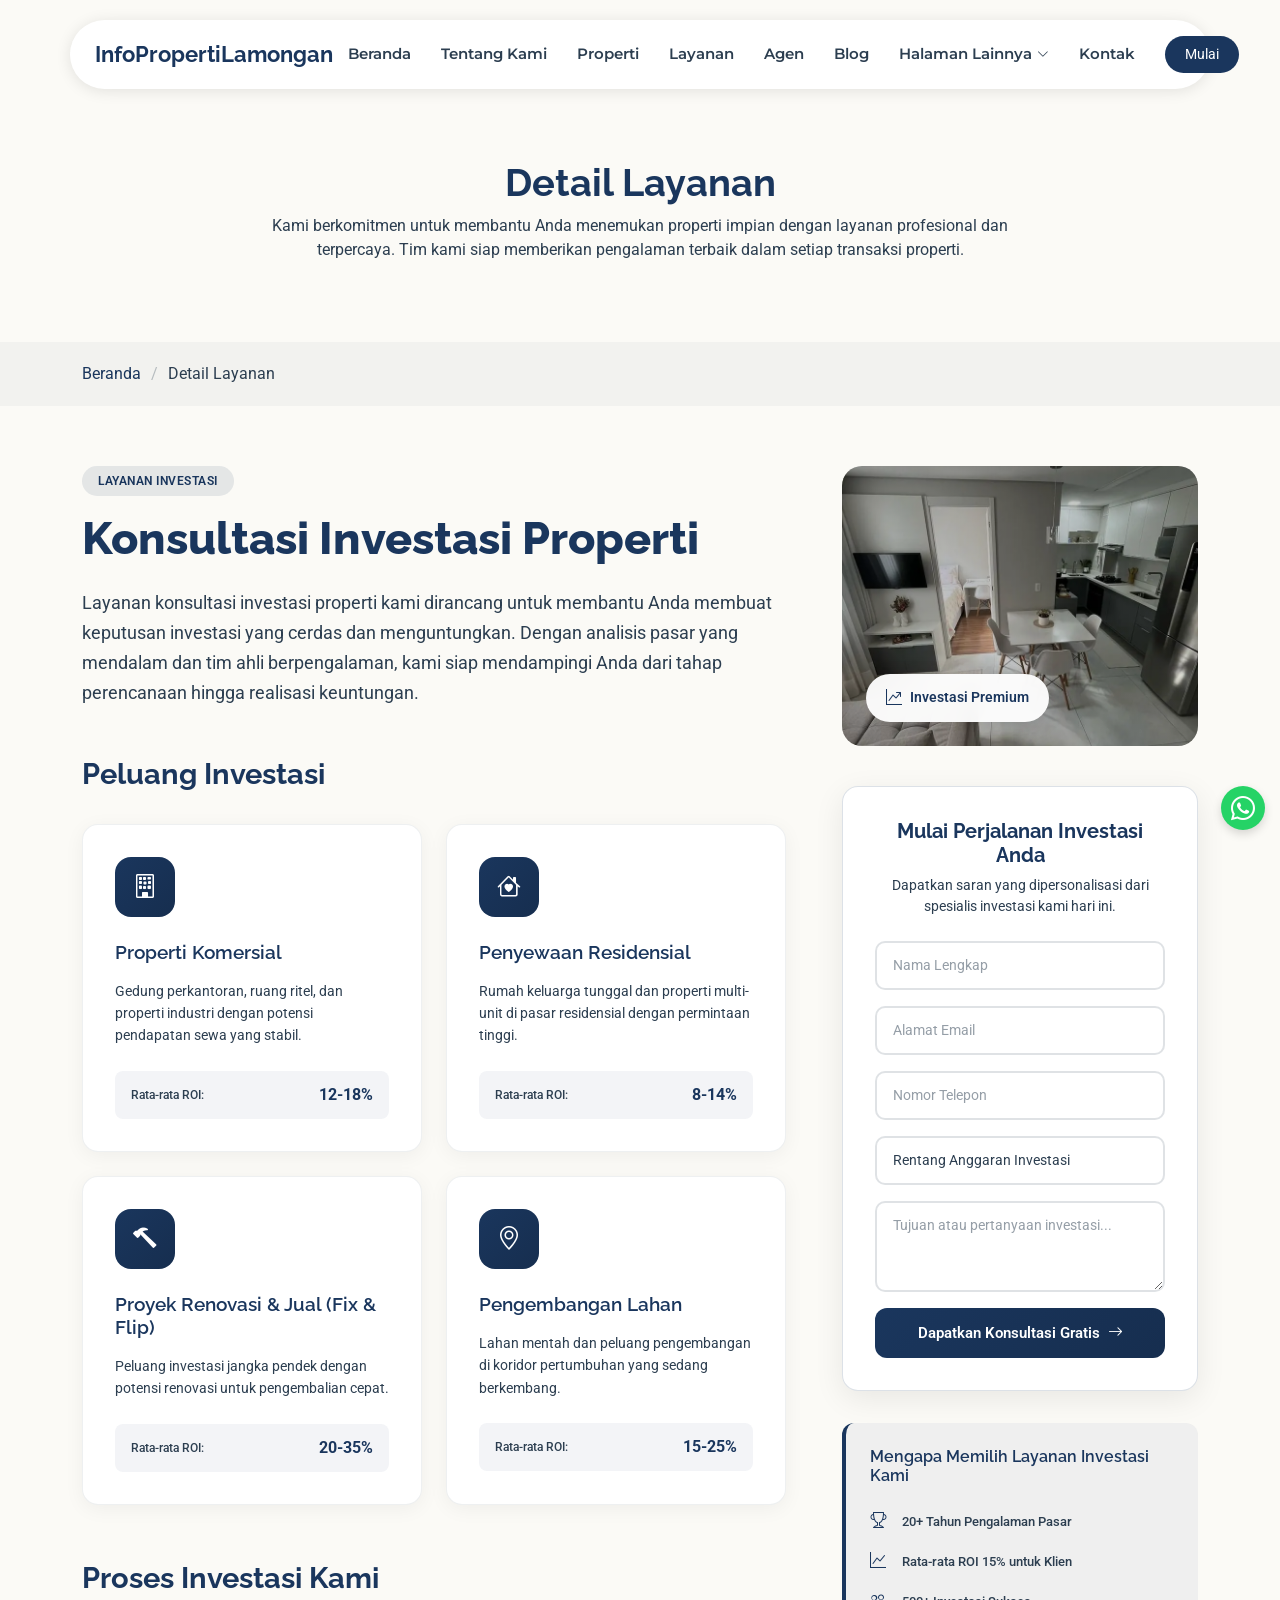
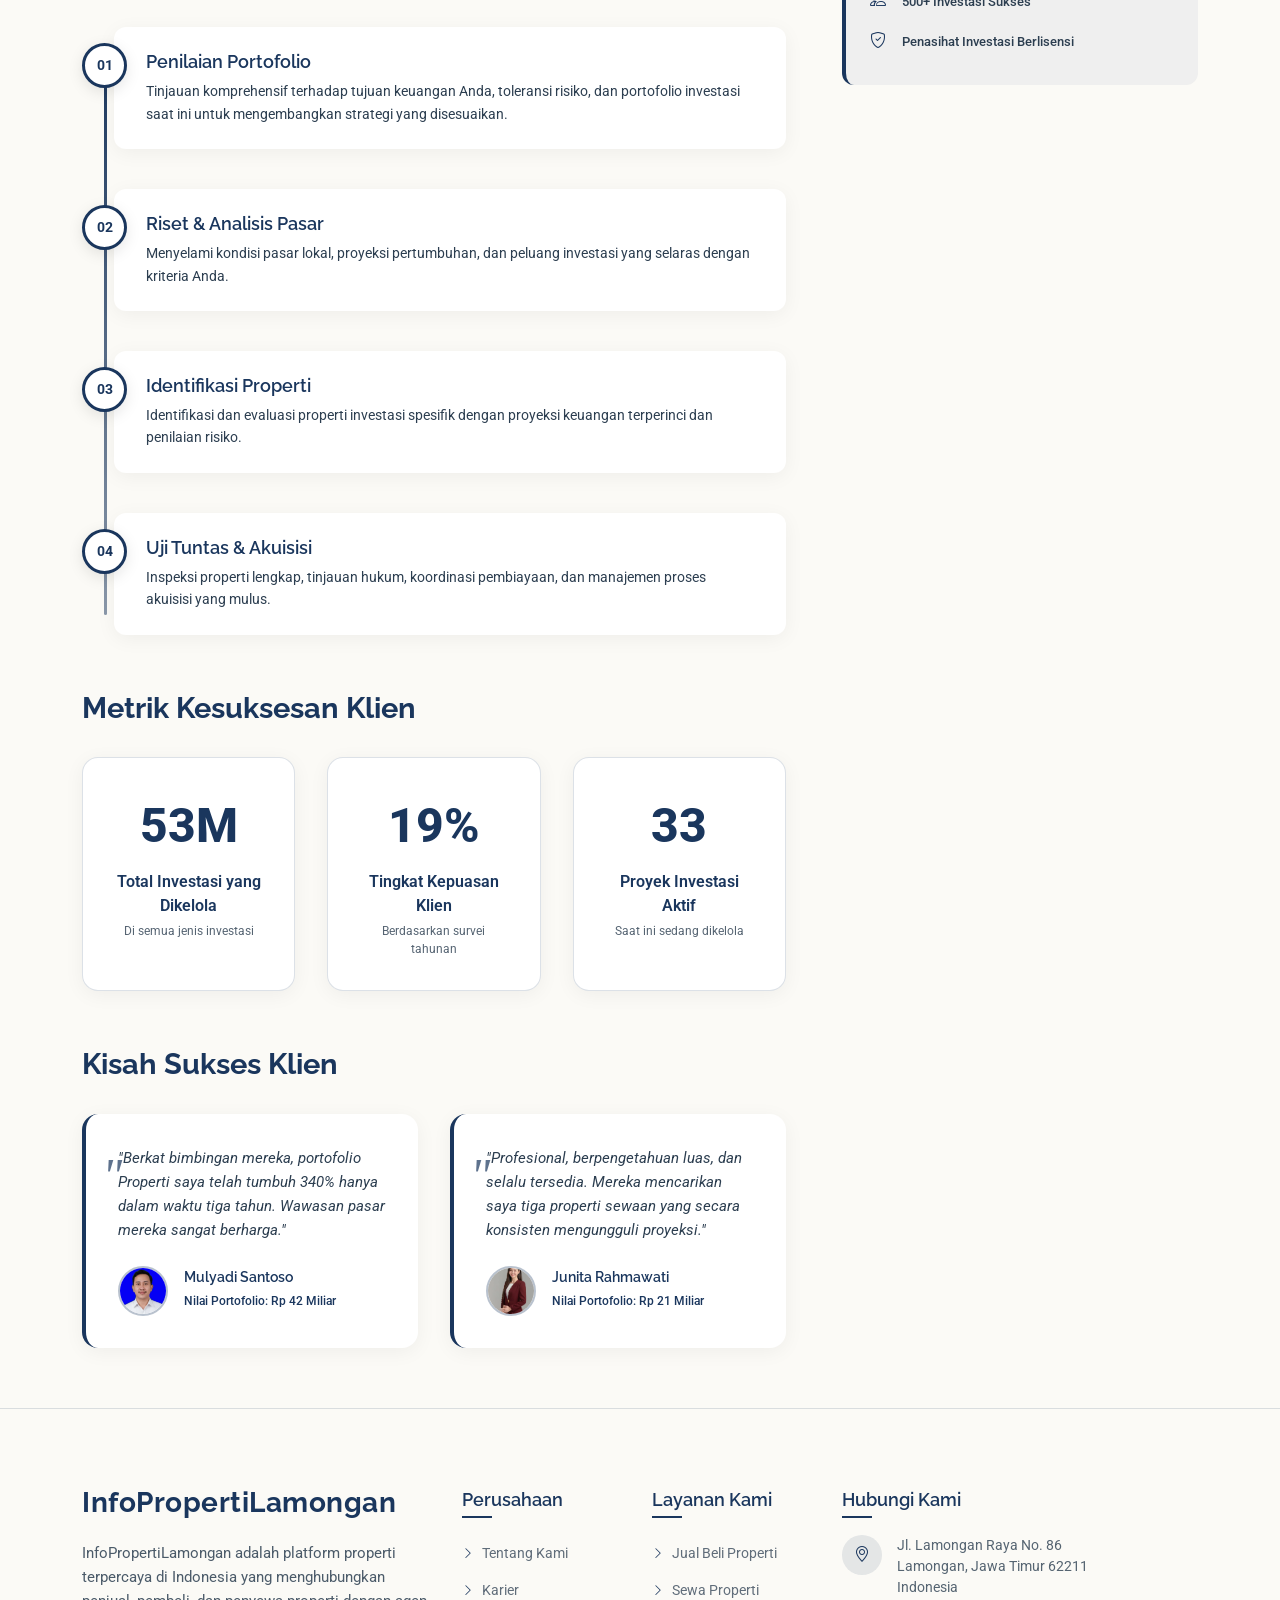
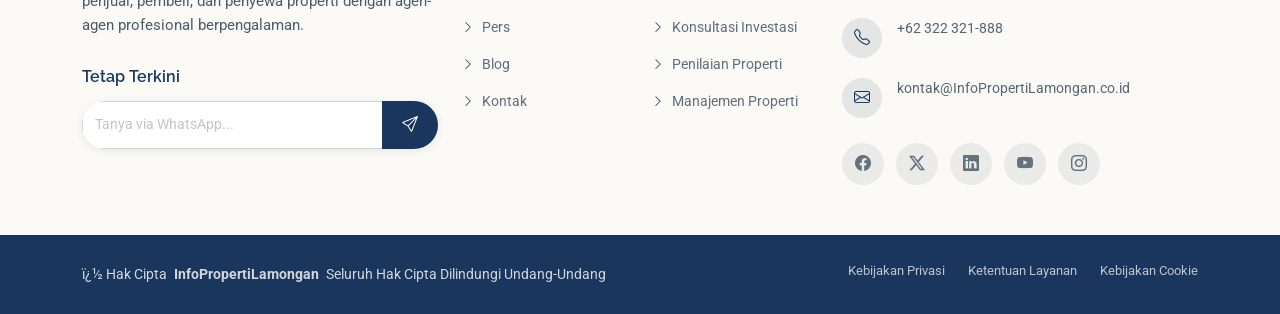
<file: service-details.html>
﻿<!DOCTYPE html>
<html lang="id">

<head>
  <meta charset="utf-8">
  <meta content="width=device-width, initial-scale=1.0" name="viewport">
  <title>Detail Layanan - InfoPropertiLamongan Indonesia</title>
  <meta name="description"
    content="InfoPropertiLamongan - Platform properti terpercaya di Indonesia. Temukan rumah, apartemen, dan properti komersial impian Anda.">
  <meta name="keywords" content="properti, rumah dijual, apartemen, tanah, investasi properti, agen properti Indonesia">

  <link href="assets/img/favicon.png" rel="icon">
  <link href="assets/img/apple-touch-icon.png" rel="apple-touch-icon">

  <link href="https://fonts.googleapis.com" rel="preconnect">
  <link href="https://fonts.gstatic.com" rel="preconnect" crossorigin>
  <link
    href="https://fonts.googleapis.com/css2?family=Roboto:ital,wght@0,100;0,300;0,400;0,500;0,700;0,900;1,100;1,300;1,400;1,500;1,700;1,900&family=Montserrat:ital,wght@0,100;0,200;0,300;0,400;0,500;0,600;0,700;0,800;0,900;1,100;1,200;1,300;1,400;1,500;1,600;1,700;1,800;1,900&family=Raleway:ital,wght@0,100;0,200;0,300;0,400;0,500;0,600;0,700;0,800;0,900;1,100;1,200;1,300;1,400;1,500;1,600;1,700;1,800;1,900&display=swap"
    rel="stylesheet">

  <link href="assets/vendor/bootstrap/css/bootstrap.min.css" rel="stylesheet">
  <link href="assets/vendor/bootstrap-icons/bootstrap-icons.css" rel="stylesheet">
  <link href="assets/vendor/aos/aos.css" rel="stylesheet">
  <link href="assets/vendor/glightbox/css/glightbox.min.css" rel="stylesheet">
  <link href="assets/vendor/swiper/swiper-bundle.min.css" rel="stylesheet">
  <link href="assets/vendor/drift-zoom/drift-basic.css" rel="stylesheet">

  <link href="assets/css/main.css" rel="stylesheet">


</head>

<body class="service-details-page">

  <header id="header" class="header d-flex align-items-center fixed-top">
    <div
      class="header-container container-fluid container-xl position-relative d-flex align-items-center justify-content-between">

      <a href="index.html" class="logo d-flex align-items-center me-auto me-xl-0">
        <h1 class="sitename">InfoPropertiLamongan</h1>
      </a>

      <nav id="navmenu" class="navmenu" aria-label="Menu utama">
        <ul>
          <li><a href="index.html">Beranda</a></li>
          <li><a href="about.html">Tentang Kami</a></li>
          <li><a href="properties.html">Properti</a></li>
          <li><a href="services.html">Layanan</a></li>
          <li><a href="agents.html">Agen</a></li>
          <li><a href="blog.html">Blog</a></li>
          <li class="dropdown"><a href="#" aria-expanded="false" aria-haspopup="true"><span>Halaman Lainnya</span> <i
                class="bi bi-chevron-down toggle-dropdown"></i></a>
            <ul>
              <li><a href="property-details.html">Detail Properti</a></li>
              <li><a href="service-details.html" class="active">Detail Layanan</a></li>
              <li><a href="agent-profile.html">Profil Agen</a></li>
              <li><a href="blog-details.html">Detail Blog</a></li>
              <li><a href="terms.html">Syarat & Ketentuan</a></li>
              <li><a href="privacy.html">Privasi</a></li>

            </ul>
          </li>

          <li><a href="contact.html">Kontak</a></li>
        </ul>
        <button class="mobile-nav-toggle d-xl-none bi bi-list" aria-label="Buka menu navigasi" type="button"></button>
      </nav>

      <a class="btn-getstarted" href="properties.html">Mulai</a>

    </div>
  </header>

  <main class="main">

    <div class="page-title">
      <div class="heading">
        <div class="container">
          <div class="row d-flex justify-content-center text-center">
            <div class="col-lg-8">
              <h1 class="heading-title">Detail Layanan</h1>
              <p class="mb-0">
                Kami berkomitmen untuk membantu Anda menemukan properti impian dengan layanan profesional dan
                terpercaya. Tim kami siap memberikan pengalaman terbaik dalam setiap transaksi properti.
              </p>
            </div>
          </div>
        </div>
      </div>
      <nav class="breadcrumbs">
        <div class="container">
          <ol>
            <li><a href="index.html">Beranda</a></li>
            <li class="current">Detail Layanan</li>
          </ol>
        </div>
      </nav>
    </div>
    <section id="service-details" class="service-details section">

      <div class="container" data-aos="fade-up" data-aos-delay="100">

        <div class="row">
          <div class="col-lg-4 order-lg-2">
            <div class="service-sidebar">
              <div class="service-hero" data-aos="zoom-in" data-aos-delay="150">
                <img src="assets/img/real-estate/apart5.webp" alt="Layanan Investasi Properti"
                  class="img-fluid">
                <div class="service-overlay">
                  <div class="service-badge">
                    <i class="bi bi-graph-up-arrow"></i>
                    <span>Investasi Premium</span>
                  </div>
                </div>
              </div>

              <div class="quick-contact-card" data-aos="slide-up" data-aos-delay="200">
                <div class="contact-header">
                  <h4>Mulai Perjalanan Investasi Anda</h4>
                  <p>Dapatkan saran yang dipersonalisasi dari spesialis investasi kami hari ini.</p>
                </div>

                <form id="waFormKonsultasi">
                  <input type="hidden" name="subject" value="Konsultasi Investasi">
                  <div class="form-group">
                    <input type="text" name="name" class="form-control" placeholder="Nama Lengkap" required="">
                  </div>
                  <div class="form-group">
                    <input type="email" name="email" class="form-control" placeholder="Alamat Email" required="">
                  </div>
                  <div class="form-group">
                    <input type="tel" name="phone" class="form-control" placeholder="Nomor Telepon" required="">
                  </div>
                  <div class="form-group">
                    <select name="budget" class="form-control" required="">
                      <option value="">Rentang Anggaran Investasi</option>
                      <option value="1-3m">Rp 1 - 3 Miliar</option>
                      <option value="3-5m">Rp 3 - 5 Miliar</option>
                      <option value="5-10m">Rp 5 - 10 Miliar</option>
                      <option value="10m+">Rp 10 Miliar+</option>
                    </select>
                  </div>
                  <div class="form-group">
                    <textarea name="message" class="form-control" rows="3"
                      placeholder="Tujuan atau pertanyaan investasi..."></textarea>
                  </div>

                  <button type="submit" class="btn-submit">
                    <span>Dapatkan Konsultasi Gratis</span>
                    <i class="bi bi-arrow-right"></i>
                  </button>
                </form>
              </div>

              <div class="expertise-highlights" data-aos="fade-up" data-aos-delay="250">
                <h5>Mengapa Memilih Layanan Investasi Kami</h5>
                <div class="highlight-list">
                  <div class="highlight-item">
                    <i class="bi bi-trophy"></i>
                    <span>20+ Tahun Pengalaman Pasar</span>
                  </div>
                  <div class="highlight-item">
                    <i class="bi bi-graph-up"></i>
                    <span>Rata-rata ROI 15% untuk Klien</span>
                  </div>
                  <div class="highlight-item">
                    <i class="bi bi-people"></i>
                    <span>500+ Investasi Sukses</span>
                  </div>
                  <div class="highlight-item">
                    <i class="bi bi-shield-check"></i>
                    <span>Penasihat Investasi Berlisensi</span>
                  </div>
                </div>
              </div>
            </div>
          </div>

          <div class="col-lg-8 order-lg-1">
            <div class="service-main-content">
              <div class="content-header" data-aos="fade-right" data-aos-delay="150">
                <div class="service-category">Layanan Investasi</div>
                <h1>Konsultasi Investasi Properti</h1>
                <p class="service-intro">Layanan konsultasi investasi properti kami dirancang untuk membantu Anda
                  membuat keputusan investasi yang cerdas dan menguntungkan. Dengan analisis pasar yang mendalam dan tim
                  ahli berpengalaman, kami siap mendampingi Anda dari tahap perencanaan hingga realisasi keuntungan.</p>
              </div>

              <div class="investment-types" data-aos="fade-up" data-aos-delay="200">
                <h3>Peluang Investasi</h3>
                <div class="types-grid">
                  <div class="type-card">
                    <div class="type-icon">
                      <i class="bi bi-building"></i>
                    </div>
                    <h4>Properti Komersial</h4>
                    <p>Gedung perkantoran, ruang ritel, dan properti industri dengan potensi pendapatan sewa yang
                      stabil.</p>
                    <div class="roi-indicator">
                      <span class="roi-label">Rata-rata ROI:</span>
                      <span class="roi-value">12-18%</span>
                    </div>
                  </div>
                  <div class="type-card">
                    <div class="type-icon">
                      <i class="bi bi-house-heart"></i>
                    </div>
                    <h4>Penyewaan Residensial</h4>
                    <p>Rumah keluarga tunggal dan properti multi-unit di pasar residensial dengan permintaan tinggi.</p>
                    <div class="roi-indicator">
                      <span class="roi-label">Rata-rata ROI:</span>
                      <span class="roi-value">8-14%</span>
                    </div>
                  </div>
                  <div class="type-card">
                    <div class="type-icon">
                      <i class="bi bi-hammer"></i>
                    </div>
                    <h4>Proyek Renovasi & Jual (Fix & Flip)</h4>
                    <p>Peluang investasi jangka pendek dengan potensi renovasi untuk pengembalian cepat.</p>
                    <div class="roi-indicator">
                      <span class="roi-label">Rata-rata ROI:</span>
                      <span class="roi-value">20-35%</span>
                    </div>
                  </div>
                  <div class="type-card">
                    <div class="type-icon">
                      <i class="bi bi-geo-alt"></i>
                    </div>
                    <h4>Pengembangan Lahan</h4>
                    <p>Lahan mentah dan peluang pengembangan di koridor pertumbuhan yang sedang berkembang.</p>
                    <div class="roi-indicator">
                      <span class="roi-label">Rata-rata ROI:</span>
                      <span class="roi-value">15-25%</span>
                    </div>
                  </div>
                </div>
              </div>

              <div class="service-methodology" data-aos="fade-up" data-aos-delay="250">
                <h3>Proses Investasi Kami</h3>
                <div class="methodology-timeline">
                  <div class="timeline-item">
                    <div class="timeline-marker">
                      <span class="step-num">01</span>
                    </div>
                    <div class="timeline-content">
                      <h5>Penilaian Portofolio</h5>
                      <p>Tinjauan komprehensif terhadap tujuan keuangan Anda, toleransi risiko, dan portofolio investasi
                        saat ini untuk mengembangkan strategi yang disesuaikan.</p>
                    </div>
                  </div>
                  <div class="timeline-item">
                    <div class="timeline-marker">
                      <span class="step-num">02</span>
                    </div>
                    <div class="timeline-content">
                      <h5>Riset & Analisis Pasar</h5>
                      <p>Menyelami kondisi pasar lokal, proyeksi pertumbuhan, dan peluang investasi yang selaras dengan
                        kriteria Anda.</p>
                    </div>
                  </div>
                  <div class="timeline-item">
                    <div class="timeline-marker">
                      <span class="step-num">03</span>
                    </div>
                    <div class="timeline-content">
                      <h5>Identifikasi Properti</h5>
                      <p>Identifikasi dan evaluasi properti investasi spesifik dengan proyeksi keuangan terperinci dan
                        penilaian risiko.</p>
                    </div>
                  </div>
                  <div class="timeline-item">
                    <div class="timeline-marker">
                      <span class="step-num">04</span>
                    </div>
                    <div class="timeline-content">
                      <h5>Uji Tuntas & Akuisisi</h5>
                      <p>Inspeksi properti lengkap, tinjauan hukum, koordinasi pembiayaan, dan manajemen proses akuisisi
                        yang mulus.</p>
                    </div>
                  </div>
                </div>
              </div>

              <div class="performance-metrics" data-aos="fade-up" data-aos-delay="300">
                <h3>Metrik Kesuksesan Klien</h3>
                <div class="metrics-container">
                  <div class="metric-box">
                    <div class="metric-value">
                      <span data-purecounter-start="0" data-purecounter-end="247" data-purecounter-duration="2"
                        class="purecounter"></span>M
                    </div>
                    <div class="metric-label">Total Investasi yang Dikelola</div>
                    <div class="metric-description">Di semua jenis investasi</div>
                  </div>
                  <div class="metric-box">
                    <div class="metric-value">
                      <span data-purecounter-start="0" data-purecounter-end="89" data-purecounter-duration="2"
                        class="purecounter"></span>%
                    </div>
                    <div class="metric-label">Tingkat Kepuasan Klien</div>
                    <div class="metric-description">Berdasarkan survei tahunan</div>
                  </div>
                  <div class="metric-box">
                    <div class="metric-value">
                      <span data-purecounter-start="0" data-purecounter-end="156" data-purecounter-duration="2"
                        class="purecounter"></span>
                    </div>
                    <div class="metric-label">Proyek Investasi Aktif</div>
                    <div class="metric-description">Saat ini sedang dikelola</div>
                  </div>
                </div>
              </div>

              <div class="testimonial-section" data-aos="fade-up" data-aos-delay="350">
                <h3>Kisah Sukses Klien</h3>
                <div class="testimonial-grid">
                  <div class="testimonial-card">
                    <div class="quote-content">
                      <p>"Berkat bimbingan mereka, portofolio Properti saya telah tumbuh 340% hanya dalam waktu tiga
                        tahun. Wawasan pasar mereka sangat berharga."</p>
                    </div>
                    <div class="client-info">
                      <img src="assets/img/person/person-m-7.webp" alt="Mulyadi Santoso" class="client-photo">
                      <div class="client-details">
                        <h6>Mulyadi Santoso</h6>
                        <span>Nilai Portofolio: Rp 42 Miliar</span>
                      </div>
                    </div>
                  </div>
                  <div class="testimonial-card">
                    <div class="quote-content">
                      <p>"Profesional, berpengetahuan luas, dan selalu tersedia. Mereka mencarikan saya tiga properti
                        sewaan yang secara konsisten mengungguli proyeksi."</p>
                    </div>
                    <div class="client-info">
                      <img src="assets/img/person/person-f-12.webp" alt="Junita Rahmawati" class="client-photo">
                      <div class="client-details">
                        <h6>Junita Rahmawati</h6>
                        <span>Nilai Portofolio: Rp 21 Miliar</span>
                      </div>
                    </div>
                  </div>
                </div>
              </div>
            </div>
          </div>
        </div>

      </div>

    </section>
  </main>

  <footer id="footer" class="footer position-relative">

    <div class="container">
      <div class="row gy-5">

        <div class="col-lg-4">
          <div class="footer-content">
            <a href="index.html" class="logo d-flex align-items-center mb-4">
              <span class="sitename">InfoPropertiLamongan</span>
            </a>
            <p class="mb-4">InfoPropertiLamongan adalah platform properti terpercaya di Indonesia yang menghubungkan penjual,
              pembeli, dan penyewa properti dengan agen-agen profesional berpengalaman.</p>

                        <div class="newsletter-form">
              <h5>Tetap Terkini</h5>
              <form id="footerWaForm">
                <div class="input-group">
                  <input type="text" name="chatMessage" class="form-control" placeholder="Tanya via WhatsApp..." required="" aria-label="Tulis pesan WhatsApp">
                  <button type="submit" class="btn-subscribe" aria-label="Kirim pesan WhatsApp">
                    <i class="bi bi-send" aria-hidden="true"></i>
                  </button>
                </div>
              </form>
            </div>
          </div>
        </div>

        <div class="col-lg-2 col-6">
          <div class="footer-links">
            <h4>Perusahaan</h4>
            <ul>
              <li><a href="about.html"><i class="bi bi-chevron-right"></i> Tentang Kami</a></li>
              <li><a href="about.html"><i class="bi bi-chevron-right"></i> Karier</a></li>
              <li><a href="about.html"><i class="bi bi-chevron-right"></i> Pers</a></li>
              <li><a href="blog.html"><i class="bi bi-chevron-right"></i> Blog</a></li>
              <li><a href="contact.html"><i class="bi bi-chevron-right"></i> Kontak</a></li>
            </ul>
          </div>
        </div>

        <div class="col-lg-2 col-6">
          <div class="footer-links">
            <h4>Layanan Kami</h4>
            <ul>
              <li><a href="services.html"><i class="bi bi-chevron-right"></i> Jual Beli Properti</a></li>
              <li><a href="services.html"><i class="bi bi-chevron-right"></i> Sewa Properti</a></li>
              <li><a href="service-details.html"><i class="bi bi-chevron-right"></i> Konsultasi Investasi</a></li>
              <li><a href="service-details.html"><i class="bi bi-chevron-right"></i> Penilaian Properti</a></li>
              <li><a href="service-details.html"><i class="bi bi-chevron-right"></i> Manajemen Properti</a></li>
            </ul>
          </div>
        </div>

        <div class="col-lg-4">
          <div class="footer-contact">
            <h4>Hubungi Kami</h4>
            <div class="contact-item">
              <div class="contact-icon">
                <i class="bi bi-geo-alt"></i>
              </div>
              <div class="contact-info">
                <p>Jl. Lamongan Raya No. 86<br>Lamongan, Jawa Timur 62211<br>Indonesia</p>
              </div>
            </div>

            <div class="contact-item">
              <div class="contact-icon">
                <i class="bi bi-telephone"></i>
              </div>
              <div class="contact-info">
                <p>+62 322 321-888</p>
              </div>
            </div>

            <div class="contact-item">
              <div class="contact-icon">
                <i class="bi bi-envelope"></i>
              </div>
              <div class="contact-info">
                <p>kontak@InfoPropertiLamongan.co.id</p>
              </div>
            </div>

            <div class="social-links">
              <a href="https://facebook.com/InfoPropertiLamongan.id" target="_blank" rel="noopener" aria-label="Facebook InfoPropertiLamongan"><i class="bi bi-facebook" aria-hidden="true"></i></a>
              <a href="https://twitter.com/InfoPropertiLamongan_id" target="_blank" rel="noopener" aria-label="Twitter InfoPropertiLamongan"><i class="bi bi-twitter-x" aria-hidden="true"></i></a>
              <a href="https://linkedin.com/company/InfoPropertiLamongan-id" target="_blank" rel="noopener" aria-label="LinkedIn InfoPropertiLamongan"><i class="bi bi-linkedin" aria-hidden="true"></i></a>
              <a href="https://youtube.com/@InfoPropertiLamongan_id" target="_blank" rel="noopener" aria-label="YouTube InfoPropertiLamongan"><i class="bi bi-youtube" aria-hidden="true"></i></a>
              <a href="https://instagram.com/InfoPropertiLamongan.id" target="_blank" rel="noopener" aria-label="Instagram InfoPropertiLamongan"><i class="bi bi-instagram" aria-hidden="true"></i></a>
            </div>
          </div>
        </div>

      </div>
    </div>

    <div class="footer-bottom">
      <div class="container">
        <div class="row align-items-center">
          <div class="col-lg-6">
            <div class="copyright">
              <p>ï¿½ <span>Hak Cipta</span> <strong class="px-1 sitename">InfoPropertiLamongan</strong> <span>Seluruh Hak Cipta
                  Dilindungi Undang-Undang</span></p>
            </div>
          </div>
          <div class="col-lg-6">
            <div class="footer-bottom-links">
              <a href="privacy.html">Kebijakan Privasi</a>
              <a href="terms.html">Ketentuan Layanan</a>
              <a href="privacy.html#cookies">Kebijakan Cookie</a>
            </div>
          </div>
        </div>
      </div>
    </div>

  </footer>

  <a href="https://wa.me/6281234567890?text=Halo%20InfoPropertiLamongan,%20saya%20tertarik%20dan%20ingin%20bertanya%20lebih%20lanjut." target="_blank" rel="noopener" class="whatsapp-float" title="Hubungi Kami via WhatsApp" aria-label="Hubungi kami via WhatsApp"><i class="bi bi-whatsapp" aria-hidden="true"></i></a>
  <a href="#" id="scroll-top" class="scroll-top d-flex align-items-center justify-content-center" aria-label="Kembali ke atas"><i class="bi bi-arrow-up-short" aria-hidden="true"></i></a>

  <div id="preloader"></div>

  <script src="assets/vendor/bootstrap/js/bootstrap.bundle.min.js"></script>
  <script src="assets/vendor/php-email-form/validate.js"></script>
  <script src="assets/vendor/aos/aos.js"></script>
  <script src="assets/vendor/purecounter/purecounter_vanilla.js"></script>
  <script src="assets/vendor/glightbox/js/glightbox.min.js"></script>
  <script src="assets/vendor/swiper/swiper-bundle.min.js"></script>
  <script src="assets/vendor/drift-zoom/Drift.min.js"></script>

  <script src="assets/js/main.js"></script>

</body>

</html>
</file>
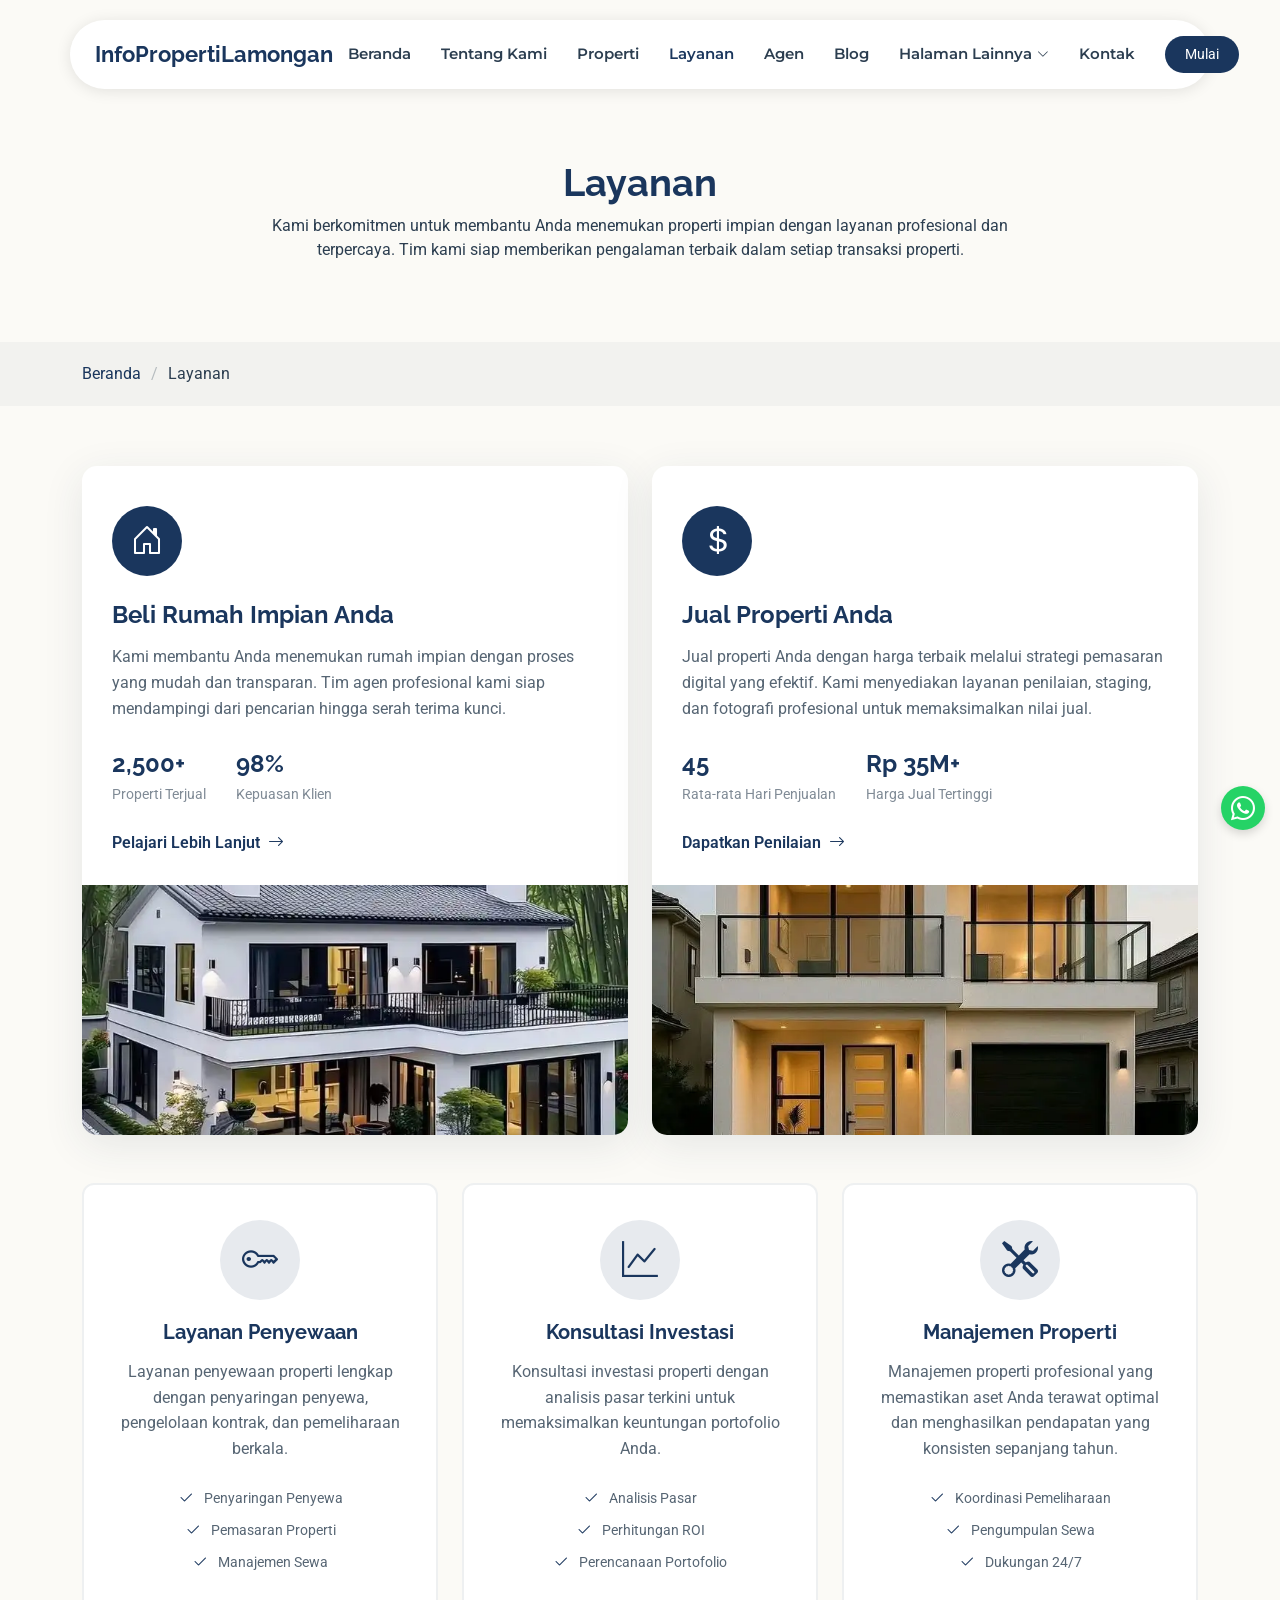
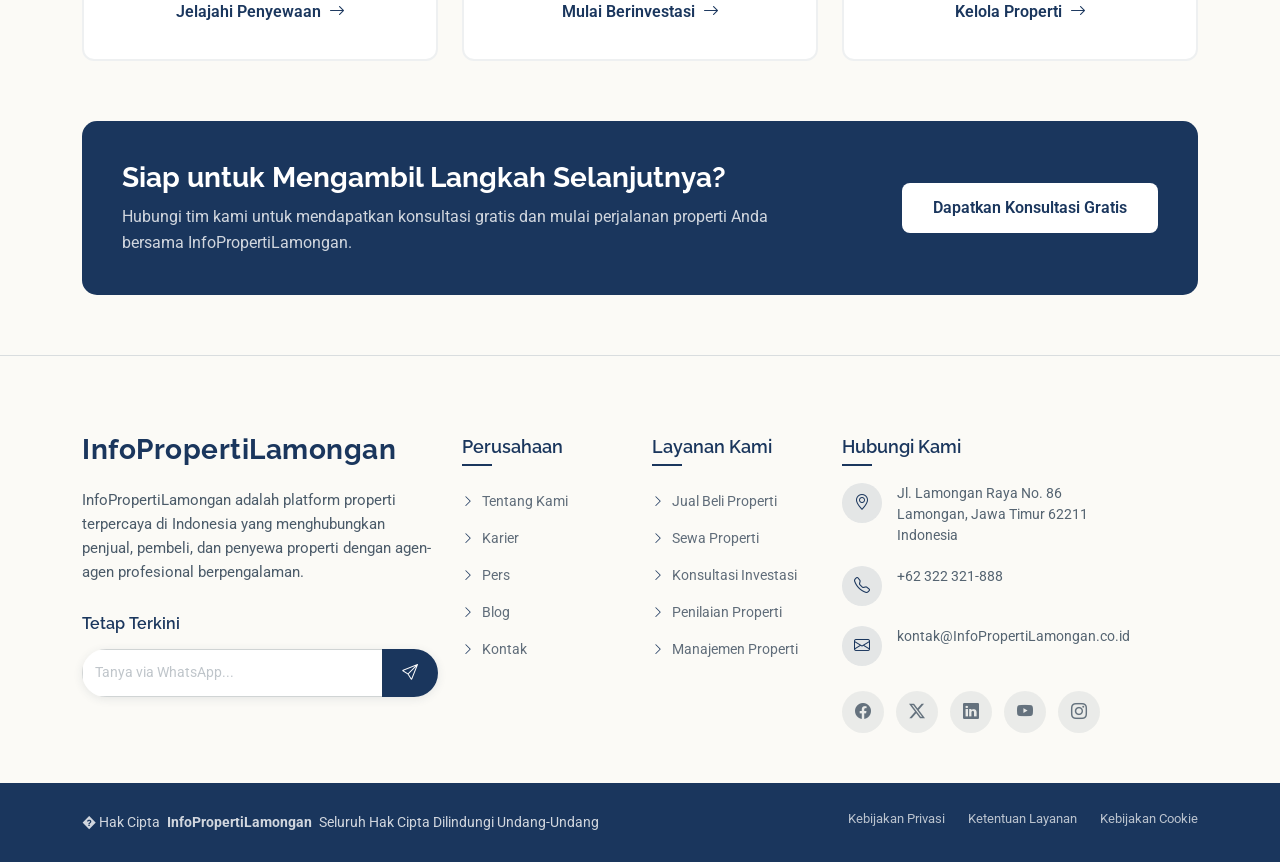
<file: services.html>
﻿<!DOCTYPE html>
<html lang="id">

<head>
  <meta charset="utf-8">
  <meta content="width=device-width, initial-scale=1.0" name="viewport">
  <title>Layanan - InfoPropertiLamongan Indonesia</title>
  <meta name="description"
    content="InfoPropertiLamongan - Platform properti terpercaya di Indonesia. Temukan rumah, apartemen, dan properti komersial impian Anda.">
  <meta name="keywords" content="properti, rumah dijual, apartemen, tanah, investasi properti, agen properti Indonesia">

  <link href="assets/img/favicon.png" rel="icon">
  <link href="assets/img/apple-touch-icon.png" rel="apple-touch-icon">

  <link href="https://fonts.googleapis.com" rel="preconnect">
  <link href="https://fonts.gstatic.com" rel="preconnect" crossorigin>
  <link
    href="https://fonts.googleapis.com/css2?family=Roboto:ital,wght@0,100;0,300;0,400;0,500;0,700;0,900;1,100;1,300;1,400;1,500;1,700;1,900&family=Montserrat:ital,wght@0,100;0,200;0,300;0,400;0,500;0,600;0,700;0,800;0,900;1,100;1,200;1,300;1,400;1,500;1,600;1,700;1,800;1,900&family=Raleway:ital,wght@0,100;0,200;0,300;0,400;0,500;0,600;0,700;0,800;0,900;1,100;1,200;1,300;1,400;1,500;1,600;1,700;1,800;1,900&display=swap"
    rel="stylesheet">

  <link href="assets/vendor/bootstrap/css/bootstrap.min.css" rel="stylesheet">
  <link href="assets/vendor/bootstrap-icons/bootstrap-icons.css" rel="stylesheet">
  <link href="assets/vendor/aos/aos.css" rel="stylesheet">
  <link href="assets/vendor/glightbox/css/glightbox.min.css" rel="stylesheet">
  <link href="assets/vendor/swiper/swiper-bundle.min.css" rel="stylesheet">
  <link href="assets/vendor/drift-zoom/drift-basic.css" rel="stylesheet">

  <link href="assets/css/main.css" rel="stylesheet">


</head>

<body class="services-page">

  <header id="header" class="header d-flex align-items-center fixed-top">
    <div
      class="header-container container-fluid container-xl position-relative d-flex align-items-center justify-content-between">

      <a href="index.html" class="logo d-flex align-items-center me-auto me-xl-0">
        <h1 class="sitename">InfoPropertiLamongan</h1>
      </a>

      <nav id="navmenu" class="navmenu" aria-label="Menu utama">
        <ul>
          <li><a href="index.html">Beranda</a></li>
          <li><a href="about.html">Tentang Kami</a></li>
          <li><a href="properties.html">Properti</a></li>
          <li><a href="services.html" class="active">Layanan</a></li>
          <li><a href="agents.html">Agen</a></li>
          <li><a href="blog.html">Blog</a></li>
          <li class="dropdown"><a href="#" aria-expanded="false" aria-haspopup="true"><span>Halaman Lainnya</span> <i
                class="bi bi-chevron-down toggle-dropdown"></i></a>
            <ul>
              <li><a href="property-details.html">Detail Properti</a></li>
              <li><a href="service-details.html">Detail Layanan</a></li>
              <li><a href="agent-profile.html">Profil Agen</a></li>
              <li><a href="blog-details.html">Detail Blog</a></li>
              <li><a href="terms.html">Syarat & Ketentuan</a></li>
              <li><a href="privacy.html">Privasi</a></li>

            </ul>
          </li>

          <li><a href="contact.html">Kontak</a></li>
        </ul>
        <button class="mobile-nav-toggle d-xl-none bi bi-list" aria-label="Buka menu navigasi" type="button"></button>
      </nav>

      <a class="btn-getstarted" href="properties.html">Mulai</a>

    </div>
  </header>

  <main class="main">

    <div class="page-title">
      <div class="heading">
        <div class="container">
          <div class="row d-flex justify-content-center text-center">
            <div class="col-lg-8">
              <h1 class="heading-title">Layanan</h1>
              <p class="mb-0">
                Kami berkomitmen untuk membantu Anda menemukan properti impian dengan layanan profesional dan
                terpercaya. Tim kami siap memberikan pengalaman terbaik dalam setiap transaksi properti.
              </p>
            </div>
          </div>
        </div>
      </div>
      <nav class="breadcrumbs">
        <div class="container">
          <ol>
            <li><a href="index.html">Beranda</a></li>
            <li class="current">Layanan</li>
          </ol>
        </div>
      </nav>
    </div>
    <section class="real-estate-services-3 services section" id="services">

      <div class="container" data-aos="fade-up" data-aos-delay="100">

        <div class="row gy-4">

          <div class="col-lg-6 col-md-12">
            <div class="service-block" data-aos="fade-right" data-aos-delay="200">
              <div class="service-content">
                <div class="icon">
                  <i class="bi bi-house-door"></i>
                </div>
                <h3>Beli Rumah Impian Anda</h3>
                <p>Kami membantu Anda menemukan rumah impian dengan proses yang mudah dan transparan. Tim agen
                  profesional kami siap mendampingi dari pencarian hingga serah terima kunci.</p>
                <div class="stats">
                  <div class="stat-item">
                    <span class="number">2,500+</span>
                    <span class="label">Properti Terjual</span>
                  </div>
                  <div class="stat-item">
                    <span class="number">98%</span>
                    <span class="label">Kepuasan Klien</span>
                  </div>
                </div>
                <a href="service-details.html" class="btn-service">Pelajari Lebih Lanjut <i
                    class="bi bi-arrow-right"></i></a>
              </div>
              <div class="service-image">
                <img src="assets/img/real-estate/rumah3.webp" alt="Beli Properti" class="img-fluid">
              </div>
            </div>
          </div>

          <div class="col-lg-6 col-md-12">
            <div class="service-block" data-aos="fade-left" data-aos-delay="200">
              <div class="service-content">
                <div class="icon">
                  <i class="bi bi-currency-dollar"></i>
                </div>
                <h3>Jual Properti Anda</h3>
                <p>Jual properti Anda dengan harga terbaik melalui strategi pemasaran digital yang efektif. Kami
                  menyediakan layanan penilaian, staging, dan fotografi profesional untuk memaksimalkan nilai jual.</p>
                <div class="stats">
                  <div class="stat-item">
                    <span class="number">45</span>
                    <span class="label">Rata-rata Hari Penjualan</span>
                  </div>
                  <div class="stat-item">
                    <span class="number">Rp 35M+</span>
                    <span class="label">Harga Jual Tertinggi</span>
                  </div>
                </div>
                <a href="service-details.html" class="btn-service">Dapatkan Penilaian <i
                    class="bi bi-arrow-right"></i></a>
              </div>
              <div class="service-image">
                <img src="assets/img/real-estate/town1.webp" alt="Jual Properti" class="img-fluid">
              </div>
            </div>
          </div>

        </div>

        <div class="row gy-4 mt-4">

          <div class="col-lg-4 col-md-6">
            <div class="service-card" data-aos="zoom-in" data-aos-delay="100">
              <div class="card-icon">
                <i class="bi bi-key"></i>
              </div>
              <h4>Layanan Penyewaan</h4>
              <p>Layanan penyewaan properti lengkap dengan penyaringan penyewa, pengelolaan kontrak, dan pemeliharaan
                berkala.</p>
              <div class="feature-list">
                <div class="feature-item">
                  <i class="bi bi-check2"></i>
                  <span>Penyaringan Penyewa</span>
                </div>
                <div class="feature-item">
                  <i class="bi bi-check2"></i>
                  <span>Pemasaran Properti</span>
                </div>
                <div class="feature-item">
                  <i class="bi bi-check2"></i>
                  <span>Manajemen Sewa</span>
                </div>
              </div>
              <a href="service-details.html" class="service-link">Jelajahi Penyewaan <i
                  class="bi bi-arrow-right"></i></a>
            </div>
          </div>

          <div class="col-lg-4 col-md-6">
            <div class="service-card" data-aos="zoom-in" data-aos-delay="200">
              <div class="card-icon">
                <i class="bi bi-graph-up"></i>
              </div>
              <h4>Konsultasi Investasi</h4>
              <p>Konsultasi investasi properti dengan analisis pasar terkini untuk memaksimalkan keuntungan portofolio
                Anda.</p>
              <div class="feature-list">
                <div class="feature-item">
                  <i class="bi bi-check2"></i>
                  <span>Analisis Pasar</span>
                </div>
                <div class="feature-item">
                  <i class="bi bi-check2"></i>
                  <span>Perhitungan ROI</span>
                </div>
                <div class="feature-item">
                  <i class="bi bi-check2"></i>
                  <span>Perencanaan Portofolio</span>
                </div>
              </div>
              <a href="service-details.html" class="service-link">Mulai Berinvestasi <i
                  class="bi bi-arrow-right"></i></a>
            </div>
          </div>

          <div class="col-lg-4 col-md-6">
            <div class="service-card" data-aos="zoom-in" data-aos-delay="300">
              <div class="card-icon">
                <i class="bi bi-tools"></i>
              </div>
              <h4>Manajemen Properti</h4>
              <p>Manajemen properti profesional yang memastikan aset Anda terawat optimal dan menghasilkan pendapatan
                yang konsisten sepanjang tahun.</p>
              <div class="feature-list">
                <div class="feature-item">
                  <i class="bi bi-check2"></i>
                  <span>Koordinasi Pemeliharaan</span>
                </div>
                <div class="feature-item">
                  <i class="bi bi-check2"></i>
                  <span>Pengumpulan Sewa</span>
                </div>
                <div class="feature-item">
                  <i class="bi bi-check2"></i>
                  <span>Dukungan 24/7</span>
                </div>
              </div>
              <a href="service-details.html" class="service-link">Kelola Properti <i class="bi bi-arrow-right"></i></a>
            </div>
          </div>

        </div>

        <div class="cta-section" data-aos="fade-up" data-aos-delay="400">
          <div class="row align-items-center">
            <div class="col-lg-8">
              <h3>Siap untuk Mengambil Langkah Selanjutnya?</h3>
              <p>Hubungi tim kami untuk mendapatkan konsultasi gratis dan mulai perjalanan properti Anda bersama
                InfoPropertiLamongan.</p>
            </div>
            <div class="col-lg-4 text-lg-end">
              <a href="contact.html" class="btn btn-cta">Dapatkan Konsultasi Gratis</a>
            </div>
          </div>
        </div>

      </div>

    </section>
  </main>

  <footer id="footer" class="footer position-relative">

    <div class="container">
      <div class="row gy-5">

        <div class="col-lg-4">
          <div class="footer-content">
            <a href="index.html" class="logo d-flex align-items-center mb-4">
              <span class="sitename">InfoPropertiLamongan</span>
            </a>
            <p class="mb-4">InfoPropertiLamongan adalah platform properti terpercaya di Indonesia yang menghubungkan penjual,
              pembeli, dan penyewa properti dengan agen-agen profesional berpengalaman.</p>

                        <div class="newsletter-form">
              <h5>Tetap Terkini</h5>
              <form id="footerWaForm">
                <div class="input-group">
                  <input type="text" name="chatMessage" class="form-control" placeholder="Tanya via WhatsApp..." required="" aria-label="Tulis pesan WhatsApp">
                  <button type="submit" class="btn-subscribe" aria-label="Kirim pesan WhatsApp">
                    <i class="bi bi-send" aria-hidden="true"></i>
                  </button>
                </div>
              </form>
            </div>
          </div>
        </div>

        <div class="col-lg-2 col-6">
          <div class="footer-links">
            <h4>Perusahaan</h4>
            <ul>
              <li><a href="about.html"><i class="bi bi-chevron-right"></i> Tentang Kami</a></li>
              <li><a href="about.html"><i class="bi bi-chevron-right"></i> Karier</a></li>
              <li><a href="about.html"><i class="bi bi-chevron-right"></i> Pers</a></li>
              <li><a href="blog.html"><i class="bi bi-chevron-right"></i> Blog</a></li>
              <li><a href="contact.html"><i class="bi bi-chevron-right"></i> Kontak</a></li>
            </ul>
          </div>
        </div>

        <div class="col-lg-2 col-6">
          <div class="footer-links">
            <h4>Layanan Kami</h4>
            <ul>
              <li><a href="services.html"><i class="bi bi-chevron-right"></i> Jual Beli Properti</a></li>
              <li><a href="services.html"><i class="bi bi-chevron-right"></i> Sewa Properti</a></li>
              <li><a href="service-details.html"><i class="bi bi-chevron-right"></i> Konsultasi Investasi</a></li>
              <li><a href="service-details.html"><i class="bi bi-chevron-right"></i> Penilaian Properti</a></li>
              <li><a href="service-details.html"><i class="bi bi-chevron-right"></i> Manajemen Properti</a></li>
            </ul>
          </div>
        </div>

        <div class="col-lg-4">
          <div class="footer-contact">
            <h4>Hubungi Kami</h4>
            <div class="contact-item">
              <div class="contact-icon">
                <i class="bi bi-geo-alt"></i>
              </div>
              <div class="contact-info">
                <p>Jl. Lamongan Raya No. 86<br>Lamongan, Jawa Timur 62211<br>Indonesia</p>
              </div>
            </div>

            <div class="contact-item">
              <div class="contact-icon">
                <i class="bi bi-telephone"></i>
              </div>
              <div class="contact-info">
                <p>+62 322 321-888</p>
              </div>
            </div>

            <div class="contact-item">
              <div class="contact-icon">
                <i class="bi bi-envelope"></i>
              </div>
              <div class="contact-info">
                <p>kontak@InfoPropertiLamongan.co.id</p>
              </div>
            </div>

            <div class="social-links">
              <a href="https://facebook.com/InfoPropertiLamongan.id" target="_blank" rel="noopener" aria-label="Facebook InfoPropertiLamongan"><i class="bi bi-facebook" aria-hidden="true"></i></a>
              <a href="https://twitter.com/InfoPropertiLamongan_id" target="_blank" rel="noopener" aria-label="Twitter InfoPropertiLamongan"><i class="bi bi-twitter-x" aria-hidden="true"></i></a>
              <a href="https://linkedin.com/company/InfoPropertiLamongan-id" target="_blank" rel="noopener" aria-label="LinkedIn InfoPropertiLamongan"><i class="bi bi-linkedin" aria-hidden="true"></i></a>
              <a href="https://youtube.com/@InfoPropertiLamongan_id" target="_blank" rel="noopener" aria-label="YouTube InfoPropertiLamongan"><i class="bi bi-youtube" aria-hidden="true"></i></a>
              <a href="https://instagram.com/InfoPropertiLamongan.id" target="_blank" rel="noopener" aria-label="Instagram InfoPropertiLamongan"><i class="bi bi-instagram" aria-hidden="true"></i></a>
            </div>
          </div>
        </div>

      </div>
    </div>

    <div class="footer-bottom">
      <div class="container">
        <div class="row align-items-center">
          <div class="col-lg-6">
            <div class="copyright">
              <p>� <span>Hak Cipta</span> <strong class="px-1 sitename">InfoPropertiLamongan</strong> <span>Seluruh Hak Cipta
                  Dilindungi Undang-Undang</span></p>
            </div>
          </div>
          <div class="col-lg-6">
            <div class="footer-bottom-links">
              <a href="privacy.html">Kebijakan Privasi</a>
              <a href="terms.html">Ketentuan Layanan</a>
              <a href="privacy.html#cookies">Kebijakan Cookie</a>
            </div>
          </div>
        </div>
      </div>
    </div>

  </footer>

  <a href="https://wa.me/6281234567890?text=Halo%20InfoPropertiLamongan,%20saya%20tertarik%20dan%20ingin%20bertanya%20lebih%20lanjut." target="_blank" rel="noopener" class="whatsapp-float" title="Hubungi Kami via WhatsApp" aria-label="Hubungi kami via WhatsApp"><i class="bi bi-whatsapp" aria-hidden="true"></i></a>
  <a href="#" id="scroll-top" class="scroll-top d-flex align-items-center justify-content-center" aria-label="Kembali ke atas"><i class="bi bi-arrow-up-short" aria-hidden="true"></i></a>

  <div id="preloader"></div>

  <script src="assets/vendor/bootstrap/js/bootstrap.bundle.min.js"></script>
  <script src="assets/vendor/php-email-form/validate.js"></script>
  <script src="assets/vendor/aos/aos.js"></script>
  <script src="assets/vendor/purecounter/purecounter_vanilla.js"></script>
  <script src="assets/vendor/glightbox/js/glightbox.min.js"></script>
  <script src="assets/vendor/swiper/swiper-bundle.min.js"></script>
  <script src="assets/vendor/drift-zoom/Drift.min.js"></script>

  <script src="assets/js/main.js"></script>

</body>

</html>
</file>
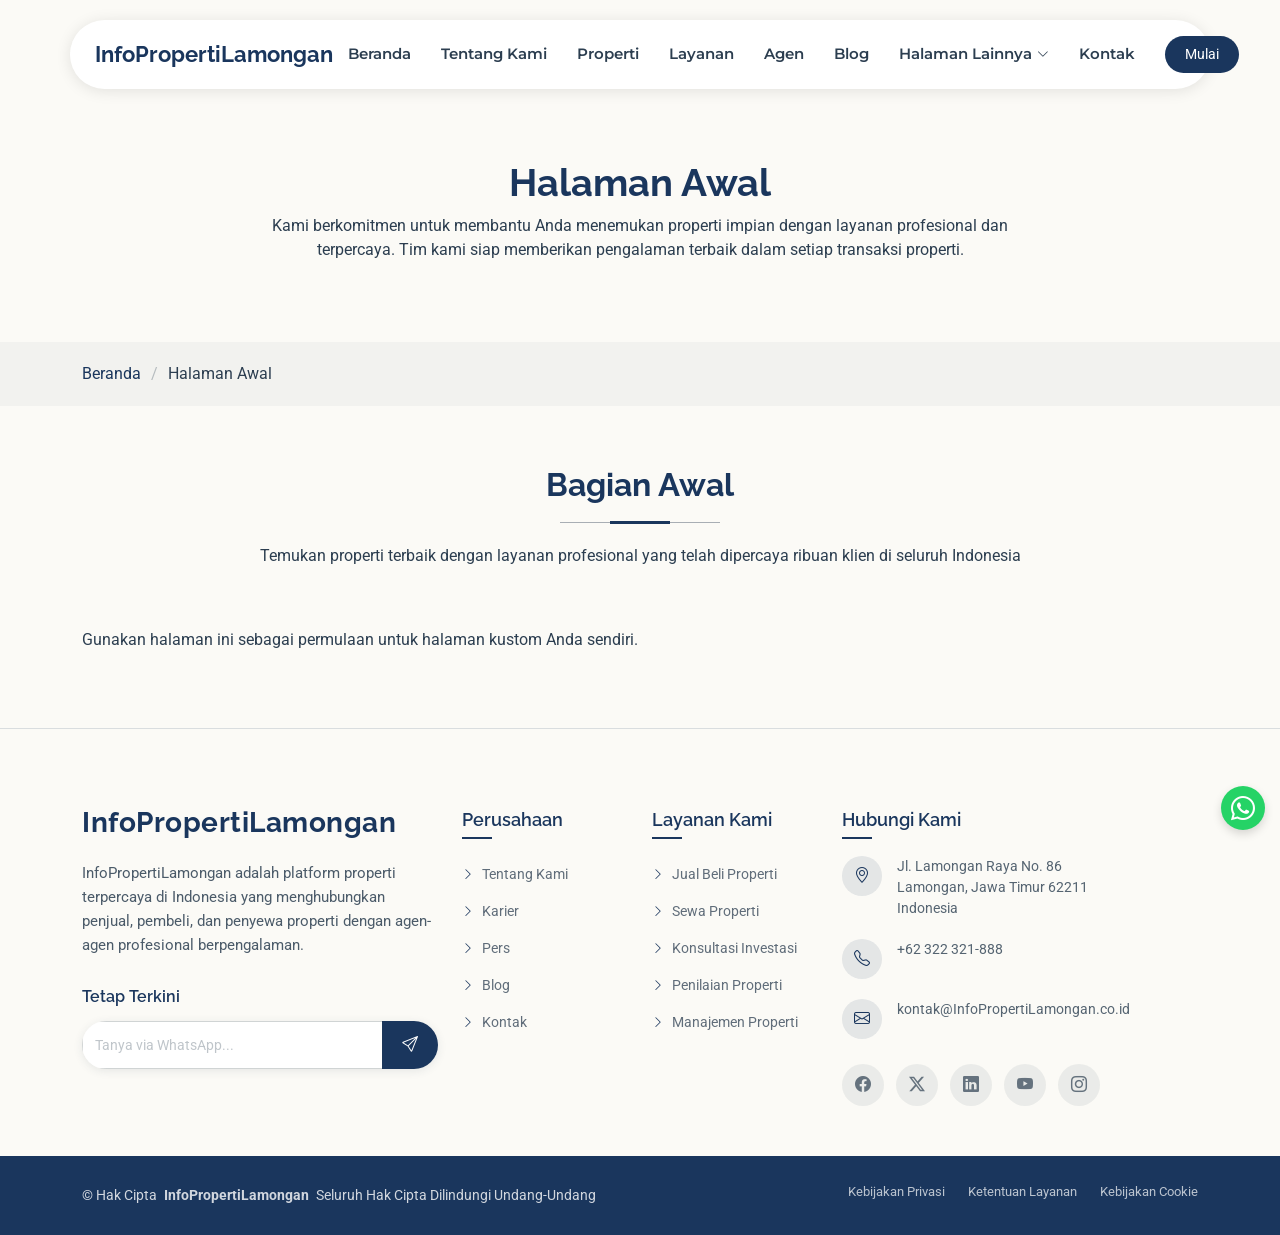
<file: starter-page.html>
﻿<!DOCTYPE html>
<html lang="id">

<head>
  <meta charset="utf-8">
  <meta content="width=device-width, initial-scale=1.0" name="viewport">
  <title>Halaman Awal - InfoPropertiLamongan Indonesia</title>
  <meta name="description" content="InfoPropertiLamongan - Platform properti terpercaya di Indonesia. Temukan rumah, apartemen, dan properti komersial impian Anda.">
  <meta name="keywords" content="properti, rumah dijual, apartemen, tanah, investasi properti, agen properti Indonesia">

  <link href="assets/img/favicon.png" rel="icon">
  <link href="assets/img/apple-touch-icon.png" rel="apple-touch-icon">

  <link href="https://fonts.googleapis.com" rel="preconnect">
  <link href="https://fonts.gstatic.com" rel="preconnect" crossorigin>
  <link href="https://fonts.googleapis.com/css2?family=Roboto:ital,wght@0,100;0,300;0,400;0,500;0,700;0,900;1,100;1,300;1,400;1,500;1,700;1,900&family=Montserrat:ital,wght@0,100;0,200;0,300;0,400;0,500;0,600;0,700;0,800;0,900;1,100;1,200;1,300;1,400;1,500;1,600;1,700;1,800;1,900&family=Raleway:ital,wght@0,100;0,200;0,300;0,400;0,500;0,600;0,700;0,800;0,900;1,100;1,200;1,300;1,400;1,500;1,600;1,700;1,800;1,900&display=swap" rel="stylesheet">

  <link href="assets/vendor/bootstrap/css/bootstrap.min.css" rel="stylesheet">
  <link href="assets/vendor/bootstrap-icons/bootstrap-icons.css" rel="stylesheet">
  <link href="assets/vendor/aos/aos.css" rel="stylesheet">
  <link href="assets/vendor/glightbox/css/glightbox.min.css" rel="stylesheet">
  <link href="assets/vendor/swiper/swiper-bundle.min.css" rel="stylesheet">
  <link href="assets/vendor/drift-zoom/drift-basic.css" rel="stylesheet">

  <link href="assets/css/main.css" rel="stylesheet">


</head>

<body class="starter-page-page">

  <header id="header" class="header d-flex align-items-center fixed-top">
    <div class="header-container container-fluid container-xl position-relative d-flex align-items-center justify-content-between">

      <a href="index.html" class="logo d-flex align-items-center me-auto me-xl-0">
        <h1 class="sitename">InfoPropertiLamongan</h1>
      </a>

      <nav id="navmenu" class="navmenu" aria-label="Menu utama">
        <ul>
          <li><a href="index.html">Beranda</a></li>
          <li><a href="about.html">Tentang Kami</a></li>
          <li><a href="properties.html">Properti</a></li>
          <li><a href="services.html">Layanan</a></li>
          <li><a href="agents.html">Agen</a></li>
          <li><a href="blog.html">Blog</a></li>
          <li class="dropdown"><a href="#" aria-expanded="false" aria-haspopup="true"><span>Halaman Lainnya</span> <i class="bi bi-chevron-down toggle-dropdown" aria-hidden="true"></i></a>
            <ul>
              <li><a href="property-details.html">Detail Properti</a></li>
              <li><a href="service-details.html">Detail Layanan</a></li>
              <li><a href="agent-profile.html">Profil Agen</a></li>
              <li><a href="blog-details.html">Detail Blog</a></li>
              <li><a href="terms.html">Syarat & Ketentuan</a></li>
              <li><a href="privacy.html">Privasi</a></li>
              
            </ul>
          </li>

          <li><a href="contact.html">Kontak</a></li>
        </ul>
        <button class="mobile-nav-toggle d-xl-none bi bi-list" aria-label="Buka menu navigasi" type="button"></button>
      </nav>

      <a class="btn-getstarted" href="properties.html">Mulai</a>

    </div>
  </header>

  <main class="main">

    <div class="page-title">
      <div class="heading">
        <div class="container">
          <div class="row d-flex justify-content-center text-center">
            <div class="col-lg-8">
              <h1 class="heading-title">Halaman Awal</h1>
              <p class="mb-0">
                Kami berkomitmen untuk membantu Anda menemukan properti impian dengan layanan profesional dan terpercaya. Tim kami siap memberikan pengalaman terbaik dalam setiap transaksi properti.
              </p>
            </div>
          </div>
        </div>
      </div>
      <nav class="breadcrumbs">
        <div class="container">
          <ol>
            <li><a href="index.html">Beranda</a></li>
            <li class="current">Halaman Awal</li>
          </ol>
        </div>
      </nav>
    </div><section id="starter-section" class="starter-section section">

      <div class="container section-title" data-aos="fade-up">
        <h2>Bagian Awal</h2>
        <p>Temukan properti terbaik dengan layanan profesional yang telah dipercaya ribuan klien di seluruh Indonesia</p>
      </div><div class="container" data-aos="fade-up">
        <p>Gunakan halaman ini sebagai permulaan untuk halaman kustom Anda sendiri.</p>
      </div>

    </section></main>

  <footer id="footer" class="footer position-relative">

    <div class="container">
      <div class="row gy-5">

        <div class="col-lg-4">
          <div class="footer-content">
            <a href="index.html" class="logo d-flex align-items-center mb-4">
              <span class="sitename">InfoPropertiLamongan</span>
            </a>
            <p class="mb-4">InfoPropertiLamongan adalah platform properti terpercaya di Indonesia yang menghubungkan penjual, pembeli, dan penyewa properti dengan agen-agen profesional berpengalaman.</p>

                        <div class="newsletter-form">
              <h5>Tetap Terkini</h5>
              <form id="footerWaForm">
                <div class="input-group">
                  <input type="text" name="chatMessage" class="form-control" placeholder="Tanya via WhatsApp..." required="" aria-label="Tulis pesan WhatsApp">
                  <button type="submit" class="btn-subscribe" aria-label="Kirim pesan WhatsApp">
                    <i class="bi bi-send" aria-hidden="true"></i>
                  </button>
                </div>
              </form>
            </div>
          </div>
        </div>

        <div class="col-lg-2 col-6">
          <div class="footer-links">
            <h4>Perusahaan</h4>
            <ul>
              <li><a href="about.html"><i class="bi bi-chevron-right"></i> Tentang Kami</a></li>
              <li><a href="about.html"><i class="bi bi-chevron-right"></i> Karier</a></li>
              <li><a href="about.html"><i class="bi bi-chevron-right"></i> Pers</a></li>
              <li><a href="blog.html"><i class="bi bi-chevron-right"></i> Blog</a></li>
              <li><a href="contact.html"><i class="bi bi-chevron-right"></i> Kontak</a></li>
            </ul>
          </div>
        </div>

        <div class="col-lg-2 col-6">
          <div class="footer-links">
            <h4>Layanan Kami</h4>
            <ul>
              <li><a href="services.html"><i class="bi bi-chevron-right"></i> Jual Beli Properti</a></li>
              <li><a href="services.html"><i class="bi bi-chevron-right"></i> Sewa Properti</a></li>
              <li><a href="service-details.html"><i class="bi bi-chevron-right"></i> Konsultasi Investasi</a></li>
              <li><a href="service-details.html"><i class="bi bi-chevron-right"></i> Penilaian Properti</a></li>
              <li><a href="service-details.html"><i class="bi bi-chevron-right"></i> Manajemen Properti</a></li>
            </ul>
          </div>
        </div>

        <div class="col-lg-4">
          <div class="footer-contact">
            <h4>Hubungi Kami</h4>
            <div class="contact-item">
              <div class="contact-icon">
                <i class="bi bi-geo-alt"></i>
              </div>
              <div class="contact-info">
                <p>Jl. Lamongan Raya No. 86<br>Lamongan, Jawa Timur 62211<br>Indonesia</p>
              </div>
            </div>

            <div class="contact-item">
              <div class="contact-icon">
                <i class="bi bi-telephone"></i>
              </div>
              <div class="contact-info">
                <p>+62 322 321-888</p>
              </div>
            </div>

            <div class="contact-item">
              <div class="contact-icon">
                <i class="bi bi-envelope"></i>
              </div>
              <div class="contact-info">
                <p>kontak@InfoPropertiLamongan.co.id</p>
              </div>
            </div>

            <div class="social-links">
              <a href="https://facebook.com/InfoPropertiLamongan.id" target="_blank" rel="noopener" aria-label="Facebook InfoPropertiLamongan"><i class="bi bi-facebook" aria-hidden="true"></i></a>
              <a href="https://twitter.com/InfoPropertiLamongan_id" target="_blank" rel="noopener" aria-label="Twitter InfoPropertiLamongan"><i class="bi bi-twitter-x" aria-hidden="true"></i></a>
              <a href="https://linkedin.com/company/InfoPropertiLamongan-id" target="_blank" rel="noopener" aria-label="LinkedIn InfoPropertiLamongan"><i class="bi bi-linkedin" aria-hidden="true"></i></a>
              <a href="https://youtube.com/@InfoPropertiLamongan_id" target="_blank" rel="noopener" aria-label="YouTube InfoPropertiLamongan"><i class="bi bi-youtube" aria-hidden="true"></i></a>
              <a href="https://instagram.com/InfoPropertiLamongan.id" target="_blank" rel="noopener" aria-label="Instagram InfoPropertiLamongan"><i class="bi bi-instagram" aria-hidden="true"></i></a>
            </div>
          </div>
        </div>

      </div>
    </div>

    <div class="footer-bottom">
      <div class="container">
        <div class="row align-items-center">
          <div class="col-lg-6">
            <div class="copyright">
              <p>© <span>Hak Cipta</span> <strong class="px-1 sitename">InfoPropertiLamongan</strong> <span>Seluruh Hak Cipta Dilindungi Undang-Undang</span></p>
            </div>
          </div>
          <div class="col-lg-6">
            <div class="footer-bottom-links">
              <a href="privacy.html">Kebijakan Privasi</a>
              <a href="terms.html">Ketentuan Layanan</a>
              <a href="privacy.html#cookies">Kebijakan Cookie</a>
            </div>
          </div>
        </div>
      </div>
    </div>

  </footer>

  <a href="https://wa.me/6281234567890?text=Halo%20InfoPropertiLamongan,%20saya%20tertarik%20dan%20ingin%20bertanya%20lebih%20lanjut." target="_blank" rel="noopener" class="whatsapp-float" title="Hubungi Kami via WhatsApp" aria-label="Hubungi kami via WhatsApp"><i class="bi bi-whatsapp" aria-hidden="true"></i></a>
  <a href="#" id="scroll-top" class="scroll-top d-flex align-items-center justify-content-center" aria-label="Kembali ke atas"><i class="bi bi-arrow-up-short" aria-hidden="true"></i></a>

  <div id="preloader"></div>

  <script src="assets/vendor/bootstrap/js/bootstrap.bundle.min.js"></script>
  <script src="assets/vendor/php-email-form/validate.js"></script>
  <script src="assets/vendor/aos/aos.js"></script>
  <script src="assets/vendor/purecounter/purecounter_vanilla.js"></script>
  <script src="assets/vendor/glightbox/js/glightbox.min.js"></script>
  <script src="assets/vendor/swiper/swiper-bundle.min.js"></script>
  <script src="assets/vendor/drift-zoom/Drift.min.js"></script>

  <script src="assets/js/main.js"></script>

</body>

</html>
</file>
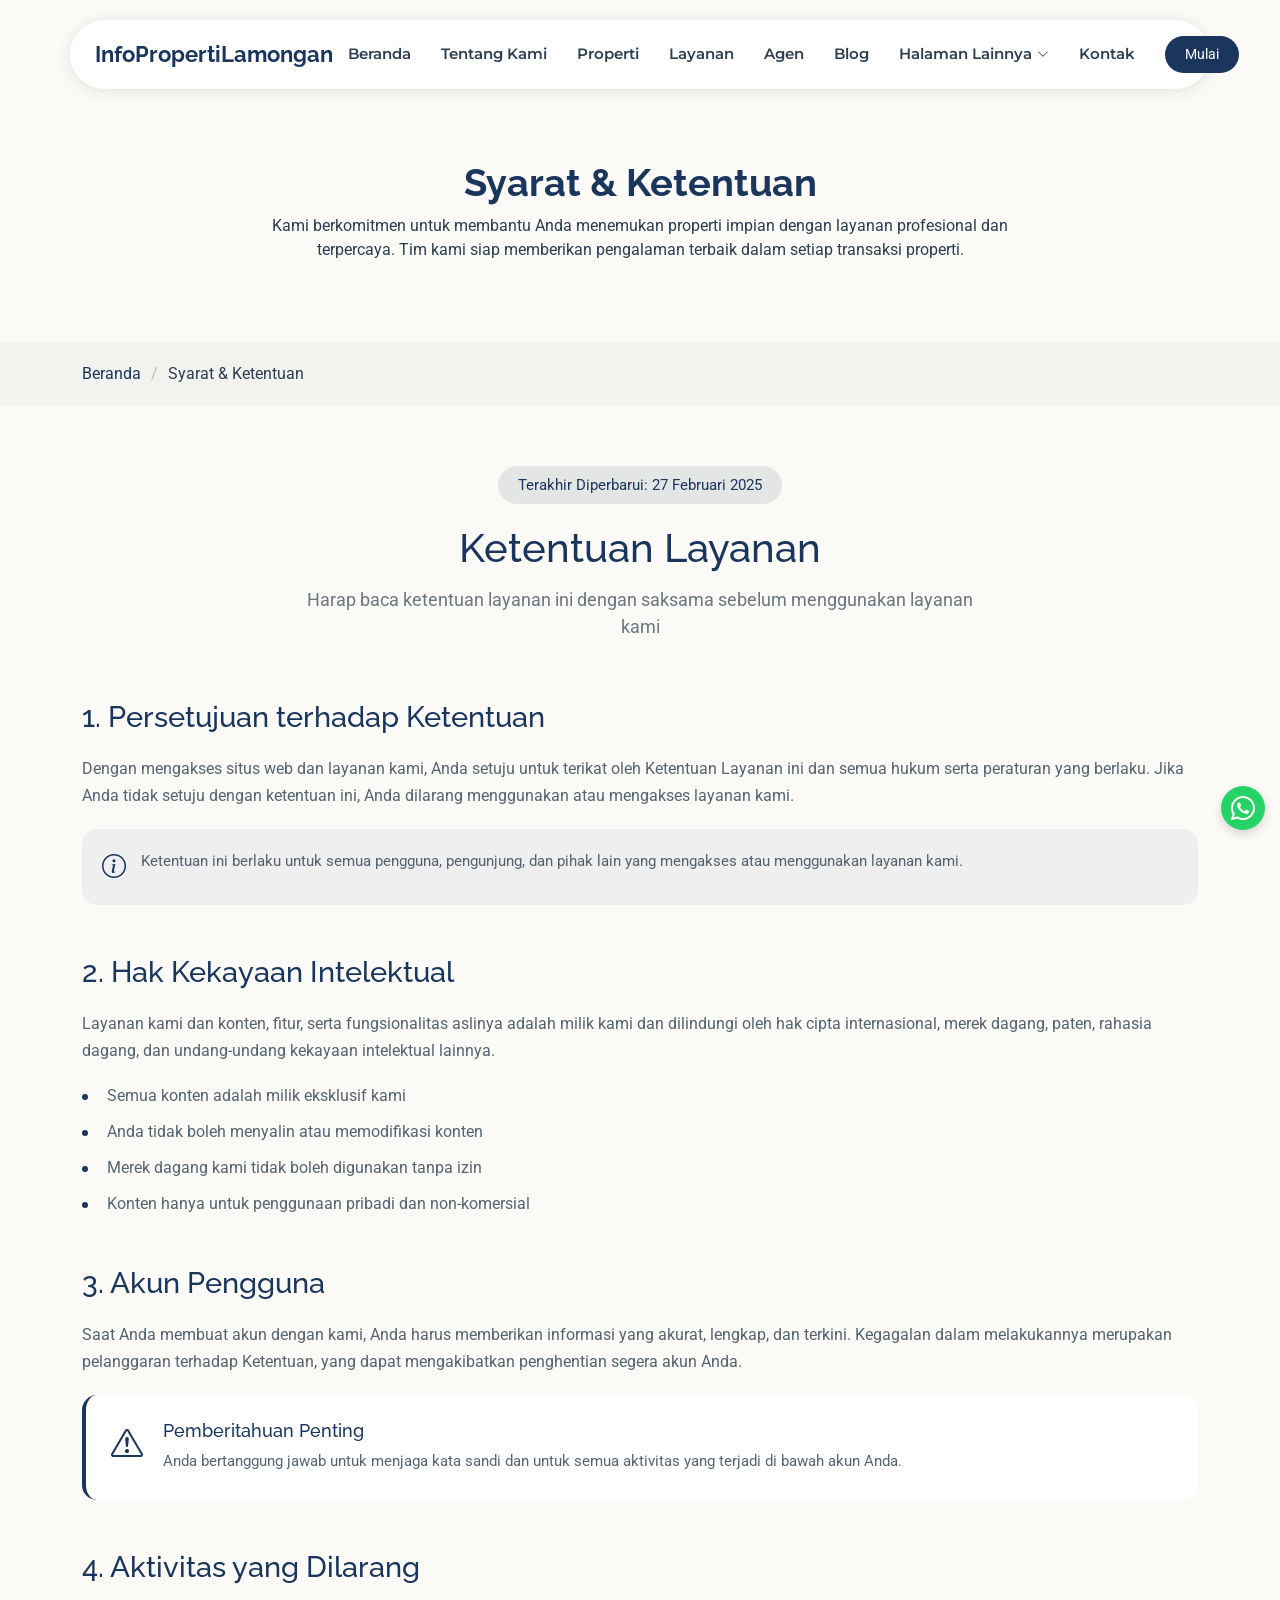
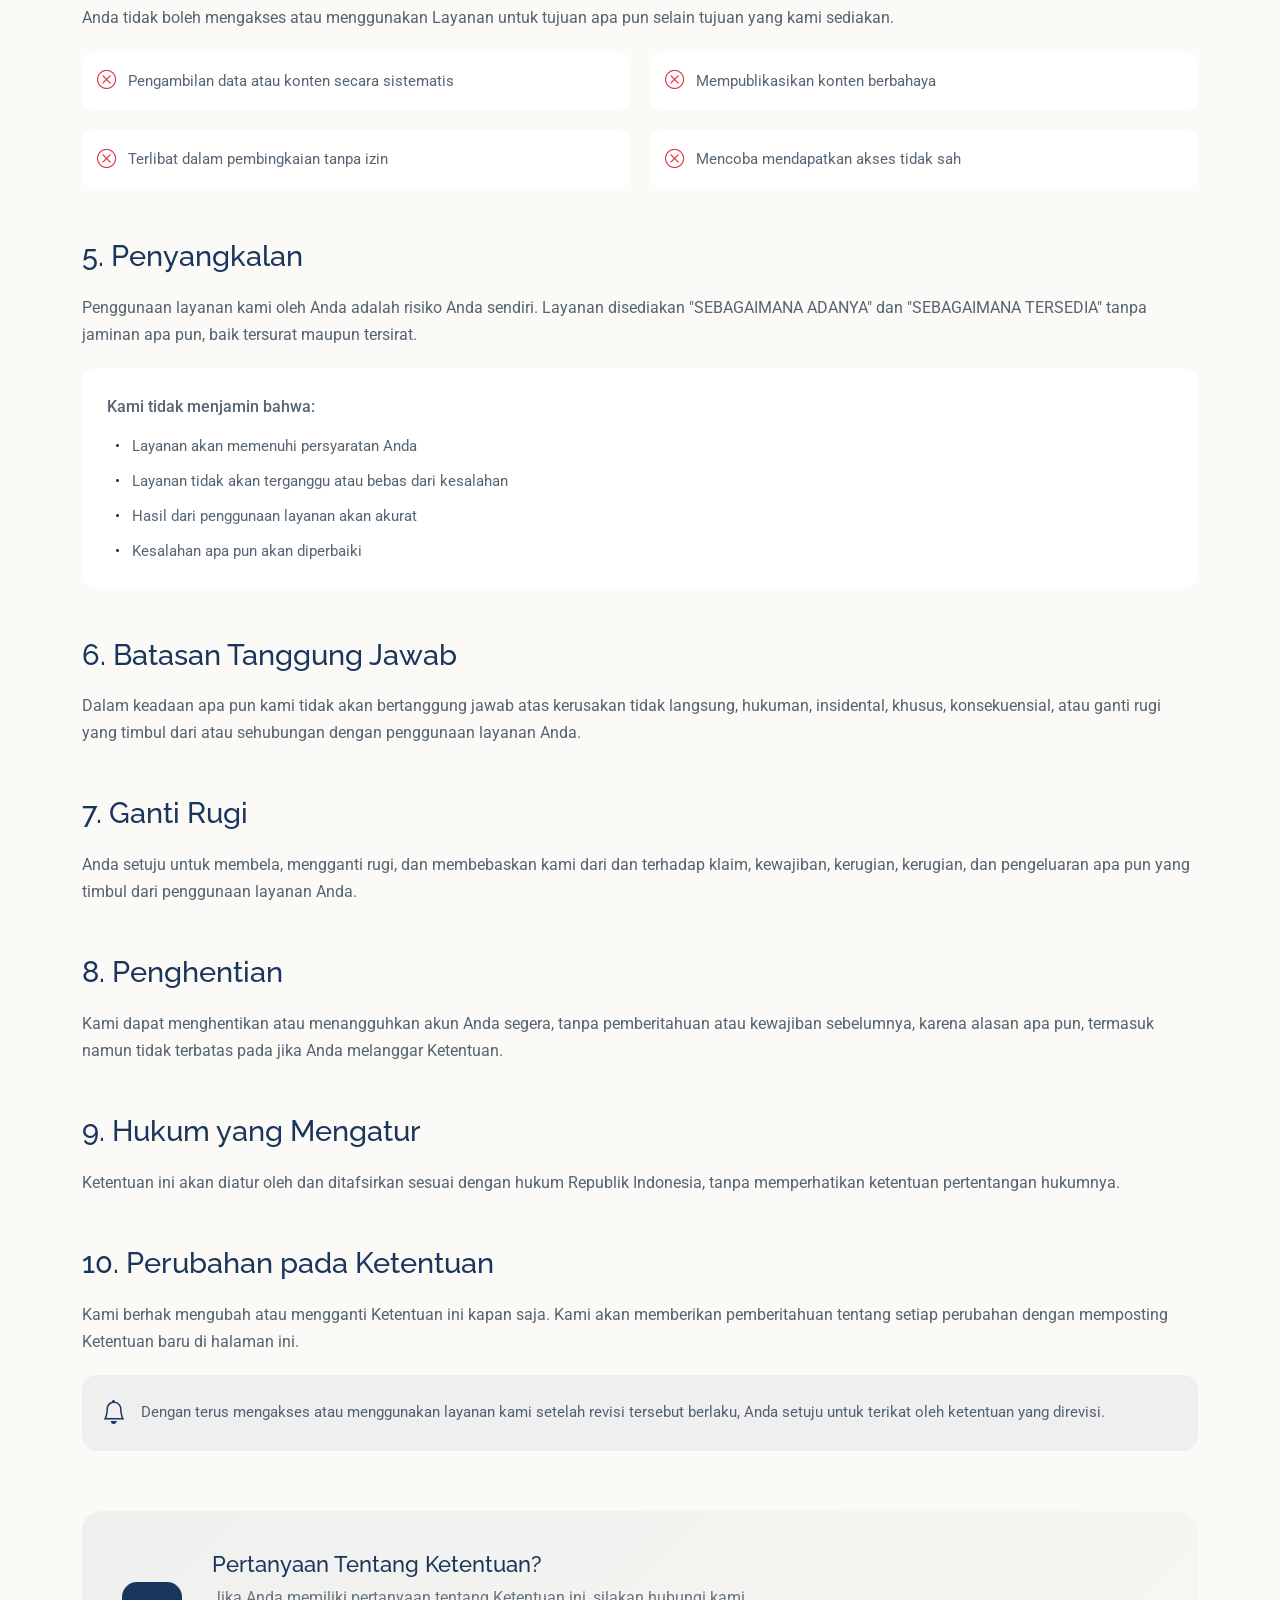
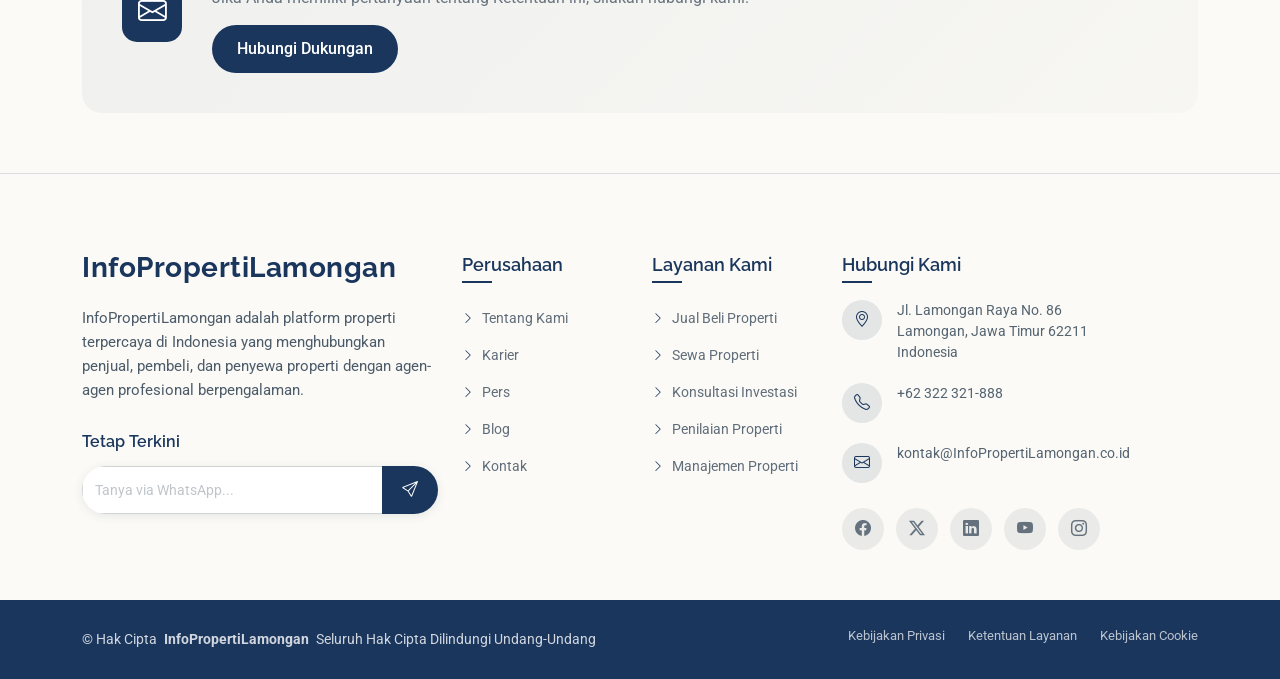
<file: terms.html>
﻿<!DOCTYPE html>
<html lang="id">

<head>
  <meta charset="utf-8">
  <meta content="width=device-width, initial-scale=1.0" name="viewport">
  <title>Syarat & Ketentuan - InfoPropertiLamongan Indonesia</title>
  <meta name="description" content="InfoPropertiLamongan - Platform properti terpercaya di Indonesia. Temukan rumah, apartemen, dan properti komersial impian Anda.">
  <meta name="keywords" content="properti, rumah dijual, apartemen, tanah, investasi properti, agen properti Indonesia">

  <link href="assets/img/favicon.png" rel="icon">
  <link href="assets/img/apple-touch-icon.png" rel="apple-touch-icon">

  <link href="https://fonts.googleapis.com" rel="preconnect">
  <link href="https://fonts.gstatic.com" rel="preconnect" crossorigin>
  <link href="https://fonts.googleapis.com/css2?family=Roboto:ital,wght@0,100;0,300;0,400;0,500;0,700;0,900;1,100;1,300;1,400;1,500;1,700;1,900&family=Montserrat:ital,wght@0,100;0,200;0,300;0,400;0,500;0,600;0,700;0,800;0,900;1,100;1,200;1,300;1,400;1,500;1,600;1,700;1,800;1,900&family=Raleway:ital,wght@0,100;0,200;0,300;0,400;0,500;0,600;0,700;0,800;0,900;1,100;1,200;1,300;1,400;1,500;1,600;1,700;1,800;1,900&display=swap" rel="stylesheet">

  <link href="assets/vendor/bootstrap/css/bootstrap.min.css" rel="stylesheet">
  <link href="assets/vendor/bootstrap-icons/bootstrap-icons.css" rel="stylesheet">
  <link href="assets/vendor/aos/aos.css" rel="stylesheet">
  <link href="assets/vendor/glightbox/css/glightbox.min.css" rel="stylesheet">
  <link href="assets/vendor/swiper/swiper-bundle.min.css" rel="stylesheet">
  <link href="assets/vendor/drift-zoom/drift-basic.css" rel="stylesheet">

  <link href="assets/css/main.css" rel="stylesheet">


</head>

<body class="terms-page">

  <header id="header" class="header d-flex align-items-center fixed-top">
    <div class="header-container container-fluid container-xl position-relative d-flex align-items-center justify-content-between">

      <a href="index.html" class="logo d-flex align-items-center me-auto me-xl-0">
        <h1 class="sitename">InfoPropertiLamongan</h1>
      </a>

      <nav id="navmenu" class="navmenu" aria-label="Menu utama">
        <ul>
          <li><a href="index.html">Beranda</a></li>
          <li><a href="about.html">Tentang Kami</a></li>
          <li><a href="properties.html">Properti</a></li>
          <li><a href="services.html">Layanan</a></li>
          <li><a href="agents.html">Agen</a></li>
          <li><a href="blog.html">Blog</a></li>
          <li class="dropdown"><a href="#" aria-expanded="false" aria-haspopup="true"><span>Halaman Lainnya</span> <i class="bi bi-chevron-down toggle-dropdown" aria-hidden="true"></i></a>
            <ul>
              <li><a href="property-details.html">Detail Properti</a></li>
              <li><a href="service-details.html">Detail Layanan</a></li>
              <li><a href="agent-profile.html">Profil Agen</a></li>
              <li><a href="blog-details.html">Detail Blog</a></li>
              <li><a href="terms.html" class="active">Syarat & Ketentuan</a></li>
              <li><a href="privacy.html">Privasi</a></li>
              
            </ul>
          </li>

          <li><a href="contact.html">Kontak</a></li>
        </ul>
        <button class="mobile-nav-toggle d-xl-none bi bi-list" aria-label="Buka menu navigasi" type="button"></button>
      </nav>

      <a class="btn-getstarted" href="properties.html">Mulai</a>

    </div>
  </header>

  <main class="main">

    <div class="page-title">
      <div class="heading">
        <div class="container">
          <div class="row d-flex justify-content-center text-center">
            <div class="col-lg-8">
              <h1 class="heading-title">Syarat & Ketentuan</h1>
              <p class="mb-0">
                Kami berkomitmen untuk membantu Anda menemukan properti impian dengan layanan profesional dan terpercaya. Tim kami siap memberikan pengalaman terbaik dalam setiap transaksi properti.
              </p>
            </div>
          </div>
        </div>
      </div>
      <nav class="breadcrumbs">
        <div class="container">
          <ol>
            <li><a href="index.html">Beranda</a></li>
            <li class="current">Syarat & Ketentuan</li>
          </ol>
        </div>
      </nav>
    </div><section id="terms-of-service" class="terms-of-service section">

      <div class="container" data-aos="fade-up">
        <div class="tos-header text-center" data-aos="fade-up">
          <span class="last-updated">Terakhir Diperbarui: 27 Februari 2025</span>
          <h2>Ketentuan Layanan</h2>
          <p>Harap baca ketentuan layanan ini dengan saksama sebelum menggunakan layanan kami</p>
        </div>

        <div class="tos-content" data-aos="fade-up" data-aos-delay="200">
          <div id="agreement" class="content-section">
            <h3>1. Persetujuan terhadap Ketentuan</h3>
            <p>Dengan mengakses situs web dan layanan kami, Anda setuju untuk terikat oleh Ketentuan Layanan ini dan semua hukum serta peraturan yang berlaku. Jika Anda tidak setuju dengan ketentuan ini, Anda dilarang menggunakan atau mengakses layanan kami.</p>
            <div class="info-box">
              <i class="bi bi-info-circle"></i>
              <p>Ketentuan ini berlaku untuk semua pengguna, pengunjung, dan pihak lain yang mengakses atau menggunakan layanan kami.</p>
            </div>
          </div>

          <div id="intellectual-property" class="content-section">
            <h3>2. Hak Kekayaan Intelektual</h3>
            <p>Layanan kami dan konten, fitur, serta fungsionalitas aslinya adalah milik kami dan dilindungi oleh hak cipta internasional, merek dagang, paten, rahasia dagang, dan undang-undang kekayaan intelektual lainnya.</p>
            <ul class="list-items">
              <li>Semua konten adalah milik eksklusif kami</li>
              <li>Anda tidak boleh menyalin atau memodifikasi konten</li>
              <li>Merek dagang kami tidak boleh digunakan tanpa izin</li>
              <li>Konten hanya untuk penggunaan pribadi dan non-komersial</li>
            </ul>
          </div>

          <div id="user-accounts" class="content-section">
            <h3>3. Akun Pengguna</h3>
            <p>Saat Anda membuat akun dengan kami, Anda harus memberikan informasi yang akurat, lengkap, dan terkini. Kegagalan dalam melakukannya merupakan pelanggaran terhadap Ketentuan, yang dapat mengakibatkan penghentian segera akun Anda.</p>
            <div class="alert-box">
              <i class="bi bi-exclamation-triangle"></i>
              <div class="alert-content">
                <h5>Pemberitahuan Penting</h5>
                <p>Anda bertanggung jawab untuk menjaga kata sandi dan untuk semua aktivitas yang terjadi di bawah akun Anda.</p>
              </div>
            </div>
          </div>

          <div id="prohibited" class="content-section">
            <h3>4. Aktivitas yang Dilarang</h3>
            <p>Anda tidak boleh mengakses atau menggunakan Layanan untuk tujuan apa pun selain tujuan yang kami sediakan.</p>
            <div class="prohibited-list">
              <div class="prohibited-item">
                <i class="bi bi-x-circle"></i>
                <span>Pengambilan data atau konten secara sistematis</span>
              </div>
              <div class="prohibited-item">
                <i class="bi bi-x-circle"></i>
                <span>Mempublikasikan konten berbahaya</span>
              </div>
              <div class="prohibited-item">
                <i class="bi bi-x-circle"></i>
                <span>Terlibat dalam pembingkaian tanpa izin</span>
              </div>
              <div class="prohibited-item">
                <i class="bi bi-x-circle"></i>
                <span>Mencoba mendapatkan akses tidak sah</span>
              </div>
            </div>
          </div>

          <div id="disclaimer" class="content-section">
            <h3>5. Penyangkalan</h3>
            <p>Penggunaan layanan kami oleh Anda adalah risiko Anda sendiri. Layanan disediakan "SEBAGAIMANA ADANYA" dan "SEBAGAIMANA TERSEDIA" tanpa jaminan apa pun, baik tersurat maupun tersirat.</p>
            <div class="disclaimer-box">
              <p>Kami tidak menjamin bahwa:</p>
              <ul>
                <li>Layanan akan memenuhi persyaratan Anda</li>
                <li>Layanan tidak akan terganggu atau bebas dari kesalahan</li>
                <li>Hasil dari penggunaan layanan akan akurat</li>
                <li>Kesalahan apa pun akan diperbaiki</li>
              </ul>
            </div>
          </div>

          <div id="limitation" class="content-section">
            <h3>6. Batasan Tanggung Jawab</h3>
            <p>Dalam keadaan apa pun kami tidak akan bertanggung jawab atas kerusakan tidak langsung, hukuman, insidental, khusus, konsekuensial, atau ganti rugi yang timbul dari atau sehubungan dengan penggunaan layanan Anda.</p>
          </div>

          <div id="indemnification" class="content-section">
            <h3>7. Ganti Rugi</h3>
            <p>Anda setuju untuk membela, mengganti rugi, dan membebaskan kami dari dan terhadap klaim, kewajiban, kerugian, kerugian, dan pengeluaran apa pun yang timbul dari penggunaan layanan Anda.</p>
          </div>

          <div id="termination" class="content-section">
            <h3>8. Penghentian</h3>
            <p>Kami dapat menghentikan atau menangguhkan akun Anda segera, tanpa pemberitahuan atau kewajiban sebelumnya, karena alasan apa pun, termasuk namun tidak terbatas pada jika Anda melanggar Ketentuan.</p>
          </div>

          <div id="governing-law" class="content-section">
            <h3>9. Hukum yang Mengatur</h3>
            <p>Ketentuan ini akan diatur oleh dan ditafsirkan sesuai dengan hukum Republik Indonesia, tanpa memperhatikan ketentuan pertentangan hukumnya.</p>
          </div>

          <div id="changes" class="content-section">
            <h3>10. Perubahan pada Ketentuan</h3>
            <p>Kami berhak mengubah atau mengganti Ketentuan ini kapan saja. Kami akan memberikan pemberitahuan tentang setiap perubahan dengan memposting Ketentuan baru di halaman ini.</p>
            <div class="notice-box">
              <i class="bi bi-bell"></i>
              <p>Dengan terus mengakses atau menggunakan layanan kami setelah revisi tersebut berlaku, Anda setuju untuk terikat oleh ketentuan yang direvisi.</p>
            </div>
          </div>
        </div>

        <div class="tos-contact" data-aos="fade-up" data-aos-delay="300">
          <div class="contact-box">
            <div class="contact-icon">
              <i class="bi bi-envelope"></i>
            </div>
            <div class="contact-content">
              <h4>Pertanyaan Tentang Ketentuan?</h4>
              <p>Jika Anda memiliki pertanyaan tentang Ketentuan ini, silakan hubungi kami.</p>
              <a href="contact.html" class="contact-link">Hubungi Dukungan</a>
            </div>
          </div>
        </div>
      </div>

    </section></main>

  <footer id="footer" class="footer position-relative">

    <div class="container">
      <div class="row gy-5">

        <div class="col-lg-4">
          <div class="footer-content">
            <a href="index.html" class="logo d-flex align-items-center mb-4">
              <span class="sitename">InfoPropertiLamongan</span>
            </a>
            <p class="mb-4">InfoPropertiLamongan adalah platform properti terpercaya di Indonesia yang menghubungkan penjual, pembeli, dan penyewa properti dengan agen-agen profesional berpengalaman.</p>

                        <div class="newsletter-form">
              <h5>Tetap Terkini</h5>
              <form id="footerWaForm">
                <div class="input-group">
                  <input type="text" name="chatMessage" class="form-control" placeholder="Tanya via WhatsApp..." required="" aria-label="Tulis pesan WhatsApp">
                  <button type="submit" class="btn-subscribe" aria-label="Kirim pesan WhatsApp">
                    <i class="bi bi-send" aria-hidden="true"></i>
                  </button>
                </div>
              </form>
            </div>
          </div>
        </div>

        <div class="col-lg-2 col-6">
          <div class="footer-links">
            <h4>Perusahaan</h4>
            <ul>
              <li><a href="about.html"><i class="bi bi-chevron-right"></i> Tentang Kami</a></li>
              <li><a href="about.html"><i class="bi bi-chevron-right"></i> Karier</a></li>
              <li><a href="about.html"><i class="bi bi-chevron-right"></i> Pers</a></li>
              <li><a href="blog.html"><i class="bi bi-chevron-right"></i> Blog</a></li>
              <li><a href="contact.html"><i class="bi bi-chevron-right"></i> Kontak</a></li>
            </ul>
          </div>
        </div>

        <div class="col-lg-2 col-6">
          <div class="footer-links">
            <h4>Layanan Kami</h4>
            <ul>
              <li><a href="services.html"><i class="bi bi-chevron-right"></i> Jual Beli Properti</a></li>
              <li><a href="services.html"><i class="bi bi-chevron-right"></i> Sewa Properti</a></li>
              <li><a href="service-details.html"><i class="bi bi-chevron-right"></i> Konsultasi Investasi</a></li>
              <li><a href="service-details.html"><i class="bi bi-chevron-right"></i> Penilaian Properti</a></li>
              <li><a href="service-details.html"><i class="bi bi-chevron-right"></i> Manajemen Properti</a></li>
            </ul>
          </div>
        </div>

        <div class="col-lg-4">
          <div class="footer-contact">
            <h4>Hubungi Kami</h4>
            <div class="contact-item">
              <div class="contact-icon">
                <i class="bi bi-geo-alt"></i>
              </div>
              <div class="contact-info">
                <p>Jl. Lamongan Raya No. 86<br>Lamongan, Jawa Timur 62211<br>Indonesia</p>
              </div>
            </div>

            <div class="contact-item">
              <div class="contact-icon">
                <i class="bi bi-telephone"></i>
              </div>
              <div class="contact-info">
                <p>+62 322 321-888</p>
              </div>
            </div>

            <div class="contact-item">
              <div class="contact-icon">
                <i class="bi bi-envelope"></i>
              </div>
              <div class="contact-info">
                <p>kontak@InfoPropertiLamongan.co.id</p>
              </div>
            </div>

            <div class="social-links">
              <a href="https://facebook.com/InfoPropertiLamongan.id" target="_blank" rel="noopener" aria-label="Facebook InfoPropertiLamongan"><i class="bi bi-facebook" aria-hidden="true"></i></a>
              <a href="https://twitter.com/InfoPropertiLamongan_id" target="_blank" rel="noopener" aria-label="Twitter InfoPropertiLamongan"><i class="bi bi-twitter-x" aria-hidden="true"></i></a>
              <a href="https://linkedin.com/company/InfoPropertiLamongan-id" target="_blank" rel="noopener" aria-label="LinkedIn InfoPropertiLamongan"><i class="bi bi-linkedin" aria-hidden="true"></i></a>
              <a href="https://youtube.com/@InfoPropertiLamongan_id" target="_blank" rel="noopener" aria-label="YouTube InfoPropertiLamongan"><i class="bi bi-youtube" aria-hidden="true"></i></a>
              <a href="https://instagram.com/InfoPropertiLamongan.id" target="_blank" rel="noopener" aria-label="Instagram InfoPropertiLamongan"><i class="bi bi-instagram" aria-hidden="true"></i></a>
            </div>
          </div>
        </div>

      </div>
    </div>

    <div class="footer-bottom">
      <div class="container">
        <div class="row align-items-center">
          <div class="col-lg-6">
            <div class="copyright">
              <p>© <span>Hak Cipta</span> <strong class="px-1 sitename">InfoPropertiLamongan</strong> <span>Seluruh Hak Cipta Dilindungi Undang-Undang</span></p>
            </div>
          </div>
          <div class="col-lg-6">
            <div class="footer-bottom-links">
              <a href="privacy.html">Kebijakan Privasi</a>
              <a href="terms.html">Ketentuan Layanan</a>
              <a href="privacy.html#cookies">Kebijakan Cookie</a>
            </div>
          </div>
        </div>
      </div>
    </div>

  </footer>

  <a href="https://wa.me/6281234567890?text=Halo%20InfoPropertiLamongan,%20saya%20tertarik%20dan%20ingin%20bertanya%20lebih%20lanjut." target="_blank" rel="noopener" class="whatsapp-float" title="Hubungi Kami via WhatsApp" aria-label="Hubungi kami via WhatsApp"><i class="bi bi-whatsapp" aria-hidden="true"></i></a>
  <a href="#" id="scroll-top" class="scroll-top d-flex align-items-center justify-content-center" aria-label="Kembali ke atas"><i class="bi bi-arrow-up-short" aria-hidden="true"></i></a>

  <div id="preloader"></div>

  <script src="assets/vendor/bootstrap/js/bootstrap.bundle.min.js"></script>
  <script src="assets/vendor/php-email-form/validate.js"></script>
  <script src="assets/vendor/aos/aos.js"></script>
  <script src="assets/vendor/purecounter/purecounter_vanilla.js"></script>
  <script src="assets/vendor/glightbox/js/glightbox.min.js"></script>
  <script src="assets/vendor/swiper/swiper-bundle.min.js"></script>
  <script src="assets/vendor/drift-zoom/Drift.min.js"></script>

  <script src="assets/js/main.js"></script>

</body>

</html>
</file>
<file: assets/vendor/drift-zoom/drift-basic.css>
@keyframes drift-fadeZoomIn {
  0% {
    transform: scale(1.5);
    opacity: 0;
  }
  100% {
    transform: scale(1);
    opacity: 1;
  }
}

@keyframes drift-fadeZoomOut {
  0% {
    transform: scale(1);
    opacity: 1;
  }
  15% {
    transform: scale(1.1);
    opacity: 1;
  }
  100% {
    transform: scale(0.5);
    opacity: 0;
  }
}

@keyframes drift-loader-rotate {
  0% {
    transform: translate(-50%, -50%) rotate(0);
  }
  50% {
    transform: translate(-50%, -50%) rotate(-180deg);
  }
  100% {
    transform: translate(-50%, -50%) rotate(-360deg);
  }
}

@keyframes drift-loader-before {
  0% {
    transform: scale(1);
  }
  10% {
    transform: scale(1.2) translateX(6px);
  }
  25% {
    transform: scale(1.3) translateX(8px);
  }
  40% {
    transform: scale(1.2) translateX(6px);
  }
  50% {
    transform: scale(1);
  }
  60% {
    transform: scale(0.8) translateX(6px);
  }
  75% {
    transform: scale(0.7) translateX(8px);
  }
  90% {
    transform: scale(0.8) translateX(6px);
  }
  100% {
    transform: scale(1);
  }
}

@keyframes drift-loader-after {
  0% {
    transform: scale(1);
  }
  10% {
    transform: scale(1.2) translateX(-6px);
  }
  25% {
    transform: scale(1.3) translateX(-8px);
  }
  40% {
    transform: scale(1.2) translateX(-6px);
  }
  50% {
    transform: scale(1);
  }
  60% {
    transform: scale(0.8) translateX(-6px);
  }
  75% {
    transform: scale(0.7) translateX(-8px);
  }
  90% {
    transform: scale(0.8) translateX(-6px);
  }
  100% {
    transform: scale(1);
  }
}

@-webkit-keyframes drift-fadeZoomIn {
  0% {
    -webkit-transform: scale(1.5);
    opacity: 0;
  }
  100% {
    -webkit-transform: scale(1);
    opacity: 1;
  }
}

@-webkit-keyframes drift-fadeZoomOut {
  0% {
    -webkit-transform: scale(1);
    opacity: 1;
  }
  15% {
    -webkit-transform: scale(1.1);
    opacity: 1;
  }
  100% {
    -webkit-transform: scale(0.5);
    opacity: 0;
  }
}

@-webkit-keyframes drift-loader-rotate {
  0% {
    -webkit-transform: translate(-50%, -50%) rotate(0);
  }
  50% {
    -webkit-transform: translate(-50%, -50%) rotate(-180deg);
  }
  100% {
    -webkit-transform: translate(-50%, -50%) rotate(-360deg);
  }
}

@-webkit-keyframes drift-loader-before {
  0% {
    -webkit-transform: scale(1);
  }
  10% {
    -webkit-transform: scale(1.2) translateX(6px);
  }
  25% {
    -webkit-transform: scale(1.3) translateX(8px);
  }
  40% {
    -webkit-transform: scale(1.2) translateX(6px);
  }
  50% {
    -webkit-transform: scale(1);
  }
  60% {
    -webkit-transform: scale(0.8) translateX(6px);
  }
  75% {
    -webkit-transform: scale(0.7) translateX(8px);
  }
  90% {
    -webkit-transform: scale(0.8) translateX(6px);
  }
  100% {
    -webkit-transform: scale(1);
  }
}

@-webkit-keyframes drift-loader-after {
  0% {
    -webkit-transform: scale(1);
  }
  10% {
    -webkit-transform: scale(1.2) translateX(-6px);
  }
  25% {
    -webkit-transform: scale(1.3) translateX(-8px);
  }
  40% {
    -webkit-transform: scale(1.2) translateX(-6px);
  }
  50% {
    -webkit-transform: scale(1);
  }
  60% {
    -webkit-transform: scale(0.8) translateX(-6px);
  }
  75% {
    -webkit-transform: scale(0.7) translateX(-8px);
  }
  90% {
    -webkit-transform: scale(0.8) translateX(-6px);
  }
  100% {
    -webkit-transform: scale(1);
  }
}

.drift-zoom-pane {
  background: rgba(0, 0, 0, 0.5);
  /* This is required because of a bug that causes border-radius to not
  work with child elements in certain cases. */
  transform: translate3d(0, 0, 0);
  -webkit-transform: translate3d(0, 0, 0);
}

.drift-zoom-pane.drift-opening {
  animation: drift-fadeZoomIn 180ms ease-out;
  -webkit-animation: drift-fadeZoomIn 180ms ease-out;
}

.drift-zoom-pane.drift-closing {
  animation: drift-fadeZoomOut 210ms ease-in;
  -webkit-animation: drift-fadeZoomOut 210ms ease-in;
}

.drift-zoom-pane.drift-inline {
  position: absolute;
  width: 150px;
  height: 150px;
  border-radius: 75px;
  box-shadow: 0 6px 18px rgba(0, 0, 0, 0.3);
}

.drift-loading .drift-zoom-pane-loader {
  display: block;
  position: absolute;
  top: 50%;
  left: 50%;
  transform: translate(-50%, -50%);
  -webkit-transform: translate(-50%, -50%);
  width: 66px;
  height: 20px;
  animation: drift-loader-rotate 1800ms infinite linear;
  -webkit-animation: drift-loader-rotate 1800ms infinite linear;
}

.drift-zoom-pane-loader:before,
.drift-zoom-pane-loader:after {
  content: "";
  display: block;
  width: 20px;
  height: 20px;
  position: absolute;
  top: 50%;
  margin-top: -10px;
  border-radius: 20px;
  background: rgba(255, 255, 255, 0.9);
}

.drift-zoom-pane-loader:before {
  left: 0;
  animation: drift-loader-before 1800ms infinite linear;
  -webkit-animation: drift-loader-before 1800ms infinite linear;
}

.drift-zoom-pane-loader:after {
  right: 0;
  animation: drift-loader-after 1800ms infinite linear;
  -webkit-animation: drift-loader-after 1800ms infinite linear;
  animation-delay: -900ms;
  -webkit-animation-delay: -900ms;
}

.drift-bounding-box {
  background-color: rgba(0, 0, 0, 0.4);
}
</file>
<file: assets/css/main.css>
/**

*/

@charset "UTF-8";

/*--------------------------------------------------------------
# Font & Color Variables
# Help: https://bootstrapmade.com/color-system/
--------------------------------------------------------------*/
/* Fonts */
:root {
  --default-font: "Roboto",  system-ui, -apple-system, "Segoe UI", Roboto, "Helvetica Neue", Arial, "Noto Sans", "Liberation Sans", sans-serif, "Apple Color Emoji", "Segoe UI Emoji", "Segoe UI Symbol", "Noto Color Emoji";
  --heading-font: "Raleway",  sans-serif;
  --nav-font: "Montserrat",  sans-serif;
}

/* Global Colors - The following color variables are used throughout the website. Updating them here will change the color scheme of the entire website */
:root { 
  --bg-color: #fbfaf6; /* Krem / Off-white */
  --primary-color: #1a365d; /* Navy Blue */
  --background-color: var(--bg-color); /* Background color for the entire website, including individual sections */
  --default-color: #2c3e50; 
  --heading-color: #1a365d; /* Nav Blue text */
  --accent-color: var(--primary-color); /* Navy Blue */
  --surface-color: #ffffff; /* Surface for cards */
  --contrast-color: #ffffff; /* Contrast text (white on navy) */
}

/* Nav Menu Colors - The following color variables are used specifically for the navigation menu. They are separate from the global colors to allow for more customization options */
:root {
  --nav-color: #2c3e50;  /* The default color of the main navmenu links */
  --nav-hover-color: #1a365d; /* Applied to main navmenu links when they are hovered over or active */
  --nav-mobile-background-color: #fbfaf6; /* Used as the background color for mobile navigation menu */
  --nav-dropdown-background-color: #ffffff; /* Used as the background color for dropdown items that appear when hovering over primary navigation items */
  --nav-dropdown-color: #2c3e50; /* Used for navigation links of the dropdown items in the navigation menu. */
  --nav-dropdown-hover-color: #1a365d; /* Similar to --nav-hover-color, this color is applied to dropdown navigation links when they are hovered over. */
}

.light-background {
  --background-color: #f0f4f8; /* Light muted gray-blue */
  --surface-color: #ffffff;
}

.dark-background {
  --background-color: #0b1c31; /* Deep navy */
  --default-color: #ffffff;
  --heading-color: #ffffff;
  --surface-color: #152b48;
  --contrast-color: #ffffff;
}

.accent-background {
  --background-color: #1a365d; /* Navy Blue */
  --default-color: #ffffff;
  --heading-color: #ffffff;
  --accent-color: #ffffff;
  --surface-color: #254a7e;
  --contrast-color: #ffffff;
}

/* Smooth scroll */
:root {
  scroll-behavior: smooth;
}

/*--------------------------------------------------------------
# General Styling & Shared Classes
--------------------------------------------------------------*/
html,
body {
  color: var(--default-color);
  background-color: var(--background-color);
  font-family: var(--default-font);
  overflow-x: hidden;
}

a {
  color: var(--accent-color);
  text-decoration: none;
  transition: 0.3s;
}

a:hover {
  color: color-mix(in srgb, var(--accent-color), transparent 25%);
  text-decoration: none;
}

h1,
h2,
h3,
h4,
h5,
h6 {
  color: var(--heading-color);
  font-family: var(--heading-font);
}

/* PHP Email Form Messages
------------------------------*/
.php-email-form .error-message {
  display: none;
  background: #df1529;
  color: #ffffff;
  text-align: left;
  padding: 15px;
  margin-bottom: 24px;
  font-weight: 600;
}

.php-email-form .sent-message {
  display: none;
  color: #ffffff;
  background: #059652;
  text-align: center;
  padding: 15px;
  margin-bottom: 24px;
  font-weight: 600;
}

.php-email-form .loading {
  display: none;
  background: var(--surface-color);
  text-align: center;
  padding: 15px;
  margin-bottom: 24px;
}

.php-email-form .loading:before {
  content: "";
  display: inline-block;
  border-radius: 50%;
  width: 24px;
  height: 24px;
  margin: 0 10px -6px 0;
  border: 3px solid var(--accent-color);
  border-top-color: var(--surface-color);
  animation: php-email-form-loading 1s linear infinite;
}

@keyframes php-email-form-loading {
  0% {
    transform: rotate(0deg);
  }

  100% {
    transform: rotate(360deg);
  }
}

/*--------------------------------------------------------------
# Global Header
--------------------------------------------------------------*/
.header {
  --background-color: rgba(255, 255, 255, 0);
  color: var(--default-color);
  background-color: var(--background-color);
  padding: 20px 0;
  transition: all 0.5s;
  z-index: 997;
}

.header .header-container {
  background: var(--surface-color);
  border-radius: 50px;
  padding: 5px 25px;
  box-shadow: 0px 2px 15px rgba(0, 0, 0, 0.1);
}

.header .logo {
  line-height: 1;
}

.header .logo img {
  max-height: 36px;
  margin-right: 8px;
}

.header .logo h1 {
  font-size: 22px;
  margin: 0;
  font-weight: 700;
  color: var(--heading-color);
}

@media (max-width: 768px) {
  .header .logo h1 {
    font-size: 18px;
  }
}

.header .btn-getstarted,
.header .btn-getstarted:focus {
  color: var(--contrast-color);
  background: var(--accent-color);
  font-size: 14px;
  padding: 8px 20px;
  margin: 0 0 0 30px;
  border-radius: 50px;
  transition: 0.3s;
}

.header .btn-getstarted:hover,
.header .btn-getstarted:focus:hover {
  color: var(--contrast-color);
  background: color-mix(in srgb, var(--accent-color), transparent 15%);
}

@media (max-width: 1200px) {
  .header {
    padding-top: 10px;
  }

  .header .header-container {
    margin-left: 10px;
    margin-right: 10px;
    padding: 10px 5px 10px 15px;
  }

  .header .logo {
    order: 1;
  }

  .header .btn-getstarted {
    order: 2;
    margin: 0 10px 0 0;
    padding: 6px 15px;
  }

  .header .navmenu {
    order: 3;
  }
}

/*--------------------------------------------------------------
# Navigation Menu
--------------------------------------------------------------*/
/* Navmenu - Desktop */
@media (min-width: 1200px) {
  .navmenu {
    padding: 0;
  }

  .navmenu ul {
    margin: 0;
    padding: 0;
    display: flex;
    list-style: none;
    align-items: center;
  }

  .navmenu li {
    position: relative;
  }

  .navmenu a,
  .navmenu a:focus {
    color: var(--nav-color);
    padding: 18px 15px;
    font-size: 15px;
    font-family: var(--nav-font);
    font-weight: 600;
    display: flex;
    align-items: center;
    justify-content: space-between;
    white-space: nowrap;
    transition: 0.3s;
  }

  .navmenu a i,
  .navmenu a:focus i {
    font-size: 12px;
    line-height: 0;
    margin-left: 5px;
    transition: 0.3s;
  }

  .navmenu li:last-child a {
    padding-right: 0;
  }

  .navmenu li:hover>a,
  .navmenu .active,
  .navmenu .active:focus {
    color: var(--nav-hover-color);
  }

  .navmenu .dropdown ul {
    margin: 0;
    padding: 10px 0;
    background: var(--nav-dropdown-background-color);
    display: block;
    position: absolute;
    visibility: hidden;
    left: 14px;
    top: 130%;
    opacity: 0;
    transition: 0.3s;
    border-radius: 4px;
    z-index: 99;
    box-shadow: 0px 0px 30px rgba(0, 0, 0, 0.1);
  }

  .navmenu .dropdown ul li {
    min-width: 200px;
  }

  .navmenu .dropdown ul a {
    padding: 10px 20px;
    font-size: 15px;
    text-transform: none;
    color: var(--nav-dropdown-color);
  }

  .navmenu .dropdown ul a i {
    font-size: 12px;
  }

  .navmenu .dropdown ul a:hover,
  .navmenu .dropdown ul .active:hover,
  .navmenu .dropdown ul li:hover>a {
    color: var(--nav-dropdown-hover-color);
  }

  .navmenu .dropdown:hover>ul {
    opacity: 1;
    top: 100%;
    visibility: visible;
  }

  .navmenu .dropdown .dropdown ul {
    top: 0;
    left: -90%;
    visibility: hidden;
  }

  .navmenu .dropdown .dropdown:hover>ul {
    opacity: 1;
    top: 0;
    left: -100%;
    visibility: visible;
  }
}

/* Navmenu - Mobile */
@media (max-width: 1199px) {
  .mobile-nav-toggle {
    color: var(--nav-color);
    font-size: 28px;
    line-height: 0;
    margin-right: 10px;
    cursor: pointer;
    transition: color 0.3s;
    background: none;
    border: none;
    padding: 0;
  }

  .navmenu {
    padding: 0;
    z-index: 9997;
  }

  .navmenu ul {
    display: none;
    list-style: none;
    position: absolute;
    inset: 60px 20px 20px 20px;
    padding: 10px 0;
    margin: 0;
    border-radius: 6px;
    background-color: var(--nav-mobile-background-color);
    overflow-y: auto;
    transition: 0.3s;
    z-index: 9998;
    box-shadow: 0px 0px 30px rgba(0, 0, 0, 0.1);
  }

  .navmenu a,
  .navmenu a:focus {
    color: var(--nav-dropdown-color);
    padding: 10px 20px;
    font-family: var(--nav-font);
    font-size: 17px;
    font-weight: 500;
    display: flex;
    align-items: center;
    justify-content: space-between;
    white-space: nowrap;
    transition: 0.3s;
  }

  .navmenu a i,
  .navmenu a:focus i {
    font-size: 12px;
    line-height: 0;
    margin-left: 5px;
    width: 30px;
    height: 30px;
    display: flex;
    align-items: center;
    justify-content: center;
    border-radius: 50%;
    transition: 0.3s;
    background-color: color-mix(in srgb, var(--accent-color), transparent 90%);
  }

  .navmenu a i:hover,
  .navmenu a:focus i:hover {
    background-color: var(--accent-color);
    color: var(--contrast-color);
  }

  .navmenu a:hover,
  .navmenu .active,
  .navmenu .active:focus {
    color: var(--nav-dropdown-hover-color);
  }

  .navmenu .active i,
  .navmenu .active:focus i {
    background-color: var(--accent-color);
    color: var(--contrast-color);
    transform: rotate(180deg);
  }

  .navmenu .dropdown ul {
    position: static;
    display: none;
    z-index: 99;
    padding: 10px 0;
    margin: 10px 20px;
    background-color: var(--nav-dropdown-background-color);
    border: 1px solid color-mix(in srgb, var(--default-color), transparent 90%);
    box-shadow: none;
    transition: all 0.5s ease-in-out;
  }

  .navmenu .dropdown ul ul {
    background-color: rgba(33, 37, 41, 0.1);
  }

  .navmenu .dropdown>.dropdown-active {
    display: block;
    background-color: rgba(33, 37, 41, 0.03);
  }

  .mobile-nav-active {
    overflow: hidden;
  }

  .mobile-nav-active .mobile-nav-toggle {
    color: #fff;
    position: absolute;
    font-size: 32px;
    top: 15px;
    right: 15px;
    margin-right: 0;
    z-index: 9999;
  }

  .mobile-nav-active .navmenu {
    position: fixed;
    overflow: hidden;
    inset: 0;
    background: rgba(33, 37, 41, 0.8);
    transition: 0.3s;
  }

  .mobile-nav-active .navmenu>ul {
    display: block;
  }
}

/*--------------------------------------------------------------
# Global Footer
--------------------------------------------------------------*/
.footer {
  color: var(--default-color);
  background: var(--background-color);
  font-size: 14px;
  padding: 80px 0 0;
  position: relative;
  border-top: 1px solid color-mix(in srgb, var(--accent-color), transparent 85%);
}

.footer .footer-content .logo {
  line-height: 1;
}

.footer .footer-content .logo span {
  color: var(--heading-color);
  font-size: 28px;
  font-weight: 700;
  letter-spacing: 0.5px;
  font-family: var(--heading-font);
}

.footer .footer-content p {
  font-size: 15px;
  line-height: 1.6;
  color: color-mix(in srgb, var(--default-color), transparent 15%);
}

.footer .newsletter-form {
  margin-top: 30px;
}

.footer .newsletter-form h5 {
  color: var(--heading-color);
  font-size: 16px;
  font-weight: 600;
  margin-bottom: 15px;
  font-family: var(--heading-font);
}

.footer .newsletter-form .input-group {
  position: relative;
  display: flex;
  border-radius: 50px;
  overflow: hidden;
  box-shadow: 0 2px 10px color-mix(in srgb, var(--default-color), transparent 90%);
}

.footer .newsletter-form input[type=email] {
  flex: 1;
  padding: 12px 20px;
  border: none;
  background-color: var(--surface-color);
  color: var(--default-color);
  font-size: 14px;
}

.footer .newsletter-form input[type=email]:focus {
  outline: none;
  box-shadow: none;
}

.footer .newsletter-form input[type=email]::placeholder {
  color: color-mix(in srgb, var(--default-color), transparent 60%);
}

.footer .newsletter-form .btn-subscribe {
  background-color: var(--accent-color);
  color: var(--contrast-color);
  border: none;
  padding: 12px 20px;
  cursor: pointer;
  transition: 0.3s;
}

.footer .newsletter-form .btn-subscribe:hover {
  background-color: color-mix(in srgb, var(--accent-color), black 10%);
}

.footer .newsletter-form .btn-subscribe i {
  font-size: 16px;
}

.footer .newsletter-form .loading,
.footer .newsletter-form .error-message,
.footer .newsletter-form .sent-message {
  font-size: 13px;
  margin-top: 8px;
}

.footer h4 {
  color: var(--heading-color);
  font-size: 18px;
  font-weight: 600;
  margin-bottom: 25px;
  position: relative;
  font-family: var(--heading-font);
}

.footer h4:after {
  content: "";
  position: absolute;
  left: 0;
  bottom: -8px;
  width: 30px;
  height: 2px;
  background-color: var(--accent-color);
}

.footer .footer-links ul {
  list-style: none;
  padding: 0;
  margin: 0;
}

.footer .footer-links ul li {
  padding: 8px 0;
  display: flex;
  align-items: center;
  transition: 0.3s;
}

.footer .footer-links ul li:hover {
  transform: translateX(5px);
}

.footer .footer-links ul a {
  color: color-mix(in srgb, var(--default-color), transparent 25%);
  text-decoration: none;
  display: flex;
  align-items: center;
  font-size: 14px;
  transition: 0.3s;
}

.footer .footer-links ul a:hover {
  color: var(--accent-color);
}

.footer .footer-links ul a i {
  margin-right: 8px;
  font-size: 12px;
  color: var(--accent-color);
}

.footer .footer-contact .contact-item {
  display: flex;
  align-items: flex-start;
  margin-bottom: 20px;
}

.footer .footer-contact .contact-item .contact-icon {
  width: 40px;
  height: 40px;
  background-color: color-mix(in srgb, var(--accent-color), transparent 90%);
  border-radius: 50%;
  display: flex;
  align-items: center;
  justify-content: center;
  margin-right: 15px;
  flex-shrink: 0;
}

.footer .footer-contact .contact-item .contact-icon i {
  color: var(--accent-color);
  font-size: 16px;
}

.footer .footer-contact .contact-item .contact-info p {
  margin: 0;
  color: color-mix(in srgb, var(--default-color), transparent 20%);
  font-size: 14px;
  line-height: 1.5;
}

.footer .social-links {
  display: flex;
  gap: 12px;
  margin-top: 25px;
}

.footer .social-links a {
  width: 42px;
  height: 42px;
  background-color: color-mix(in srgb, var(--default-color), transparent 92%);
  color: color-mix(in srgb, var(--default-color), transparent 30%);
  display: flex;
  align-items: center;
  justify-content: center;
  border-radius: 50%;
  transition: 0.3s;
  text-decoration: none;
}

.footer .social-links a:hover {
  background-color: var(--accent-color);
  color: var(--contrast-color);
  transform: translateY(-3px);
}

.footer .social-links a i {
  font-size: 16px;
}

.footer .footer-bottom {
  margin-top: 50px;
  padding: 25px 0;
  background-color: var(--accent-color);
  color: var(--contrast-color);
}

.footer .footer-bottom .copyright p {
  margin: 0;
  font-size: 14px;
  color: color-mix(in srgb, var(--contrast-color), transparent 20%);
}

@media (max-width: 991px) {
  .footer .footer-bottom .copyright p {
    text-align: center;
    margin-bottom: 15px;
  }
}

.footer .footer-bottom .footer-bottom-links {
  text-align: right;
  margin-bottom: 8px;
}

@media (max-width: 991px) {
  .footer .footer-bottom .footer-bottom-links {
    text-align: center;
    margin-bottom: 10px;
  }
}

.footer .footer-bottom .footer-bottom-links a {
  color: color-mix(in srgb, var(--contrast-color), transparent 30%);
  font-size: 13px;
  margin-left: 20px;
  text-decoration: none;
}

.footer .footer-bottom .footer-bottom-links a:first-child {
  margin-left: 0;
}

.footer .footer-bottom .footer-bottom-links a:hover {
  color: var(--contrast-color);
}

@media (max-width: 991px) {
  .footer .footer-bottom .footer-bottom-links a {
    margin: 0 10px;
  }
}

.footer .footer-bottom .credits {
  text-align: right;
  font-size: 13px;
  color: color-mix(in srgb, var(--contrast-color), transparent 40%);
}

@media (max-width: 991px) {
  .footer .footer-bottom .credits {
    text-align: center;
  }
}

.footer .footer-bottom .credits a {
  color: var(--contrast-color);
  text-decoration: none;
}

.footer .footer-bottom .credits a:hover {
  text-decoration: underline;
}

@media (max-width: 768px) {
  .footer {
    padding: 60px 0 0;
  }

  .footer .footer-content {
    text-align: center;
    margin-bottom: 40px;
  }

  .footer .footer-links,
  .footer .footer-contact {
    margin-bottom: 40px;
  }
}

input[type=text],
input[type=email],
textarea {
  color: var(--default-color);
  background-color: var(--surface-color);
  font-size: 14px;
  border-color: color-mix(in srgb, var(--default-color), transparent 80%);
}

input[type=text]:focus,
input[type=email]:focus,
textarea:focus {
  border-color: var(--accent-color);
}

input[type=text]::placeholder,
input[type=email]::placeholder,
textarea::placeholder {
  color: color-mix(in srgb, var(--default-color), transparent 70%);
}

/*--------------------------------------------------------------
# Preloader
--------------------------------------------------------------*/
#preloader {
  position: fixed;
  inset: 0;
  z-index: 9999;
  overflow: hidden;
  background-color: var(--background-color);
  transition: all 0.6s ease-out;
  width: 100%;
  height: 100vh;
}

#preloader:before,
#preloader:after {
  content: "";
  position: absolute;
  border: 4px solid var(--accent-color);
  border-radius: 50%;
  animation: animate-preloader 2s cubic-bezier(0, 0.2, 0.8, 1) infinite;
}

#preloader:after {
  animation-delay: -0.5s;
}

@keyframes animate-preloader {
  0% {
    width: 10px;
    height: 10px;
    top: calc(50% - 5px);
    left: calc(50% - 5px);
    opacity: 1;
  }

  100% {
    width: 72px;
    height: 72px;
    top: calc(50% - 36px);
    left: calc(50% - 36px);
    opacity: 0;
  }
}

/*--------------------------------------------------------------
# Scroll Top Button
--------------------------------------------------------------*/
.scroll-top {
  position: fixed;
  visibility: hidden;
  opacity: 0;
  right: 15px;
  bottom: -15px;
  z-index: 99999;
  background-color: color-mix(in srgb, var(--accent-color) 90%, white 15%);
  width: 44px;
  height: 44px;
  border-radius: 50px;
  transition: all 0.4s;
}

.scroll-top i {
  font-size: 24px;
  color: var(--contrast-color);
  line-height: 0;
}

.scroll-top:hover {
  background-color: color-mix(in srgb, var(--accent-color) 90%, white 25%);
  color: var(--contrast-color);
}

.scroll-top.active {
  visibility: visible;
  opacity: 1;
  bottom: 15px;
}

/*--------------------------------------------------------------
# WhatsApp Float Button
--------------------------------------------------------------*/
.whatsapp-float {
  position: fixed;
  right: 15px;
  bottom: 70px;
  z-index: 99998;
  background-color: #25d366;
  color: #fff;
  width: 44px;
  height: 44px;
  border-radius: 50px;
  display: flex;
  align-items: center;
  justify-content: center;
  transition: all 0.4s;
  box-shadow: 0 4px 10px rgba(0, 0, 0, 0.15);
  text-decoration: none;
}

.whatsapp-float i {
  font-size: 24px;
  line-height: 0;
}

.whatsapp-float:hover {
  background-color: #128c7e;
  color: #fff;
  transform: translateY(-3px);
  box-shadow: 0 6px 15px rgba(0, 0, 0, 0.2);
}

/*--------------------------------------------------------------
# Disable aos animation delay on mobile devices
--------------------------------------------------------------*/
@media screen and (max-width: 768px) {
  [data-aos-delay] {
    transition-delay: 0 !important;
  }
}

/*--------------------------------------------------------------
# Global Page Titles & Breadcrumbs
--------------------------------------------------------------*/
.page-title {
  color: var(--default-color);
  background-color: var(--background-color);
  position: relative;
  padding-top: 80px;
}

.page-title .heading {
  padding: 80px 0;
}

.page-title .heading h1 {
  font-size: 38px;
  font-weight: 700;
}

.page-title nav {
  background-color: color-mix(in srgb, var(--default-color), transparent 96%);
  padding: 20px 0;
}

.page-title nav ol {
  display: flex;
  flex-wrap: wrap;
  list-style: none;
  padding: 0;
  margin: 0;
  font-size: 16px;
  font-weight: 400;
}

.page-title nav ol li+li {
  padding-left: 10px;
}

.page-title nav ol li+li::before {
  content: "/";
  display: inline-block;
  padding-right: 10px;
  color: color-mix(in srgb, var(--default-color), transparent 70%);
}

/*--------------------------------------------------------------
# Global Sections
--------------------------------------------------------------*/
section,
.section {
  color: var(--default-color);
  background-color: var(--background-color);
  padding: 60px 0;
  scroll-margin-top: 90px;
  overflow: clip;
}

@media (max-width: 1199px) {

  section,
  .section {
    scroll-margin-top: 66px;
  }
}

/*--------------------------------------------------------------
# Global Section Titles
--------------------------------------------------------------*/
.section-title {
  text-align: center;
  padding-bottom: 60px;
  position: relative;
}

.section-title h2 {
  font-size: 32px;
  font-weight: 700;
  margin-bottom: 20px;
  padding-bottom: 20px;
  position: relative;
}

.section-title h2:before {
  content: "";
  position: absolute;
  display: block;
  width: 160px;
  height: 1px;
  background: color-mix(in srgb, var(--default-color), transparent 60%);
  left: 0;
  right: 0;
  bottom: 1px;
  margin: auto;
}

.section-title h2::after {
  content: "";
  position: absolute;
  display: block;
  width: 60px;
  height: 3px;
  background: var(--accent-color);
  left: 0;
  right: 0;
  bottom: 0;
  margin: auto;
}

.section-title p {
  margin-bottom: 0;
}

/*--------------------------------------------------------------
# Hero Section
--------------------------------------------------------------*/
.hero {
  position: relative;
  background: linear-gradient(135deg, color-mix(in srgb, var(--accent-color), transparent 95%) 0%, color-mix(in srgb, var(--background-color), transparent 5%) 100%);
  padding: 140px 0 60px;
  min-height: 100vh;
  display: flex;
  align-items: center;
}

@media (max-width: 1200px) {
  .hero {
    padding: 100px 0 60px;
  }
}

.hero .hero-content {
  width: 100%;
}

.hero .hero-badge {
  display: inline-flex;
  align-items: center;
  gap: 8px;
  background: var(--accent-color);
  color: var(--contrast-color);
  padding: 8px 16px;
  border-radius: 25px;
  font-size: 14px;
  font-weight: 600;
  margin-bottom: 24px;
}

.hero .hero-badge i {
  font-size: 12px;
}

.hero .hero-text h1 {
  font-size: 3.5rem;
  font-weight: 700;
  margin-bottom: 24px;
  line-height: 1.2;
}

@media (max-width: 768px) {
  .hero .hero-text h1 {
    font-size: 2.5rem;
  }
}

.hero .hero-text p {
  font-size: 1.1rem;
  margin-bottom: 40px;
  color: color-mix(in srgb, var(--default-color), transparent 20%);
  line-height: 1.7;
}

.hero .search-form {
  background: var(--surface-color);
  padding: 32px;
  border-radius: 16px;
  box-shadow: 0 20px 40px color-mix(in srgb, var(--default-color), transparent 90%);
  margin-bottom: 40px;
  backdrop-filter: blur(10px);
  border: 1px solid color-mix(in srgb, var(--default-color), transparent 90%);
}

.hero .search-form .form-floating .form-control,
.hero .search-form .form-floating .form-select {
  color: var(--default-color);
  background-color: transparent;
  border: 1px solid color-mix(in srgb, var(--default-color), transparent 85%);
  border-radius: 8px;
  font-size: 14px;
  height: 56px;
}

.hero .search-form .form-floating .form-control:focus,
.hero .search-form .form-floating .form-select:focus {
  border-color: var(--accent-color);
  box-shadow: 0 0 0 0.25rem color-mix(in srgb, var(--accent-color), transparent 75%);
}

.hero .search-form .form-floating .form-control::placeholder,
.hero .search-form .form-floating .form-select::placeholder {
  color: color-mix(in srgb, var(--default-color), transparent 70%);
}

.hero .search-form .form-floating label {
  color: color-mix(in srgb, var(--default-color), transparent 30%);
  font-size: 14px;
}

.hero .search-form .btn-search {
  background: var(--accent-color);
  color: var(--contrast-color);
  border: none;
  padding: 16px 32px;
  font-size: 16px;
  font-weight: 600;
  border-radius: 8px;
  transition: all 0.3s ease;
  display: flex;
  align-items: center;
  justify-content: center;
  gap: 8px;
}

.hero .search-form .btn-search:hover {
  background: color-mix(in srgb, var(--accent-color), transparent 10%);
  transform: translateY(-2px);
  box-shadow: 0 8px 20px color-mix(in srgb, var(--accent-color), transparent 70%);
}

.hero .search-form .btn-search i {
  font-size: 16px;
}

.hero .hero-stats .stat-item {
  text-align: center;
  padding: 16px;
}

.hero .hero-stats .stat-item h3 {
  font-size: 2rem;
  font-weight: 700;
  margin-bottom: 8px;
  color: var(--accent-color);
}

.hero .hero-stats .stat-item p {
  font-size: 14px;
  color: color-mix(in srgb, var(--default-color), transparent 30%);
  margin: 0;
  font-weight: 500;
}

.hero .hero-images {
  position: relative;
}

.hero .hero-images .image-stack {
  position: relative;
  height: 600px;
}

.hero .hero-images .image-stack .main-image {
  position: relative;
  border-radius: 20px;
  overflow: hidden;
  box-shadow: 0 25px 50px color-mix(in srgb, var(--default-color), transparent 80%);
}

.hero .hero-images .image-stack .main-image img {
  width: 100%;
  height: 500px;
  object-fit: cover;
}

.hero .hero-images .image-stack .main-image .property-tag {
  position: absolute;
  top: 20px;
  right: 20px;
  background: var(--surface-color);
  padding: 12px 16px;
  border-radius: 12px;
  backdrop-filter: blur(10px);
  border: 1px solid color-mix(in srgb, var(--default-color), transparent 90%);
}

.hero .hero-images .image-stack .main-image .property-tag .price {
  display: block;
  font-size: 18px;
  font-weight: 700;
  color: var(--accent-color);
  margin-bottom: 4px;
}

.hero .hero-images .image-stack .main-image .property-tag .type {
  font-size: 12px;
  color: color-mix(in srgb, var(--default-color), transparent 30%);
  text-transform: uppercase;
  font-weight: 600;
}

.hero .hero-images .image-stack .secondary-image {
  position: absolute;
  top: -40px;
  left: 40px;
  width: 200px;
  height: 200px;
  border-radius: 16px;
  overflow: hidden;
  box-shadow: 0 15px 30px color-mix(in srgb, var(--default-color), transparent 85%);
  border: 4px solid var(--surface-color);
}

.hero .hero-images .image-stack .secondary-image img {
  width: 100%;
  height: 100%;
  object-fit: cover;
}

.hero .hero-images .image-stack .floating-card {
  position: absolute;
  bottom: 40px;
  left: 40px;
  background: var(--surface-color);
  padding: 20px;
  border-radius: 16px;
  box-shadow: 0 20px 40px color-mix(in srgb, var(--default-color), transparent 85%);
  backdrop-filter: blur(10px);
  border: 1px solid color-mix(in srgb, var(--default-color), transparent 90%);
  width: 280px;
}

.hero .hero-images .image-stack .floating-card .agent-info {
  display: flex;
  align-items: center;
  gap: 12px;
}

.hero .hero-images .image-stack .floating-card .agent-info .agent-avatar {
  width: 50px;
  height: 50px;
  aspect-ratio: 1/1;
  border-radius: 50%;
  object-fit: cover;
  border: 2px solid var(--accent-color);
}

.hero .hero-images .image-stack .floating-card .agent-info .agent-details {
  flex: 1;
}

.hero .hero-images .image-stack .floating-card .agent-info .agent-details h5 {
  margin: 0 0 4px;
  font-size: 16px;
  font-weight: 600;
}

.hero .hero-images .image-stack .floating-card .agent-info .agent-details p {
  margin: 0 0 8px;
  font-size: 12px;
  color: color-mix(in srgb, var(--default-color), transparent 30%);
}

.hero .hero-images .image-stack .floating-card .agent-info .agent-details .rating {
  display: flex;
  align-items: center;
  gap: 2px;
  font-size: 12px;
}

.hero .hero-images .image-stack .floating-card .agent-info .agent-details .rating i {
  color: #ffc107;
  font-size: 10px;
}

.hero .hero-images .image-stack .floating-card .agent-info .agent-details .rating span {
  margin-left: 6px;
  color: color-mix(in srgb, var(--default-color), transparent 30%);
}

@media (max-width: 992px) {
  .hero .hero-images {
    margin-top: 60px;
  }

  .hero .hero-images .image-stack {
    height: 400px;
  }

  .hero .hero-images .image-stack .main-image img {
    height: 350px;
  }

  .hero .hero-images .image-stack .secondary-image {
    top: -20px;
    left: -40px;
    width: 150px;
    height: 150px;
  }

  .hero .hero-images .image-stack .floating-card {
    bottom: 20px;
    left: -20px;
    width: 250px;
    padding: 16px;
  }

  .hero .search-form {
    padding: 24px;
  }
}

@media (max-width: 576px) {
  .hero .search-form {
    padding: 20px;
    margin-bottom: 30px;
  }

  .hero .hero-stats .stat-item {
    padding: 12px 8px;
  }

  .hero .hero-stats .stat-item h3 {
    font-size: 1.5rem;
  }

  .hero .hero-stats .stat-item p {
    font-size: 13px;
  }

  .hero .hero-images .image-stack {
    height: 300px;
  }

  .hero .hero-images .image-stack .main-image img {
    height: 250px;
  }

  .hero .hero-images .image-stack .main-image .property-tag {
    top: 12px;
    right: 12px;
    padding: 8px 12px;
  }

  .hero .hero-images .image-stack .main-image .property-tag .price {
    font-size: 16px;
  }

  .hero .hero-images .image-stack .secondary-image {
    width: 120px;
    height: 120px;
  }

  .hero .hero-images .image-stack .floating-card {
    bottom: 10px;
    left: 10px;
    width: 220px;
    padding: 12px;
  }

  .hero .hero-images .image-stack .floating-card .agent-details h5 {
    font-size: 14px;
  }

  .hero .hero-images .image-stack .floating-card .agent-details p {
    font-size: 11px;
  }
}

/*--------------------------------------------------------------
# Home About Section
--------------------------------------------------------------*/
.home-about .image-section {
  position: relative;
}

.home-about .image-section .main-image-wrapper {
  position: relative;
  border-radius: 24px;
  overflow: hidden;
  box-shadow: 0 30px 60px rgba(0, 0, 0, 0.15);
}

.home-about .image-section .main-image-wrapper .main-image {
  width: 100%;
  height: 450px;
  object-fit: cover;
}

@media (max-width: 768px) {
  .home-about .image-section .main-image-wrapper .main-image {
    height: 350px;
  }
}

.home-about .image-section .main-image-wrapper .floating-card {
  position: absolute;
  bottom: 2rem;
  right: 2rem;
  background: var(--surface-color);
  border-radius: 20px;
  padding: 1.5rem;
  box-shadow: 0 20px 40px rgba(0, 0, 0, 0.1);
  backdrop-filter: blur(10px);
}

@media (max-width: 768px) {
  .home-about .image-section .main-image-wrapper .floating-card {
    bottom: 1rem;
    right: 1rem;
    padding: 1rem;
  }
}

.home-about .image-section .main-image-wrapper .floating-card .card-content {
  display: flex;
  align-items: center;
  gap: 1rem;
}

.home-about .image-section .main-image-wrapper .floating-card .card-content .icon {
  width: 50px;
  height: 50px;
  background: linear-gradient(135deg, var(--accent-color), color-mix(in srgb, var(--accent-color), black 10%));
  border-radius: 15px;
  display: flex;
  align-items: center;
  justify-content: center;
}

.home-about .image-section .main-image-wrapper .floating-card .card-content .icon i {
  color: var(--contrast-color);
  font-size: 1.3rem;
}

.home-about .image-section .main-image-wrapper .floating-card .card-content .text .number {
  display: block;
  font-size: 1.8rem;
  font-weight: 700;
  color: var(--heading-color);
  line-height: 1;
}

@media (max-width: 768px) {
  .home-about .image-section .main-image-wrapper .floating-card .card-content .text .number {
    font-size: 1.5rem;
  }
}

.home-about .image-section .main-image-wrapper .floating-card .card-content .text .label {
  font-size: 0.85rem;
  color: color-mix(in srgb, var(--default-color), transparent 30%);
  font-weight: 500;
}

.home-about .image-section .secondary-images {
  display: flex;
  gap: 1rem;
  margin-top: 1.5rem;
}

@media (max-width: 576px) {
  .home-about .image-section .secondary-images {
    flex-direction: column;
  }
}

.home-about .image-section .secondary-images .small-image {
  flex: 1;
  border-radius: 16px;
  overflow: hidden;
  box-shadow: 0 15px 30px rgba(0, 0, 0, 0.1);
}

.home-about .image-section .secondary-images .small-image img {
  width: 100%;
  height: 140px;
  object-fit: cover;
  transition: transform 0.3s ease;
}

.home-about .image-section .secondary-images .small-image img:hover {
  transform: scale(1.05);
}

.home-about .content-wrapper {
  padding-right: 2rem;
}

@media (max-width: 992px) {
  .home-about .content-wrapper {
    padding-right: 0;
    margin-top: 3rem;
  }
}

.home-about .content-wrapper .section-badge {
  display: inline-flex;
  align-items: center;
  gap: 0.5rem;
  background: linear-gradient(135deg, var(--accent-color), color-mix(in srgb, var(--accent-color), black 15%));
  color: var(--contrast-color);
  padding: 0.75rem 1.5rem;
  border-radius: 50px;
  font-size: 0.9rem;
  font-weight: 600;
  margin-bottom: 1.5rem;
}

.home-about .content-wrapper .section-badge i {
  font-size: 1rem;
}

.home-about .content-wrapper h2 {
  font-size: 2.5rem;
  line-height: 1.2;
  font-weight: 700;
  margin-bottom: 1.5rem;
}

@media (max-width: 768px) {
  .home-about .content-wrapper h2 {
    font-size: 2rem;
  }
}

.home-about .content-wrapper p {
  font-size: 1.1rem;
  line-height: 1.8;
  color: color-mix(in srgb, var(--default-color), transparent 20%);
  margin-bottom: 2.5rem;
}

.home-about .content-wrapper .stats-grid {
  display: grid;
  grid-template-columns: repeat(3, 1fr);
  gap: 2rem;
  margin-bottom: 2.5rem;
}

@media (max-width: 576px) {
  .home-about .content-wrapper .stats-grid {
    grid-template-columns: 1fr;
    gap: 1.5rem;
  }
}

.home-about .content-wrapper .stats-grid .stat-item {
  text-align: center;
  padding: 1.5rem 1rem;
  background: var(--surface-color);
  border-radius: 16px;
  border: 1px solid color-mix(in srgb, var(--default-color), transparent 90%);
  transition: all 0.3s ease;
}

.home-about .content-wrapper .stats-grid .stat-item:hover {
  transform: translateY(-5px);
  box-shadow: 0 20px 40px rgba(0, 0, 0, 0.1);
}

.home-about .content-wrapper .stats-grid .stat-item .stat-number {
  font-size: 2rem;
  font-weight: 700;
  color: var(--accent-color);
  line-height: 1;
  margin-bottom: 0.5rem;
}

@media (max-width: 768px) {
  .home-about .content-wrapper .stats-grid .stat-item .stat-number {
    font-size: 1.7rem;
  }
}

.home-about .content-wrapper .stats-grid .stat-item .stat-label {
  font-size: 0.9rem;
  color: color-mix(in srgb, var(--default-color), transparent 35%);
  font-weight: 500;
}

.home-about .content-wrapper .features-list {
  margin-bottom: 2.5rem;
}

.home-about .content-wrapper .features-list .feature-item {
  display: flex;
  align-items: center;
  gap: 1rem;
  margin-bottom: 1rem;
  font-size: 1rem;
  color: var(--default-color);
}

.home-about .content-wrapper .features-list .feature-item:last-child {
  margin-bottom: 0;
}

.home-about .content-wrapper .features-list .feature-item i {
  color: var(--accent-color);
  font-size: 1.2rem;
  flex-shrink: 0;
}

.home-about .content-wrapper .cta-wrapper {
  display: flex;
  align-items: center;
  gap: 2rem;
}

@media (max-width: 768px) {
  .home-about .content-wrapper .cta-wrapper {
    flex-direction: column;
    align-items: flex-start;
    gap: 1.5rem;
  }
}

.home-about .content-wrapper .cta-wrapper .btn-primary {
  display: inline-flex;
  align-items: center;
  gap: 0.75rem;
  background: var(--accent-color);
  color: var(--contrast-color);
  padding: 1.2rem 2.5rem;
  border-radius: 50px;
  text-decoration: none;
  font-weight: 600;
  font-size: 1rem;
  transition: all 0.3s ease;
  box-shadow: 0 10px 30px color-mix(in srgb, var(--accent-color), transparent 70%);
}

.home-about .content-wrapper .cta-wrapper .btn-primary:hover {
  background: color-mix(in srgb, var(--accent-color), black 10%);
  transform: translateY(-2px);
  box-shadow: 0 15px 40px color-mix(in srgb, var(--accent-color), transparent 60%);
  color: var(--contrast-color);
}

.home-about .content-wrapper .cta-wrapper .btn-primary:hover i {
  transform: translateX(3px);
}

.home-about .content-wrapper .cta-wrapper .btn-primary i {
  transition: transform 0.3s ease;
  font-size: 1.1rem;
}

.home-about .content-wrapper .cta-wrapper .contact-quick {
  display: flex;
  align-items: center;
  gap: 0.75rem;
}

.home-about .content-wrapper .cta-wrapper .contact-quick i {
  width: 45px;
  height: 45px;
  background: color-mix(in srgb, var(--accent-color), transparent 90%);
  color: var(--accent-color);
  border-radius: 50%;
  display: flex;
  align-items: center;
  justify-content: center;
  font-size: 1.2rem;
}

.home-about .content-wrapper .cta-wrapper .contact-quick .contact-text {
  display: flex;
  flex-direction: column;
}

.home-about .content-wrapper .cta-wrapper .contact-quick .contact-text span {
  font-size: 0.85rem;
  color: color-mix(in srgb, var(--default-color), transparent 40%);
  margin-bottom: 0.1rem;
}

.home-about .content-wrapper .cta-wrapper .contact-quick .contact-text a {
  font-weight: 600;
  color: var(--heading-color);
  text-decoration: none;
  font-size: 1rem;
}

.home-about .content-wrapper .cta-wrapper .contact-quick .contact-text a:hover {
  color: var(--accent-color);
}

/*--------------------------------------------------------------
# Featured Properties Section
--------------------------------------------------------------*/
.featured-properties .grid-featured {
  display: grid;
  grid-template-columns: 2fr 1fr;
  gap: 24px;
}

@media (max-width: 992px) {
  .featured-properties .grid-featured {
    grid-template-columns: 1fr;
  }
}

.featured-properties .highlight-card {
  background-color: var(--surface-color);
  border-radius: 18px;
  box-shadow: 0 6px 28px color-mix(in srgb, var(--default-color), transparent 90%);
  overflow: hidden;
  display: flex;
  flex-direction: column;
  transition: transform 0.3s ease, box-shadow 0.3s ease;
}

.featured-properties .highlight-card:hover {
  transform: translateY(-6px);
  box-shadow: 0 10px 36px color-mix(in srgb, var(--default-color), transparent 85%);
}

.featured-properties .highlight-card .media {
  position: relative;
  height: 360px;
  overflow: hidden;
}

.featured-properties .highlight-card .media .image-link {
  display: block;
  height: 100%;
}

.featured-properties .highlight-card .media .image-link img {
  width: 100%;
  height: 100%;
  object-fit: cover;
  transform: scale(1.02);
  transition: transform 0.6s ease;
}

.featured-properties .highlight-card .media:hover img {
  transform: scale(1.08);
}

.featured-properties .highlight-card .media .badge-set {
  position: absolute;
  top: 16px;
  left: 16px;
  display: flex;
  gap: 8px;
  z-index: 2;
}

.featured-properties .highlight-card .media .badge-set .flag {
  padding: 6px 12px;
  border-radius: 20px;
  font-size: 11px;
  font-weight: 800;
  color: var(--contrast-color);
  text-transform: uppercase;
  letter-spacing: 0.5px;
}

.featured-properties .highlight-card .media .badge-set .flag.featured {
  background: color-mix(in srgb, var(--accent-color), black 10%);
}

.featured-properties .highlight-card .media .badge-set .flag.premium {
  background: color-mix(in srgb, var(--accent-color), blue 25%);
}

.featured-properties .highlight-card .media .quick-specs {
  position: absolute;
  bottom: 16px;
  left: 16px;
  right: 16px;
  display: flex;
  gap: 10px;
  flex-wrap: wrap;
}

.featured-properties .highlight-card .media .quick-specs span {
  display: inline-flex;
  align-items: center;
  gap: 6px;
  padding: 8px 12px;
  border-radius: 16px;
  backdrop-filter: blur(8px);
  color: var(--contrast-color);
  background: color-mix(in srgb, #000, transparent 65%);
  font-size: 12px;
}

.featured-properties .highlight-card .media .quick-specs span i {
  font-size: 14px;
  color: var(--contrast-color);
}

.featured-properties .highlight-card .content {
  padding: 22px;
}

.featured-properties .highlight-card .content .top {
  display: flex;
  align-items: flex-start;
  justify-content: space-between;
  gap: 16px;
  margin-bottom: 12px;
}

.featured-properties .highlight-card .content .top h3 {
  margin: 0 0 6px 0;
  font-weight: 800;
  font-size: 24px;
  line-height: 1.25;
}

.featured-properties .highlight-card .content .top h3 a {
  color: var(--heading-color);
  transition: color 0.3s ease;
}

.featured-properties .highlight-card .content .top h3 a:hover {
  color: var(--accent-color);
}

.featured-properties .highlight-card .content .top .loc {
  display: flex;
  align-items: center;
  gap: 8px;
  font-size: 14px;
  color: color-mix(in srgb, var(--default-color), transparent 30%);
}

.featured-properties .highlight-card .content .top .loc i {
  color: var(--accent-color);
}

.featured-properties .highlight-card .content .top .price {
  background: color-mix(in srgb, var(--accent-color), black 10%);
  color: var(--contrast-color);
  padding: 10px 16px;
  border-radius: 14px;
  font-weight: 800;
  font-size: 20px;
  white-space: nowrap;
}

.featured-properties .highlight-card .content .excerpt {
  color: color-mix(in srgb, var(--default-color), transparent 18%);
  margin: 0 0 18px 0;
  line-height: 1.7;
  font-size: 15px;
}

.featured-properties .highlight-card .content .cta {
  display: flex;
  align-items: center;
  gap: 12px;
  flex-wrap: wrap;
}

.featured-properties .highlight-card .content .cta .btn-main {
  background-color: var(--accent-color);
  color: var(--contrast-color);
  padding: 12px 22px;
  border-radius: 28px;
  font-weight: 700;
  font-size: 13px;
  text-transform: uppercase;
  letter-spacing: 0.4px;
  transition: 0.3s;
}

.featured-properties .highlight-card .content .cta .btn-main:hover {
  background-color: color-mix(in srgb, var(--accent-color), black 15%);
  transform: translateY(-2px);
}

.featured-properties .highlight-card .content .cta .btn-soft {
  border: 2px solid color-mix(in srgb, var(--accent-color), transparent 40%);
  color: var(--accent-color);
  padding: 10px 20px;
  border-radius: 28px;
  font-weight: 700;
  font-size: 13px;
  text-transform: uppercase;
  transition: 0.3s;
}

.featured-properties .highlight-card .content .cta .btn-soft:hover {
  border-color: var(--accent-color);
  background-color: color-mix(in srgb, var(--accent-color), transparent 90%);
}

.featured-properties .highlight-card .content .cta .meta {
  margin-left: auto;
  display: flex;
  gap: 10px;
  align-items: center;
}

.featured-properties .highlight-card .content .cta .meta .status {
  padding: 6px 12px;
  border-radius: 14px;
  font-size: 11px;
  font-weight: 800;
  text-transform: uppercase;
}

.featured-properties .highlight-card .content .cta .meta .status.for-sale {
  color: var(--accent-color);
  background: color-mix(in srgb, var(--accent-color), transparent 85%);
}

.featured-properties .highlight-card .content .cta .meta .listed {
  font-size: 12px;
  color: color-mix(in srgb, var(--default-color), transparent 40%);
}

@media (max-width: 576px) {
  .featured-properties .highlight-card .media {
    height: 280px;
  }

  .featured-properties .highlight-card .content .top {
    flex-direction: column;
  }

  .featured-properties .highlight-card .content .top .price {
    align-self: flex-start;
  }

  .featured-properties .highlight-card .content .cta {
    flex-direction: column;
    align-items: stretch;
  }

  .featured-properties .highlight-card .content .cta .meta {
    margin-left: 0;
    justify-content: space-between;
    width: 100%;
  }
}

.featured-properties .mini-list {
  display: grid;
  gap: 16px;
  grid-template-rows: repeat(3, 1fr);
}

.featured-properties .mini-list .mini-card {
  display: grid;
  grid-template-columns: 120px 1fr;
  gap: 14px;
  background: var(--surface-color);
  border-radius: 14px;
  box-shadow: 0 4px 18px color-mix(in srgb, var(--default-color), transparent 92%);
  overflow: hidden;
  transition: transform 0.3s ease, box-shadow 0.3s ease;
}

.featured-properties .mini-list .mini-card:hover {
  transform: translateY(-3px);
  box-shadow: 0 8px 24px color-mix(in srgb, var(--default-color), transparent 88%);
}

.featured-properties .mini-list .mini-card .thumb {
  position: relative;
  display: block;
  height: 100%;
}

.featured-properties .mini-list .mini-card .thumb img {
  width: 100%;
  height: 100%;
  object-fit: cover;
}

.featured-properties .mini-list .mini-card .thumb .label {
  position: absolute;
  top: 10px;
  left: 10px;
  padding: 4px 10px;
  border-radius: 12px;
  font-size: 10px;
  font-weight: 800;
  color: var(--contrast-color);
  display: inline-flex;
  align-items: center;
  gap: 6px;
}

.featured-properties .mini-list .mini-card .thumb .label.hot {
  background: color-mix(in srgb, var(--accent-color), red 25%);
}

.featured-properties .mini-list .mini-card .thumb .label.new {
  background: color-mix(in srgb, var(--accent-color), green 20%);
}

.featured-properties .mini-list .mini-card .thumb .label.featured {
  background: color-mix(in srgb, var(--accent-color), blue 20%);
}

.featured-properties .mini-list .mini-card .mini-body {
  padding: 14px 14px 12px 0;
}

.featured-properties .mini-list .mini-card .mini-body h4 {
  font-size: 16px;
  font-weight: 800;
  margin: 0 0 6px 0;
}

.featured-properties .mini-list .mini-card .mini-body h4 a {
  color: var(--heading-color);
  transition: 0.3s;
}

.featured-properties .mini-list .mini-card .mini-body h4 a:hover {
  color: var(--accent-color);
}

.featured-properties .mini-list .mini-card .mini-body .mini-loc {
  font-size: 12px;
  color: color-mix(in srgb, var(--default-color), transparent 35%);
  display: flex;
  align-items: center;
  gap: 6px;
  margin-bottom: 8px;
}

.featured-properties .mini-list .mini-card .mini-body .mini-loc i {
  color: var(--accent-color);
}

.featured-properties .mini-list .mini-card .mini-body .mini-specs {
  display: flex;
  gap: 10px;
  font-size: 12px;
  color: color-mix(in srgb, var(--default-color), transparent 25%);
  margin-bottom: 10px;
}

.featured-properties .mini-list .mini-card .mini-body .mini-specs span {
  display: inline-flex;
  align-items: center;
  gap: 4px;
}

.featured-properties .mini-list .mini-card .mini-body .mini-specs span i {
  color: var(--accent-color);
  font-size: 12px;
}

.featured-properties .mini-list .mini-card .mini-body .mini-foot {
  display: flex;
  align-items: center;
  justify-content: space-between;
}

.featured-properties .mini-list .mini-card .mini-body .mini-foot .mini-price {
  font-size: 18px;
  font-weight: 800;
  color: var(--heading-color);
}

.featured-properties .mini-list .mini-card .mini-body .mini-foot .mini-btn {
  padding: 8px 14px;
  border-radius: 18px;
  background: var(--accent-color);
  color: var(--contrast-color);
  font-size: 12px;
  font-weight: 700;
  text-transform: uppercase;
  transition: 0.3s;
}

.featured-properties .mini-list .mini-card .mini-body .mini-foot .mini-btn:hover {
  background: color-mix(in srgb, var(--accent-color), black 12%);
  transform: translateY(-2px);
}

@media (max-width: 992px) {
  .featured-properties .mini-list {
    grid-template-rows: none;
    grid-template-columns: 1fr 1fr;
  }
}

@media (max-width: 576px) {
  .featured-properties .mini-list {
    grid-template-columns: 1fr;
  }

  .featured-properties .mini-list .mini-card {
    grid-template-columns: 100px 1fr;
  }
}

.featured-properties .stack-card {
  background: var(--surface-color);
  border-radius: 16px;
  overflow: hidden;
  height: 100%;
  box-shadow: 0 4px 22px color-mix(in srgb, var(--default-color), transparent 90%);
  transition: transform 0.3s ease, box-shadow 0.3s ease;
}

.featured-properties .stack-card:hover {
  transform: translateY(-4px);
  box-shadow: 0 8px 28px color-mix(in srgb, var(--default-color), transparent 86%);
}

.featured-properties .stack-card .stack-media {
  position: relative;
  height: 200px;
  margin: 0;
}

.featured-properties .stack-card .stack-media img {
  width: 100%;
  height: 100%;
  object-fit: cover;
}

.featured-properties .stack-card .stack-media figcaption {
  position: absolute;
  top: 12px;
  left: 12px;
}

.featured-properties .stack-card .stack-media figcaption .chip {
  padding: 6px 12px;
  border-radius: 14px;
  font-size: 11px;
  font-weight: 800;
  color: var(--contrast-color);
}

.featured-properties .stack-card .stack-media figcaption .chip.exclusive {
  background: color-mix(in srgb, var(--accent-color), blue 25%);
}

.featured-properties .stack-card .stack-media figcaption .chip.hot {
  background: color-mix(in srgb, var(--accent-color), red 22%);
}

.featured-properties .stack-card .stack-media figcaption .chip.new {
  background: color-mix(in srgb, var(--accent-color), green 20%);
}

.featured-properties .stack-card .stack-body {
  padding: 18px;
}

.featured-properties .stack-card .stack-body h5 {
  font-weight: 800;
  font-size: 18px;
  margin-bottom: 6px;
}

.featured-properties .stack-card .stack-body h5 a {
  color: var(--heading-color);
  transition: 0.3s;
}

.featured-properties .stack-card .stack-body h5 a:hover {
  color: var(--accent-color);
}

.featured-properties .stack-card .stack-body .stack-loc {
  display: flex;
  align-items: center;
  gap: 6px;
  color: color-mix(in srgb, var(--default-color), transparent 35%);
  font-size: 13px;
  margin-bottom: 10px;
}

.featured-properties .stack-card .stack-body .stack-loc i {
  color: var(--accent-color);
}

.featured-properties .stack-card .stack-body .stack-specs {
  display: flex;
  gap: 12px;
  color: color-mix(in srgb, var(--default-color), transparent 25%);
  font-size: 12px;
  margin: 0 0 14px 0;
  padding: 0;
  list-style: none;
}

.featured-properties .stack-card .stack-body .stack-specs li {
  display: inline-flex;
  align-items: center;
  gap: 6px;
}

.featured-properties .stack-card .stack-body .stack-specs li i {
  color: var(--accent-color);
  font-size: 12px;
}

.featured-properties .stack-card .stack-body .stack-foot {
  display: flex;
  align-items: center;
  justify-content: space-between;
}

.featured-properties .stack-card .stack-body .stack-foot .stack-price {
  font-weight: 800;
  font-size: 20px;
  color: var(--heading-color);
}

.featured-properties .stack-card .stack-body .stack-foot .stack-link {
  padding: 8px 14px;
  border-radius: 18px;
  border: 2px solid color-mix(in srgb, var(--accent-color), transparent 40%);
  color: var(--accent-color);
  font-weight: 700;
  font-size: 12px;
  text-transform: uppercase;
  transition: 0.3s;
}

.featured-properties .stack-card .stack-body .stack-foot .stack-link:hover {
  border-color: var(--accent-color);
  background: color-mix(in srgb, var(--accent-color), transparent 92%);
}

/*--------------------------------------------------------------
# Featured Services Section
--------------------------------------------------------------*/
.featured-services .service-card {
  background: var(--surface-color);
  border-radius: 20px;
  padding: 40px 24px 32px;
  height: 100%;
  position: relative;
  transition: all 0.4s ease;
  border: 1px solid color-mix(in srgb, var(--default-color), transparent 92%);
  text-align: center;
  overflow: hidden;
  display: flex;
  flex-direction: column;
}

.featured-services .service-card::before {
  content: "";
  position: absolute;
  top: 0;
  left: 50%;
  transform: translateX(-50%);
  width: 0;
  height: 3px;
  background: var(--accent-color);
  transition: width 0.4s ease;
  border-radius: 0 0 3px 3px;
}

.featured-services .service-card:hover {
  transform: translateY(-10px);
  box-shadow: 0 25px 60px color-mix(in srgb, var(--default-color), transparent 88%);
}

.featured-services .service-card:hover::before {
  width: 60px;
}

.featured-services .service-card:hover .service-icon {
  background: var(--accent-color);
  transform: rotateY(360deg);
}

.featured-services .service-card:hover .service-icon i {
  color: var(--contrast-color);
}

.featured-services .service-card:hover .service-number {
  color: var(--accent-color);
  transform: scale(1.1);
}

.featured-services .service-card.featured {
  background: linear-gradient(135deg, var(--accent-color), color-mix(in srgb, var(--accent-color), black 15%));
  color: var(--contrast-color);
}

.featured-services .service-card.featured::before {
  background: var(--contrast-color);
}

.featured-services .service-card.featured .service-header .service-icon {
  background: var(--contrast-color);
}

.featured-services .service-card.featured .service-header .service-icon i {
  color: var(--accent-color);
}

.featured-services .service-card.featured .service-header .service-number {
  color: var(--contrast-color);
}

.featured-services .service-card.featured .service-content h3 a {
  color: var(--contrast-color);
}

.featured-services .service-card.featured .service-content h3 a:hover {
  color: color-mix(in srgb, var(--contrast-color), transparent 20%);
}

.featured-services .service-card.featured .service-content p {
  color: color-mix(in srgb, var(--contrast-color), transparent 15%);
}

.featured-services .service-card.featured .service-content .service-features li {
  color: var(--contrast-color);
}

.featured-services .service-card.featured .service-content .service-features li i {
  color: var(--contrast-color);
}

.featured-services .service-card.featured .service-btn {
  background: color-mix(in srgb, var(--contrast-color), transparent 80%);
  color: var(--contrast-color);
}

.featured-services .service-card.featured .service-btn:hover {
  background: color-mix(in srgb, var(--contrast-color), transparent 10%);
  color: var(--accent-color);
}

.featured-services .service-card.featured:hover .service-icon {
  background: var(--contrast-color);
}

.featured-services .service-card.featured:hover .service-icon i {
  color: var(--accent-color);
}

.featured-services .service-card .service-header {
  display: flex;
  align-items: center;
  justify-content: space-between;
  margin-bottom: 28px;
}

.featured-services .service-card .service-header .service-icon {
  width: 70px;
  height: 70px;
  background: color-mix(in srgb, var(--accent-color), transparent 88%);
  border-radius: 50%;
  display: flex;
  align-items: center;
  justify-content: center;
  transition: all 0.5s ease;
}

.featured-services .service-card .service-header .service-icon i {
  font-size: 32px;
  color: var(--accent-color);
  transition: color 0.3s ease;
}

.featured-services .service-card .service-header .service-number {
  font-size: 24px;
  font-weight: 800;
  color: color-mix(in srgb, var(--default-color), transparent 70%);
  font-family: var(--heading-font);
  transition: all 0.3s ease;
}

.featured-services .service-card .service-content {
  margin-bottom: 32px;
}

.featured-services .service-card .service-content h3 {
  font-size: 20px;
  font-weight: 700;
  margin-bottom: 16px;
  line-height: 1.3;
}

.featured-services .service-card .service-content h3 a {
  color: var(--heading-color);
  text-decoration: none;
  transition: color 0.3s ease;
}

.featured-services .service-card .service-content h3 a:hover {
  color: var(--accent-color);
}

.featured-services .service-card .service-content p {
  color: color-mix(in srgb, var(--default-color), transparent 25%);
  font-size: 15px;
  line-height: 1.6;
  margin-bottom: 24px;
}

.featured-services .service-card .service-content .service-features {
  list-style: none;
  padding: 0;
  margin: 0;
}

.featured-services .service-card .service-content .service-features li {
  display: flex;
  align-items: center;
  justify-content: flex-start;
  padding: 8px 0;
  font-size: 14px;
  color: var(--default-color);
}

.featured-services .service-card .service-content .service-features li i {
  color: var(--accent-color);
  margin-right: 12px;
  font-size: 16px;
  font-weight: 600;
}

.featured-services .service-card .service-action {
  margin-top: auto;
}

.featured-services .service-card .service-btn {
  display: inline-flex;
  align-items: center;
  gap: 10px;
  padding: 14px 28px;
  background: color-mix(in srgb, var(--accent-color), transparent 92%);
  color: var(--accent-color);
  text-decoration: none;
  border-radius: 50px;
  font-weight: 600;
  font-size: 14px;
  transition: all 0.3s ease;
  border: 1px solid color-mix(in srgb, var(--accent-color), transparent 80%);
}

.featured-services .service-card .service-btn:hover {
  background: var(--accent-color);
  color: var(--contrast-color);
  transform: scale(1.05);
}

.featured-services .service-card .service-btn:hover i {
  transform: translateX(3px);
}

.featured-services .service-card .service-btn i {
  font-size: 16px;
  transition: transform 0.3s ease;
}

.featured-services .btn-all-services {
  display: inline-flex;
  align-items: center;
  gap: 12px;
  padding: 20px 40px;
  background: transparent;
  color: var(--accent-color);
  text-decoration: none;
  border: 2px solid var(--accent-color);
  border-radius: 50px;
  font-weight: 700;
  font-size: 16px;
  transition: all 0.4s ease;
  margin-top: 50px;
  position: relative;
  overflow: hidden;
}

.featured-services .btn-all-services::before {
  content: "";
  position: absolute;
  top: 0;
  left: -100%;
  width: 100%;
  height: 100%;
  background: var(--accent-color);
  transition: left 0.4s ease;
  z-index: -1;
}

.featured-services .btn-all-services:hover {
  color: var(--contrast-color);
  transform: translateY(-3px);
  box-shadow: 0 15px 35px color-mix(in srgb, var(--accent-color), transparent 70%);
}

.featured-services .btn-all-services:hover::before {
  left: 0;
}

.featured-services .btn-all-services:hover i {
  transform: rotate(45deg);
}

.featured-services .btn-all-services i {
  font-size: 20px;
  transition: transform 0.4s ease;
}

@media (max-width: 992px) {
  .featured-services .service-card {
    margin-bottom: 30px;
    padding: 36px 20px 28px;
  }

  .featured-services .service-card .service-header {
    margin-bottom: 24px;
  }

  .featured-services .service-card .service-header .service-icon {
    width: 60px;
    height: 60px;
  }

  .featured-services .service-card .service-header .service-icon i {
    font-size: 28px;
  }

  .featured-services .service-card .service-header .service-number {
    font-size: 22px;
  }

  .featured-services .service-card .service-content {
    margin-bottom: 28px;
  }

  .featured-services .service-card .service-content h3 {
    font-size: 19px;
  }

  .featured-services .service-card .service-content p {
    font-size: 14px;
  }

  .featured-services .service-card .service-content .service-features li {
    font-size: 13px;
  }
}

@media (max-width: 768px) {
  .featured-services .service-card {
    padding: 32px 16px 24px;
  }

  .featured-services .service-card .service-header {
    flex-direction: column;
    gap: 16px;
  }

  .featured-services .service-card .service-header .service-number {
    font-size: 20px;
  }

  .featured-services .service-card .service-content h3 {
    font-size: 18px;
  }

  .featured-services .service-card .service-content .service-features {
    text-align: left;
  }

  .featured-services .btn-all-services {
    padding: 16px 32px;
    font-size: 15px;
    margin-top: 40px;
  }
}

/*--------------------------------------------------------------
# Featured Agents Section
--------------------------------------------------------------*/
.featured-agents .agent-card {
  background: var(--surface-color);
  border-radius: 16px;
  overflow: hidden;
  box-shadow: 0 4px 20px color-mix(in srgb, var(--default-color), transparent 94%);
  transition: all 0.3s ease;
  height: 100%;
  border: 1px solid color-mix(in srgb, var(--default-color), transparent 92%);
}

.featured-agents .agent-card:hover {
  transform: translateY(-8px);
  box-shadow: 0 12px 40px color-mix(in srgb, var(--default-color), transparent 88%);
}

.featured-agents .agent-card:hover .agent-image img {
  transform: scale(1.05);
}

.featured-agents .agent-card:hover .agent-image .agent-overlay {
  opacity: 1;
  visibility: visible;
}

.featured-agents .agent-card:hover .status-badge {
  transform: scale(1.05);
}

.featured-agents .agent-image {
  position: relative;
  height: 280px;
  overflow: hidden;
}

.featured-agents .agent-image img {
  width: 100%;
  height: 100%;
  object-fit: cover;
  transition: transform 0.4s ease;
}

.featured-agents .agent-image .agent-overlay {
  position: absolute;
  inset: 0;
  background: linear-gradient(135deg, color-mix(in srgb, var(--accent-color), transparent 85%) 0%, color-mix(in srgb, var(--heading-color), transparent 85%) 100%);
  display: flex;
  align-items: center;
  justify-content: center;
  opacity: 0;
  visibility: hidden;
  transition: all 0.3s ease;
}

.featured-agents .agent-image .agent-overlay .contact-buttons {
  display: flex;
  gap: 12px;
}

.featured-agents .agent-image .agent-overlay .contact-buttons .btn-contact {
  width: 48px;
  height: 48px;
  background: var(--contrast-color);
  color: var(--accent-color);
  border-radius: 12px;
  display: flex;
  align-items: center;
  justify-content: center;
  font-size: 18px;
  transition: all 0.3s ease;
  box-shadow: 0 4px 12px color-mix(in srgb, var(--default-color), transparent 85%);
}

.featured-agents .agent-image .agent-overlay .contact-buttons .btn-contact:hover {
  background: var(--accent-color);
  color: var(--contrast-color);
  transform: translateY(-2px) scale(1.1);
}

.featured-agents .agent-image .agent-overlay .contact-buttons .btn-contact:nth-child(2):hover {
  background: #dc3545;
}

.featured-agents .agent-image .agent-overlay .contact-buttons .btn-contact:nth-child(3):hover {
  background: #25d366;
}

.featured-agents .agent-image .status-badge {
  position: absolute;
  top: 16px;
  right: 16px;
  padding: 6px 12px;
  border-radius: 20px;
  font-size: 11px;
  font-weight: 700;
  text-transform: uppercase;
  letter-spacing: 0.5px;
  transition: transform 0.3s ease;
}

.featured-agents .agent-image .status-badge.top-agent {
  background: linear-gradient(135deg, #ffd700, #ffb000);
  color: #333;
}

.featured-agents .agent-image .status-badge.certified {
  background: linear-gradient(135deg, var(--accent-color), color-mix(in srgb, var(--accent-color), #0056b3 30%));
  color: var(--contrast-color);
}

.featured-agents .agent-image .status-badge.new-star {
  background: linear-gradient(135deg, #28a745, #20c997);
  color: var(--contrast-color);
}

.featured-agents .agent-info {
  padding: 24px 20px;
}

.featured-agents .agent-meta {
  text-align: center;
  margin-bottom: 20px;
}

.featured-agents .agent-meta .agent-name {
  font-size: 20px;
  font-weight: 700;
  color: var(--heading-color);
  margin-bottom: 4px;
  line-height: 1.2;
}

.featured-agents .agent-meta .agent-title {
  color: var(--accent-color);
  font-size: 14px;
  font-weight: 600;
  margin: 0;
  text-transform: uppercase;
  letter-spacing: 0.3px;
}

.featured-agents .agent-stats {
  display: flex;
  align-items: center;
  justify-content: center;
  gap: 20px;
  margin-bottom: 18px;
  padding: 16px;
  background: color-mix(in srgb, var(--accent-color), transparent 96%);
  border-radius: 12px;
  border: 1px solid color-mix(in srgb, var(--accent-color), transparent 88%);
}

.featured-agents .agent-stats .stat-item {
  text-align: center;
  flex: 1;
}

.featured-agents .agent-stats .stat-item .stat-number {
  display: block;
  font-size: 18px;
  font-weight: 700;
  color: var(--heading-color);
  line-height: 1;
}

.featured-agents .agent-stats .stat-item .stat-label {
  font-size: 11px;
  color: color-mix(in srgb, var(--default-color), transparent 30%);
  font-weight: 600;
  text-transform: uppercase;
  letter-spacing: 0.3px;
}

.featured-agents .agent-stats .stat-divider {
  width: 1px;
  height: 30px;
  background: color-mix(in srgb, var(--default-color), transparent 85%);
}

.featured-agents .location-tag {
  display: flex;
  align-items: center;
  justify-content: center;
  gap: 6px;
  margin-bottom: 16px;
  color: color-mix(in srgb, var(--default-color), transparent 30%);
  font-size: 14px;
  font-weight: 500;
}

.featured-agents .location-tag i {
  color: var(--accent-color);
  font-size: 14px;
}

.featured-agents .specialties {
  display: flex;
  justify-content: center;
  gap: 8px;
  margin-bottom: 20px;
  flex-wrap: wrap;
}

.featured-agents .specialties .specialty-tag {
  background: var(--surface-color);
  color: var(--accent-color);
  padding: 5px 12px;
  border-radius: 16px;
  font-size: 11px;
  font-weight: 600;
  border: 1.5px solid color-mix(in srgb, var(--accent-color), transparent 70%);
  text-transform: uppercase;
  letter-spacing: 0.3px;
}

.featured-agents .profile-link {
  display: block;
  text-align: center;
  background: var(--accent-color);
  color: var(--contrast-color);
  padding: 12px 24px;
  border-radius: 8px;
  text-decoration: none;
  font-weight: 600;
  font-size: 14px;
  transition: all 0.3s ease;
}

.featured-agents .profile-link:hover {
  background: color-mix(in srgb, var(--accent-color), #000 15%);
  color: var(--contrast-color);
  transform: translateY(-1px);
}

.featured-agents .explore-agents-btn {
  display: inline-flex;
  align-items: center;
  gap: 10px;
  background: var(--surface-color);
  color: var(--accent-color);
  border: 2px solid var(--accent-color);
  padding: 14px 32px;
  border-radius: 50px;
  text-decoration: none;
  font-weight: 600;
  font-size: 16px;
  transition: all 0.3s ease;
  position: relative;
  overflow: hidden;
}

.featured-agents .explore-agents-btn::before {
  content: "";
  position: absolute;
  top: 0;
  left: -100%;
  width: 100%;
  height: 100%;
  background: var(--accent-color);
  transition: left 0.3s ease;
  z-index: -1;
}

.featured-agents .explore-agents-btn i {
  font-size: 20px;
  transition: transform 0.3s ease;
}

.featured-agents .explore-agents-btn:hover {
  color: var(--contrast-color);
  transform: translateY(-2px);
}

.featured-agents .explore-agents-btn:hover::before {
  left: 0;
}

.featured-agents .explore-agents-btn:hover i {
  transform: translateX(4px);
}

@media (max-width: 1199px) {
  .featured-agents .col-xl-4 {
    max-width: 400px;
    margin: 0 auto;
  }
}

@media (max-width: 992px) {
  .featured-agents .agent-image {
    height: 240px;
  }

  .featured-agents .agent-info {
    padding: 20px 18px;
  }

  .featured-agents .agent-meta .agent-name {
    font-size: 18px;
  }
}

@media (max-width: 768px) {
  .featured-agents .agent-image {
    height: 220px;
  }

  .featured-agents .agent-image .agent-overlay {
    opacity: 1;
    visibility: visible;
    background: linear-gradient(135deg, color-mix(in srgb, var(--accent-color), transparent 90%) 0%, color-mix(in srgb, var(--heading-color), transparent 90%) 100%);
  }

  .featured-agents .agent-image .agent-overlay .contact-buttons .btn-contact {
    width: 42px;
    height: 42px;
    font-size: 16px;
  }

  .featured-agents .agent-stats {
    gap: 15px;
    padding: 14px;
  }

  .featured-agents .agent-stats .stat-item .stat-number {
    font-size: 16px;
  }

  .featured-agents .explore-agents-btn {
    padding: 12px 28px;
    font-size: 15px;
  }
}

/*--------------------------------------------------------------
# Testimonials Section
--------------------------------------------------------------*/
.testimonials .testimonials-slider {
  width: 100%;
  position: relative;
  padding-bottom: 60px;
}

.testimonials .swiper-wrapper {
  height: auto;
}

.testimonials .testimonial-item {
  background-color: var(--surface-color);
  padding: 40px;
  border-radius: 20px;
}

@media (max-width: 575px) {
  .testimonials .testimonial-item {
    padding: 20px;
  }
}

.testimonials .testimonial-item h2 {
  font-size: 24px;
  font-weight: 600;
  margin-bottom: 20px;
}

.testimonials .testimonial-item p {
  font-size: 16px;
  line-height: 1.8;
  margin-bottom: 30px;
  font-style: italic;
}

.testimonials .testimonial-item .profile {
  gap: 15px;
}

.testimonials .testimonial-item .profile .profile-img {
  width: 60px;
  height: 60px;
  border-radius: 50%;
  object-fit: cover;
}

.testimonials .testimonial-item .profile .profile-info h3 {
  font-size: 18px;
  margin: 0;
  font-weight: 600;
}

.testimonials .testimonial-item .profile .profile-info span {
  font-size: 14px;
  color: color-mix(in srgb, var(--default-color) 70%, transparent);
}

.testimonials .testimonial-item .featured-img-wrapper {
  min-height: 400px;
  position: relative;
  overflow: hidden;
  border-radius: 16px;
}

.testimonials .testimonial-item .featured-img {
  width: 100%;
  height: 100%;
  object-fit: cover;
  position: absolute;
  top: 0;
  left: 0;
}

.testimonials .swiper-navigation {
  position: absolute;
  bottom: 0;
  gap: 10px;
}

.testimonials .swiper-button-prev,
.testimonials .swiper-button-next {
  position: relative;
  left: auto;
  right: auto;
  top: auto;
  margin: 0;
  width: 44px;
  height: 44px;
  background-color: var(--surface-color);
  border-radius: 50%;
  border: 1px solid color-mix(in srgb, var(--default-color) 10%, transparent);
  transition: 0.3s;
}

.testimonials .swiper-button-prev::after,
.testimonials .swiper-button-next::after {
  font-size: 20px;
  color: var(--default-color);
}

.testimonials .swiper-button-prev:hover,
.testimonials .swiper-button-next:hover {
  background-color: var(--accent-color);
  border-color: var(--accent-color);
}

.testimonials .swiper-button-prev:hover::after,
.testimonials .swiper-button-next:hover::after {
  color: var(--contrast-color);
}

/*--------------------------------------------------------------
# Why Us Section
--------------------------------------------------------------*/
.why-us {
  padding: 100px 0;
  background: linear-gradient(135deg, var(--background-color) 0%, var(--surface-color) 100%);
  position: relative;
  overflow: hidden;
}

.why-us::before {
  content: "";
  position: absolute;
  top: 0;
  left: 0;
  right: 0;
  bottom: 0;
  background: url("../img/bg/abstract-bg-3.webp") no-repeat center center;
  background-size: cover;
  opacity: 0.03;
  z-index: 0;
}

.why-us .container {
  position: relative;
  z-index: 1;
}

.why-us .image-showcase {
  position: relative;
}

.why-us .image-showcase .main-image-wrapper {
  position: relative;
  border-radius: 20px;
  overflow: hidden;
  box-shadow: 0 20px 60px rgba(0, 0, 0, 0.15);
}

.why-us .image-showcase .main-image-wrapper .main-image {
  width: 100%;
  height: 500px;
  object-fit: cover;
  transition: transform 0.3s ease;
}

.why-us .image-showcase .main-image-wrapper .image-overlay {
  position: absolute;
  top: 0;
  left: 0;
  right: 0;
  bottom: 0;
  background: linear-gradient(45deg, rgba(0, 0, 0, 0.3), transparent);
  display: flex;
  align-items: center;
  justify-content: center;
  transition: opacity 0.3s ease;
}

.why-us .image-showcase .main-image-wrapper .image-overlay .overlay-content {
  text-align: center;
  color: var(--contrast-color);
  display: flex;
  align-items: center;
}

.why-us .image-showcase .main-image-wrapper .image-overlay .overlay-content .play-icon {
  font-size: 4rem;
  margin-bottom: 1rem;
  transition: transform 0.3s ease;
  cursor: pointer;
}

.why-us .image-showcase .main-image-wrapper .image-overlay .overlay-content .play-icon:hover {
  transform: scale(1.1);
}

.why-us .image-showcase .main-image-wrapper .image-overlay .overlay-content span {
  font-weight: 600;
  font-size: 1.1rem;
  padding: 0 0 15px 10px;
}

.why-us .image-showcase .main-image-wrapper:hover .main-image {
  transform: scale(1.05);
}

.why-us .image-showcase .floating-stats {
  position: absolute;
  top: -30px;
  right: -20px;
  display: flex;
  flex-direction: column;
  gap: 15px;
}

.why-us .image-showcase .floating-stats .stat-badge {
  background: var(--accent-color);
  color: var(--contrast-color);
  padding: 20px;
  border-radius: 15px;
  text-align: center;
  min-width: 120px;
  box-shadow: 0 10px 30px rgba(0, 0, 0, 0.2);
  transform: rotate(5deg);
}

.why-us .image-showcase .floating-stats .stat-badge:nth-child(2) {
  transform: rotate(-3deg);
  background: var(--surface-color);
  color: var(--default-color);
}

.why-us .image-showcase .floating-stats .stat-badge .stat-number {
  display: block;
  font-size: 1.8rem;
  font-weight: 700;
  margin-bottom: 5px;
}

.why-us .image-showcase .floating-stats .stat-badge .stat-text {
  font-size: 0.9rem;
  opacity: 0.9;
}

.why-us .image-showcase .experience-card {
  position: absolute;
  bottom: -25px;
  left: -25px;
  background: var(--surface-color);
  padding: 25px;
  border-radius: 15px;
  box-shadow: 0 15px 40px rgba(0, 0, 0, 0.1);
  display: flex;
  align-items: center;
  gap: 15px;
  max-width: 280px;
}

.why-us .image-showcase .experience-card .card-icon {
  width: 50px;
  height: 50px;
  background: linear-gradient(135deg, var(--accent-color), color-mix(in srgb, var(--accent-color), transparent 30%));
  border-radius: 12px;
  display: flex;
  align-items: center;
  justify-content: center;
  flex-shrink: 0;
}

.why-us .image-showcase .experience-card .card-icon i {
  font-size: 1.5rem;
  color: var(--contrast-color);
}

.why-us .image-showcase .experience-card .card-content h5 {
  font-size: 1.1rem;
  font-weight: 600;
  margin-bottom: 5px;
  color: var(--heading-color);
}

.why-us .image-showcase .experience-card .card-content p {
  font-size: 0.9rem;
  margin: 0;
  color: color-mix(in srgb, var(--default-color), transparent 30%);
}

.why-us .content-wrapper {
  padding-left: 2rem;
}

.why-us .content-wrapper .section-badge {
  display: inline-flex;
  align-items: center;
  background: color-mix(in srgb, var(--accent-color), transparent 90%);
  color: var(--accent-color);
  padding: 10px 20px;
  border-radius: 25px;
  font-weight: 600;
  font-size: 0.9rem;
  margin-bottom: 1.5rem;
}

.why-us .content-wrapper .section-badge i {
  color: var(--accent-color);
}

.why-us .content-wrapper h2 {
  font-size: 2.8rem;
  font-weight: 700;
  line-height: 1.2;
  margin-bottom: 1.5rem;
  color: var(--heading-color);
}

.why-us .content-wrapper .lead-text {
  font-size: 1.2rem;
  line-height: 1.7;
  color: color-mix(in srgb, var(--default-color), transparent 25%);
  margin-bottom: 3rem;
}

.why-us .content-wrapper .benefits-grid {
  display: grid;
  grid-template-columns: repeat(2, 1fr);
  gap: 2rem;
  margin-bottom: 3rem;
}

.why-us .content-wrapper .benefits-grid .benefit-item {
  display: flex;
  align-items: flex-start;
  gap: 1rem;
}

.why-us .content-wrapper .benefits-grid .benefit-item .benefit-icon {
  width: 45px;
  height: 45px;
  background: linear-gradient(135deg, var(--accent-color), color-mix(in srgb, var(--accent-color), transparent 20%));
  border-radius: 10px;
  display: flex;
  align-items: center;
  justify-content: center;
  flex-shrink: 0;
}

.why-us .content-wrapper .benefits-grid .benefit-item .benefit-icon i {
  font-size: 1.2rem;
  color: var(--contrast-color);
}

.why-us .content-wrapper .benefits-grid .benefit-item .benefit-content h4 {
  font-size: 1.1rem;
  font-weight: 600;
  margin-bottom: 0.5rem;
  color: var(--heading-color);
}

.why-us .content-wrapper .benefits-grid .benefit-item .benefit-content p {
  font-size: 0.95rem;
  line-height: 1.6;
  margin: 0;
  color: color-mix(in srgb, var(--default-color), transparent 30%);
}

.why-us .content-wrapper .achievement-highlights {
  display: flex;
  align-items: center;
  gap: 2rem;
  padding: 2rem 0;
  margin-bottom: 2.5rem;
  border: 1px solid color-mix(in srgb, var(--default-color), transparent 85%);
  border-radius: 15px;
  background: var(--surface-color);
  justify-content: center;
}

.why-us .content-wrapper .achievement-highlights .highlight-item {
  text-align: center;
}

.why-us .content-wrapper .achievement-highlights .highlight-item .highlight-number {
  display: block;
  font-size: 2.2rem;
  font-weight: 700;
  color: var(--accent-color);
  margin-bottom: 5px;
}

.why-us .content-wrapper .achievement-highlights .highlight-item .highlight-label {
  font-size: 0.9rem;
  color: color-mix(in srgb, var(--default-color), transparent 30%);
  font-weight: 500;
}

.why-us .content-wrapper .achievement-highlights .highlight-divider {
  width: 1px;
  height: 40px;
  background: color-mix(in srgb, var(--default-color), transparent 85%);
}

.why-us .content-wrapper .action-buttons {
  display: flex;
  gap: 1.5rem;
}

.why-us .content-wrapper .action-buttons .btn {
  padding: 15px 35px;
  font-weight: 600;
  border-radius: 8px;
  transition: all 0.3s ease;
  font-size: 1rem;
}

.why-us .content-wrapper .action-buttons .btn.btn-primary {
  background: linear-gradient(135deg, var(--accent-color), color-mix(in srgb, var(--accent-color), transparent 20%));
  border: none;
  color: var(--contrast-color);
}

.why-us .content-wrapper .action-buttons .btn.btn-primary:hover {
  transform: translateY(-3px);
  box-shadow: 0 10px 30px color-mix(in srgb, var(--accent-color), transparent 70%);
}

.why-us .content-wrapper .action-buttons .btn.btn-outline {
  border: 2px solid var(--accent-color);
  color: var(--accent-color);
  background: transparent;
}

.why-us .content-wrapper .action-buttons .btn.btn-outline:hover {
  background: var(--accent-color);
  color: var(--contrast-color);
  transform: translateY(-3px);
}

@media (max-width: 992px) {
  .why-us {
    padding: 80px 0;
  }

  .why-us .content-wrapper {
    padding-left: 0;
    margin-top: 3rem;
  }

  .why-us .content-wrapper h2 {
    font-size: 2.3rem;
  }

  .why-us .content-wrapper .benefits-grid {
    grid-template-columns: 1fr;
    gap: 1.5rem;
  }

  .why-us .content-wrapper .achievement-highlights {
    flex-direction: column;
    gap: 1.5rem;
  }

  .why-us .content-wrapper .achievement-highlights .highlight-divider {
    width: 40px;
    height: 1px;
  }

  .why-us .content-wrapper .action-buttons {
    flex-direction: column;
    align-items: stretch;
  }

  .why-us .image-showcase .main-image-wrapper .main-image {
    height: 400px;
  }

  .why-us .image-showcase .floating-stats {
    position: relative;
    top: 20px;
    right: 0;
    flex-direction: row;
    justify-content: center;
  }

  .why-us .image-showcase .experience-card {
    position: relative;
    bottom: 0;
    left: 0;
    margin-top: 2rem;
    max-width: 100%;
  }
}

@media (max-width: 576px) {
  .why-us {
    padding: 60px 0;
  }

  .why-us .content-wrapper h2 {
    font-size: 2rem;
  }

  .why-us .content-wrapper .lead-text {
    font-size: 1.1rem;
  }

  .why-us .image-showcase .floating-stats {
    flex-direction: column;
    gap: 10px;
  }

  .why-us .image-showcase .floating-stats .stat-badge {
    min-width: 100px;
    padding: 15px;
  }

  .why-us .image-showcase .floating-stats .stat-badge .stat-number {
    font-size: 1.5rem;
  }
}

/*--------------------------------------------------------------
# Recent Blog Posts Section
--------------------------------------------------------------*/
.recent-blog-posts .post-item {
  background: var(--surface-color);
  box-shadow: 0px 2px 20px rgba(0, 0, 0, 0.1);
  transition: 0.3s;
  border-radius: 5px;
  overflow: hidden;
}

.recent-blog-posts .post-item .post-img img {
  transition: 0.5s;
}

.recent-blog-posts .post-item .post-date {
  background-color: var(--accent-color);
  color: var(--contrast-color);
  position: absolute;
  top: 15px;
  left: 15px;
  border-radius: 5px;
  text-transform: uppercase;
  font-size: 13px;
  padding: 6px 12px;
  font-weight: 600;
}

.recent-blog-posts .post-item .post-content {
  padding: 30px;
}

.recent-blog-posts .post-item .post-title {
  color: var(--heading-color);
  font-size: 20px;
  font-weight: 600;
  transition: 0.3s;
  margin-bottom: 20px;
}

.recent-blog-posts .post-item .readmore {
  color: var(--accent-color);
  display: flex;
  align-items: center;
  font-weight: 700;
  line-height: 1;
  transition: 0.3s;
  text-decoration: underline;
  padding-bottom: 5px;
}

.recent-blog-posts .post-item .readmore i {
  line-height: 0;
  margin-left: 6px;
  font-size: 16px;
}

.recent-blog-posts .post-item:hover .post-title,
.recent-blog-posts .post-item:hover .readmore {
  color: var(--accent-color);
}

.recent-blog-posts .post-item:hover .post-img img {
  transform: scale(1.1);
}

/*--------------------------------------------------------------
# Call To Action Section
--------------------------------------------------------------*/
.call-to-action {
  padding: 100px 0;
  background: linear-gradient(135deg, var(--background-color) 0%, color-mix(in srgb, var(--accent-color), transparent 95%) 100%);
}

.call-to-action .section-badge {
  display: inline-block;
  background: color-mix(in srgb, var(--accent-color), transparent 85%);
  color: var(--accent-color);
  padding: 8px 20px;
  border-radius: 25px;
  font-size: 0.85rem;
  font-weight: 600;
  margin-bottom: 1.5rem;
  letter-spacing: 0.5px;
}

.call-to-action .cta-content h2 {
  font-size: 2.75rem;
  font-weight: 700;
  line-height: 1.2;
  margin-bottom: 1.5rem;
}

@media (max-width: 992px) {
  .call-to-action .cta-content h2 {
    font-size: 2.25rem;
  }
}

@media (max-width: 768px) {
  .call-to-action .cta-content h2 {
    font-size: 1.875rem;
    text-align: center;
  }
}

.call-to-action .cta-content p {
  font-size: 1.15rem;
  line-height: 1.7;
  color: color-mix(in srgb, var(--default-color), transparent 30%);
  margin-bottom: 2rem;
}

@media (max-width: 768px) {
  .call-to-action .cta-content p {
    text-align: center;
    font-size: 1.05rem;
  }
}

.call-to-action .benefits-list {
  margin-bottom: 2.5rem;
}

.call-to-action .benefits-list .benefit-item {
  display: flex;
  align-items: center;
  gap: 12px;
  margin-bottom: 12px;
}

@media (max-width: 768px) {
  .call-to-action .benefits-list .benefit-item {
    justify-content: flex-start;
  }
}

.call-to-action .benefits-list .benefit-item i {
  color: var(--accent-color);
  font-size: 1.25rem;
  flex-shrink: 0;
}

.call-to-action .benefits-list .benefit-item span {
  font-size: 1rem;
  font-weight: 500;
  color: var(--default-color);
}

.call-to-action .cta-actions {
  display: flex;
  gap: 1.25rem;
  flex-wrap: wrap;
}

@media (max-width: 768px) {
  .call-to-action .cta-actions {
    justify-content: center;
  }
}

.call-to-action .cta-actions .btn {
  padding: 14px 28px;
  font-weight: 600;
  font-size: 1rem;
  border-radius: 8px;
  text-decoration: none;
  transition: all 0.3s ease;
  display: inline-flex;
  align-items: center;
  gap: 8px;
  position: relative;
  overflow: hidden;
  border: 2px solid transparent;
}

.call-to-action .cta-actions .btn::before {
  content: "";
  position: absolute;
  inset: 0;
  background: linear-gradient(45deg, transparent, rgba(255, 255, 255, 0.2), transparent);
  transform: translateX(-100%);
  transition: transform 0.6s;
}

.call-to-action .cta-actions .btn:hover::before {
  transform: translateX(100%);
}

.call-to-action .cta-actions .btn.btn-primary {
  background-color: var(--accent-color);
  color: var(--contrast-color);
  border-color: var(--accent-color);
}

.call-to-action .cta-actions .btn.btn-primary:hover {
  background-color: color-mix(in srgb, var(--accent-color), black 15%);
  transform: translateY(-3px);
  box-shadow: 0 10px 25px color-mix(in srgb, var(--accent-color), transparent 70%);
}

.call-to-action .cta-actions .btn.btn-secondary {
  background-color: var(--surface-color);
  color: var(--accent-color);
  border-color: color-mix(in srgb, var(--accent-color), transparent 60%);
}

.call-to-action .cta-actions .btn.btn-secondary:hover {
  background-color: var(--accent-color);
  color: var(--contrast-color);
  border-color: var(--accent-color);
  transform: translateY(-3px);
  box-shadow: 0 8px 20px color-mix(in srgb, var(--accent-color), transparent 75%);
}

@media (max-width: 576px) {
  .call-to-action .cta-actions .btn {
    width: 100%;
    justify-content: center;
    max-width: 280px;
  }
}

.call-to-action .cta-visual {
  position: relative;
}

@media (max-width: 992px) {
  .call-to-action .cta-visual {
    margin-bottom: 3rem;
  }
}

.call-to-action .cta-visual .main-image {
  position: relative;
  border-radius: 20px;
  overflow: hidden;
  box-shadow: 0 20px 40px color-mix(in srgb, var(--default-color), transparent 85%);
}

.call-to-action .cta-visual .main-image img {
  width: 100%;
  height: 450px;
  object-fit: cover;
  transition: transform 0.3s ease;
}

@media (max-width: 768px) {
  .call-to-action .cta-visual .main-image img {
    height: 300px;
  }
}

.call-to-action .cta-visual .main-image:hover img {
  transform: scale(1.05);
}

.call-to-action .cta-visual .main-image .overlay-badge {
  position: absolute;
  top: 25px;
  left: 25px;
  background: var(--surface-color);
  padding: 12px 20px;
  border-radius: 50px;
  display: flex;
  align-items: center;
  gap: 8px;
  box-shadow: 0 8px 25px color-mix(in srgb, var(--default-color), transparent 85%);
}

.call-to-action .cta-visual .main-image .overlay-badge i {
  color: #FFD700;
  font-size: 1.1rem;
}

.call-to-action .cta-visual .main-image .overlay-badge span {
  font-size: 0.9rem;
  font-weight: 600;
  color: var(--default-color);
}

.call-to-action .cta-visual .floating-stats {
  position: absolute;
  bottom: -30px;
  right: 25px;
  display: flex;
  flex-direction: column;
  gap: 15px;
}

@media (max-width: 992px) {
  .call-to-action .cta-visual .floating-stats {
    position: relative;
    bottom: auto;
    right: auto;
    flex-direction: row;
    justify-content: center;
    margin-top: 20px;
  }
}

@media (max-width: 576px) {
  .call-to-action .cta-visual .floating-stats {
    flex-direction: column;
    align-items: center;
  }
}

.call-to-action .cta-visual .floating-stats .stat-card {
  background: var(--surface-color);
  padding: 20px;
  border-radius: 15px;
  display: flex;
  align-items: center;
  gap: 15px;
  box-shadow: 0 10px 30px color-mix(in srgb, var(--default-color), transparent 88%);
  transition: transform 0.3s ease;
  min-width: 200px;
}

.call-to-action .cta-visual .floating-stats .stat-card:hover {
  transform: translateY(-5px);
}

.call-to-action .cta-visual .floating-stats .stat-card .stat-icon {
  width: 50px;
  height: 50px;
  background: color-mix(in srgb, var(--accent-color), transparent 85%);
  border-radius: 12px;
  display: flex;
  align-items: center;
  justify-content: center;
  flex-shrink: 0;
}

.call-to-action .cta-visual .floating-stats .stat-card .stat-icon i {
  color: var(--accent-color);
  font-size: 1.5rem;
}

.call-to-action .cta-visual .floating-stats .stat-card .stat-info {
  display: flex;
  flex-direction: column;
}

.call-to-action .cta-visual .floating-stats .stat-card .stat-info .stat-number {
  font-size: 1.5rem;
  font-weight: 700;
  color: var(--heading-color);
  line-height: 1;
}

.call-to-action .cta-visual .floating-stats .stat-card .stat-info .stat-label {
  font-size: 0.85rem;
  color: color-mix(in srgb, var(--default-color), transparent 40%);
  font-weight: 500;
}

@media (max-width: 768px) {
  .call-to-action {
    padding: 80px 0;
  }

  .call-to-action .cta-content {
    text-align: center;
  }

  .call-to-action .cta-content .benefits-list {
    text-align: left;
    max-width: 400px;
    margin: 0 auto 2.5rem auto;
  }
}

/*--------------------------------------------------------------
# About Section
--------------------------------------------------------------*/
.about .intro-content .section-badge {
  display: inline-flex;
  align-items: center;
  gap: 0.5rem;
  background: color-mix(in srgb, var(--accent-color), transparent 92%);
  color: var(--accent-color);
  padding: 0.5rem 1.2rem;
  border-radius: 25px;
  font-size: 0.9rem;
  font-weight: 600;
  margin-bottom: 1.5rem;
  border: 1px solid color-mix(in srgb, var(--accent-color), transparent 85%);
}

.about .intro-content .section-badge i {
  font-size: 1rem;
}

.about .intro-content h2 {
  font-size: 3.2rem;
  line-height: 1.2;
  margin-bottom: 1.5rem;
  color: var(--heading-color);
}

@media (max-width: 768px) {
  .about .intro-content h2 {
    font-size: 2.4rem;
  }
}

.about .intro-content .lead-text {
  font-size: 1.25rem;
  color: color-mix(in srgb, var(--default-color), transparent 20%);
  line-height: 1.7;
  margin-bottom: 1.2rem;
}

.about .intro-content p {
  color: color-mix(in srgb, var(--default-color), transparent 30%);
  line-height: 1.7;
  margin-bottom: 2rem;
}

.about .founder-highlight {
  background: var(--surface-color);
  border-radius: 15px;
  padding: 1.5rem;
  border-left: 4px solid var(--accent-color);
  margin-top: 2rem;
}

.about .founder-highlight .founder-image {
  width: 60px;
  height: 60px;
  border-radius: 50%;
  overflow: hidden;
  float: left;
  margin-right: 1rem;
  margin-bottom: 1rem;
  border: 3px solid color-mix(in srgb, var(--accent-color), transparent 80%);
}

.about .founder-highlight .founder-image img {
  width: 100%;
  height: 100%;
  object-fit: cover;
}

.about .founder-highlight .founder-info {
  overflow: hidden;
}

.about .founder-highlight .founder-info blockquote {
  font-style: italic;
  font-size: 1rem;
  color: color-mix(in srgb, var(--default-color), transparent 25%);
  margin-bottom: 1rem;
  line-height: 1.6;
}

.about .founder-highlight .founder-info .founder-details h5 {
  margin: 0;
  font-size: 1.1rem;
  color: var(--heading-color);
}

.about .founder-highlight .founder-info .founder-details span {
  font-size: 0.9rem;
  color: var(--accent-color);
  font-weight: 500;
}

.about .visual-section {
  position: relative;
}

.about .visual-section .main-image {
  position: relative;
  border-radius: 20px;
  overflow: hidden;
  box-shadow: 0 25px 50px rgba(0, 0, 0, 0.15);
}

.about .visual-section .main-image img {
  width: 100%;
  height: 450px;
  object-fit: cover;
  transition: transform 0.3s ease;
}

.about .visual-section .main-image img:hover {
  transform: scale(1.02);
}

@media (max-width: 768px) {
  .about .visual-section .main-image img {
    height: 350px;
  }
}

.about .visual-section .experience-badge {
  position: absolute;
  top: 25px;
  right: 25px;
  background: var(--surface-color);
  padding: 1.2rem;
  border-radius: 15px;
  text-align: center;
  box-shadow: 0 10px 30px rgba(0, 0, 0, 0.2);
  border: 2px solid var(--accent-color);
}

.about .visual-section .experience-badge .badge-number {
  font-size: 1.8rem;
  font-weight: 700;
  color: var(--accent-color);
  line-height: 1;
  margin-bottom: 0.3rem;
}

.about .visual-section .experience-badge .badge-text {
  font-size: 0.8rem;
  color: var(--heading-color);
  font-weight: 600;
  text-transform: uppercase;
  letter-spacing: 0.5px;
}

.about .visual-section .overlay-image {
  position: absolute;
  bottom: -30px;
  left: -30px;
  width: 200px;
  border-radius: 15px;
  overflow: hidden;
  box-shadow: 0 20px 40px rgba(0, 0, 0, 0.25);
  border: 4px solid var(--surface-color);
}

@media (max-width: 992px) {
  .about .visual-section .overlay-image {
    display: none;
  }
}

.about .visual-section .overlay-image img {
  width: 100%;
  height: 150px;
  object-fit: cover;
}

.about .achievements-grid {
  background: linear-gradient(135deg, var(--surface-color), color-mix(in srgb, var(--surface-color), var(--accent-color) 5%));
  border-radius: 20px;
  padding: 3rem 2rem;
  margin: 5rem 0;
  border: 1px solid color-mix(in srgb, var(--default-color), transparent 95%);
}

.about .achievements-grid .achievement-item {
  padding: 1.5rem;
}

.about .achievements-grid .achievement-item .achievement-icon {
  width: 80px;
  height: 80px;
  background: color-mix(in srgb, var(--accent-color), transparent 88%);
  border-radius: 20px;
  display: flex;
  align-items: center;
  justify-content: center;
  margin: 0 auto 1.5rem;
  transition: all 0.3s ease;
}

.about .achievements-grid .achievement-item .achievement-icon i {
  font-size: 2rem;
  color: var(--accent-color);
}

.about .achievements-grid .achievement-item .achievement-icon:hover {
  background: var(--accent-color);
  transform: translateY(-5px);
}

.about .achievements-grid .achievement-item .achievement-icon:hover i {
  color: var(--contrast-color);
}

.about .achievements-grid .achievement-item .achievement-number {
  font-size: 3rem;
  font-weight: 700;
  color: var(--heading-color);
  line-height: 1;
  margin-bottom: 0.5rem;
}

@media (max-width: 768px) {
  .about .achievements-grid .achievement-item .achievement-number {
    font-size: 2.5rem;
  }
}

.about .achievements-grid .achievement-item .achievement-label {
  color: color-mix(in srgb, var(--default-color), transparent 35%);
  font-size: 1rem;
  font-weight: 500;
  text-transform: uppercase;
  letter-spacing: 0.5px;
}

.about .timeline-section {
  margin: 5rem 0;
}

.about .timeline-section .section-header h3 {
  font-size: 2.5rem;
  color: var(--heading-color);
  margin-bottom: 1rem;
}

.about .timeline-section .section-header p {
  font-size: 1.1rem;
  color: color-mix(in srgb, var(--default-color), transparent 30%);
  max-width: 600px;
  margin: 0 auto;
}

.about .timeline-section .timeline {
  position: relative;
  padding: 2rem 0;
}

.about .timeline-section .timeline .timeline-item {
  display: flex;
  align-items: center;
  margin-bottom: 3rem;
  position: relative;
}

@media (max-width: 768px) {
  .about .timeline-section .timeline .timeline-item {
    padding-left: 60px;
    flex-direction: column;
    align-items: flex-start;
  }
}

.about .timeline-section .timeline .timeline-item:nth-child(even) {
  flex-direction: row-reverse;
}

@media (max-width: 768px) {
  .about .timeline-section .timeline .timeline-item:nth-child(even) {
    flex-direction: column;
    align-items: flex-start;
  }
}

.about .timeline-section .timeline .timeline-item:nth-child(even) .timeline-content {
  text-align: right;
  padding-right: 2rem;
  padding-left: 0;
}

@media (max-width: 768px) {
  .about .timeline-section .timeline .timeline-item:nth-child(even) .timeline-content {
    text-align: left;
    padding-right: 0;
  }
}

.about .timeline-section .timeline .timeline-item .timeline-year {
  width: 120px;
  height: 120px;
  background: var(--accent-color);
  color: var(--contrast-color);
  border-radius: 50%;
  display: flex;
  align-items: center;
  justify-content: center;
  font-size: 1.2rem;
  font-weight: 700;
  box-shadow: 0 10px 30px rgba(0, 0, 0, 0.15);
  position: relative;
  z-index: 2;
}

@media (max-width: 768px) {
  .about .timeline-section .timeline .timeline-item .timeline-year {
    position: absolute;
    left: -40px;
    width: 80px;
    height: 80px;
    font-size: 1rem;
  }
}

.about .timeline-section .timeline .timeline-item .timeline-content {
  flex: 1;
  padding-left: 2rem;
}

@media (max-width: 768px) {
  .about .timeline-section .timeline .timeline-item .timeline-content {
    padding-left: 0;
    margin-top: 1rem;
  }
}

.about .timeline-section .timeline .timeline-item .timeline-content h4 {
  font-size: 1.4rem;
  color: var(--heading-color);
  margin-bottom: 0.8rem;
}

.about .timeline-section .timeline .timeline-item .timeline-content p {
  color: color-mix(in srgb, var(--default-color), transparent 30%);
  line-height: 1.6;
  margin: 0;
}

.about .team-preview {
  text-align: center;
  margin: 5rem 0;
}

.about .team-preview h3 {
  font-size: 2.5rem;
  color: var(--heading-color);
  margin-bottom: 1rem;
}

.about .team-preview .team-description {
  font-size: 1.1rem;
  color: color-mix(in srgb, var(--default-color), transparent 30%);
  margin-bottom: 3rem;
  max-width: 600px;
  margin-left: auto;
  margin-right: auto;
}

.about .team-preview .team-member {
  background: var(--surface-color);
  border: 1px solid color-mix(in srgb, var(--default-color), transparent 95%);
  border-radius: 15px;
  padding: 2rem 1.5rem;
  transition: all 0.3s ease;
  height: 100%;
}

.about .team-preview .team-member:hover {
  transform: translateY(-10px);
  box-shadow: 0 20px 40px rgba(0, 0, 0, 0.1);
}

.about .team-preview .team-member .member-image {
  width: 100px;
  height: 100px;
  border-radius: 50%;
  overflow: hidden;
  margin: 0 auto 1.5rem;
  border: 4px solid var(--accent-color);
}

.about .team-preview .team-member .member-image img {
  width: 100%;
  height: 100%;
  object-fit: cover;
}

.about .team-preview .team-member .member-info h5 {
  color: var(--heading-color);
  margin-bottom: 0.5rem;
  font-size: 1.2rem;
}

.about .team-preview .team-member .member-info span {
  color: var(--accent-color);
  font-size: 0.9rem;
  font-weight: 500;
}

.about .team-preview .view-team-btn {
  display: inline-block;
  margin-top: 2rem;
  padding: 1rem 2.5rem;
  background: var(--accent-color);
  color: var(--contrast-color);
  text-decoration: none;
  border-radius: 50px;
  font-weight: 600;
  text-transform: uppercase;
  letter-spacing: 0.5px;
  transition: all 0.3s ease;
}

.about .team-preview .view-team-btn:hover {
  background: color-mix(in srgb, var(--accent-color), black 15%);
  transform: translateY(-3px);
  box-shadow: 0 10px 20px rgba(0, 0, 0, 0.2);
  color: var(--contrast-color);
}

/*--------------------------------------------------------------
# Properties Section
--------------------------------------------------------------*/
.properties .properties-header .view-toggle .view-btn {
  border-color: color-mix(in srgb, var(--default-color), transparent 70%);
  color: var(--default-color);
  transition: all 0.3s ease;
}

.properties .properties-header .view-toggle .view-btn.active {
  background-color: var(--accent-color);
  border-color: var(--accent-color);
  color: var(--contrast-color);
}

.properties .properties-header .view-toggle .view-btn:hover:not(.active) {
  border-color: var(--accent-color);
  color: var(--accent-color);
}

.properties .properties-header .sort-dropdown .form-select {
  border-color: color-mix(in srgb, var(--default-color), transparent 70%);
  color: var(--default-color);
  font-size: 14px;
  background-color: transparent;
}

.properties .properties-header .sort-dropdown .form-select:focus {
  border-color: var(--accent-color);
  box-shadow: 0 0 0 0.2rem color-mix(in srgb, var(--accent-color), transparent 85%);
}

.properties .properties-grid {
  display: none;
}

.properties .properties-grid.active {
  display: block;
}

.properties .properties-list {
  display: none;
}

.properties .properties-list.active {
  display: block;
}

.properties .property-card {
  background-color: var(--surface-color);
  border-radius: 12px;
  overflow: hidden;
  box-shadow: 0 4px 20px color-mix(in srgb, var(--default-color), transparent 90%);
  transition: all 0.3s ease;
  height: 100%;
}

.properties .property-card:hover {
  transform: translateY(-5px);
  box-shadow: 0 8px 30px color-mix(in srgb, var(--default-color), transparent 80%);
}

.properties .property-card .property-image {
  position: relative;
  overflow: hidden;
}

.properties .property-card .property-image img {
  transition: transform 0.3s ease;
  width: 100%;
  height: 250px;
  object-fit: cover;
}

.properties .property-card .property-image:hover img {
  transform: scale(1.05);
}

.properties .property-card .property-image .property-badges {
  position: absolute;
  top: 15px;
  left: 15px;
  z-index: 2;
}

.properties .property-card .property-image .property-badges .badge {
  margin-right: 5px;
  margin-bottom: 5px;
  padding: 5px 10px;
  font-size: 12px;
  font-weight: 600;
  border-radius: 20px;
}

.properties .property-card .property-image .property-badges .badge.featured {
  background-color: #ff6b35;
  color: white;
}

.properties .property-card .property-image .property-badges .badge.new {
  background-color: #10b981;
  color: white;
}

.properties .property-card .property-image .property-badges .badge.for-sale {
  background-color: var(--accent-color);
  color: white;
}

.properties .property-card .property-image .property-badges .badge.for-rent {
  background-color: #8b5cf6;
  color: white;
}

.properties .property-card .property-image .property-badges .badge.open-house {
  background-color: #f59e0b;
  color: white;
}

.properties .property-card .property-image .property-overlay {
  position: absolute;
  top: 15px;
  right: 15px;
  display: flex;
  flex-direction: column;
  gap: 8px;
  opacity: 0;
  transition: opacity 0.3s ease;
}

.properties .property-card .property-image .property-overlay button {
  width: 35px;
  height: 35px;
  border-radius: 50%;
  border: none;
  background-color: white;
  color: var(--default-color);
  display: flex;
  align-items: center;
  justify-content: center;
  box-shadow: 0 2px 8px color-mix(in srgb, var(--default-color), transparent 85%);
  transition: all 0.3s ease;
}

.properties .property-card .property-image .property-overlay button:hover {
  background-color: var(--accent-color);
  color: white;
}

.properties .property-card .property-image .property-overlay button.favorite-btn:hover {
  background-color: #ef4444;
  color: white;
}

.properties .property-card .property-image:hover .property-overlay {
  opacity: 1;
}

.properties .property-card .property-content {
  padding: 20px;
}

.properties .property-card .property-content .property-price {
  font-size: 24px;
  font-weight: 700;
  color: var(--accent-color);
  margin-bottom: 8px;
}

.properties .property-card .property-content .property-price span {
  font-size: 16px;
  font-weight: 500;
  color: var(--default-color);
}

.properties .property-card .property-content .property-title {
  font-size: 18px;
  font-weight: 600;
  color: var(--heading-color);
  margin-bottom: 8px;
  line-height: 1.3;
}

.properties .property-card .property-content .property-location {
  color: color-mix(in srgb, var(--default-color), transparent 30%);
  font-size: 14px;
  margin-bottom: 15px;
}

.properties .property-card .property-content .property-location i {
  margin-right: 5px;
  color: var(--accent-color);
}

.properties .property-card .property-content .property-features {
  display: flex;
  gap: 15px;
  margin-bottom: 20px;
}

.properties .property-card .property-content .property-features span {
  font-size: 13px;
  color: var(--default-color);
  display: flex;
  align-items: center;
  gap: 5px;
}

.properties .property-card .property-content .property-features span i {
  color: var(--accent-color);
  font-size: 14px;
}

.properties .property-card .property-content .property-agent {
  display: flex;
  align-items: center;
  gap: 10px;
  margin-bottom: 20px;
  padding: 12px 15px;
  background-color: color-mix(in srgb, var(--surface-color), var(--default-color) 3%);
  border-radius: 8px;
}

.properties .property-card .property-content .property-agent .agent-avatar {
  width: 40px;
  height: 40px;
  aspect-ratio: 1/1;
  border-radius: 50%;
  object-fit: cover;
}

.properties .property-card .property-content .property-agent .agent-info {
  flex: 1;
}

.properties .property-card .property-content .property-agent .agent-info strong {
  font-size: 14px;
  color: var(--heading-color);
  display: block;
}

.properties .property-card .property-content .property-agent .agent-info .agent-contact small {
  color: color-mix(in srgb, var(--default-color), transparent 30%);
  font-size: 12px;
}

.properties .property-card .property-content .property-agent .agent-info .agent-contact small i {
  margin-right: 3px;
}

.properties .property-card .property-content .btn {
  font-size: 14px;
  font-weight: 600;
  padding: 12px 20px;
  border-radius: 8px;
  background-color: var(--accent-color);
  border-color: var(--accent-color);
  transition: all 0.3s ease;
}

.properties .property-list-item {
  background-color: var(--surface-color);
  border-radius: 12px;
  padding: 20px;
  margin-bottom: 20px;
  box-shadow: 0 4px 20px color-mix(in srgb, var(--default-color), transparent 90%);
  transition: all 0.3s ease;
}

.properties .property-list-item:hover {
  box-shadow: 0 8px 30px color-mix(in srgb, var(--default-color), transparent 80%);
}

.properties .property-list-item .property-image {
  position: relative;
  overflow: hidden;
  border-radius: 8px;
}

.properties .property-list-item .property-image img {
  width: 100%;
  height: 160px;
  object-fit: cover;
  transition: transform 0.3s ease;
}

.properties .property-list-item .property-image:hover img {
  transform: scale(1.05);
}

.properties .property-list-item .property-image .property-badges {
  position: absolute;
  top: 10px;
  left: 10px;
}

.properties .property-list-item .property-image .property-badges .badge {
  padding: 4px 8px;
  font-size: 11px;
  font-weight: 600;
  border-radius: 15px;
}

.properties .property-list-item .property-image .property-badges .badge.featured {
  background-color: #ff6b35;
  color: white;
}

.properties .property-list-item .property-image .property-badges .badge.new {
  background-color: #10b981;
  color: white;
}

.properties .property-list-item .property-image .property-badges .badge.for-rent {
  background-color: #8b5cf6;
  color: white;
}

.properties .property-list-item .property-image .property-badges .badge.open-house {
  background-color: #f59e0b;
  color: white;
}

.properties .property-list-item .property-content .property-price {
  font-size: 20px;
  font-weight: 700;
  color: var(--accent-color);
}

.properties .property-list-item .property-content .property-price span {
  font-size: 14px;
  font-weight: 500;
  color: var(--default-color);
}

.properties .property-list-item .property-content .property-title {
  font-size: 18px;
  font-weight: 600;
  color: var(--heading-color);
  line-height: 1.3;
}

.properties .property-list-item .property-content .property-location {
  color: color-mix(in srgb, var(--default-color), transparent 30%);
  font-size: 14px;
}

.properties .property-list-item .property-content .property-location i {
  margin-right: 5px;
  color: var(--accent-color);
}

.properties .property-list-item .property-content .property-features {
  display: flex;
  gap: 15px;
}

.properties .property-list-item .property-content .property-features span {
  font-size: 13px;
  color: var(--default-color);
  display: flex;
  align-items: center;
  gap: 5px;
}

.properties .property-list-item .property-content .property-features span i {
  color: var(--accent-color);
  font-size: 14px;
}

.properties .property-list-item .property-content .property-agent {
  display: flex;
  align-items: center;
  gap: 8px;
}

.properties .property-list-item .property-content .property-agent .agent-avatar {
  width: 30px;
  height: 30px;
  aspect-ratio: 1/1;
  border-radius: 50%;
  object-fit: cover;
}

.properties .property-list-item .property-content .property-agent span {
  font-size: 14px;
  color: var(--heading-color);
  font-weight: 500;
}

.properties .property-list-item .property-content .property-actions {
  display: flex;
  gap: 10px;
}

.properties .property-list-item .property-content .property-actions .btn-sm {
  padding: 6px 12px;
  font-size: 13px;
}

.properties .property-list-item .property-content .property-actions .btn-outline-secondary {
  border-color: color-mix(in srgb, var(--default-color), transparent 70%);
  color: var(--default-color);
}

.properties .property-list-item .property-content .property-actions .btn-outline-secondary:hover {
  background-color: #ef4444;
  border-color: #ef4444;
  color: white;
}

.properties .properties-sidebar .filter-widget {
  background-color: var(--surface-color);
  padding: 25px;
  border-radius: 12px;
  box-shadow: 0 4px 20px color-mix(in srgb, var(--default-color), transparent 90%);
}

.properties .properties-sidebar .filter-widget .filter-title {
  color: var(--heading-color);
  font-size: 18px;
  font-weight: 600;
  margin-bottom: 20px;
  padding-bottom: 10px;
  border-bottom: 2px solid color-mix(in srgb, var(--accent-color), transparent 80%);
}

.properties .properties-sidebar .filter-widget .filter-section {
  margin-bottom: 20px;
}

.properties .properties-sidebar .filter-widget .filter-section .form-label {
  font-weight: 600;
  color: var(--heading-color);
  margin-bottom: 8px;
  font-size: 14px;
}

.properties .properties-sidebar .filter-widget .filter-section .form-select,
.properties .properties-sidebar .filter-widget .filter-section .form-control {
  border-color: color-mix(in srgb, var(--default-color), transparent 70%);
  font-size: 14px;
  background-color: transparent;
  color: var(--default-color);
}

.properties .properties-sidebar .filter-widget .filter-section .form-select:focus,
.properties .properties-sidebar .filter-widget .filter-section .form-control:focus {
  border-color: var(--accent-color);
  box-shadow: 0 0 0 0.2rem color-mix(in srgb, var(--accent-color), transparent 85%);
}

.properties .properties-sidebar .filter-widget .filter-section .form-select::placeholder,
.properties .properties-sidebar .filter-widget .filter-section .form-control::placeholder {
  color: color-mix(in srgb, var(--default-color), transparent 50%);
}

.properties .properties-sidebar .filter-widget .filter-section .bedroom-filter,
.properties .properties-sidebar .filter-widget .filter-section .bathroom-filter {
  display: flex;
  gap: 5px;
  flex-wrap: wrap;
}

.properties .properties-sidebar .filter-widget .filter-section .bedroom-filter .filter-btn,
.properties .properties-sidebar .filter-widget .filter-section .bathroom-filter .filter-btn {
  border-color: color-mix(in srgb, var(--default-color), transparent 70%);
  color: var(--default-color);
  font-size: 13px;
  padding: 5px 12px;
}

.properties .properties-sidebar .filter-widget .filter-section .bedroom-filter .filter-btn.active,
.properties .properties-sidebar .filter-widget .filter-section .bathroom-filter .filter-btn.active {
  background-color: var(--accent-color);
  border-color: var(--accent-color);
  color: white;
}

.properties .properties-sidebar .filter-widget .filter-section .bedroom-filter .filter-btn:hover:not(.active),
.properties .properties-sidebar .filter-widget .filter-section .bathroom-filter .filter-btn:hover:not(.active) {
  border-color: var(--accent-color);
  color: var(--accent-color);
}

.properties .properties-sidebar .filter-widget .filter-section .features-filter .form-check {
  margin-bottom: 8px;
}

.properties .properties-sidebar .filter-widget .filter-section .features-filter .form-check .form-check-input:checked {
  background-color: var(--accent-color);
  border-color: var(--accent-color);
}

.properties .properties-sidebar .filter-widget .filter-section .features-filter .form-check .form-check-input:focus {
  border-color: var(--accent-color);
  box-shadow: 0 0 0 0.2rem color-mix(in srgb, var(--accent-color), transparent 85%);
}

.properties .properties-sidebar .filter-widget .filter-section .features-filter .form-check .form-check-label {
  font-size: 14px;
  color: var(--default-color);
}

.properties .properties-sidebar .filter-widget .btn-primary {
  background-color: var(--accent-color);
  border-color: var(--accent-color);
  padding: 12px 20px;
  font-weight: 600;
}

.properties .properties-sidebar .filter-widget .btn-primary:hover {
  background-color: color-mix(in srgb, var(--accent-color), transparent 15%);
  border-color: color-mix(in srgb, var(--accent-color), transparent 15%);
}

.properties .properties-sidebar .featured-properties {
  background-color: var(--surface-color);
  padding: 25px;
  border-radius: 12px;
  box-shadow: 0 4px 20px color-mix(in srgb, var(--default-color), transparent 90%);
}

.properties .properties-sidebar .featured-properties h5 {
  color: var(--heading-color);
  font-weight: 600;
  margin-bottom: 20px;
}

.properties .properties-sidebar .featured-properties .featured-item {
  padding: 15px 0;
  border-bottom: 1px solid color-mix(in srgb, var(--default-color), transparent 90%);
}

.properties .properties-sidebar .featured-properties .featured-item:last-child {
  border-bottom: none;
}

.properties .properties-sidebar .featured-properties .featured-item img {
  border-radius: 6px;
  height: 60px;
  object-fit: cover;
}

.properties .properties-sidebar .featured-properties .featured-item h6 {
  color: var(--heading-color);
  font-size: 14px;
  font-weight: 600;
}

.properties .properties-sidebar .featured-properties .featured-item .text-muted {
  color: color-mix(in srgb, var(--default-color), transparent 50%) !important;
}

.properties .properties-sidebar .featured-properties .featured-item .text-primary {
  color: var(--accent-color) !important;
  font-weight: 600;
  font-size: 14px;
}

.properties .pagination .page-link {
  color: var(--default-color);
  border-color: color-mix(in srgb, var(--default-color), transparent 70%);
  padding: 10px 15px;
  background-color: transparent;
}

.properties .pagination .page-link:hover {
  color: var(--accent-color);
  border-color: var(--accent-color);
  background-color: color-mix(in srgb, var(--accent-color), transparent 90%);
}

.properties .pagination .page-item.active .page-link {
  background-color: var(--accent-color);
  border-color: var(--accent-color);
  color: white;
}

.properties .pagination .page-item.disabled .page-link {
  color: color-mix(in srgb, var(--default-color), transparent 50%);
  border-color: color-mix(in srgb, var(--default-color), transparent 80%);
}

@media (max-width: 992px) {
  .properties .properties-sidebar {
    margin-top: 40px;
  }
}

@media (max-width: 768px) {
  .properties .properties-header .d-flex {
    flex-direction: column;
    gap: 15px;
    align-items: stretch !important;
  }

  .properties .properties-header .view-toggle {
    justify-content: center;
  }

  .properties .property-card .property-content {
    padding: 15px;
  }

  .properties .property-card .property-content .property-features {
    gap: 10px;
    flex-wrap: wrap;
  }

  .properties .property-list-item .row {
    flex-direction: column;
  }

  .properties .property-list-item .property-content {
    margin-top: 15px;
  }

  .properties .property-list-item .property-content .d-flex:first-child {
    flex-direction: column;
    align-items: flex-start !important;
    gap: 10px;
  }

  .properties .property-list-item .property-content .property-actions {
    margin-top: 15px;
  }
}

/*--------------------------------------------------------------
# Property Details Section
--------------------------------------------------------------*/
.property-details .property-gallery .main-image-container {
  position: relative;
  margin-bottom: 20px;
  overflow: hidden;
  border-radius: 12px;
}

.property-details .property-gallery .main-image-container .main-property-image {
  width: 100%;
  height: 500px;
  object-fit: cover;
  cursor: zoom-in;
}

.property-details .property-gallery .main-image-container .image-zoom-container {
  position: absolute;
  top: 0;
  right: -100%;
  width: 100%;
  height: 100%;
  background-color: var(--surface-color);
  border: 1px solid color-mix(in srgb, var(--default-color), transparent 85%);
  z-index: 10;
}

@media (max-width: 768px) {
  .property-details .property-gallery .main-image-container .image-zoom-container {
    display: none;
  }
}

.property-details .property-gallery .main-image-container .image-nav-btn {
  position: absolute;
  top: 50%;
  transform: translateY(-50%);
  background-color: color-mix(in srgb, var(--surface-color), transparent 10%);
  border: none;
  border-radius: 50%;
  width: 45px;
  height: 45px;
  display: flex;
  align-items: center;
  justify-content: center;
  color: var(--default-color);
  font-size: 18px;
  cursor: pointer;
  transition: all 0.3s ease;
  z-index: 5;
  backdrop-filter: blur(10px);
}

.property-details .property-gallery .main-image-container .image-nav-btn:hover {
  background-color: var(--accent-color);
  color: var(--contrast-color);
}

.property-details .property-gallery .main-image-container .image-nav-btn.prev-image {
  left: 15px;
}

.property-details .property-gallery .main-image-container .image-nav-btn.next-image {
  right: 15px;
}

.property-details .property-gallery .thumbnail-gallery {
  display: flex;
  gap: 10px;
  flex-wrap: wrap;
}

.property-details .property-gallery .thumbnail-gallery .thumbnail-item {
  flex: 1;
  min-width: 100px;
  border-radius: 8px;
  overflow: hidden;
  cursor: pointer;
  border: 2px solid transparent;
  transition: all 0.3s ease;
}

.property-details .property-gallery .thumbnail-gallery .thumbnail-item.active {
  border-color: var(--accent-color);
}

.property-details .property-gallery .thumbnail-gallery .thumbnail-item:hover {
  border-color: color-mix(in srgb, var(--accent-color), transparent 50%);
}

.property-details .property-gallery .thumbnail-gallery .thumbnail-item img {
  width: 100%;
  height: 80px;
  object-fit: cover;
}

.property-details .property-description {
  margin-top: 40px;
  padding: 30px 0;
  border-top: 1px solid color-mix(in srgb, var(--default-color), transparent 85%);
}

.property-details .property-description h3 {
  margin-bottom: 20px;
  font-size: 24px;
  font-weight: 600;
}

.property-details .property-description p {
  margin-bottom: 15px;
  line-height: 1.7;
  color: color-mix(in srgb, var(--default-color), transparent 10%);
}

.property-details .property-amenities {
  margin-top: 40px;
  padding: 30px 0;
  border-top: 1px solid color-mix(in srgb, var(--default-color), transparent 85%);
}

.property-details .property-amenities h3 {
  margin-bottom: 30px;
  font-size: 24px;
  font-weight: 600;
}

.property-details .property-amenities h4 {
  margin-bottom: 20px;
  font-size: 18px;
  font-weight: 500;
  color: var(--heading-color);
}

.property-details .property-amenities .features-list {
  list-style: none;
  padding: 0;
  margin: 0;
}

.property-details .property-amenities .features-list li {
  margin-bottom: 12px;
  display: flex;
  align-items: center;
  color: color-mix(in srgb, var(--default-color), transparent 10%);
}

.property-details .property-amenities .features-list li i {
  color: var(--accent-color);
  margin-right: 12px;
  font-size: 16px;
}

.property-details .property-map {
  margin-top: 40px;
  padding: 30px 0;
  border-top: 1px solid color-mix(in srgb, var(--default-color), transparent 85%);
}

.property-details .property-map h3 {
  margin-bottom: 20px;
  font-size: 24px;
  font-weight: 600;
}

.property-details .property-map .map-container {
  border-radius: 12px;
  overflow: hidden;
  margin-bottom: 20px;
}

.property-details .property-map .map-container iframe {
  border-radius: 12px;
}

.property-details .property-map .location-details h4 {
  margin-bottom: 15px;
  font-size: 18px;
  font-weight: 500;
}

.property-details .property-map .location-details p {
  color: color-mix(in srgb, var(--default-color), transparent 10%);
  line-height: 1.6;
}

.property-details .property-overview {
  background: var(--surface-color);
  border-radius: 12px;
  padding: 30px;
  box-shadow: 0 5px 25px color-mix(in srgb, var(--default-color), transparent 90%);
  top: 100px;
}

.property-details .property-overview .price-tag {
  font-size: 32px;
  font-weight: 700;
  color: var(--accent-color);
  margin-bottom: 10px;
}

.property-details .property-overview .property-status {
  display: inline-block;
  background: color-mix(in srgb, var(--accent-color), transparent 85%);
  color: var(--accent-color);
  padding: 6px 12px;
  border-radius: 20px;
  font-size: 12px;
  font-weight: 600;
  text-transform: uppercase;
  letter-spacing: 0.5px;
  margin-bottom: 20px;
}

.property-details .property-overview .property-address {
  margin-bottom: 30px;
  padding-bottom: 20px;
  border-bottom: 1px solid color-mix(in srgb, var(--default-color), transparent 85%);
}

.property-details .property-overview .property-address h4 {
  margin-bottom: 5px;
  font-size: 20px;
  font-weight: 600;
}

.property-details .property-overview .property-address p {
  color: color-mix(in srgb, var(--default-color), transparent 30%);
  margin: 0;
}

.property-details .property-overview .property-stats {
  display: grid;
  grid-template-columns: repeat(2, 1fr);
  gap: 20px;
  margin-bottom: 30px;
}

.property-details .property-overview .property-stats .stat-item {
  display: flex;
  align-items: center;
  gap: 12px;
}

.property-details .property-overview .property-stats .stat-item i {
  font-size: 20px;
  color: var(--accent-color);
  width: 24px;
}

.property-details .property-overview .property-stats .stat-item .value {
  font-size: 18px;
  font-weight: 600;
  color: var(--heading-color);
  display: block;
}

.property-details .property-overview .property-stats .stat-item .label {
  font-size: 13px;
  color: color-mix(in srgb, var(--default-color), transparent 40%);
  text-transform: uppercase;
  letter-spacing: 0.5px;
}

.property-details .property-overview .agent-info {
  display: flex;
  gap: 15px;
  margin-bottom: 30px;
  padding: 20px;
  background: color-mix(in srgb, var(--surface-color), var(--default-color) 3%);
  border-radius: 12px;
  border-top: 3px solid var(--accent-color);
}

.property-details .property-overview .agent-info .agent-avatar img {
  width: 60px;
  height: 60px;
  aspect-ratio: 1/1;
  border-radius: 50%;
  object-fit: cover;
}

.property-details .property-overview .agent-info .agent-details h4 {
  margin-bottom: 5px;
  font-size: 16px;
  font-weight: 600;
}

.property-details .property-overview .agent-info .agent-details p {
  margin-bottom: 3px;
  font-size: 13px;
  color: color-mix(in srgb, var(--default-color), transparent 30%);
}

.property-details .property-overview .agent-info .agent-details p i {
  margin-right: 5px;
  color: var(--accent-color);
}

.property-details .property-overview .agent-info .agent-details .agent-title {
  font-style: italic;
}

.property-details .property-overview .contact-form {
  margin-bottom: 30px;
}

.property-details .property-overview .contact-form h4 {
  margin-bottom: 20px;
  font-size: 18px;
  font-weight: 600;
}

.property-details .property-overview .contact-form .form-control {
  margin-bottom: 15px;
  border: 1px solid color-mix(in srgb, var(--default-color), transparent 80%);
  border-radius: 8px;
  padding: 12px 15px;
  font-size: 14px;
  color: var(--default-color);
  background-color: var(--surface-color);
}

.property-details .property-overview .contact-form .form-control:focus {
  border-color: var(--accent-color);
  box-shadow: 0 0 0 0.2rem color-mix(in srgb, var(--accent-color), transparent 80%);
}

.property-details .property-overview .contact-form .form-control::placeholder {
  color: color-mix(in srgb, var(--default-color), transparent 70%);
}

.property-details .property-overview .contact-form .btn-primary {
  background: var(--accent-color);
  border: none;
  border-radius: 8px;
  padding: 12px 30px;
  font-weight: 600;
  text-transform: uppercase;
  letter-spacing: 0.5px;
  width: 100%;
  transition: all 0.3s ease;
}

.property-details .property-overview .contact-form .btn-primary:hover {
  background: color-mix(in srgb, var(--accent-color), black 10%);
  transform: translateY(-2px);
}

.property-details .property-overview .social-share h5 {
  margin-bottom: 15px;
  font-size: 16px;
  font-weight: 600;
}

.property-details .property-overview .social-share .share-buttons {
  display: flex;
  gap: 10px;
}

.property-details .property-overview .social-share .share-buttons .share-btn {
  width: 40px;
  height: 40px;
  border-radius: 8px;
  display: flex;
  align-items: center;
  justify-content: center;
  color: var(--contrast-color);
  text-decoration: none;
  font-size: 16px;
  transition: all 0.3s ease;
}

.property-details .property-overview .social-share .share-buttons .share-btn.facebook {
  background: #3b5998;
}

.property-details .property-overview .social-share .share-buttons .share-btn.twitter {
  background: #1da1f2;
}

.property-details .property-overview .social-share .share-buttons .share-btn.whatsapp {
  background: #25d366;
}

.property-details .property-overview .social-share .share-buttons .share-btn.email {
  background: #ea4335;
}

.property-details .property-overview .social-share .share-buttons .share-btn.print {
  background: var(--heading-color);
}

.property-details .property-overview .social-share .share-buttons .share-btn:hover {
  transform: translateY(-2px);
  color: var(--contrast-color);
}

@media (max-width: 768px) {
  .property-details .property-overview {
    position: static !important;
    top: auto !important;
    margin-top: 30px;
  }

  .property-details .property-overview .property-stats {
    grid-template-columns: 1fr;
  }

  .property-details .property-gallery .main-image-container .main-property-image {
    height: 300px;
  }

  .property-details .property-gallery .thumbnail-gallery .thumbnail-item {
    min-width: 80px;
  }

  .property-details .property-gallery .thumbnail-gallery .thumbnail-item img {
    height: 60px;
  }
}

/*--------------------------------------------------------------
# Agents Section
--------------------------------------------------------------*/
.agents .featured-agent .agent-image {
  position: relative;
  border-radius: 15px;
  overflow: hidden;
  box-shadow: 0 10px 30px rgba(0, 0, 0, 0.1);
}

.agents .featured-agent .agent-image img {
  width: 100%;
  height: 600px;
  object-fit: cover;
}

.agents .featured-agent .agent-image .agent-badge {
  position: absolute;
  top: 20px;
  left: 20px;
  background: var(--accent-color);
  color: var(--contrast-color);
  padding: 8px 16px;
  border-radius: 25px;
  font-size: 14px;
  font-weight: 600;
}

@media (max-width: 768px) {
  .agents .featured-agent .agent-image img {
    height: 400px;
  }
}

.agents .featured-content {
  padding-left: 40px;
}

.agents .featured-content h3 {
  font-size: 2.5rem;
  margin-bottom: 5px;
  color: var(--heading-color);
}

.agents .featured-content .position {
  color: var(--accent-color);
  font-size: 1.1rem;
  font-weight: 500;
  margin-bottom: 20px;
  display: block;
}

.agents .featured-content .specialties {
  margin-bottom: 25px;
}

.agents .featured-content .specialties .badge {
  background: color-mix(in srgb, var(--accent-color), transparent 90%);
  color: var(--accent-color);
  padding: 6px 12px;
  border-radius: 20px;
  font-size: 13px;
  margin-right: 8px;
  margin-bottom: 8px;
  display: inline-block;
  border: 1px solid color-mix(in srgb, var(--accent-color), transparent 80%);
}

.agents .featured-content blockquote {
  font-style: italic;
  font-size: 1.1rem;
  line-height: 1.7;
  margin: 25px 0;
  padding: 0;
  border: none;
  color: color-mix(in srgb, var(--default-color), transparent 20%);
}

.agents .featured-content .stats {
  display: flex;
  gap: 30px;
  margin: 30px 0;
}

.agents .featured-content .stats .stat-item {
  text-align: center;
}

.agents .featured-content .stats .stat-item .number {
  display: block;
  font-size: 2rem;
  font-weight: 700;
  color: var(--accent-color);
}

.agents .featured-content .stats .stat-item .label {
  font-size: 14px;
  color: color-mix(in srgb, var(--default-color), transparent 40%);
}

.agents .featured-content .contact-info {
  margin: 30px 0;
}

.agents .featured-content .contact-info .contact-item {
  display: flex;
  align-items: center;
  margin-bottom: 12px;
}

.agents .featured-content .contact-info .contact-item i {
  color: var(--accent-color);
  margin-right: 12px;
  font-size: 16px;
}

.agents .featured-content .contact-info .contact-item span {
  color: var(--default-color);
}

.agents .featured-content .social-links {
  display: flex;
  gap: 10px;
  margin: 20px 0;
}

.agents .featured-content .social-links .social-link {
  width: 40px;
  height: 40px;
  border-radius: 50%;
  background: var(--surface-color);
  border: 1px solid color-mix(in srgb, var(--default-color), transparent 85%);
  display: flex;
  align-items: center;
  justify-content: center;
  color: var(--default-color);
  transition: all 0.3s ease;
}

.agents .featured-content .social-links .social-link:hover {
  background: var(--accent-color);
  color: var(--contrast-color);
  border-color: var(--accent-color);
  transform: translateY(-2px);
}

.agents .featured-content .cta-buttons {
  display: flex;
  gap: 15px;
  margin-top: 30px;
}

.agents .featured-content .cta-buttons .btn {
  padding: 12px 24px;
  border-radius: 25px;
  font-weight: 600;
  text-decoration: none;
  transition: all 0.3s ease;
}

.agents .featured-content .cta-buttons .btn.btn-primary {
  background: var(--accent-color);
  color: var(--contrast-color);
  border: 2px solid var(--accent-color);
}

.agents .featured-content .cta-buttons .btn.btn-primary:hover {
  background: color-mix(in srgb, var(--accent-color), transparent 20%);
  transform: translateY(-2px);
}

.agents .featured-content .cta-buttons .btn.btn-outline {
  background: transparent;
  color: var(--accent-color);
  border: 2px solid var(--accent-color);
}

.agents .featured-content .cta-buttons .btn.btn-outline:hover {
  background: var(--accent-color);
  color: var(--contrast-color);
}

@media (max-width: 992px) {
  .agents .featured-content {
    padding-left: 0;
    margin-top: 40px;
  }

  .agents .featured-content .stats {
    justify-content: center;
  }

  .agents .featured-content .cta-buttons {
    justify-content: center;
  }
}

@media (max-width: 768px) {
  .agents .featured-content .stats {
    gap: 15px;
  }

  .agents .featured-content .stats .stat-item .number {
    font-size: 1.5rem;
  }

  .agents .featured-content .cta-buttons {
    flex-direction: column;
    align-items: center;
  }

  .agents .featured-content .cta-buttons .btn {
    width: 250px;
    text-align: center;
  }
}

.agents .section-subtitle {
  color: var(--heading-color);
  font-size: 1.8rem;
  margin-bottom: 15px;
  text-align: center;
}

.agents .section-description {
  color: color-mix(in srgb, var(--default-color), transparent 30%);
  text-align: center;
  font-size: 1.1rem;
  margin-bottom: 40px;
  max-width: 800px;
  margin-left: auto;
  margin-right: auto;
}

.agents .agent-card {
  background: var(--surface-color);
  border-radius: 15px;
  overflow: hidden;
  box-shadow: 0 5px 20px rgba(0, 0, 0, 0.08);
  transition: all 0.3s ease;
  position: relative;
}

.agents .agent-card:hover {
  transform: translateY(-10px);
  box-shadow: 0 15px 40px rgba(0, 0, 0, 0.15);
}

.agents .agent-card .agent-photo {
  position: relative;
  overflow: hidden;
}

.agents .agent-card .agent-photo img {
  width: 100%;
  height: 300px;
  object-fit: cover;
  transition: transform 0.3s ease;
}

.agents .agent-card .agent-photo .agent-status {
  position: absolute;
  top: 15px;
  right: 15px;
  padding: 6px 12px;
  border-radius: 15px;
  font-size: 12px;
  font-weight: 600;
}

.agents .agent-card .agent-photo .agent-status.verified {
  background: #28a745;
  color: white;
}

.agents .agent-card .agent-photo .agent-status.new {
  background: #fd7e14;
  color: white;
}

.agents .agent-card .agent-photo .hover-overlay {
  position: absolute;
  top: 0;
  left: 0;
  right: 0;
  bottom: 0;
  background: rgba(0, 0, 0, 0.7);
  opacity: 0;
  transition: all 0.3s ease;
  display: flex;
  align-items: center;
  justify-content: center;
}

.agents .agent-card .agent-photo .hover-overlay .contact-actions {
  display: flex;
  gap: 15px;
}

.agents .agent-card .agent-photo .hover-overlay .contact-actions .action-btn {
  width: 50px;
  height: 50px;
  border-radius: 50%;
  background: var(--contrast-color);
  color: var(--accent-color);
  display: flex;
  align-items: center;
  justify-content: center;
  text-decoration: none;
  font-size: 18px;
  transition: all 0.3s ease;
}

.agents .agent-card .agent-photo .hover-overlay .contact-actions .action-btn:hover {
  background: var(--accent-color);
  color: var(--contrast-color);
  transform: scale(1.1);
}

.agents .agent-card:hover .agent-photo img {
  transform: scale(1.05);
}

.agents .agent-card:hover .agent-photo .hover-overlay {
  opacity: 1;
}

.agents .agent-card .agent-info {
  padding: 25px;
  text-align: center;
}

.agents .agent-card .agent-info h5 {
  color: var(--heading-color);
  font-size: 1.3rem;
  margin-bottom: 5px;
}

.agents .agent-card .agent-info .role {
  color: var(--accent-color);
  font-size: 14px;
  margin-bottom: 15px;
  display: block;
}

.agents .agent-card .agent-info .location {
  display: flex;
  align-items: center;
  justify-content: center;
  margin-bottom: 15px;
  color: color-mix(in srgb, var(--default-color), transparent 30%);
  font-size: 14px;
}

.agents .agent-card .agent-info .location i {
  margin-right: 5px;
  color: var(--accent-color);
}

.agents .agent-card .agent-info .languages {
  margin-bottom: 20px;
}

.agents .agent-card .agent-info .languages .lang-tag {
  display: inline-block;
  background: color-mix(in srgb, var(--accent-color), transparent 90%);
  color: var(--accent-color);
  padding: 4px 8px;
  border-radius: 10px;
  font-size: 12px;
  margin-right: 5px;
}

.agents .agent-card .agent-info .view-listings {
  display: inline-block;
  color: var(--accent-color);
  text-decoration: none;
  font-weight: 600;
  font-size: 14px;
  padding: 8px 20px;
  border: 2px solid var(--accent-color);
  border-radius: 20px;
  transition: all 0.3s ease;
}

.agents .agent-card .agent-info .view-listings:hover {
  background: var(--accent-color);
  color: var(--contrast-color);
}

@media (max-width: 768px) {
  .agents .agent-card .agent-info h5 {
    font-size: 1.1rem;
  }
}

/*--------------------------------------------------------------
# Agent Profile Section
--------------------------------------------------------------*/
.agent-profile .agent-profile-card {
  position: relative;
  background: var(--surface-color);
  border-radius: 25px;
  overflow: hidden;
  margin-bottom: 3rem;
  box-shadow: 0 20px 40px color-mix(in srgb, var(--default-color), transparent 90%);
}

.agent-profile .agent-profile-card .profile-background {
  position: relative;
  height: 200px;
  overflow: hidden;
}

.agent-profile .agent-profile-card .profile-background .profile-bg-image {
  width: 100%;
  height: 100%;
  object-fit: cover;
  transition: transform 0.3s ease;
}

.agent-profile .agent-profile-card .profile-content {
  position: relative;
  padding: 2rem;
  margin-top: -80px;
}

.agent-profile .agent-profile-card .profile-content .agent-avatar {
  display: flex;
  align-items: flex-end;
  gap: 1rem;
  margin-bottom: 1.5rem;
}

.agent-profile .agent-profile-card .profile-content .agent-avatar .avatar-image {
  width: 120px;
  height: 120px;
  border-radius: 20px;
  border: 4px solid var(--surface-color);
  object-fit: cover;
  box-shadow: 0 10px 25px color-mix(in srgb, var(--default-color), transparent 80%);
}

.agent-profile .agent-profile-card .profile-content .agent-avatar .status-indicator {
  display: flex;
  align-items: center;
  gap: 6px;
  background: var(--surface-color);
  padding: 8px 15px;
  border-radius: 20px;
  box-shadow: 0 5px 15px color-mix(in srgb, var(--default-color), transparent 85%);
}

.agent-profile .agent-profile-card .profile-content .agent-avatar .status-indicator i {
  color: #22c55e;
  font-size: 10px;
}

.agent-profile .agent-profile-card .profile-content .agent-avatar .status-indicator span {
  font-size: 14px;
  font-weight: 600;
  color: var(--heading-color);
}

.agent-profile .agent-profile-card .profile-content .agent-header .agent-name {
  font-size: 2.5rem;
  font-weight: 700;
  margin-bottom: 1rem;
  color: var(--heading-color);
}

@media (max-width: 768px) {
  .agent-profile .agent-profile-card .profile-content .agent-header .agent-name {
    font-size: 2rem;
  }
}

.agent-profile .agent-profile-card .profile-content .agent-header .agent-credentials {
  display: flex;
  align-items: center;
  gap: 1rem;
  margin-bottom: 1.5rem;
  flex-wrap: wrap;
}

.agent-profile .agent-profile-card .profile-content .agent-header .agent-credentials .title {
  color: var(--accent-color);
  font-weight: 600;
  font-size: 1.1rem;
}

.agent-profile .agent-profile-card .profile-content .agent-header .agent-credentials .verification-badge {
  display: flex;
  align-items: center;
  gap: 5px;
  background: color-mix(in srgb, var(--accent-color), transparent 85%);
  color: var(--accent-color);
  padding: 6px 12px;
  border-radius: 15px;
  font-size: 14px;
  font-weight: 600;
}

.agent-profile .agent-profile-card .profile-content .agent-header .agent-credentials .verification-badge i {
  font-size: 16px;
}

.agent-profile .agent-profile-card .profile-content .agent-header .quick-stats {
  display: flex;
  gap: 2rem;
}

@media (max-width: 576px) {
  .agent-profile .agent-profile-card .profile-content .agent-header .quick-stats {
    flex-direction: column;
    gap: 1rem;
  }
}

.agent-profile .agent-profile-card .profile-content .agent-header .quick-stats .quick-stat {
  display: flex;
  flex-direction: column;
  align-items: center;
}

.agent-profile .agent-profile-card .profile-content .agent-header .quick-stats .quick-stat .stat-value {
  font-size: 1.5rem;
  font-weight: 700;
  color: var(--heading-color);
  margin-bottom: 0.25rem;
}

.agent-profile .agent-profile-card .profile-content .agent-header .quick-stats .quick-stat .star-rating {
  display: flex;
  gap: 2px;
}

.agent-profile .agent-profile-card .profile-content .agent-header .quick-stats .quick-stat .star-rating i {
  color: #fbbf24;
  font-size: 14px;
}

.agent-profile .agent-profile-card .profile-content .agent-header .quick-stats .quick-stat .stat-label {
  font-size: 0.9rem;
  color: color-mix(in srgb, var(--default-color), transparent 30%);
  font-weight: 500;
}

.agent-profile .main-content-grid {
  display: grid;
  grid-template-columns: 1fr 350px;
  gap: 3rem;
}

@media (max-width: 1200px) {
  .agent-profile .main-content-grid {
    grid-template-columns: 1fr 300px;
    gap: 2rem;
  }
}

@media (max-width: 992px) {
  .agent-profile .main-content-grid {
    grid-template-columns: 1fr;
    gap: 2rem;
  }
}

.agent-profile .content-main .about-section,
.agent-profile .content-main .experience-section,
.agent-profile .content-main .service-areas {
  background: var(--surface-color);
  border-radius: 20px;
  padding: 2.5rem;
  margin-bottom: 2rem;
  box-shadow: 0 8px 25px color-mix(in srgb, var(--default-color), transparent 93%);
}

.agent-profile .content-main .about-section h3,
.agent-profile .content-main .experience-section h3,
.agent-profile .content-main .service-areas h3 {
  color: var(--heading-color);
  font-size: 1.8rem;
  font-weight: 600;
  margin-bottom: 1.5rem;
  position: relative;
}

.agent-profile .content-main .about-section h3::after,
.agent-profile .content-main .experience-section h3::after,
.agent-profile .content-main .service-areas h3::after {
  content: "";
  position: absolute;
  bottom: -8px;
  left: 0;
  width: 50px;
  height: 3px;
  background: var(--accent-color);
  border-radius: 2px;
}

.agent-profile .content-main .about-section p,
.agent-profile .content-main .experience-section p,
.agent-profile .content-main .service-areas p {
  line-height: 1.7;
  color: color-mix(in srgb, var(--default-color), transparent 15%);
  margin-bottom: 1.5rem;
}

.agent-profile .content-main .highlight-box {
  background: color-mix(in srgb, var(--accent-color), transparent 95%);
  border-left: 4px solid var(--accent-color);
  padding: 1.5rem;
  border-radius: 10px;
  margin: 2rem 0;
}

.agent-profile .content-main .highlight-box h4 {
  color: var(--heading-color);
  font-style: italic;
  font-weight: 500;
  margin: 0;
  font-size: 1.2rem;
  line-height: 1.5;
}

.agent-profile .content-main .timeline .timeline-item {
  position: relative;
  padding-left: 3rem;
  margin-bottom: 2rem;
}

.agent-profile .content-main .timeline .timeline-item:last-child {
  margin-bottom: 0;
}

.agent-profile .content-main .timeline .timeline-item:last-child::before {
  display: none;
}

.agent-profile .content-main .timeline .timeline-item::before {
  content: "";
  position: absolute;
  left: 15px;
  top: 30px;
  bottom: -2rem;
  width: 2px;
  background: color-mix(in srgb, var(--accent-color), transparent 70%);
}

.agent-profile .content-main .timeline .timeline-item .timeline-marker {
  position: absolute;
  left: 0;
  top: 0;
  width: 30px;
  height: 30px;
  border-radius: 50%;
  background: var(--accent-color);
  border: 4px solid var(--surface-color);
  box-shadow: 0 0 0 2px var(--accent-color);
}

.agent-profile .content-main .timeline .timeline-item .timeline-content .timeline-year {
  display: inline-block;
  background: var(--accent-color);
  color: var(--contrast-color);
  padding: 4px 12px;
  border-radius: 15px;
  font-size: 0.9rem;
  font-weight: 600;
  margin-bottom: 0.5rem;
}

.agent-profile .content-main .timeline .timeline-item .timeline-content h5 {
  color: var(--heading-color);
  font-weight: 600;
  margin-bottom: 0.5rem;
}

.agent-profile .content-main .timeline .timeline-item .timeline-content p {
  color: color-mix(in srgb, var(--default-color), transparent 20%);
  margin: 0;
  font-size: 0.95rem;
}

.agent-profile .content-main .areas-grid {
  display: grid;
  grid-template-columns: repeat(auto-fit, minmax(280px, 1fr));
  gap: 1.5rem;
}

.agent-profile .content-main .areas-grid .area-item {
  display: flex;
  align-items: flex-start;
  gap: 1rem;
  padding: 1.5rem;
  background: color-mix(in srgb, var(--accent-color), transparent 97%);
  border-radius: 15px;
  transition: all 0.3s ease;
}

.agent-profile .content-main .areas-grid .area-item:hover {
  transform: translateY(-3px);
  box-shadow: 0 8px 20px color-mix(in srgb, var(--accent-color), transparent 80%);
}

.agent-profile .content-main .areas-grid .area-item i {
  font-size: 1.5rem;
  color: var(--accent-color);
  margin-top: 0.25rem;
}

.agent-profile .content-main .areas-grid .area-item h5 {
  color: var(--heading-color);
  font-weight: 600;
  margin-bottom: 0.5rem;
}

.agent-profile .content-main .areas-grid .area-item p {
  color: color-mix(in srgb, var(--default-color), transparent 25%);
  margin: 0;
  font-size: 0.9rem;
}

.agent-profile .content-sidebar .contact-widget,
.agent-profile .content-sidebar .quick-contact-form,
.agent-profile .content-sidebar .achievements-widget,
.agent-profile .content-sidebar .office-info {
  background: var(--surface-color);
  border-radius: 20px;
  padding: 1.5rem;
  margin-bottom: 1.5rem;
  box-shadow: 0 8px 25px color-mix(in srgb, var(--default-color), transparent 93%);
}

.agent-profile .content-sidebar .contact-widget h4,
.agent-profile .content-sidebar .contact-widget h5,
.agent-profile .content-sidebar .quick-contact-form h4,
.agent-profile .content-sidebar .quick-contact-form h5,
.agent-profile .content-sidebar .achievements-widget h4,
.agent-profile .content-sidebar .achievements-widget h5,
.agent-profile .content-sidebar .office-info h4,
.agent-profile .content-sidebar .office-info h5 {
  color: var(--heading-color);
  font-weight: 600;
  margin-bottom: 1rem;
}

.agent-profile .content-sidebar .contact-methods .contact-method {
  display: flex;
  align-items: center;
  gap: 1rem;
  padding: 1rem;
  border-radius: 12px;
  margin-bottom: 0.75rem;
  text-decoration: none;
  color: inherit;
  transition: all 0.3s ease;
  border: 2px solid transparent;
}

.agent-profile .content-sidebar .contact-methods .contact-method.primary {
  background: var(--accent-color);
  color: var(--contrast-color);
}

.agent-profile .content-sidebar .contact-methods .contact-method.primary:hover {
  background: color-mix(in srgb, var(--accent-color), black 10%);
  color: var(--contrast-color);
  transform: translateY(-2px);
}

.agent-profile .content-sidebar .contact-methods .contact-method:not(.primary) {
  background: color-mix(in srgb, var(--accent-color), transparent 95%);
}

.agent-profile .content-sidebar .contact-methods .contact-method:not(.primary):hover {
  background: color-mix(in srgb, var(--accent-color), transparent 90%);
  border-color: var(--accent-color);
  transform: translateY(-2px);
}

.agent-profile .content-sidebar .contact-methods .contact-method i {
  font-size: 1.2rem;
  width: 20px;
}

.agent-profile .content-sidebar .contact-methods .contact-method .method-label {
  display: block;
  font-size: 0.85rem;
  font-weight: 600;
  margin-bottom: 2px;
}

.agent-profile .content-sidebar .contact-methods .contact-method .method-value {
  display: block;
  font-size: 0.9rem;
}

.agent-profile .content-sidebar .social-links {
  display: flex;
  gap: 8px;
  margin-top: 1rem;
}

.agent-profile .content-sidebar .social-links a {
  width: 40px;
  height: 40px;
  background: color-mix(in srgb, var(--accent-color), transparent 90%);
  color: var(--accent-color);
  border-radius: 10px;
  display: flex;
  align-items: center;
  justify-content: center;
  transition: all 0.3s ease;
}

.agent-profile .content-sidebar .social-links a:hover {
  background: var(--accent-color);
  color: var(--contrast-color);
  transform: translateY(-3px);
}

.agent-profile .content-sidebar .php-email-form input[type=text],
.agent-profile .content-sidebar .php-email-form input[type=email],
.agent-profile .content-sidebar .php-email-form select,
.agent-profile .content-sidebar .php-email-form textarea {
  color: var(--default-color);
  background-color: var(--background-color);
  font-size: 14px;
  border: 2px solid color-mix(in srgb, var(--default-color), transparent 85%);
  border-radius: 10px;
  padding: 12px 15px;
  transition: all 0.3s ease;
}

.agent-profile .content-sidebar .php-email-form input[type=text]:focus,
.agent-profile .content-sidebar .php-email-form input[type=email]:focus,
.agent-profile .content-sidebar .php-email-form select:focus,
.agent-profile .content-sidebar .php-email-form textarea:focus {
  border-color: var(--accent-color);
  box-shadow: 0 0 0 0.15rem color-mix(in srgb, var(--accent-color), transparent 85%);
}

.agent-profile .content-sidebar .php-email-form input[type=text]::placeholder,
.agent-profile .content-sidebar .php-email-form input[type=email]::placeholder,
.agent-profile .content-sidebar .php-email-form select::placeholder,
.agent-profile .content-sidebar .php-email-form textarea::placeholder {
  color: color-mix(in srgb, var(--default-color), transparent 60%);
}

.agent-profile .content-sidebar .php-email-form .btn-submit {
  width: 100%;
  background: var(--accent-color);
  border: none;
  color: var(--contrast-color);
  padding: 12px 20px;
  font-weight: 600;
  border-radius: 10px;
  transition: all 0.3s ease;
  display: flex;
  align-items: center;
  justify-content: center;
  gap: 8px;
}

.agent-profile .content-sidebar .php-email-form .btn-submit:hover {
  background: color-mix(in srgb, var(--accent-color), black 10%);
  transform: translateY(-2px);
}

.agent-profile .content-sidebar .achievement-list .achievement-item {
  display: flex;
  align-items: center;
  gap: 1rem;
  padding: 1rem;
  background: color-mix(in srgb, var(--accent-color), transparent 97%);
  border-radius: 12px;
  margin-bottom: 0.75rem;
}

.agent-profile .content-sidebar .achievement-list .achievement-item:last-child {
  margin-bottom: 0;
}

.agent-profile .content-sidebar .achievement-list .achievement-item .achievement-icon {
  width: 40px;
  height: 40px;
  background: var(--accent-color);
  color: var(--contrast-color);
  border-radius: 10px;
  display: flex;
  align-items: center;
  justify-content: center;
}

.agent-profile .content-sidebar .achievement-list .achievement-item .achievement-icon i {
  font-size: 1.1rem;
}

.agent-profile .content-sidebar .achievement-list .achievement-item .achievement-text h6 {
  color: var(--heading-color);
  font-weight: 600;
  margin: 0 0 3px 0;
  font-size: 0.9rem;
}

.agent-profile .content-sidebar .achievement-list .achievement-item .achievement-text span {
  color: color-mix(in srgb, var(--default-color), transparent 30%);
  font-size: 0.8rem;
}

.agent-profile .content-sidebar .office-details .office-address,
.agent-profile .content-sidebar .office-details .office-hours {
  display: flex;
  gap: 1rem;
  margin-bottom: 1rem;
}

.agent-profile .content-sidebar .office-details .office-address:last-child,
.agent-profile .content-sidebar .office-details .office-hours:last-child {
  margin-bottom: 0;
}

.agent-profile .content-sidebar .office-details .office-address i,
.agent-profile .content-sidebar .office-details .office-hours i {
  color: var(--accent-color);
  font-size: 1.1rem;
  margin-top: 3px;
}

.agent-profile .content-sidebar .office-details .office-address span,
.agent-profile .content-sidebar .office-details .office-hours span {
  display: block;
}

.agent-profile .content-sidebar .office-details .office-address span:first-child,
.agent-profile .content-sidebar .office-details .office-hours span:first-child {
  font-weight: 600;
  color: var(--heading-color);
  margin-bottom: 3px;
}

.agent-profile .content-sidebar .office-details .office-address span:last-child,
.agent-profile .content-sidebar .office-details .office-hours span:last-child {
  color: color-mix(in srgb, var(--default-color), transparent 20%);
  font-size: 0.9rem;
  line-height: 1.4;
}

.agent-profile .performance-metrics {
  background: var(--surface-color);
  border-radius: 20px;
  padding: 2.5rem;
  margin-top: 2rem;
  box-shadow: 0 8px 25px color-mix(in srgb, var(--default-color), transparent 93%);
}

.agent-profile .performance-metrics .metrics-grid {
  display: grid;
  grid-template-columns: repeat(auto-fit, minmax(200px, 1fr));
  gap: 1.5rem;
}

.agent-profile .performance-metrics .metrics-grid .metric-card {
  display: flex;
  align-items: center;
  gap: 1rem;
  padding: 1.5rem;
  background: color-mix(in srgb, var(--accent-color), transparent 97%);
  border-radius: 15px;
  transition: all 0.3s ease;
}

.agent-profile .performance-metrics .metrics-grid .metric-card:hover {
  transform: translateY(-3px);
  box-shadow: 0 8px 20px color-mix(in srgb, var(--accent-color), transparent 85%);
}

.agent-profile .performance-metrics .metrics-grid .metric-card .metric-icon {
  width: 60px;
  height: 60px;
  background: var(--accent-color);
  color: var(--contrast-color);
  border-radius: 15px;
  display: flex;
  align-items: center;
  justify-content: center;
}

.agent-profile .performance-metrics .metrics-grid .metric-card .metric-icon i {
  font-size: 1.5rem;
}

.agent-profile .performance-metrics .metrics-grid .metric-card .metric-data .metric-number {
  display: block;
  font-size: 1.8rem;
  font-weight: 700;
  color: var(--heading-color);
  line-height: 1;
  margin-bottom: 5px;
}

.agent-profile .performance-metrics .metrics-grid .metric-card .metric-data .metric-label {
  display: block;
  color: color-mix(in srgb, var(--default-color), transparent 25%);
  font-size: 0.9rem;
  font-weight: 500;
}

/*--------------------------------------------------------------
# Services Section
--------------------------------------------------------------*/
.services .service-block {
  background: var(--surface-color);
  border-radius: 15px;
  overflow: hidden;
  box-shadow: 0 10px 40px color-mix(in srgb, var(--default-color), transparent 90%);
  transition: all 0.3s ease;
  height: 100%;
  display: flex;
  flex-direction: column;
}

.services .service-block:hover {
  transform: translateY(-5px);
  box-shadow: 0 20px 60px color-mix(in srgb, var(--default-color), transparent 85%);
}

.services .service-block .service-content {
  padding: 40px 30px 30px;
  flex: 1;
  display: flex;
  flex-direction: column;
}

.services .service-block .service-content .icon {
  width: 70px;
  height: 70px;
  background: linear-gradient(45deg, var(--accent-color), color-mix(in srgb, var(--accent-color), var(--heading-color) 20%));
  border-radius: 50%;
  display: flex;
  align-items: center;
  justify-content: center;
  margin-bottom: 25px;
}

.services .service-block .service-content .icon i {
  font-size: 32px;
  color: var(--contrast-color);
}

.services .service-block .service-content h3 {
  font-size: 24px;
  font-weight: 700;
  margin-bottom: 15px;
  color: var(--heading-color);
}

.services .service-block .service-content p {
  color: color-mix(in srgb, var(--default-color), transparent 20%);
  line-height: 1.6;
  margin-bottom: 25px;
  flex: 1;
}

.services .service-block .service-content .stats {
  display: flex;
  gap: 30px;
  margin-bottom: 25px;
}

.services .service-block .service-content .stats .stat-item .number {
  display: block;
  font-size: 24px;
  font-weight: 700;
  color: var(--accent-color);
  font-family: var(--heading-font);
}

.services .service-block .service-content .stats .stat-item .label {
  font-size: 14px;
  color: color-mix(in srgb, var(--default-color), transparent 40%);
}

.services .service-block .service-content .btn-service {
  display: inline-flex;
  align-items: center;
  gap: 8px;
  color: var(--accent-color);
  font-weight: 600;
  text-decoration: none;
  font-size: 16px;
  transition: all 0.3s ease;
}

.services .service-block .service-content .btn-service:hover {
  color: var(--heading-color);
  gap: 12px;
}

.services .service-block .service-content .btn-service i {
  transition: all 0.3s ease;
}

.services .service-block .service-image {
  height: 250px;
  overflow: hidden;
}

.services .service-block .service-image img {
  width: 100%;
  height: 100%;
  object-fit: cover;
  transition: all 0.3s ease;
}

.services .service-block:hover .service-image img {
  transform: scale(1.05);
}

.services .service-card {
  background: var(--surface-color);
  border-radius: 12px;
  padding: 35px 25px;
  text-align: center;
  height: 100%;
  border: 2px solid color-mix(in srgb, var(--default-color), transparent 92%);
  transition: all 0.3s ease;
}

.services .service-card:hover {
  border-color: var(--accent-color);
  transform: translateY(-5px);
  box-shadow: 0 15px 40px color-mix(in srgb, var(--accent-color), transparent 85%);
}

.services .service-card .card-icon {
  width: 80px;
  height: 80px;
  margin: 0 auto 20px;
  background: color-mix(in srgb, var(--accent-color), transparent 90%);
  border-radius: 50%;
  display: flex;
  align-items: center;
  justify-content: center;
  transition: all 0.3s ease;
}

.services .service-card .card-icon i {
  font-size: 36px;
  color: var(--accent-color);
  transition: all 0.3s ease;
}

.services .service-card:hover .card-icon {
  background: var(--accent-color);
}

.services .service-card:hover .card-icon i {
  color: var(--contrast-color);
}

.services .service-card h4 {
  font-size: 20px;
  font-weight: 700;
  margin-bottom: 15px;
  color: var(--heading-color);
}

.services .service-card p {
  color: color-mix(in srgb, var(--default-color), transparent 20%);
  line-height: 1.6;
  margin-bottom: 25px;
}

.services .service-card .feature-list {
  margin-bottom: 25px;
}

.services .service-card .feature-list .feature-item {
  display: flex;
  align-items: center;
  gap: 10px;
  margin-bottom: 8px;
  justify-content: center;
  font-size: 14px;
}

.services .service-card .feature-list .feature-item i {
  color: var(--accent-color);
  font-size: 16px;
  flex-shrink: 0;
}

.services .service-card .feature-list .feature-item span {
  color: color-mix(in srgb, var(--default-color), transparent 20%);
}

.services .service-card .service-link {
  display: inline-flex;
  align-items: center;
  gap: 8px;
  color: var(--accent-color);
  font-weight: 600;
  text-decoration: none;
  transition: all 0.3s ease;
}

.services .service-card .service-link:hover {
  color: var(--heading-color);
  gap: 12px;
}

.services .cta-section {
  margin-top: 60px;
  background: linear-gradient(135deg, var(--accent-color), color-mix(in srgb, var(--accent-color), var(--heading-color) 20%));
  border-radius: 15px;
  padding: 40px;
}

.services .cta-section h3 {
  color: var(--contrast-color);
  font-size: 28px;
  font-weight: 700;
  margin-bottom: 10px;
}

.services .cta-section p {
  color: color-mix(in srgb, var(--contrast-color), transparent 20%);
  margin-bottom: 0;
  font-size: 16px;
  line-height: 1.6;
}

.services .cta-section .btn-cta {
  background: var(--contrast-color);
  color: var(--accent-color);
  padding: 12px 30px;
  border-radius: 8px;
  font-weight: 600;
  text-decoration: none;
  transition: all 0.3s ease;
  display: inline-block;
}

.services .cta-section .btn-cta:hover {
  background: color-mix(in srgb, var(--contrast-color), transparent 10%);
  transform: translateY(-2px);
  box-shadow: 0 10px 30px color-mix(in srgb, var(--default-color), transparent 70%);
}

@media (max-width: 768px) {
  .services .service-block .service-content {
    padding: 30px 20px 20px;
  }

  .services .service-block .service-content .stats {
    gap: 20px;
  }

  .services .service-block .service-image {
    height: 200px;
  }

  .services .service-card {
    padding: 25px 20px;
  }

  .services .cta-section {
    padding: 30px 20px;
    text-align: center;
  }

  .services .cta-section .btn-cta {
    margin-top: 20px;
  }
}

/*--------------------------------------------------------------
# Service Details Section
--------------------------------------------------------------*/
.service-details .service-sidebar .service-hero {
  position: relative;
  margin-bottom: 2.5rem;
  border-radius: 20px;
  overflow: hidden;
}

.service-details .service-sidebar .service-hero img {
  width: 100%;
  height: 280px;
  object-fit: cover;
  transition: transform 0.3s ease;
}

.service-details .service-sidebar .service-hero .service-overlay {
  position: absolute;
  top: 0;
  left: 0;
  right: 0;
  bottom: 0;
  background: linear-gradient(135deg, rgba(0, 0, 0, 0.3), rgba(0, 0, 0, 0.1));
  display: flex;
  align-items: flex-end;
  padding: 1.5rem;
}

.service-details .service-sidebar .service-hero .service-badge {
  background: rgba(255, 255, 255, 0.95);
  backdrop-filter: blur(10px);
  color: var(--heading-color);
  padding: 12px 20px;
  border-radius: 50px;
  display: flex;
  align-items: center;
  gap: 8px;
  font-weight: 600;
  font-size: 14px;
  box-shadow: 0 4px 20px rgba(0, 0, 0, 0.1);
}

.service-details .service-sidebar .service-hero .service-badge i {
  color: var(--accent-color);
  font-size: 16px;
}

.service-details .service-sidebar .service-hero:hover img {
  transform: scale(1.05);
}

.service-details .service-sidebar .quick-contact-card {
  background: var(--surface-color);
  padding: 2rem;
  border-radius: 16px;
  box-shadow: 0 8px 30px rgba(0, 0, 0, 0.08);
  margin-bottom: 2rem;
  border: 1px solid color-mix(in srgb, var(--accent-color), transparent 85%);
}

.service-details .service-sidebar .quick-contact-card .contact-header {
  text-align: center;
  margin-bottom: 1.5rem;
}

.service-details .service-sidebar .quick-contact-card .contact-header h4 {
  color: var(--heading-color);
  font-size: 1.25rem;
  font-weight: 700;
  margin-bottom: 0.5rem;
}

.service-details .service-sidebar .quick-contact-card .contact-header p {
  color: var(--default-color);
  font-size: 14px;
  margin: 0;
}

.service-details .service-sidebar .quick-contact-card .form-group {
  margin-bottom: 1rem;
}

.service-details .service-sidebar .quick-contact-card .form-control,
.service-details .service-sidebar .quick-contact-card select {
  border: 2px solid color-mix(in srgb, var(--default-color), transparent 85%);
  border-radius: 10px;
  padding: 12px 16px;
  font-size: 14px;
  background-color: var(--surface-color);
  color: var(--default-color);
  transition: border-color 0.3s ease;
}

.service-details .service-sidebar .quick-contact-card .form-control:focus,
.service-details .service-sidebar .quick-contact-card select:focus {
  border-color: var(--accent-color);
  box-shadow: 0 0 0 3px color-mix(in srgb, var(--accent-color), transparent 85%);
  outline: 0;
}

.service-details .service-sidebar .quick-contact-card .form-control::placeholder,
.service-details .service-sidebar .quick-contact-card select::placeholder {
  color: color-mix(in srgb, var(--default-color), transparent 50%);
}

.service-details .service-sidebar .quick-contact-card .btn-submit {
  width: 100%;
  background: linear-gradient(135deg, var(--accent-color), color-mix(in srgb, var(--accent-color), #000 15%));
  color: var(--contrast-color);
  border: none;
  padding: 14px 24px;
  border-radius: 12px;
  font-weight: 600;
  font-size: 15px;
  display: flex;
  align-items: center;
  justify-content: center;
  gap: 8px;
  transition: all 0.3s ease;
  margin-top: 1rem;
}

.service-details .service-sidebar .quick-contact-card .btn-submit:hover {
  transform: translateY(-2px);
  box-shadow: 0 8px 25px color-mix(in srgb, var(--accent-color), transparent 60%);
}

.service-details .service-sidebar .quick-contact-card .btn-submit i {
  transition: transform 0.3s ease;
}

.service-details .service-sidebar .quick-contact-card .btn-submit:hover i {
  transform: translateX(3px);
}

.service-details .service-sidebar .expertise-highlights {
  background: color-mix(in srgb, var(--accent-color), transparent 95%);
  padding: 1.5rem;
  border-radius: 12px;
  border-left: 4px solid var(--accent-color);
}

.service-details .service-sidebar .expertise-highlights h5 {
  color: var(--heading-color);
  font-size: 1rem;
  font-weight: 600;
  margin-bottom: 1rem;
}

.service-details .service-sidebar .expertise-highlights .highlight-list .highlight-item {
  display: flex;
  align-items: center;
  gap: 12px;
  padding: 8px 0;
}

.service-details .service-sidebar .expertise-highlights .highlight-list .highlight-item i {
  color: var(--accent-color);
  font-size: 16px;
  width: 20px;
}

.service-details .service-sidebar .expertise-highlights .highlight-list .highlight-item span {
  color: var(--default-color);
  font-size: 13px;
  font-weight: 500;
}

.service-details .service-main-content {
  padding-right: 2rem;
}

.service-details .service-main-content .content-header {
  margin-bottom: 3rem;
}

.service-details .service-main-content .content-header .service-category {
  background: color-mix(in srgb, var(--accent-color), transparent 90%);
  color: var(--accent-color);
  display: inline-block;
  padding: 6px 16px;
  border-radius: 20px;
  font-size: 12px;
  font-weight: 600;
  text-transform: uppercase;
  letter-spacing: 0.5px;
  margin-bottom: 1rem;
}

.service-details .service-main-content .content-header h1 {
  color: var(--heading-color);
  font-size: 2.8rem;
  font-weight: 800;
  line-height: 1.2;
  margin-bottom: 1.5rem;
}

.service-details .service-main-content .content-header .service-intro {
  font-size: 1.1rem;
  color: var(--default-color);
  line-height: 1.7;
  margin: 0;
}

.service-details .service-main-content .investment-types {
  margin-bottom: 3.5rem;
}

.service-details .service-main-content .investment-types h3 {
  color: var(--heading-color);
  font-size: 1.8rem;
  font-weight: 700;
  margin-bottom: 2rem;
}

.service-details .service-main-content .investment-types .types-grid {
  display: grid;
  grid-template-columns: repeat(auto-fit, minmax(280px, 1fr));
  gap: 1.5rem;
}

.service-details .service-main-content .investment-types .types-grid .type-card {
  background: var(--surface-color);
  padding: 2rem;
  border-radius: 16px;
  box-shadow: 0 4px 20px rgba(0, 0, 0, 0.05);
  transition: all 0.3s ease;
  border: 1px solid color-mix(in srgb, var(--default-color), transparent 92%);
}

.service-details .service-main-content .investment-types .types-grid .type-card:hover {
  transform: translateY(-8px);
  box-shadow: 0 12px 40px rgba(0, 0, 0, 0.1);
}

.service-details .service-main-content .investment-types .types-grid .type-card .type-icon {
  background: linear-gradient(135deg, var(--accent-color), color-mix(in srgb, var(--accent-color), #000 15%));
  color: var(--contrast-color);
  width: 60px;
  height: 60px;
  border-radius: 16px;
  display: flex;
  align-items: center;
  justify-content: center;
  margin-bottom: 1.5rem;
}

.service-details .service-main-content .investment-types .types-grid .type-card .type-icon i {
  font-size: 24px;
}

.service-details .service-main-content .investment-types .types-grid .type-card h4 {
  color: var(--heading-color);
  font-size: 1.2rem;
  font-weight: 600;
  margin-bottom: 1rem;
}

.service-details .service-main-content .investment-types .types-grid .type-card p {
  color: var(--default-color);
  font-size: 14px;
  line-height: 1.6;
  margin-bottom: 1.5rem;
}

.service-details .service-main-content .investment-types .types-grid .type-card .roi-indicator {
  display: flex;
  justify-content: space-between;
  align-items: center;
  padding: 12px 16px;
  background: color-mix(in srgb, var(--accent-color), transparent 95%);
  border-radius: 8px;
}

.service-details .service-main-content .investment-types .types-grid .type-card .roi-indicator .roi-label {
  color: var(--default-color);
  font-size: 12px;
  font-weight: 500;
}

.service-details .service-main-content .investment-types .types-grid .type-card .roi-indicator .roi-value {
  color: var(--accent-color);
  font-size: 16px;
  font-weight: 700;
}

.service-details .service-main-content .service-methodology {
  margin-bottom: 3.5rem;
}

.service-details .service-main-content .service-methodology h3 {
  color: var(--heading-color);
  font-size: 1.8rem;
  font-weight: 700;
  margin-bottom: 2rem;
}

.service-details .service-main-content .service-methodology .methodology-timeline {
  position: relative;
  padding-left: 2rem;
}

.service-details .service-main-content .service-methodology .methodology-timeline::before {
  content: "";
  position: absolute;
  left: 22px;
  top: 20px;
  bottom: 20px;
  width: 3px;
  background: linear-gradient(to bottom, var(--accent-color), color-mix(in srgb, var(--accent-color), transparent 50%));
  border-radius: 3px;
}

.service-details .service-main-content .service-methodology .methodology-timeline .timeline-item {
  position: relative;
  margin-bottom: 2.5rem;
}

.service-details .service-main-content .service-methodology .methodology-timeline .timeline-item .timeline-marker {
  position: absolute;
  left: -2rem;
  top: 1rem;
  width: 45px;
  height: 45px;
  background: var(--surface-color);
  border: 3px solid var(--accent-color);
  border-radius: 50%;
  display: flex;
  align-items: center;
  justify-content: center;
  box-shadow: 0 4px 15px rgba(0, 0, 0, 0.1);
}

.service-details .service-main-content .service-methodology .methodology-timeline .timeline-item .timeline-marker .step-num {
  color: var(--accent-color);
  font-weight: 700;
  font-size: 14px;
}

.service-details .service-main-content .service-methodology .methodology-timeline .timeline-item .timeline-content {
  background: var(--surface-color);
  padding: 1.5rem 2rem;
  border-radius: 12px;
  box-shadow: 0 4px 20px rgba(0, 0, 0, 0.05);
}

.service-details .service-main-content .service-methodology .methodology-timeline .timeline-item .timeline-content h5 {
  color: var(--heading-color);
  font-size: 1.1rem;
  font-weight: 600;
  margin-bottom: 0.5rem;
}

.service-details .service-main-content .service-methodology .methodology-timeline .timeline-item .timeline-content p {
  color: var(--default-color);
  font-size: 14px;
  line-height: 1.6;
  margin: 0;
}

.service-details .service-main-content .performance-metrics {
  margin-bottom: 3.5rem;
}

.service-details .service-main-content .performance-metrics h3 {
  color: var(--heading-color);
  font-size: 1.8rem;
  font-weight: 700;
  margin-bottom: 2rem;
}

.service-details .service-main-content .performance-metrics .metrics-container {
  display: grid;
  grid-template-columns: repeat(auto-fit, minmax(200px, 1fr));
  gap: 2rem;
}

.service-details .service-main-content .performance-metrics .metrics-container .metric-box {
  text-align: center;
  padding: 2rem;
  background: var(--surface-color);
  border-radius: 16px;
  box-shadow: 0 4px 20px rgba(0, 0, 0, 0.05);
  border: 1px solid color-mix(in srgb, var(--accent-color), transparent 85%);
}

.service-details .service-main-content .performance-metrics .metrics-container .metric-box .metric-value {
  font-size: 3rem;
  font-weight: 800;
  color: var(--accent-color);
  display: block;
  margin-bottom: 0.5rem;
}

.service-details .service-main-content .performance-metrics .metrics-container .metric-box .metric-label {
  color: var(--heading-color);
  font-size: 1rem;
  font-weight: 600;
  margin-bottom: 0.25rem;
}

.service-details .service-main-content .performance-metrics .metrics-container .metric-box .metric-description {
  color: var(--default-color);
  font-size: 12px;
  opacity: 0.8;
}

.service-details .service-main-content .testimonial-section h3 {
  color: var(--heading-color);
  font-size: 1.8rem;
  font-weight: 700;
  margin-bottom: 2rem;
}

.service-details .service-main-content .testimonial-section .testimonial-grid {
  display: grid;
  grid-template-columns: repeat(auto-fit, minmax(300px, 1fr));
  gap: 2rem;
}

.service-details .service-main-content .testimonial-section .testimonial-grid .testimonial-card {
  background: var(--surface-color);
  padding: 2rem;
  border-radius: 16px;
  box-shadow: 0 4px 20px rgba(0, 0, 0, 0.05);
  border-left: 4px solid var(--accent-color);
}

.service-details .service-main-content .testimonial-section .testimonial-grid .testimonial-card .quote-content {
  margin-bottom: 1.5rem;
}

.service-details .service-main-content .testimonial-section .testimonial-grid .testimonial-card .quote-content p {
  color: var(--default-color);
  font-style: italic;
  font-size: 15px;
  line-height: 1.6;
  margin: 0;
  position: relative;
}

.service-details .service-main-content .testimonial-section .testimonial-grid .testimonial-card .quote-content p::before {
  content: '"';
  font-size: 3rem;
  color: color-mix(in srgb, var(--accent-color), transparent 30%);
  position: absolute;
  left: -1rem;
  top: -0.5rem;
  font-family: Georgia, serif;
}

.service-details .service-main-content .testimonial-section .testimonial-grid .testimonial-card .client-info {
  display: flex;
  align-items: center;
  gap: 1rem;
}

.service-details .service-main-content .testimonial-section .testimonial-grid .testimonial-card .client-info .client-photo {
  width: 50px;
  height: 50px;
  border-radius: 50%;
  object-fit: cover;
  border: 2px solid color-mix(in srgb, var(--accent-color), transparent 70%);
}

.service-details .service-main-content .testimonial-section .testimonial-grid .testimonial-card .client-info .client-details h6 {
  color: var(--heading-color);
  font-size: 14px;
  font-weight: 600;
  margin-bottom: 2px;
}

.service-details .service-main-content .testimonial-section .testimonial-grid .testimonial-card .client-info .client-details span {
  color: var(--accent-color);
  font-size: 12px;
  font-weight: 500;
}

@media (max-width: 992px) {
  .service-details .service-main-content {
    padding-right: 0;
    margin-bottom: 2rem;
  }

  .service-details .service-main-content .content-header h1 {
    font-size: 2.2rem;
  }

  .service-details .service-main-content .investment-types .types-grid {
    grid-template-columns: 1fr;
  }

  .service-details .service-main-content .methodology-timeline {
    padding-left: 1.5rem;
  }

  .service-details .service-main-content .methodology-timeline::before {
    left: 17px;
  }

  .service-details .service-main-content .methodology-timeline .timeline-item .timeline-marker {
    left: -1.5rem;
    width: 35px;
    height: 35px;
  }

  .service-details .service-main-content .methodology-timeline .timeline-item .timeline-marker .step-num {
    font-size: 12px;
  }

  .service-details .service-sidebar .service-hero {
    margin-bottom: 2rem;
  }

  .service-details .service-sidebar .service-hero img {
    height: 220px;
  }

  .service-details .service-sidebar .quick-contact-card {
    padding: 1.5rem;
  }
}

@media (max-width: 576px) {
  .service-details .service-main-content .content-header h1 {
    font-size: 1.8rem;
  }

  .service-details .service-main-content .content-header .service-intro {
    font-size: 1rem;
  }

  .service-details .service-main-content .performance-metrics .metrics-container {
    grid-template-columns: 1fr;
    gap: 1rem;
  }

  .service-details .service-main-content .performance-metrics .metrics-container .metric-box {
    padding: 1.5rem;
  }

  .service-details .service-main-content .performance-metrics .metrics-container .metric-box .metric-value {
    font-size: 2.5rem;
  }

  .service-details .service-main-content .testimonial-section .testimonial-grid {
    grid-template-columns: 1fr;
    gap: 1.5rem;
  }

  .service-details .service-main-content .testimonial-section .testimonial-grid .testimonial-card {
    padding: 1.5rem;
  }
}

/*--------------------------------------------------------------
# Blog Hero Section
--------------------------------------------------------------*/
.blog-hero .post-item {
  margin-bottom: 30px;
  transition: all 0.3s ease;
}

.blog-hero .post-item:hover .post-img img {
  transform: scale(1.1);
}

.blog-hero .post-item:hover .post-title a {
  color: var(--accent-color);
}

.blog-hero .post-item .post-img {
  position: relative;
  overflow: hidden;
  margin-bottom: 16px;
}

.blog-hero .post-item .post-img img {
  width: 100%;
  aspect-ratio: 16/9;
  object-fit: cover;
  transition: transform 0.3s ease;
}

.blog-hero .post-item .post-img .category {
  position: absolute;
  top: 15px;
  left: 15px;
  padding: 5px 15px;
  font-size: 14px;
  color: var(--contrast-color);
  border-radius: 4px;
  z-index: 1;
}

.blog-hero .post-item .post-img .category.entertainment {
  background-color: #e74c3c;
}

.blog-hero .post-item .post-img .category.business {
  background-color: #3498db;
}

.blog-hero .post-item .post-img .category.technology {
  background-color: #2ecc71;
}

.blog-hero .post-item .post-img .category.lifestyle {
  background-color: #9b59b6;
}

.blog-hero .post-item .post-content .post-title {
  margin: 0 0 12px;
  font-family: var(--heading-font);
}

.blog-hero .post-item .post-content .post-title a {
  color: var(--heading-color);
  transition: color 0.3s ease;
}

.blog-hero .post-item .post-content .post-title a:hover {
  color: var(--accent-color);
}

.blog-hero .post-item .post-content .post-meta {
  font-size: 14px;
  color: color-mix(in srgb, var(--default-color), transparent 40%);
}

.blog-hero .post-item .post-content .post-meta .dot {
  margin: 0 8px;
}

.blog-hero .main-post {
  margin-bottom: 0;
}

.blog-hero .main-post .post-img {
  margin-bottom: 20px;
}

.blog-hero .main-post .post-title {
  font-size: 28px;
  line-height: 1.3;
}

@media (max-width: 991.98px) {
  .blog-hero .main-post .post-title {
    font-size: 24px;
  }
}

.blog-hero .side-posts .side-post {
  margin-bottom: 30px;
}

.blog-hero .side-posts .side-post:last-child {
  margin-bottom: 0;
}

.blog-hero .side-posts .side-post .post-title {
  font-size: 16px;
  line-height: 1.4;
}

@media (max-width: 991.98px) {
  .blog-hero .side-posts {
    margin-top: 0;
  }
}

/*--------------------------------------------------------------
# Blog Posts Section
--------------------------------------------------------------*/
.blog-posts article {
  background-color: var(--surface-color);
  box-shadow: 0 4px 16px rgba(0, 0, 0, 0.1);
  padding: 30px;
  height: 100%;
  border-radius: 10px;
  overflow: hidden;
}

.blog-posts .post-img {
  max-height: 240px;
  margin: -30px -30px 15px -30px;
  overflow: hidden;
}

.blog-posts .post-category {
  font-size: 16px;
  color: color-mix(in srgb, var(--default-color), transparent 40%);
  margin-bottom: 10px;
}

.blog-posts .title {
  font-size: 20px;
  font-weight: 700;
  padding: 0;
  margin: 0 0 20px 0;
}

.blog-posts .title a {
  color: var(--heading-color);
  transition: 0.3s;
}

.blog-posts .title a:hover {
  color: var(--accent-color);
}

.blog-posts .post-author-img {
  width: 50px;
  border-radius: 50%;
  margin-right: 15px;
}

.blog-posts .post-author {
  font-weight: 600;
  margin-bottom: 5px;
}

.blog-posts .post-date {
  font-size: 14px;
  color: color-mix(in srgb, var(--default-color), transparent 40%);
  margin-bottom: 0;
}

/*--------------------------------------------------------------
# Pagination 2 Section
--------------------------------------------------------------*/
.pagination-2 {
  padding-top: 0;
}

.pagination-2 nav {
  position: relative;
}

.pagination-2 ul {
  display: flex;
  flex-wrap: wrap;
  align-items: center;
  justify-content: center;
  gap: 8px;
  padding: 0;
  margin: 0;
  list-style: none;
}

.pagination-2 li {
  margin: 0;
  transition: all 0.3s ease-in-out;
}

.pagination-2 li.ellipsis {
  color: color-mix(in srgb, var(--default-color), transparent 40%);
  padding: 8px 16px;
  user-select: none;
}

.pagination-2 li a {
  display: flex;
  align-items: center;
  justify-content: center;
  min-width: 40px;
  height: 40px;
  padding: 8px 16px;
  color: var(--default-color);
  background-color: var(--surface-color);
  border-radius: 8px;
  text-decoration: none;
  transition: all 0.3s ease-in-out;
  box-shadow: 0 2px 4px color-mix(in srgb, var(--default-color), transparent 90%);
}

.pagination-2 li a.active {
  background-color: var(--accent-color);
  color: var(--contrast-color);
  transform: translateY(-2px);
  box-shadow: 0 4px 8px color-mix(in srgb, var(--accent-color), transparent 70%);
}

.pagination-2 li a:hover:not(.active) {
  background-color: color-mix(in srgb, var(--accent-color), transparent 90%);
  transform: translateY(-1px);
  box-shadow: 0 3px 6px color-mix(in srgb, var(--default-color), transparent 85%);
}

.pagination-2 li a i {
  font-size: 14px;
}

.pagination-2 li a span {
  margin: 0 4px;
}

@media (max-width: 575px) {
  .pagination-2 ul {
    gap: 4px;
  }

  .pagination-2 li a {
    min-width: 36px;
    height: 36px;
    padding: 8px 12px;
    font-size: 14px;
  }
}

/*--------------------------------------------------------------
# Blog Details Section
--------------------------------------------------------------*/
.blog-details {
  max-width: 1000px;
  margin: 0 auto;
}

.blog-details .hero-img {
  position: relative;
  width: 100%;
  height: 500px;
  margin: -60px auto 3rem;
  border-radius: 0 0 16px 16px;
  overflow: hidden;
  box-shadow: 0 10px 30px rgba(0, 0, 0, 0.1);
}

.blog-details .hero-img img {
  width: 100%;
  height: 100%;
  object-fit: cover;
}

.blog-details .hero-img .meta-overlay {
  position: absolute;
  bottom: 0;
  left: 0;
  right: 0;
  padding: 2rem;
  background: linear-gradient(to top, rgba(0, 0, 0, 0.7), transparent);
}

.blog-details .hero-img .meta-overlay .meta-categories .category {
  color: var(--contrast-color);
  background-color: var(--accent-color);
  padding: 0.4rem 1rem;
  border-radius: 30px;
  font-size: 0.9rem;
  text-decoration: none;
  transition: all 0.3s ease;
}

.blog-details .hero-img .meta-overlay .meta-categories .category:hover {
  background-color: color-mix(in srgb, var(--accent-color), transparent 15%);
}

.blog-details .hero-img .meta-overlay .meta-categories .divider {
  color: var(--contrast-color);
  margin: 0 0.75rem;
}

.blog-details .hero-img .meta-overlay .meta-categories .reading-time {
  color: var(--contrast-color);
  font-size: 0.9rem;
}

.blog-details .hero-img .meta-overlay .meta-categories .reading-time i {
  margin-right: 0.3rem;
}

@media (max-width: 768px) {
  .blog-details .hero-img {
    height: 350px;
    margin-top: -30px;
    margin-bottom: 2rem;
  }
}

.blog-details .article-content {
  padding: 0 1rem;
}

.blog-details .article-content .content-header {
  margin-bottom: 3rem;
}

.blog-details .article-content .content-header .title {
  font-size: 2.8rem;
  line-height: 1.2;
  margin-bottom: 2rem;
  font-weight: 700;
  color: var(--heading-color);
}

@media (max-width: 768px) {
  .blog-details .article-content .content-header .title {
    font-size: 2rem;
  }
}

.blog-details .article-content .content-header .author-info {
  display: flex;
  justify-content: space-between;
  align-items: center;
  flex-wrap: wrap;
  gap: 1rem;
  padding-bottom: 2rem;
  border-bottom: 1px solid color-mix(in srgb, var(--default-color), transparent 90%);
}

.blog-details .article-content .content-header .author-info .author-details {
  display: flex;
  align-items: center;
  gap: 1rem;
}

.blog-details .article-content .content-header .author-info .author-details .author-img {
  width: 50px;
  height: 50px;
  border-radius: 50%;
  object-fit: cover;
}

.blog-details .article-content .content-header .author-info .author-details .info h4 {
  margin: 0;
  font-size: 1.1rem;
  color: var(--heading-color);
}

.blog-details .article-content .content-header .author-info .author-details .info .role {
  font-size: 0.9rem;
  color: color-mix(in srgb, var(--default-color), transparent 30%);
}

.blog-details .article-content .content-header .author-info .post-meta {
  color: color-mix(in srgb, var(--default-color), transparent 30%);
  font-size: 0.95rem;
}

.blog-details .article-content .content-header .author-info .post-meta i {
  margin-right: 0.3rem;
}

.blog-details .article-content .content-header .author-info .post-meta .divider {
  margin: 0 0.75rem;
}

.blog-details .article-content .content {
  font-size: 1.15rem;
  line-height: 1.8;
  color: color-mix(in srgb, var(--default-color), transparent 10%);
}

.blog-details .article-content .content .lead {
  font-size: 1.3rem;
  color: var(--heading-color);
  margin-bottom: 2rem;
  font-weight: 500;
}

.blog-details .article-content .content h2 {
  font-size: 2rem;
  color: var(--heading-color);
  margin: 3rem 0 1.5rem;
}

.blog-details .article-content .content p {
  margin-bottom: 1.5rem;
}

.blog-details .article-content .content ul {
  margin-bottom: 2rem;
  padding-left: 1.2rem;
}

.blog-details .article-content .content ul li {
  margin-bottom: 0.75rem;
  position: relative;
}

.blog-details .article-content .content .content-image {
  margin: 2.5rem 0;
  border-radius: 12px;
  overflow: hidden;
  box-shadow: 0 5px 15px rgba(0, 0, 0, 0.08);
}

.blog-details .article-content .content .content-image.right-aligned {
  float: right;
  max-width: 450px;
  margin: 1rem 0 2rem 2rem;
}

@media (max-width: 768px) {
  .blog-details .article-content .content .content-image.right-aligned {
    float: none;
    max-width: 100%;
    margin: 2rem 0;
  }
}

.blog-details .article-content .content .content-image img {
  width: 100%;
  height: auto;
}

.blog-details .article-content .content .content-image figcaption {
  padding: 1rem;
  text-align: center;
  font-size: 0.9rem;
  color: color-mix(in srgb, var(--default-color), transparent 30%);
  background-color: color-mix(in srgb, var(--surface-color), transparent 50%);
}

.blog-details .article-content .content .highlight-box {
  background: color-mix(in srgb, var(--accent-color), transparent 95%);
  border-radius: 12px;
  padding: 2rem;
  margin: 2.5rem 0;
}

.blog-details .article-content .content .highlight-box h3 {
  color: var(--heading-color);
  margin-bottom: 1.5rem;
  font-size: 1.5rem;
}

.blog-details .article-content .content .highlight-box .trend-list {
  list-style: none;
  padding: 0;
  margin: 0;
}

.blog-details .article-content .content .highlight-box .trend-list li {
  display: flex;
  align-items: center;
  margin-bottom: 1rem;
  padding: 0.5rem 0;
}

.blog-details .article-content .content .highlight-box .trend-list li i {
  color: var(--accent-color);
  font-size: 1.5rem;
  margin-right: 1rem;
}

.blog-details .article-content .content .highlight-box .trend-list li span {
  color: var(--heading-color);
  font-weight: 500;
}

.blog-details .article-content .content .content-grid {
  margin: 3rem 0;
}

.blog-details .article-content .content .content-grid .info-card {
  background: var(--surface-color);
  border-radius: 12px;
  padding: 2rem;
  height: 100%;
  box-shadow: 0 3px 10px rgba(0, 0, 0, 0.05);
  transition: transform 0.3s ease;
}

.blog-details .article-content .content .content-grid .info-card:hover {
  transform: translateY(-5px);
}

.blog-details .article-content .content .content-grid .info-card i {
  font-size: 2rem;
  color: var(--accent-color);
  margin-bottom: 1rem;
}

.blog-details .article-content .content .content-grid .info-card h4 {
  color: var(--heading-color);
  margin-bottom: 1rem;
  font-size: 1.3rem;
}

.blog-details .article-content .content .content-grid .info-card p {
  margin: 0;
  font-size: 1rem;
  line-height: 1.6;
}

.blog-details .article-content .content blockquote {
  position: relative;
  margin: 3rem 0;
  padding: 2rem 3rem;
  background: var(--surface-color);
  border-radius: 12px;
  box-shadow: 0 3px 15px rgba(0, 0, 0, 0.05);
}

.blog-details .article-content .content blockquote::before {
  content: '"';
  position: absolute;
  top: -20px;
  left: 20px;
  font-size: 8rem;
  color: color-mix(in srgb, var(--accent-color), transparent 85%);
  font-family: serif;
  line-height: 1;
}

.blog-details .article-content .content blockquote p {
  font-size: 1.3rem;
  font-style: italic;
  color: var(--heading-color);
  margin: 0 0 1rem;
  position: relative;
}

.blog-details .article-content .content blockquote cite {
  font-style: normal;
  color: color-mix(in srgb, var(--default-color), transparent 30%);
  font-size: 0.95rem;
  display: block;
}

.blog-details .article-content .meta-bottom {
  margin-top: 4rem;
  padding-top: 2rem;
  border-top: 1px solid color-mix(in srgb, var(--default-color), transparent 90%);
  display: grid;
  gap: 2rem;
}

.blog-details .article-content .meta-bottom h4 {
  color: var(--heading-color);
  font-size: 1.1rem;
  margin-bottom: 1rem;
}

.blog-details .article-content .meta-bottom .tags {
  display: flex;
  flex-wrap: wrap;
  gap: 0.5rem;
}

.blog-details .article-content .meta-bottom .tags .tag {
  background: color-mix(in srgb, var(--accent-color), transparent 90%);
  color: var(--accent-color);
  padding: 0.5rem 1rem;
  border-radius: 30px;
  font-size: 0.9rem;
  text-decoration: none;
  transition: all 0.3s ease;
}

.blog-details .article-content .meta-bottom .tags .tag:hover {
  background: var(--accent-color);
  color: var(--contrast-color);
}

.blog-details .article-content .meta-bottom .social-links {
  display: flex;
  gap: 1rem;
}

.blog-details .article-content .meta-bottom .social-links a {
  display: flex;
  align-items: center;
  justify-content: center;
  width: 40px;
  height: 40px;
  border-radius: 50%;
  background: color-mix(in srgb, var(--accent-color), transparent 90%);
  color: var(--accent-color);
  transition: all 0.3s ease;
}

.blog-details .article-content .meta-bottom .social-links a:hover {
  background: var(--accent-color);
  color: var(--contrast-color);
  transform: translateY(-2px);
}

.blog-details .article-content .meta-bottom .social-links a i {
  font-size: 1.2rem;
}

/*--------------------------------------------------------------
# Blog Comments Section
--------------------------------------------------------------*/
.blog-comments .comments-header {
  display: flex;
  align-items: center;
  justify-content: space-between;
  margin-bottom: 40px;
  padding-bottom: 20px;
  border-bottom: 1px solid color-mix(in srgb, var(--default-color), transparent 92%);
}

.blog-comments .comments-header .title {
  color: var(--heading-color);
  font-size: 32px;
  font-weight: 700;
  font-family: var(--heading-font);
  margin: 0;
}

.blog-comments .comments-header .comments-stats {
  background: color-mix(in srgb, var(--default-color), transparent 95%);
  padding: 8px 20px;
  border-radius: 30px;
  display: flex;
  align-items: center;
  gap: 8px;
}

.blog-comments .comments-header .comments-stats .count {
  font-size: 18px;
  font-weight: 700;
}

.blog-comments .comments-header .comments-stats .label {
  font-size: 14px;
  text-transform: uppercase;
  letter-spacing: 0.5px;
}

.blog-comments .comments-container {
  display: flex;
  flex-direction: column;
  gap: 40px;
}

.blog-comments .comment-thread {
  position: relative;
}

.blog-comments .comment-thread:not(:last-child)::after {
  content: "";
  position: absolute;
  left: 25px;
  top: 80px;
  bottom: 0;
  width: 2px;
  background: linear-gradient(to bottom, color-mix(in srgb, var(--accent-color), transparent 40%), color-mix(in srgb, var(--accent-color), transparent 90%));
  z-index: 0;
}

@media (min-width: 768px) {
  .blog-comments .comment-thread:not(:last-child)::after {
    left: 35px;
  }
}

.blog-comments .comment-box {
  position: relative;
  transition: all 0.3s ease;
}

.blog-comments .comment-box.reply {
  margin-left: 50px;
  margin-top: 25px;
}

@media (min-width: 768px) {
  .blog-comments .comment-box.reply {
    margin-left: 70px;
  }
}

.blog-comments .comment-wrapper {
  display: flex;
  gap: 20px;
  position: relative;
}

.blog-comments .avatar-wrapper {
  position: relative;
  flex-shrink: 0;
}

.blog-comments .avatar-wrapper img {
  width: 50px;
  height: 50px;
  border-radius: 15px;
  object-fit: cover;
  border: 3px solid var(--surface-color);
  box-shadow: 0 3px 15px rgba(0, 0, 0, 0.05);
  transition: transform 0.3s ease;
}

@media (min-width: 768px) {
  .blog-comments .avatar-wrapper img {
    width: 70px;
    height: 70px;
  }
}

.blog-comments .avatar-wrapper img:hover {
  transform: scale(1.05);
}

.blog-comments .avatar-wrapper .status-indicator {
  position: absolute;
  bottom: -2px;
  right: -2px;
  width: 12px;
  height: 12px;
  border-radius: 50%;
  background-color: #4CAF50;
  border: 2px solid var(--surface-color);
  z-index: 1;
}

.blog-comments .comment-content {
  flex: 1;
  background-color: var(--surface-color);
  border-radius: 20px;
  padding: 25px;
  box-shadow: 0 3px 15px rgba(0, 0, 0, 0.03);
  transition: all 0.3s ease;
}

.blog-comments .comment-content:hover {
  transform: translateY(-2px);
  box-shadow: 0 5px 25px rgba(0, 0, 0, 0.05);
}

.blog-comments .comment-header {
  display: flex;
  justify-content: space-between;
  align-items: flex-start;
  margin-bottom: 15px;
}

.blog-comments .comment-header .user-info h4 {
  color: var(--heading-color);
  font-size: 18px;
  font-weight: 600;
  margin: 0 0 5px;
}

.blog-comments .comment-header .user-info .time-badge {
  display: flex;
  align-items: center;
  gap: 5px;
  font-size: 14px;
  color: color-mix(in srgb, var(--default-color), transparent 40%);
}

.blog-comments .comment-header .user-info .time-badge i {
  font-size: 13px;
}

.blog-comments .comment-header .engagement .likes {
  display: flex;
  align-items: center;
  gap: 5px;
  padding: 6px 12px;
  background-color: color-mix(in srgb, var(--accent-color), transparent 92%);
  border-radius: 20px;
  color: var(--accent-color);
  font-size: 14px;
  font-weight: 500;
}

.blog-comments .comment-header .engagement .likes i {
  font-size: 13px;
}

.blog-comments .comment-body p {
  color: var(--default-color);
  font-size: 15px;
  line-height: 1.6;
  margin-bottom: 20px;
}

.blog-comments .comment-actions {
  display: flex;
  gap: 15px;
}

.blog-comments .comment-actions .action-btn {
  background: none;
  border: none;
  padding: 8px 15px;
  border-radius: 20px;
  color: color-mix(in srgb, var(--default-color), transparent 40%);
  font-size: 14px;
  font-weight: 500;
  display: flex;
  align-items: center;
  gap: 6px;
  cursor: pointer;
  transition: all 0.3s ease;
}

.blog-comments .comment-actions .action-btn i {
  font-size: 15px;
  transition: all 0.3s ease;
}

.blog-comments .comment-actions .action-btn:hover {
  color: var(--accent-color);
  background-color: color-mix(in srgb, var(--accent-color), transparent 92%);
}

.blog-comments .comment-actions .action-btn:hover.like-btn i {
  transform: scale(1.2);
  color: #ff4b6e;
}

.blog-comments .comment-actions .action-btn:hover.reply-btn i {
  transform: translateX(-3px);
}

.blog-comments .comment-actions .action-btn:hover.share-btn i {
  transform: translateY(-2px);
}

.blog-comments .comment-actions .action-btn.like-btn.active {
  color: #ff4b6e;
}

.blog-comments .replies-container {
  margin-top: 25px;
  display: flex;
  flex-direction: column;
  gap: 25px;
}

@media (max-width: 768px) {
  .blog-comments .comments-header {
    margin-bottom: 30px;
  }

  .blog-comments .comments-header .title {
    font-size: 24px;
  }

  .blog-comments .comments-header .comments-stats {
    padding: 6px 15px;
  }

  .blog-comments .comments-header .comments-stats .count {
    font-size: 20px;
  }

  .blog-comments .comments-header .comments-stats .label {
    font-size: 12px;
  }

  .blog-comments .comment-content {
    padding: 20px;
  }

  .blog-comments .comment-header .user-info h4 {
    font-size: 16px;
  }

  .blog-comments .comment-header .user-info .time-badge {
    font-size: 13px;
  }

  .blog-comments .comment-body p {
    font-size: 14px;
  }

  .blog-comments .comment-actions .action-btn {
    padding: 6px 12px;
    font-size: 13px;
  }
}

/*--------------------------------------------------------------
# Blog Comment Form Section
--------------------------------------------------------------*/
.blog-comment-form {
  max-width: 900px;
  margin: 30px auto 0 auto;
}

.blog-comment-form form {
  padding: 2rem;
  background-color: var(--surface-color);
  border-radius: 12px;
  box-shadow: 0 4px 16px rgba(0, 0, 0, 0.1);
}

.blog-comment-form .form-header {
  text-align: center;
  margin-bottom: 2rem;
}

.blog-comment-form .form-header h3 {
  color: var(--heading-color);
  font-size: 1.75rem;
  margin-bottom: 0.5rem;
}

.blog-comment-form .form-header p {
  color: color-mix(in srgb, var(--default-color), transparent 30%);
  font-size: 0.9375rem;
}

.blog-comment-form .input-group {
  margin-bottom: 1rem;
  position: relative;
}

.blog-comment-form .input-group label {
  display: block;
  margin-bottom: 0.5rem;
  color: var(--heading-color);
  font-weight: 500;
  font-size: 0.875rem;
}

.blog-comment-form .input-group input,
.blog-comment-form .input-group textarea {
  width: 100%;
  padding: 0.875rem 1rem;
  border: 2px solid color-mix(in srgb, var(--default-color), transparent 85%);
  border-radius: 8px;
  background-color: var(--surface-color);
  color: var(--default-color);
  font-size: 0.9375rem;
  transition: all 0.2s ease;
}

.blog-comment-form .input-group input::placeholder,
.blog-comment-form .input-group textarea::placeholder {
  color: color-mix(in srgb, var(--default-color), transparent 60%);
}

.blog-comment-form .input-group input:hover,
.blog-comment-form .input-group textarea:hover {
  border-color: color-mix(in srgb, var(--default-color), transparent 70%);
}

.blog-comment-form .input-group input:focus,
.blog-comment-form .input-group textarea:focus {
  outline: none;
  border-color: var(--accent-color);
  box-shadow: 0 0 0 4px color-mix(in srgb, var(--accent-color), transparent 90%);
}

.blog-comment-form .input-group input:invalid:not(:placeholder-shown),
.blog-comment-form .input-group textarea:invalid:not(:placeholder-shown) {
  border-color: #dc3545;
}

.blog-comment-form .input-group input:invalid:not(:placeholder-shown)+.error-text,
.blog-comment-form .input-group textarea:invalid:not(:placeholder-shown)+.error-text {
  opacity: 1;
  transform: translateY(0);
}

.blog-comment-form .input-group textarea {
  min-height: 120px;
  resize: vertical;
}

.blog-comment-form .input-group .error-text {
  position: absolute;
  bottom: -20px;
  left: 0;
  color: #dc3545;
  font-size: 0.75rem;
  opacity: 0;
  transform: translateY(-10px);
  transition: all 0.2s ease;
}

.blog-comment-form button[type=submit] {
  background: var(--accent-color);
  color: var(--contrast-color);
  padding: 0.875rem 2.5rem;
  border: none;
  border-radius: 8px;
  font-size: 1rem;
  font-weight: 500;
  cursor: pointer;
  transition: all 0.3s ease;
}

.blog-comment-form button[type=submit]:hover {
  background: color-mix(in srgb, var(--accent-color), transparent 15%);
  transform: translateY(-2px);
}

.blog-comment-form button[type=submit]:active {
  transform: translateY(0);
}

@media (max-width: 768px) {
  .blog-comment-form {
    padding: 1.5rem;
  }

  .blog-comment-form .form-header h3 {
    font-size: 1.5rem;
  }

  .blog-comment-form button[type=submit] {
    width: 100%;
    padding: 0.875rem 1rem;
  }
}

/*--------------------------------------------------------------
# Contact 2 Section
--------------------------------------------------------------*/
.contact-2 .contact-info-box {
  background-color: var(--surface-color);
  border-radius: 10px;
  box-shadow: 0 5px 25px rgba(0, 0, 0, 0.05);
  padding: 25px;
  height: 100%;
  transition: transform 0.3s ease, box-shadow 0.3s ease;
  display: flex;
  align-items: flex-start;
  gap: 15px;
}

.contact-2 .contact-info-box:hover {
  transform: translateY(-5px);
  box-shadow: 0 8px 30px rgba(0, 0, 0, 0.1);
}

.contact-2 .contact-info-box .icon-box {
  background-color: color-mix(in srgb, var(--accent-color), transparent 90%);
  color: var(--accent-color);
  width: 50px;
  height: 50px;
  border-radius: 50%;
  display: flex;
  align-items: center;
  justify-content: center;
  flex-shrink: 0;
}

.contact-2 .contact-info-box .icon-box i {
  font-size: 24px;
}

.contact-2 .contact-info-box .info-content h4 {
  font-size: 18px;
  font-weight: 600;
  margin-bottom: 10px;
}

.contact-2 .contact-info-box .info-content p {
  margin-bottom: 5px;
  color: color-mix(in srgb, var(--default-color), transparent 20%);
  font-size: 15px;
  line-height: 1.5;
}

.contact-2 .contact-info-box .info-content p:last-child {
  margin-bottom: 0;
}

.contact-2 .map-section {
  position: relative;
  width: 100%;
  height: 500px;
  overflow: hidden;
}

.contact-2 .map-section iframe {
  display: block;
  width: 100%;
  height: 100%;
  border: 0;
}

.contact-2 .form-container-overlap {
  position: relative;
  margin-top: -150px;
  margin-bottom: 60px;
  z-index: 10;
}

.contact-2 .contact-form-wrapper {
  background-color: var(--surface-color);
  border-radius: 12px;
  box-shadow: 0 5px 25px rgba(0, 0, 0, 0.05);
  padding: 40px;
}

.contact-2 .contact-form-wrapper h2 {
  font-size: 28px;
  font-weight: 700;
  margin-bottom: 30px;
  position: relative;
}

.contact-2 .contact-form-wrapper h2:after {
  content: "";
  position: absolute;
  left: 50%;
  bottom: -10px;
  transform: translateX(-50%);
  width: 50px;
  height: 3px;
  background-color: var(--accent-color);
}

.contact-2 .contact-form-wrapper .form-group {
  margin-bottom: 20px;
}

.contact-2 .contact-form-wrapper .form-group .input-with-icon {
  position: relative;
}

.contact-2 .contact-form-wrapper .form-group .input-with-icon i {
  position: absolute;
  left: 15px;
  top: 50%;
  transform: translateY(-50%);
  color: color-mix(in srgb, var(--default-color), transparent 40%);
  font-size: 18px;
  z-index: 10;
}

.contact-2 .contact-form-wrapper .form-group .input-with-icon i.message-icon {
  top: 28px;
}

.contact-2 .contact-form-wrapper .form-group .input-with-icon textarea+i {
  top: 25px;
  transform: none;
}

.contact-2 .contact-form-wrapper .form-group .input-with-icon .form-control {
  border-radius: 8px;
  padding: 12px 15px 12px 45px;
  height: 3.5rem;
  color: var(--default-color);
  background-color: var(--surface-color);
  font-size: 15px;
  border: 1px solid color-mix(in srgb, var(--default-color), transparent 80%);
}

.contact-2 .contact-form-wrapper .form-group .input-with-icon .form-control:focus {
  border-color: var(--accent-color);
  box-shadow: 0 0 0 0.25rem color-mix(in srgb, var(--accent-color), transparent 90%);
}

.contact-2 .contact-form-wrapper .form-group .input-with-icon .form-control::placeholder {
  color: color-mix(in srgb, var(--default-color), transparent 40%);
}

.contact-2 .contact-form-wrapper .form-group .input-with-icon textarea.form-control {
  height: 180px;
  resize: none;
  padding-top: 15px;
}

.contact-2 .contact-form-wrapper .btn-submit {
  background-color: var(--accent-color);
  border: none;
  color: var(--contrast-color);
  padding: 12px 30px;
  font-size: 16px;
  font-weight: 600;
  letter-spacing: 1px;
  border-radius: 8px;
  transition: all 0.3s ease;
  box-shadow: 0 5px 15px color-mix(in srgb, var(--accent-color), transparent 70%);
}

.contact-2 .contact-form-wrapper .btn-submit:hover {
  background-color: color-mix(in srgb, var(--accent-color), transparent 15%);
  transform: translateY(-3px);
  box-shadow: 0 8px 20px color-mix(in srgb, var(--accent-color), transparent 60%);
}

.contact-2 .contact-form-wrapper .btn-submit:active {
  transform: translateY(0);
  box-shadow: 0 3px 10px color-mix(in srgb, var(--accent-color), transparent 70%);
}

.contact-2 .contact-form-wrapper .loading,
.contact-2 .contact-form-wrapper .error-message,
.contact-2 .contact-form-wrapper .sent-message {
  margin-top: 10px;
  margin-bottom: 20px;
}

@media (max-width: 992px) {
  .contact-2 .form-container-overlap {
    margin-top: -120px;
  }

  .contact-2 .contact-form-wrapper {
    padding: 30px;
  }
}

@media (max-width: 768px) {
  .contact-2 .contact-info-box {
    margin-bottom: 20px;
  }

  .contact-2 .form-container-overlap {
    margin-top: -100px;
  }

  .contact-2 .contact-form-wrapper {
    padding: 25px;
  }

  .contact-2 .contact-form-wrapper h2 {
    font-size: 24px;
  }

  .contact-2 .map-section {
    height: 450px;
  }
}

@media (max-width: 576px) {
  .contact-2 .form-container-overlap {
    margin-top: -80px;
  }

  .contact-2 .contact-form-wrapper {
    padding: 20px;
  }

  .contact-2 .btn-submit {
    width: 100%;
  }

  .contact-2 .map-section {
    height: 400px;
  }
}

/*--------------------------------------------------------------
# Terms Of Service Section
--------------------------------------------------------------*/
.terms-of-service .tos-header {
  margin-bottom: 60px;
}

.terms-of-service .tos-header .last-updated {
  display: inline-block;
  padding: 8px 20px;
  background-color: color-mix(in srgb, var(--accent-color), transparent 90%);
  border-radius: 30px;
  color: var(--accent-color);
  font-size: 0.95rem;
  margin-bottom: 20px;
}

.terms-of-service .tos-header h2 {
  font-size: 2.5rem;
  margin-bottom: 15px;
}

.terms-of-service .tos-header p {
  color: color-mix(in srgb, var(--default-color), transparent 30%);
  font-size: 1.1rem;
  max-width: 700px;
  margin: 0 auto;
}

.terms-of-service .tos-content .content-section {
  margin-bottom: 50px;
  scroll-margin-top: 100px;
}

.terms-of-service .tos-content .content-section:last-child {
  margin-bottom: 0;
}

.terms-of-service .tos-content .content-section h3 {
  font-size: 1.8rem;
  margin-bottom: 20px;
  color: var(--heading-color);
}

.terms-of-service .tos-content .content-section p {
  color: color-mix(in srgb, var(--default-color), transparent 20%);
  line-height: 1.7;
  margin-bottom: 20px;
}

.terms-of-service .tos-content .content-section p:last-child {
  margin-bottom: 0;
}

.terms-of-service .tos-content .content-section .info-box {
  display: flex;
  align-items: flex-start;
  gap: 15px;
  padding: 20px;
  background-color: color-mix(in srgb, var(--accent-color), transparent 95%);
  border-radius: 15px;
  margin-top: 20px;
}

.terms-of-service .tos-content .content-section .info-box i {
  font-size: 1.5rem;
  color: var(--accent-color);
  flex-shrink: 0;
}

.terms-of-service .tos-content .content-section .info-box p {
  margin: 0;
  font-size: 0.95rem;
}

.terms-of-service .tos-content .content-section .list-items {
  list-style: none;
  padding: 0;
  margin: 20px 0;
}

.terms-of-service .tos-content .content-section .list-items li {
  position: relative;
  padding-left: 25px;
  margin-bottom: 12px;
  color: color-mix(in srgb, var(--default-color), transparent 20%);
}

.terms-of-service .tos-content .content-section .list-items li:last-child {
  margin-bottom: 0;
}

.terms-of-service .tos-content .content-section .list-items li::before {
  content: "";
  position: absolute;
  left: 0;
  top: 10px;
  width: 6px;
  height: 6px;
  border-radius: 50%;
  background-color: var(--accent-color);
}

.terms-of-service .tos-content .content-section .alert-box {
  display: flex;
  gap: 20px;
  padding: 25px;
  background-color: var(--surface-color);
  border-radius: 15px;
  border-left: 4px solid var(--accent-color);
  margin-top: 20px;
}

.terms-of-service .tos-content .content-section .alert-box i {
  font-size: 2rem;
  color: var(--accent-color);
  flex-shrink: 0;
}

.terms-of-service .tos-content .content-section .alert-box .alert-content h5 {
  font-size: 1.1rem;
  margin-bottom: 8px;
}

.terms-of-service .tos-content .content-section .alert-box .alert-content p {
  margin: 0;
  font-size: 0.95rem;
}

.terms-of-service .tos-content .content-section .prohibited-list {
  display: grid;
  grid-template-columns: repeat(2, 1fr);
  gap: 20px;
  margin-top: 20px;
}

@media (max-width: 576px) {
  .terms-of-service .tos-content .content-section .prohibited-list {
    grid-template-columns: 1fr;
  }
}

.terms-of-service .tos-content .content-section .prohibited-list .prohibited-item {
  display: flex;
  align-items: center;
  gap: 12px;
  padding: 15px;
  background-color: var(--surface-color);
  border-radius: 12px;
}

.terms-of-service .tos-content .content-section .prohibited-list .prohibited-item i {
  color: #dc3545;
  font-size: 1.2rem;
}

.terms-of-service .tos-content .content-section .prohibited-list .prohibited-item span {
  font-size: 0.95rem;
  color: color-mix(in srgb, var(--default-color), transparent 20%);
}

.terms-of-service .tos-content .content-section .disclaimer-box {
  background-color: var(--surface-color);
  padding: 25px;
  border-radius: 15px;
  margin-top: 20px;
}

.terms-of-service .tos-content .content-section .disclaimer-box p {
  margin-bottom: 15px;
  font-weight: 500;
}

.terms-of-service .tos-content .content-section .disclaimer-box ul {
  list-style: none;
  padding: 0;
  margin: 0;
}

.terms-of-service .tos-content .content-section .disclaimer-box ul li {
  position: relative;
  padding-left: 25px;
  margin-bottom: 12px;
  color: color-mix(in srgb, var(--default-color), transparent 20%);
  font-size: 0.95rem;
}

.terms-of-service .tos-content .content-section .disclaimer-box ul li:last-child {
  margin-bottom: 0;
}

.terms-of-service .tos-content .content-section .disclaimer-box ul li::before {
  content: "•";
  position: absolute;
  left: 8px;
  color: var(--accent-color);
}

.terms-of-service .tos-content .content-section .notice-box {
  display: flex;
  align-items: center;
  gap: 15px;
  padding: 20px;
  background-color: color-mix(in srgb, var(--accent-color), transparent 95%);
  border-radius: 15px;
  margin-top: 20px;
}

.terms-of-service .tos-content .content-section .notice-box i {
  font-size: 1.5rem;
  color: var(--accent-color);
  flex-shrink: 0;
}

.terms-of-service .tos-content .content-section .notice-box p {
  margin: 0;
  font-size: 0.95rem;
}

.terms-of-service .tos-contact {
  margin-top: 60px;
}

.terms-of-service .tos-contact .contact-box {
  background: linear-gradient(135deg, color-mix(in srgb, var(--accent-color), transparent 95%) 0%, color-mix(in srgb, var(--accent-color), transparent 98%) 100%);
  border-radius: 20px;
  padding: 40px;
  display: flex;
  align-items: center;
  gap: 30px;
}

@media (max-width: 576px) {
  .terms-of-service .tos-contact .contact-box {
    flex-direction: column;
    text-align: center;
  }
}

.terms-of-service .tos-contact .contact-box .contact-icon {
  width: 60px;
  height: 60px;
  background-color: var(--accent-color);
  border-radius: 15px;
  display: flex;
  align-items: center;
  justify-content: center;
  flex-shrink: 0;
}

.terms-of-service .tos-contact .contact-box .contact-icon i {
  font-size: 1.8rem;
  color: var(--contrast-color);
}

.terms-of-service .tos-contact .contact-box .contact-content {
  flex: 1;
}

.terms-of-service .tos-contact .contact-box .contact-content h4 {
  font-size: 1.4rem;
  margin-bottom: 8px;
}

.terms-of-service .tos-contact .contact-box .contact-content p {
  color: color-mix(in srgb, var(--default-color), transparent 30%);
  margin-bottom: 15px;
}

.terms-of-service .tos-contact .contact-box .contact-content .contact-link {
  display: inline-flex;
  align-items: center;
  gap: 8px;
  padding: 12px 25px;
  background-color: var(--accent-color);
  color: var(--contrast-color);
  border-radius: 30px;
  text-decoration: none;
  font-weight: 500;
  transition: all 0.3s;
}

.terms-of-service .tos-contact .contact-box .contact-content .contact-link:hover {
  transform: translateY(-2px);
  box-shadow: 0 5px 15px rgba(0, 0, 0, 0.1);
}

@media print {
  .terms-of-service .tos-contact {
    display: none;
  }

  .terms-of-service .content-section {
    page-break-inside: avoid;
  }
}

/*--------------------------------------------------------------
# Privacy Section
--------------------------------------------------------------*/
.privacy .privacy-content {
  font-size: 16px;
  line-height: 1.7;
}

.privacy .privacy-content .last-updated {
  background: color-mix(in srgb, var(--accent-color), transparent 95%);
  padding: 20px;
  border-radius: 10px;
  margin-bottom: 40px;
  border-left: 4px solid var(--accent-color);
}

.privacy .privacy-content .last-updated p {
  margin: 0;
  color: var(--heading-color);
}

.privacy .privacy-content .privacy-section {
  margin-bottom: 50px;
}

.privacy .privacy-content .privacy-section h3 {
  font-size: 28px;
  margin-bottom: 25px;
  color: var(--heading-color);
  position: relative;
  padding-bottom: 15px;
}

.privacy .privacy-content .privacy-section h3:after {
  content: "";
  position: absolute;
  left: 0;
  bottom: 0;
  width: 50px;
  height: 3px;
  background: var(--accent-color);
  border-radius: 2px;
}

.privacy .privacy-content .privacy-section h4 {
  color: var(--heading-color);
  font-size: 22px;
  margin: 30px 0 15px 0;
}

.privacy .privacy-content .privacy-section h5 {
  color: var(--heading-color);
  font-size: 18px;
  margin-bottom: 10px;
}

.privacy .privacy-content .privacy-section p {
  margin-bottom: 20px;
  color: var(--default-color);
}

.privacy .privacy-content .privacy-section ul,
.privacy .privacy-content .privacy-section ol {
  margin: 20px 0;
  padding-left: 30px;
}

.privacy .privacy-content .privacy-section ul li,
.privacy .privacy-content .privacy-section ol li {
  margin-bottom: 10px;
  color: var(--default-color);
}

.privacy .privacy-content .privacy-section .info-box {
  background: var(--surface-color);
  padding: 30px;
  border-radius: 10px;
  margin: 30px 0;
  border: 1px solid color-mix(in srgb, var(--default-color), transparent 90%);
}

.privacy .privacy-content .privacy-section .info-box h4 {
  color: var(--heading-color);
  margin-top: 0;
}

.privacy .privacy-content .privacy-section .highlight-box {
  background: linear-gradient(135deg, var(--accent-color), color-mix(in srgb, var(--accent-color), #000000 20%));
  padding: 40px;
  border-radius: 15px;
  text-align: center;
  color: var(--contrast-color);
  margin: 40px 0;
}

.privacy .privacy-content .privacy-section .highlight-box i {
  font-size: 48px;
  margin-bottom: 20px;
  display: block;
}

.privacy .privacy-content .privacy-section .highlight-box h4 {
  color: var(--contrast-color);
  margin-bottom: 15px;
}

.privacy .privacy-content .privacy-section .highlight-box p {
  color: var(--contrast-color);
  margin: 0;
  opacity: 0.9;
}

.privacy .privacy-content .privacy-section .security-measures {
  margin: 30px 0;
}

.privacy .privacy-content .privacy-section .security-measures .measure-item {
  text-align: center;
  padding: 30px 20px;
  border-radius: 10px;
  background: var(--surface-color);
  border: 1px solid color-mix(in srgb, var(--default-color), transparent 90%);
  transition: all 0.3s ease;
}

.privacy .privacy-content .privacy-section .security-measures .measure-item:hover {
  transform: translateY(-5px);
  box-shadow: 0 10px 30px rgba(0, 0, 0, 0.1);
}

.privacy .privacy-content .privacy-section .security-measures .measure-item i {
  font-size: 36px;
  color: var(--accent-color);
  margin-bottom: 20px;
  display: block;
}

.privacy .privacy-content .privacy-section .security-measures .measure-item h5 {
  margin-bottom: 15px;
}

.privacy .privacy-content .privacy-section .security-measures .measure-item p {
  margin: 0;
  font-size: 14px;
}

.privacy .privacy-content .privacy-section .rights-list {
  margin: 30px 0;
}

.privacy .privacy-content .privacy-section .rights-list .right-item {
  display: flex;
  align-items: flex-start;
  padding: 25px;
  margin-bottom: 20px;
  background: var(--surface-color);
  border-radius: 10px;
  border: 1px solid color-mix(in srgb, var(--default-color), transparent 90%);
  transition: all 0.3s ease;
}

.privacy .privacy-content .privacy-section .rights-list .right-item:hover {
  border-color: var(--accent-color);
  transform: translateX(5px);
}

.privacy .privacy-content .privacy-section .rights-list .right-item i {
  font-size: 24px;
  color: var(--accent-color);
  margin-right: 20px;
  margin-top: 5px;
  min-width: 24px;
}

.privacy .privacy-content .privacy-section .rights-list .right-item div {
  flex: 1;
}

.privacy .privacy-content .privacy-section .rights-list .right-item div h5 {
  margin-bottom: 10px;
}

.privacy .privacy-content .privacy-section .rights-list .right-item div p {
  margin: 0;
  font-size: 14px;
}

.privacy .privacy-content .privacy-section .cookie-types {
  margin: 30px 0;
}

.privacy .privacy-content .privacy-section .cookie-types h4 {
  margin-bottom: 20px;
}

.privacy .privacy-content .privacy-section .cookie-types .table-responsive {
  border-radius: 10px;
  overflow: hidden;
  border: 1px solid color-mix(in srgb, var(--default-color), transparent 90%);
}

.privacy .privacy-content .privacy-section .cookie-types .table-responsive .table {
  margin: 0;
}

.privacy .privacy-content .privacy-section .cookie-types .table-responsive .table thead {
  background: color-mix(in srgb, var(--accent-color), transparent 90%);
}

.privacy .privacy-content .privacy-section .cookie-types .table-responsive .table thead th {
  border: none;
  color: var(--heading-color);
  font-weight: 600;
  padding: 15px 20px;
}

.privacy .privacy-content .privacy-section .cookie-types .table-responsive .table tbody td {
  border-top: 1px solid color-mix(in srgb, var(--default-color), transparent 90%);
  padding: 15px 20px;
  color: var(--default-color);
}

.privacy .privacy-content .privacy-section .cookie-types .table-responsive .table tbody tr:hover {
  background: color-mix(in srgb, var(--accent-color), transparent 97%);
}

.privacy .privacy-content .contact-section {
  background: color-mix(in srgb, var(--accent-color), transparent 96%);
  padding: 40px;
  border-radius: 15px;
  border: 1px solid color-mix(in srgb, var(--accent-color), transparent 90%);
}

.privacy .privacy-content .contact-section h3 {
  color: var(--heading-color);
  margin-bottom: 20px;
}

.privacy .privacy-content .contact-section h3:after {
  background: var(--accent-color);
}

.privacy .privacy-content .contact-section .contact-info {
  margin-top: 30px;
}

.privacy .privacy-content .contact-section .contact-info .contact-item {
  display: flex;
  align-items: center;
  margin-bottom: 15px;
}

.privacy .privacy-content .contact-section .contact-info .contact-item i {
  font-size: 18px;
  color: var(--accent-color);
  margin-right: 15px;
  min-width: 18px;
}

.privacy .privacy-content .contact-section .contact-info .contact-item span {
  color: var(--default-color);
}

@media (max-width: 768px) {
  .privacy .privacy-content {
    font-size: 15px;
  }

  .privacy .privacy-content .privacy-section h3 {
    font-size: 24px;
  }

  .privacy .privacy-content .privacy-section h4 {
    font-size: 20px;
  }

  .privacy .privacy-content .privacy-section .security-measures .row>div {
    margin-bottom: 20px;
  }

  .privacy .privacy-content .privacy-section .rights-list .right-item {
    flex-direction: column;
    text-align: center;
  }

  .privacy .privacy-content .privacy-section .rights-list .right-item i {
    margin-right: 0;
    margin-bottom: 15px;
  }
}

/*--------------------------------------------------------------
# Error 404 Section
--------------------------------------------------------------*/
.error-404 {
  padding: 100px 0;
  background: linear-gradient(135deg, color-mix(in srgb, var(--background-color), transparent 0%), color-mix(in srgb, var(--background-color), var(--accent-color) 4%));
}

.error-404 .error-wrapper {
  position: relative;
  overflow: hidden;
}

.error-404 .error-illustration {
  position: relative;
  height: 350px;
  display: flex;
  align-items: center;
  justify-content: center;
}

.error-404 .error-illustration i {
  font-size: 9rem;
  color: color-mix(in srgb, var(--accent-color), transparent 10%);
  position: relative;
  z-index: 2;
  animation: pulse 2s infinite;
}

.error-404 .error-illustration .circle {
  position: absolute;
  border-radius: 50%;
  opacity: 0.6;
}

.error-404 .error-illustration .circle.circle-1 {
  width: 200px;
  height: 200px;
  background: color-mix(in srgb, var(--accent-color), transparent 80%);
  animation: float 6s ease-in-out infinite;
}

.error-404 .error-illustration .circle.circle-2 {
  width: 120px;
  height: 120px;
  background: color-mix(in srgb, var(--heading-color), transparent 85%);
  top: 30%;
  left: 25%;
  animation: float 8s ease-in-out infinite;
}

.error-404 .error-illustration .circle.circle-3 {
  width: 80px;
  height: 80px;
  background: color-mix(in srgb, var(--accent-color), transparent 75%);
  bottom: 20%;
  right: 30%;
  animation: float 7s ease-in-out infinite reverse;
}

.error-404 .error-content {
  padding: 30px 0;
}

.error-404 .error-badge {
  display: inline-block;
  background-color: color-mix(in srgb, var(--accent-color), transparent 85%);
  color: var(--accent-color);
  font-size: 0.9rem;
  font-weight: 600;
  padding: 0.5rem 1.5rem;
  border-radius: 30px;
  margin-bottom: 1.5rem;
  letter-spacing: 1px;
  text-transform: uppercase;
}

.error-404 .error-code {
  font-size: clamp(5rem, 10vw, 8rem);
  font-weight: 900;
  margin: 0;
  background: linear-gradient(135deg, var(--heading-color), var(--accent-color));
  -webkit-background-clip: text;
  -webkit-text-fill-color: transparent;
  background-clip: text;
  line-height: 1;
  letter-spacing: -2px;
}

.error-404 .error-title {
  font-size: 2.5rem;
  font-weight: 700;
  color: var(--heading-color);
  margin-bottom: 1.5rem;
}

.error-404 .error-description {
  font-size: 1.1rem;
  color: color-mix(in srgb, var(--default-color), transparent 15%);
  margin-bottom: 2rem;
  line-height: 1.6;
}

.error-404 .error-actions {
  display: flex;
  gap: 1rem;
  margin-bottom: 2.5rem;
  flex-wrap: wrap;
}

.error-404 .error-actions .btn-home,
.error-404 .error-actions .btn-help {
  padding: 0.8rem 1.8rem;
  border-radius: 8px;
  font-weight: 600;
  display: inline-flex;
  align-items: center;
  gap: 0.5rem;
  transition: all 0.3s ease;
}

.error-404 .error-actions .btn-home i,
.error-404 .error-actions .btn-help i {
  font-size: 1.2rem;
}

.error-404 .error-actions .btn-home {
  background-color: var(--accent-color);
  color: var(--contrast-color);
  border: none;
}

.error-404 .error-actions .btn-home:hover {
  background-color: color-mix(in srgb, var(--accent-color), transparent 15%);
  transform: translateY(-3px);
  box-shadow: 0 5px 15px color-mix(in srgb, var(--accent-color), transparent 70%);
}

.error-404 .error-actions .btn-help {
  background-color: transparent;
  color: var(--accent-color);
  border: 2px solid color-mix(in srgb, var(--accent-color), transparent 75%);
}

.error-404 .error-actions .btn-help:hover {
  background-color: color-mix(in srgb, var(--accent-color), transparent 90%);
  transform: translateY(-3px);
}

.error-404 .error-suggestions {
  padding: 1.5rem;
  background-color: color-mix(in srgb, var(--background-color), var(--accent-color) 5%);
  border-radius: 12px;
}

.error-404 .error-suggestions h3 {
  font-size: 1.2rem;
  font-weight: 600;
  color: var(--heading-color);
  margin-bottom: 1rem;
}

.error-404 .error-suggestions ul {
  list-style: none;
  padding: 0;
  margin: 0;
}

.error-404 .error-suggestions ul li {
  margin-bottom: 0.8rem;
}

.error-404 .error-suggestions ul li:last-child {
  margin-bottom: 0;
}

.error-404 .error-suggestions ul li a {
  display: flex;
  align-items: center;
  gap: 0.5rem;
  color: var(--default-color);
  font-size: 1.05rem;
  transition: all 0.3s;
}

.error-404 .error-suggestions ul li a i {
  color: var(--accent-color);
  font-size: 1.1rem;
  transition: transform 0.3s;
}

.error-404 .error-suggestions ul li a:hover {
  color: var(--accent-color);
}

.error-404 .error-suggestions ul li a:hover i {
  transform: translateX(3px);
}

@keyframes float {

  0%,
  100% {
    transform: translateY(0);
  }

  50% {
    transform: translateY(-20px);
  }
}

@keyframes pulse {

  0%,
  100% {
    transform: scale(1);
  }

  50% {
    transform: scale(1.05);
  }
}

@media (max-width: 992px) {
  .error-404 .error-illustration {
    height: 300px;
    margin-bottom: 2rem;
  }
}

@media (max-width: 768px) {
  .error-404 {
    padding: 70px 0;
  }

  .error-404 .error-code {
    font-size: clamp(4rem, 12vw, 6rem);
  }

  .error-404 .error-title {
    font-size: 1.8rem;
  }

  .error-404 .error-actions {
    flex-direction: column;
  }

  .error-404 .error-actions .btn-home,
  .error-404 .error-actions .btn-help {
    width: 100%;
    justify-content: center;
  }
}

/*--------------------------------------------------------------
# Starter Section Section
--------------------------------------------------------------*/
/* .starter-section {
  Add your styles here
} */
/*--------------------------------------------------------------
# View All Properties Button
--------------------------------------------------------------*/
.btn-view-all-properties {
  display: inline-flex;
  align-items: center;
  gap: 12px;
  padding: 16px 40px;
  background: linear-gradient(135deg, var(--accent-color), color-mix(in srgb, var(--accent-color), #000 20%));
  color: #fff;
  border-radius: 50px;
  font-size: 1.1rem;
  font-weight: 600;
  text-decoration: none;
  transition: all 0.4s cubic-bezier(0.25, 0.8, 0.25, 1);
  box-shadow: 0 4px 20px rgba(0, 0, 0, 0.15);
  position: relative;
  overflow: hidden;
}

.btn-view-all-properties::before {
  content: '';
  position: absolute;
  top: 0;
  left: -100%;
  width: 100%;
  height: 100%;
  background: linear-gradient(90deg, transparent, rgba(255,255,255,0.2), transparent);
  transition: left 0.6s ease;
}

.btn-view-all-properties:hover {
  transform: translateY(-3px);
  box-shadow: 0 8px 30px rgba(0, 0, 0, 0.25);
  color: #fff;
  gap: 18px;
}

.btn-view-all-properties:hover::before {
  left: 100%;
}

.btn-view-all-properties i {
  font-size: 1.3rem;
  transition: transform 0.3s ease;
}

.btn-view-all-properties:hover i {
  transform: translateX(4px);
}


/*--------------------------------------------------------------
# Load More Button - Properties Page
--------------------------------------------------------------*/
.btn-load-more {
  display: inline-flex;
  align-items: center;
  gap: 10px;
  padding: 14px 36px;
  background: transparent;
  color: var(--accent-color);
  border: 2px solid var(--accent-color);
  border-radius: 50px;
  font-size: 1rem;
  font-weight: 600;
  cursor: pointer;
  transition: all 0.4s cubic-bezier(0.25, 0.8, 0.25, 1);
  position: relative;
  overflow: hidden;
}

.btn-load-more::before {
  content: '';
  position: absolute;
  top: 0;
  left: 0;
  width: 0;
  height: 100%;
  background: var(--accent-color);
  transition: width 0.4s ease;
  z-index: -1;
}

.btn-load-more:hover {
  color: #fff;
  transform: translateY(-2px);
  box-shadow: 0 6px 20px rgba(0, 0, 0, 0.15);
}

.btn-load-more:hover::before {
  width: 100%;
}

.btn-load-more i {
  font-size: 1.2rem;
  transition: transform 0.3s ease;
}

.btn-load-more:hover i {
  transform: rotate(90deg);
}

/*--------------------------------------------------------------
# Property Details Sidebar - Sticky Fix
--------------------------------------------------------------*/
.property-sidebar-sticky {
  position: sticky;
  top: 120px;
  z-index: 99;
  align-self: flex-start;
}

/* Ensure navbar is always above sidebar */
.header {
  z-index: 997 !important;
}

.header .navmenu ul .dropdown ul {
  z-index: 998 !important;
}

@media (max-width: 1199px) {
  .property-sidebar-sticky {
    position: static;
  }
}

/*--------------------------------------------------------------
# Property Card - Button Alignment Fix (All Pages)
--------------------------------------------------------------*/
.property-card {
  display: flex;
  flex-direction: column;
  height: 100%;
  border-radius: 12px;
  overflow: hidden;
  background: var(--surface-color, #fff);
  box-shadow: 0 2px 15px rgba(0, 0, 0, 0.08);
  transition: transform 0.3s ease, box-shadow 0.3s ease;
}

.property-card:hover {
  transform: translateY(-5px);
  box-shadow: 0 8px 30px rgba(0, 0, 0, 0.15);
}

.property-card .property-content {
  display: flex;
  flex-direction: column;
  flex: 1;
  padding: 20px;
}

.property-card .property-content .property-title {
  flex: 1;
}

.property-card .property-content .btn {
  margin-top: auto;
}

/* Ensure the grid col also has full height */
.properties-grid .property-item,
#similar-properties > div {
  display: flex;
}

.properties-grid .property-item > .property-card,
#similar-properties > div > .property-card {
  width: 100%;
}
</file>
